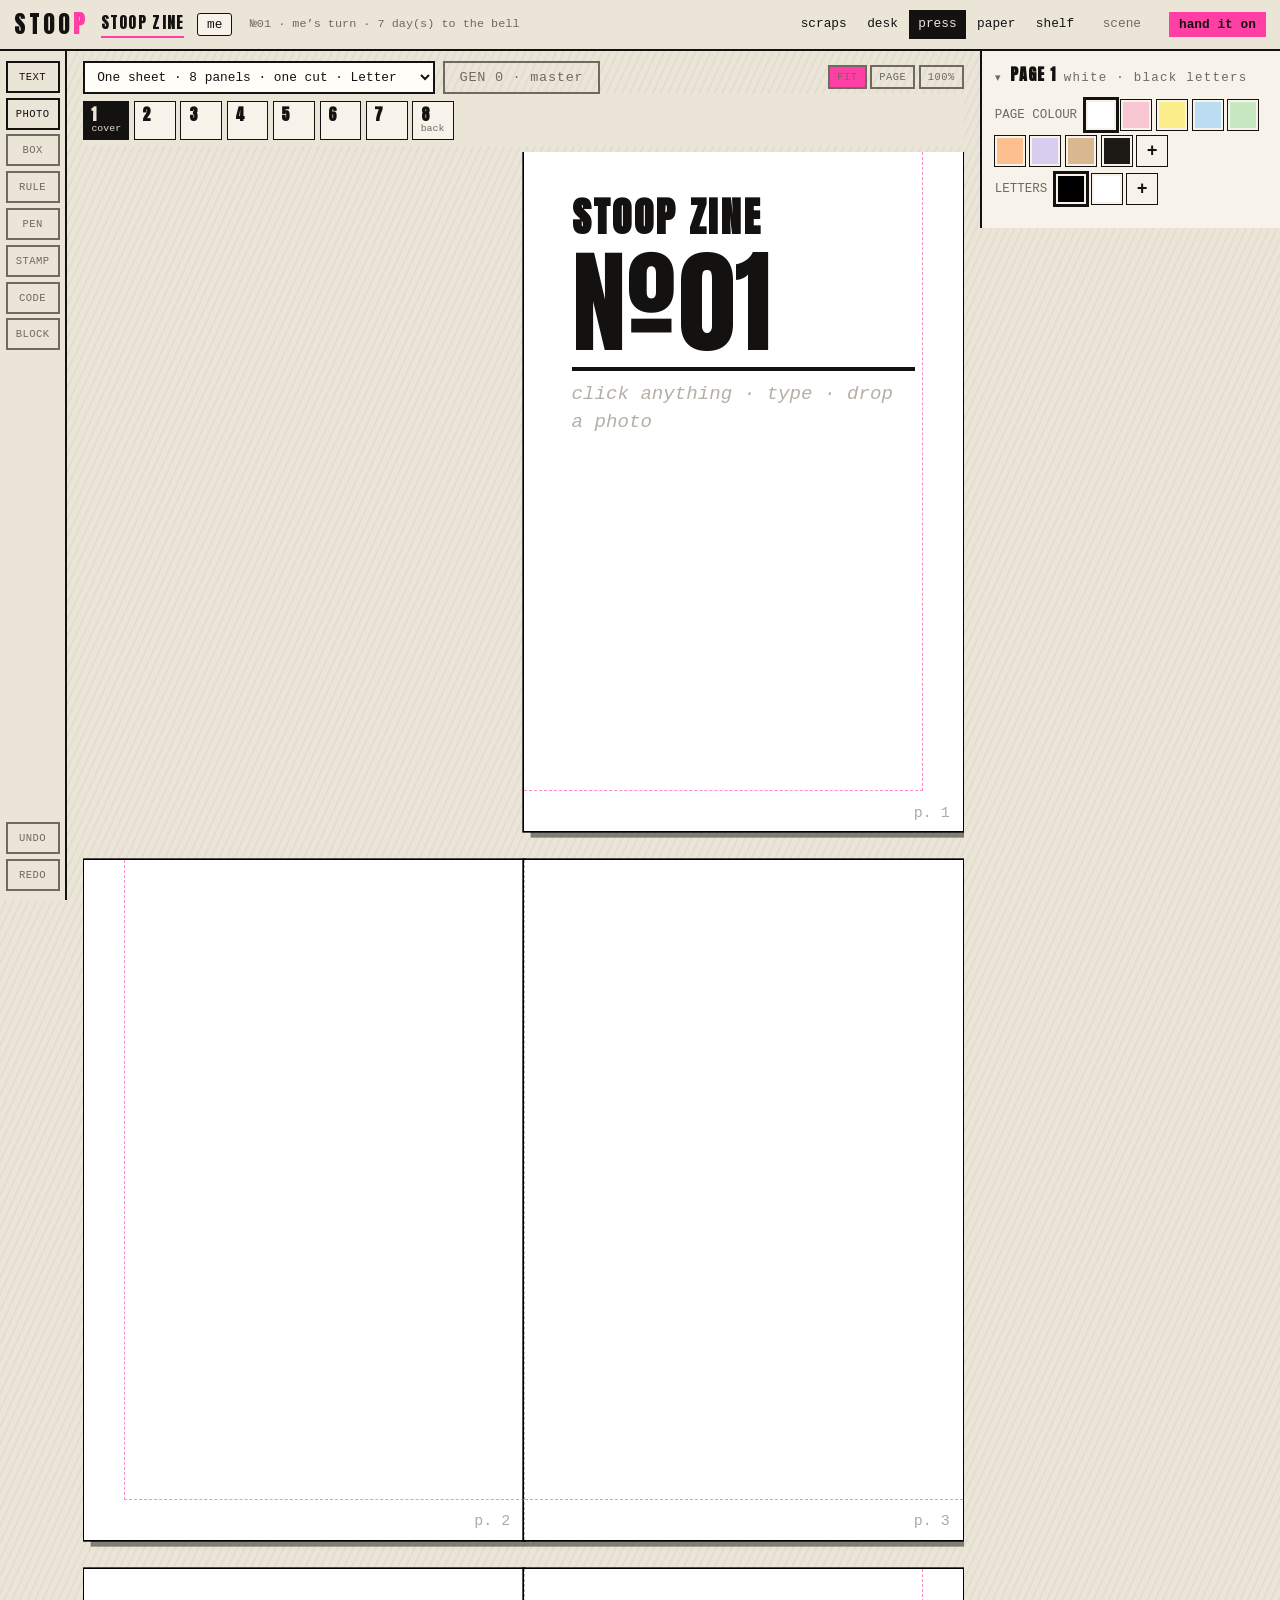
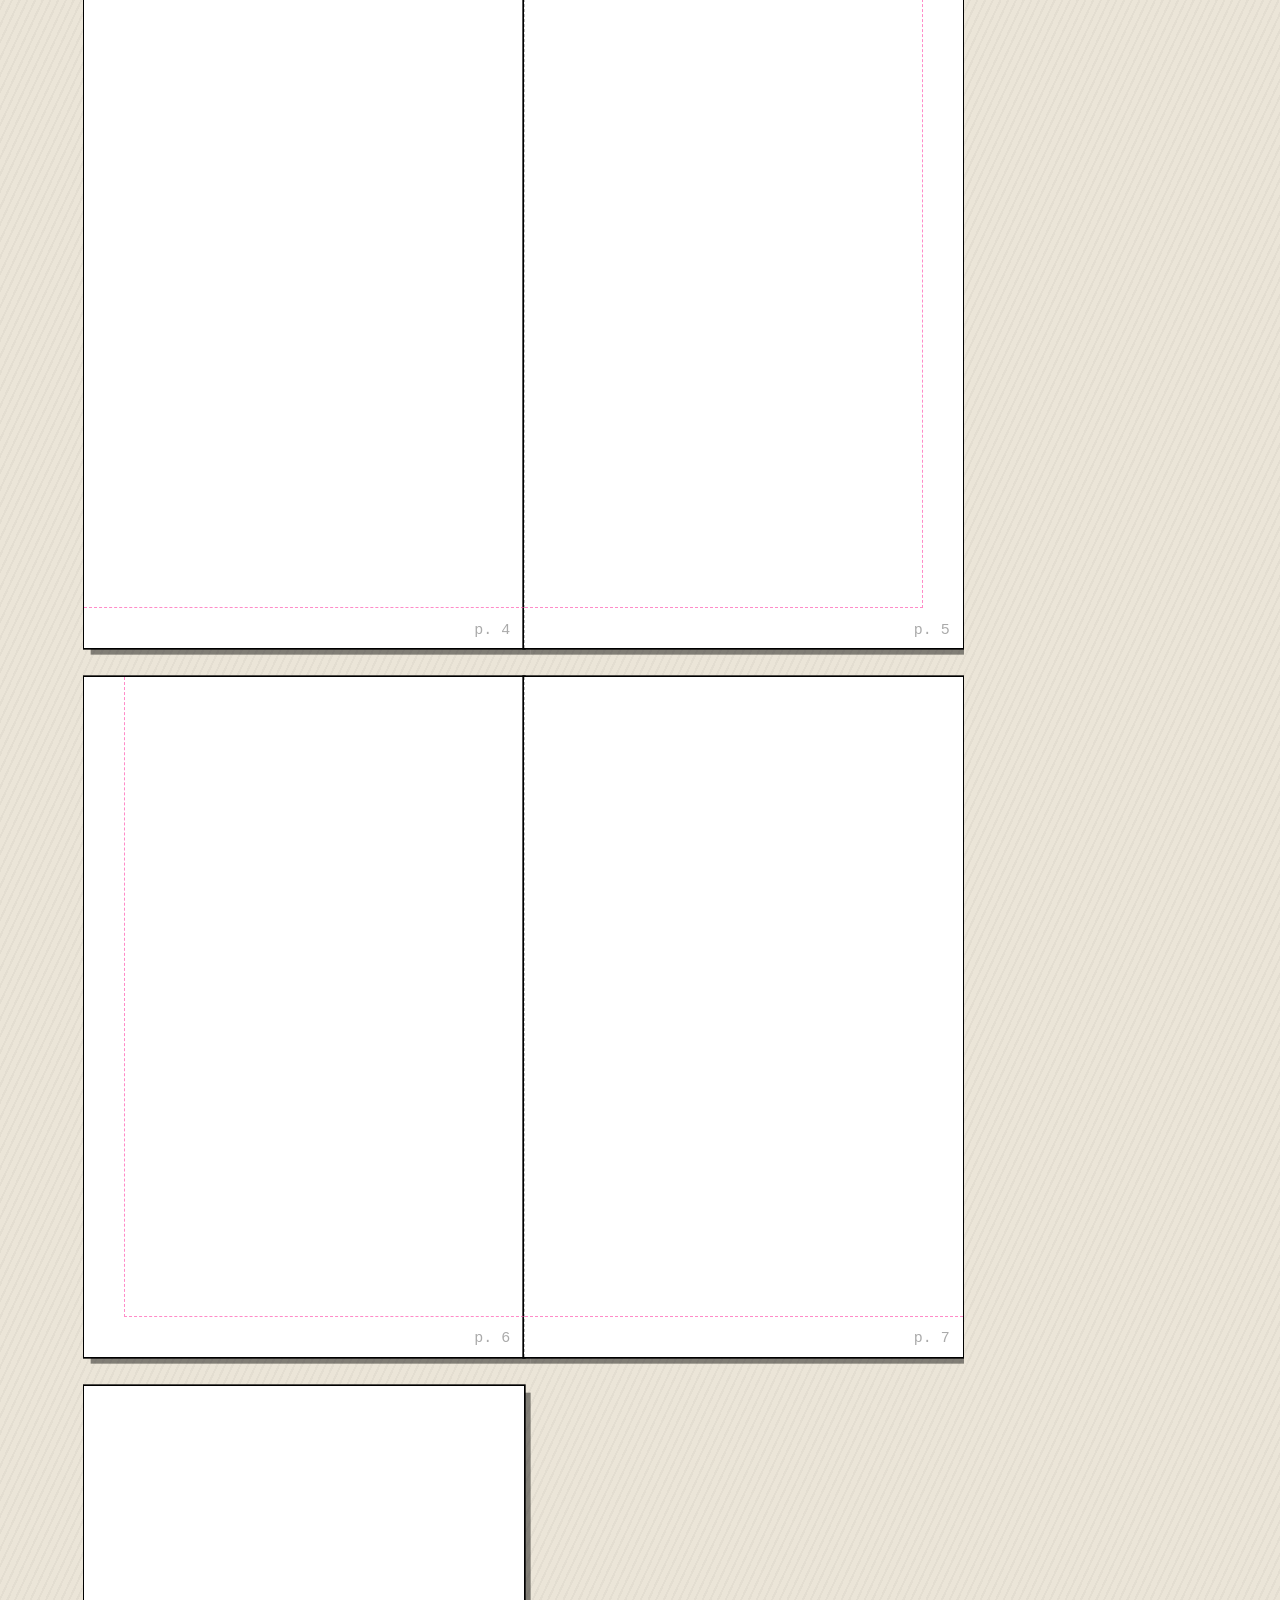
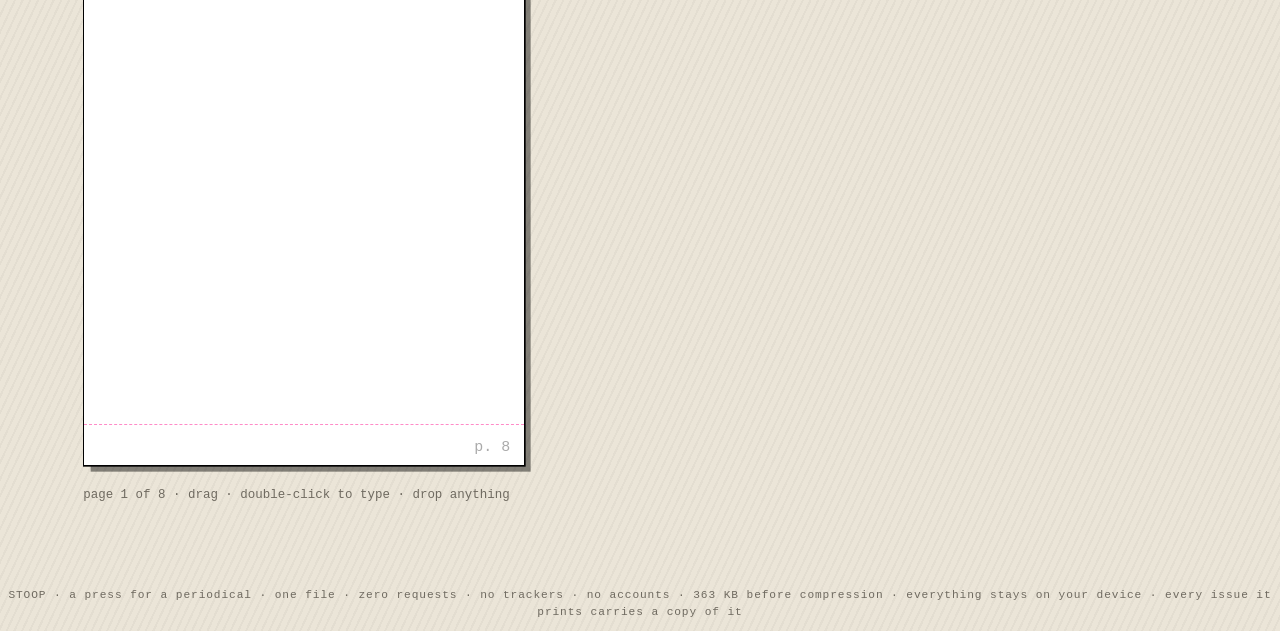
<file: index.html>
<!doctype html>
<html lang="en">
<head>
<meta charset="utf-8">
<meta name="viewport" content="width=device-width, initial-scale=1">
<meta name="description" content="A press for a periodical: submit pieces, assemble an issue at the desk, impose it for paper, and keep every back issue on the shelf. Each exported issue carries the press inside it. Local-first, no accounts, no server.">
<title>STOOP — a press for a periodical</title>
</head>
<body>
<!-- stoop: a press for a periodical — pieces, a desk, a shelf, and an imposed sheet. every issue it exports is the reading view, the sheet, the archive, and a working press for the next one. one file, zero requests. -->
<style>
@font-face{font-family:Anton;font-display:block;src:url([data-uri]) format("woff")}
@font-face{font-family:Knewave;font-display:block;src:url([data-uri]) format("woff")}
  
  :root{
    --bg:#ebe5d8; --bg2:#e0d9ca; --fg:#141210; --ink:#141210;
    --spot:#ff3fa4; --link:#141210; --grey:#6f6a60; --paper:#f7f3ea;
    --red:#d63c3c;
  }
  *{box-sizing:border-box}
  html,body{margin:0;padding:0}
  body{background:var(--bg);color:var(--fg);font-family:ui-sans-serif,system-ui,'Helvetica Neue',Arial,sans-serif;line-height:1.45;
    background-image:repeating-linear-gradient(115deg,rgba(20,18,16,.035) 0 2px,transparent 2px 7px)}
  ::selection{background:var(--spot);color:#fff}

  
  header.chrome{position:sticky;top:0;z-index:30;background:var(--bg);border-bottom:2px solid var(--fg);
    display:flex;flex-wrap:wrap;align-items:center;gap:.4rem .8rem;padding:.45rem .9rem}
  .wordmark{font-family: Anton, Impact, sans-serif;font-size:1.5rem;letter-spacing:.12em;color:var(--fg);text-decoration:none}
  .wordmark b{color:var(--spot)}
  .barzine{font-family: Anton, Impact, sans-serif;font-size:1rem;letter-spacing:.08em;color:var(--fg);text-decoration:none;border-bottom:2px solid var(--spot);padding-bottom:1px}
  .cycleline{font-family:'Courier New',monospace;font-size:.74rem;color:var(--grey);text-decoration:none;margin-left:.3rem;white-space:nowrap}
  .cycleline:hover{color:var(--fg)}
  .cycleline:empty{display:none}
  nav.chrome-nav{display:flex;flex-wrap:wrap;gap:.15rem;margin-left:auto;align-items:center}
  nav.chrome-nav .gear{margin-left:.5rem;color:var(--grey)}
  .phonetabs{display:none}
  nav.chrome-nav a,nav.chrome-nav button{font-family:'Courier New',monospace;font-size:.8rem;color:var(--link);background:none;text-decoration:none;padding:.25rem .5rem;border:1px solid transparent;cursor:pointer}
  nav.chrome-nav a:hover,nav.chrome-nav button:hover{border-color:var(--link)}
  nav.chrome-nav a.here{color:var(--bg);background:var(--fg);border-color:var(--fg)}
  .chrome .verb{font-family:'Courier New',monospace;font-size:.8rem;color:var(--fg);border:1px solid var(--spot);background:var(--spot);margin-left:.4rem;padding:.25rem .55rem;font-weight:bold;cursor:pointer}
  .chrome .verb:hover{background:var(--fg);color:#fff;border-color:var(--fg)}

  main{margin:0;padding:0}

  
  section[data-view]{display:none}
  
  section[data-view="press"]{display:grid;grid-template-columns:4.2rem minmax(0,1fr) 300px;align-items:start}
  body.landing section[data-view="press"]{display:none}
  section[data-view="issue"].on{display:block;max-width:960px;margin:0 auto;padding:1rem .9rem 4rem;animation:flick .12s steps(2) 1}
  section[data-view]:not([data-view="press"]):not([data-view="issue"]).on{display:block;position:fixed;top:var(--barh,0);right:0;bottom:0;
    width:min(540px,100vw);z-index:35;overflow-y:auto;background:var(--bg);border-left:3px solid var(--fg);box-shadow:-6px 0 0 rgba(20,18,16,.12);
    padding:1rem .9rem 3rem;animation:slide .14s ease-out}
  @keyframes slide{from{transform:translateX(24px);opacity:.6}to{transform:none;opacity:1}}
  @keyframes flick{0%{opacity:.4}100%{opacity:1}}
  .scrim{display:none;position:fixed;left:0;right:0;bottom:0;top:var(--barh,0);z-index:33;background:rgba(20,18,16,.28)}
  body[data-drawer] .scrim{display:block}
  section[data-view] .view-head{display:flex;flex-wrap:wrap;align-items:baseline;gap:.4rem 1rem}
  section[data-view] .view-head h1{margin:0}
  section[data-view] .view-head .view-sub{flex-basis:100%;margin-top:0}
  .drawer-close{margin-left:auto}

  h1,h2,h3{font-family: Anton, Impact, sans-serif;letter-spacing:.06em;line-height:1.05;margin:.4rem 0}
  a{color:var(--link)}
  .tag{display:inline-block;font-family:'Courier New',monospace;font-size:.7rem;letter-spacing:.15em;text-transform:uppercase;
    border:1px solid var(--fg);padding:.1rem .5rem;margin:0}
  .tag.cold{border-color:var(--link);color:var(--link)}

  
  .paper{background:var(--paper);color:var(--ink);padding:1.1rem 1.2rem;margin:1rem 0;border:2px solid var(--ink);
    box-shadow:5px 5px 0 rgba(0,0,0,.55);position:relative;
    background-image:repeating-linear-gradient(115deg,rgba(20,18,16,.045) 0 2px,transparent 2px 7px)}
  .paper h2,.paper h3{color:var(--ink)}
  .paper a{color:#155d80;font-weight:bold}
  .paper p,.paper li{font-family:'Courier New',monospace;font-size:.92rem}

  .btn{font-family:'Courier New',monospace;font-size:.85rem;background:none;border:2px solid var(--fg);color:var(--fg);
    padding:.45rem .9rem;cursor:pointer;letter-spacing:.05em}
  .btn:hover{background:var(--fg);color:#fff}
  .btn[disabled]{border-color:var(--grey);color:var(--grey);cursor:not-allowed}
  .btn.done,.btn.on{background:var(--spot);border-color:var(--spot);color:var(--fg)}
  .btn.done:hover,.btn.on:hover{background:var(--fg);border-color:var(--fg);color:#fff}
  .btn.danger{border-color:var(--red);color:var(--red)}
  .btn.danger:hover{background:var(--red);color:var(--bg)}
  .paper .btn{border-color:var(--ink);color:var(--ink)}
  .paper .btn:hover{background:var(--ink);color:var(--paper)}
  .paper .btn.done,.paper .btn.on{background:var(--ink);color:var(--paper)}
  .paper .btn.danger{border-color:var(--red);color:#9c2b2b}
  .paper .btn.danger:hover{background:var(--red);color:var(--paper)}

  .pageweight{font-family:'Courier New',monospace;font-size:.7rem;color:var(--grey);text-align:center;margin-top:2.2rem;letter-spacing:.08em}

.author-toggle {
  font-family: 'Courier New', monospace;
  font-size: .8rem;
  background: var(--paper);
  color: var(--fg);
  border: 1px solid var(--fg);
  padding: .2rem .55rem;
  cursor: pointer;
  border-radius: 3px;
  display: inline-flex;
  align-items: center;
  gap: .3rem;
}
.author-toggle:hover {
  background: var(--fg);
  color: #fff;
}
.view-head {
  margin-bottom: 1.2rem;
  border-bottom: 1px dashed var(--grey);
  padding-bottom: .6rem;
}
.view-head h1 {
  font-size: 2.2rem;
  margin: 0;
  color: var(--fg);
  letter-spacing: .08em;
}

.view-sub {
  font-family: ui-sans-serif, system-ui, 'Helvetica Neue', Arial, sans-serif;
  font-size: .9rem;
  color: var(--grey);
  margin: .3rem 0 0;
}
.hint, .paper .hint {
  font-family: ui-sans-serif, system-ui, 'Helvetica Neue', Arial, sans-serif;
  font-size: .88rem;
  line-height: 1.45;
  color: #57524a;
  margin: .6rem 0 0;
}
.paper h2 { font-size: 1.15rem; margin: 0 0 .6rem; }
.paper .form-row + .form-row { margin-top: .6rem; }
.cardgrid { display: grid; grid-template-columns: auto minmax(0, 1fr); gap: .35rem .6rem; align-items: center; margin: .4rem 0 .6rem; }
.cardgrid .sub { white-space: nowrap; }
.sub {
  font-family: 'Courier New', monospace;
  font-size: .78rem;
  color: var(--grey);
}
.text-input, .select-input, .textarea-input {
  font-family: 'Courier New', monospace;
  font-size: .88rem;
  background: #fffdf8;
  color: var(--ink);
  border: 2px solid var(--ink);
  padding: .45rem .65rem;
  box-sizing: border-box;
}
.text-input:focus, .select-input:focus, .textarea-input:focus {
  outline: 2px solid var(--spot);
}
.text-input { flex: 1; min-width: 160px; }
.select-input { min-width: 110px; cursor: pointer; }
.textarea-input { width: 100%; resize: vertical; }

.form-row {
  display: flex;
  gap: .5rem;
  flex-wrap: wrap;
  align-items: center;
}
.form-grid {
  display: flex;
  flex-direction: column;
  gap: .6rem;
}
.filter-row {
  display: flex;
  gap: .35rem;
  align-items: center;
  flex-wrap: wrap;
  margin-top: .8rem;
  padding-top: .6rem;
  border-top: 1px dashed rgba(20,18,16,.2);
}
.chip {
  font-family: 'Courier New', monospace;
  font-size: .72rem;
  background: none;
  border: 1px solid var(--ink);
  color: var(--ink);
  padding: .15rem .45rem;
  cursor: pointer;
  text-transform: lowercase;
}
.chip:hover, .chip.on {
  background: var(--ink);
  color: var(--paper);
}

.form-actions { display: flex; justify-content: flex-end; }
.btn.wide { flex: 1; min-width: 160px; }
.paper .sub { color: #57524a; }


.log-photo {
  display: block;
  width: 100%;
  max-width: 420px;
  margin: .5rem 0 .2rem;
  border: 2px solid var(--ink);
  background: #fff;
}

.phototray { display: flex; gap: .5rem; overflow-x: auto; padding: .2rem 0 .4rem; align-items: flex-start; }
.phototray:empty { display: none; }
.tray-photo { height: 56px; border: 2px solid var(--fg); background: #fff; cursor: pointer; flex: 0 0 auto; box-shadow: 2px 2px 0 rgba(20,18,16,.35); }
.tray-photo:hover { outline: 2px solid var(--spot); }

.log-stream { display: flex; flex-direction: column; gap: .7rem; margin-top: 1rem; }
.log-card {
  background: var(--paper);
  border: 1px solid var(--fg);
  border-left: 4px solid var(--spot);
  padding: .75rem .9rem;
  position: relative;
}
.log-card.author-b { border-left-color: var(--grey); }
.log-card.author-both { border-left-color: #5cd685; }
.log-meta {
  display: flex;
  justify-content: space-between;
  font-family: 'Courier New', monospace;
  font-size: .72rem;
  color: var(--grey);
  margin-bottom: .3rem;
}
.log-author { font-weight: bold; color: var(--spot); }
.author-b .log-author { color: var(--grey); }
.author-both .log-author { color: #5cd685; }
.log-body { font-family: 'Courier New', monospace; font-size: .88rem; color: var(--fg); line-height: 1.4; word-break: break-word; white-space: pre-wrap; }
.log-title { margin: .1rem 0 .35rem; font-size: 1.15rem; }
.log-del { background: none; border: none; color: var(--grey); cursor: pointer; font-size: .8rem; }
.log-del:hover { color: var(--spot); }


.person { display: flex; align-items: center; gap: .5rem; margin-bottom: .4rem; }
.person .text-input { flex: 1; }
.person .sub { min-width: 6rem; font-size: .75rem; }


.sub-row { display: flex; align-items: center; gap: .6rem; border-bottom: 1px dashed var(--ink); padding: .45rem 0; font-family: 'Courier New', monospace; font-size: .85rem; }
.sub-row:last-of-type { border-bottom: none; }
.sub-row .ord { font-family: Anton, Impact, sans-serif; font-size: 1.3rem; width: 1.4rem; text-align: center; }
.sub-row .meta { flex: 1; display: flex; flex-direction: column; }
.sub-row .meta small { color: #5a5348; }
.sub-row.cut { opacity: .55; }
.sub-row.cut .meta b { text-decoration: line-through; }
.subbtn { font-family: 'Courier New', monospace; font-size: .7rem; background: none; border: 1px solid var(--ink); color: var(--ink); padding: .2rem .5rem; cursor: pointer; }
.subbtn:hover { background: var(--ink); color: var(--paper); }


.shelf-list { display: flex; flex-direction: column; }
.shelf-row { display: flex; align-items: center; gap: .6rem; flex-wrap: wrap; border-bottom: 1px dashed var(--ink); padding: .55rem 0; }
.shelf-row:last-child { border-bottom: none; }
.shelf-no { font-family: Anton, Impact, sans-serif; font-size: 1.5rem; min-width: 3rem; }
.shelf-meta { flex: 1; display: flex; flex-direction: column; font-family: 'Courier New', monospace; font-size: .85rem; min-width: 12rem; }
.shelf-meta small { color: #5a5348; }
.shelfreader { display: none; }
.shelfreader.on { display: block; }
.reader-bar { display: flex; justify-content: space-between; align-items: center; font-family: 'Courier New', monospace; font-size: .8rem; color: var(--grey); margin: 1.2rem 0 .4rem; }


.reading { background: var(--paper); color: var(--ink); border: 2px solid var(--ink); padding: 1.4rem 1.3rem; box-shadow: 5px 5px 0 rgba(0,0,0,.55); max-width: 38rem; margin: 0 auto; }
.reading img { width: 100%; margin: .6rem 0; }
.reading-head { border-bottom: 3px solid var(--ink); padding-bottom: .6rem; margin-bottom: 1rem; }
.reading-head h1 { font-size: 2.2rem; margin: 0; }
.reading-meta { font-family: 'Courier New', monospace; font-size: .75rem; margin: .3rem 0 0; }
.reading-note { border-left: 3px solid var(--ink); padding-left: .8rem; margin-bottom: 1.2rem; }
.reading-piece { margin-bottom: 1.4rem; }
.reading-piece h2 { font-size: 1.4rem; margin: 0 0 .3rem; }
.reading h2, .reading p { color: var(--ink); }
.reading p { font-family: 'Courier New', monospace; font-size: .9rem; line-height: 1.6; white-space: pre-wrap; }
.reading-foot { border-top: 1px dashed var(--ink); padding-top: .6rem; font-size: .8rem; }


.press-actions { display: flex; gap: .5rem; flex-wrap: wrap; align-items: center; }

.rail { position: sticky; top: var(--barh, 0); align-self: start; display: flex; flex-direction: column; gap: .3rem; padding: .6rem .35rem; height: calc(100vh - var(--barh, 0px)); box-sizing: border-box; border-right: 2px solid var(--fg); background: var(--bg); }
.rail .btn { width: 100%; padding: .5rem .1rem; font-size: .66rem; letter-spacing: .04em; }
.railgap { flex: 1; }
.tablebed { min-width: 0; padding: .6rem 1rem 3rem; }
.tablehead { display: flex; gap: .5rem; flex-wrap: wrap; align-items: center; }
.tablehead .select-input { font-size: .8rem; padding: .35rem .5rem; min-width: 0; max-width: 22rem; }
.zoom { margin-left: auto; display: flex; gap: .2rem; }
.btn.tiny { font-size: .65rem; padding: .25rem .45rem; }
.pagestrip { display: flex; gap: .3rem; overflow-x: auto; padding: .45rem 0 .35rem; scrollbar-width: thin; position: sticky; top: var(--barh, 0); z-index: 5; background: var(--bg); }
.pchip { font-family: 'Courier New', monospace; font-size: .68rem; color: var(--fg); background: var(--paper); border: 1px solid var(--fg); padding: .25rem .45rem .3rem; min-width: 2.6rem; max-width: 7.5rem; flex: none; display: flex; flex-direction: column; align-items: flex-start; gap: .05rem; cursor: pointer; position: relative; text-align: left; touch-action: none; user-select: none; }
.pchip b { font-family: Anton, Impact, sans-serif; font-size: 1rem; letter-spacing: .04em; line-height: 1; }
.pchip small { max-width: 6.5rem; white-space: nowrap; overflow: hidden; text-overflow: ellipsis; color: var(--grey); font-size: .62rem; }
.pchip small:empty::before { content: '\00a0'; }
.pchip.here { background: var(--fg); color: var(--bg); }
.pchip.here small { color: var(--bg2); }
.pchip .dot { position: absolute; right: 3px; top: 3px; width: 9px; height: 9px; border: 1px solid var(--fg); }
.pchip.dragging { opacity: .45; }
.pchip.drop { outline: 3px solid var(--spot); outline-offset: -1px; }
.palettes:empty { display: none; }
.addhint { margin: .3rem 0 0; }
.fitmeter { font-family: 'Courier New', monospace; font-size: .8rem; border: 1px solid var(--fg); color: var(--fg); background: var(--paper); padding: .35rem .6rem; margin: 0; }
.fitmeter:empty { display: none; }
.fitmeter.bad { background: var(--red); color: #fff; border-color: var(--red); }
.sheetzone { margin-top: .4rem; overflow-x: auto; padding-bottom: 1rem; }
.sheetwrap { margin-bottom: 1.2rem; width: max-content; }
.sheetlabel { font-family: 'Courier New', monospace; font-size: .7rem; color: var(--grey); letter-spacing: .1em; text-transform: uppercase; margin-bottom: .25rem; }
.sheet {
  zoom: var(--fit, 1);
  background: #fff; color: var(--ink);
  display: grid;
  grid-template-columns: repeat(var(--cols, 4), 1fr);
  grid-template-rows: repeat(var(--rows, 2), 1fr);
  box-shadow: 0 0 0 1px #000, 8px 8px 0 rgba(0,0,0,.6);
}
.panel { border: 1px dashed #bbb; padding: .28in .3in; overflow: hidden; position: relative; background: #fff; box-sizing: border-box; display: flex; flex-direction: column; }
.panel.flip { transform: rotate(180deg); }

.panel.photofill .panel-photo { position: absolute; inset: 0; width: 100%; height: 100%; max-height: none; object-fit: cover; margin: 0; }
.panel.photofill > h3, .panel.photofill > .no, .panel.photofill > .rule, .panel.photofill > .body, .panel.photofill > .addr { position: relative; z-index: 1; }
.panel.letterswhite > h3, .panel.letterswhite > .body, .panel.letterswhite > .no, .panel.letterswhite .addr span { color: #fff; }
.panel.letterswhite > .rule { border-top-color: #fff; }
.panel.lettersink > h3, .panel.lettersink > .body, .panel.lettersink > .no, .panel.lettersink .addr span { color: var(--letters); }
.panel.lettersink > .rule { border-top-color: var(--letters); }

.panel, .panel * { -webkit-print-color-adjust: exact; print-color-adjust: exact; }
.panel.over { outline: 2px solid var(--red); outline-offset: -2px; }
.panel h3 { font-family: Anton, Impact, sans-serif; font-size: 20px; margin: 0 0 6px; text-transform: uppercase; color: var(--ink); outline: none; }
.panel .body { font-family: 'Courier New', monospace; font-size: 11.5px; line-height: 1.45; color: var(--ink); outline: none; white-space: pre-wrap; flex: 1; overflow: hidden; }
.panel .pgtag { position: absolute; bottom: 4px; right: 8px; font-size: 9px; color: #aaa; font-family: 'Courier New', monospace; }
.panel .fitwarn:not(:empty) { position: absolute; bottom: 3px; left: 6px; font-family: 'Courier New', monospace; font-size: 9px; background: var(--red); color: #fff; padding: 1px 4px; }
.panel-photo { display: block; width: 100%; max-height: 46%; object-fit: contain; object-position: left top; margin: 0 0 5px; }
.panel-unpic { position: absolute; top: 3px; right: 5px; background: #fff; border: 1px solid var(--ink); color: var(--ink); font-size: 10px; line-height: 1; padding: 2px 4px; cursor: pointer; }
.cover h3 { font-size: 24px; }
.cover .no { font-family: Anton, Impact, sans-serif; font-size: 68px; line-height: .9; color: var(--ink); margin: 2px 0; }
.cover .no span { outline: none; }
.cover .rule { border-top: 3px solid var(--ink); margin: 6px 0; }
.backcover .body { font-size: 10.5px; }
.addr { display: flex; align-items: center; gap: 6px; margin-top: auto; }
.addr .qr { width: 64px; height: 64px; image-rendering: pixelated; }
.addr span { font-family: 'Courier New', monospace; font-size: 8.5px; overflow-wrap: anywhere; }
.addr .reply { display: block; font-size: 7.5px; opacity: .8; }


.pages { display: flex; flex-direction: column; gap: 1.1rem; width: max-content; margin: 0 auto; zoom: var(--fit, 1); }
.spread { display: flex; width: calc(2 * var(--pw)); }
.spread.cover { justify-content: flex-end; }
.spread.backcover { justify-content: flex-start; }
.pages .panel { width: var(--pw); height: var(--ph); flex: none; border: none; box-shadow: 0 0 0 1px #000, 4px 4px 0 rgba(0,0,0,.45); }
.spread .panel + .panel { box-shadow: 0 0 0 1px #000, 4px 4px 0 rgba(0,0,0,.45); border-left: 1px dashed #bbb; }


.pages[data-gen="1"] .panel:not(:focus-within), .sheet[data-gen="1"] .panel { filter: url(#gen1); }
.pages[data-gen="2"] .panel:not(:focus-within), .sheet[data-gen="2"] .panel { filter: url(#gen2); }
.pages[data-gen="3"] .panel:not(:focus-within), .sheet[data-gen="3"] .panel { filter: url(#gen3); }
#genbtn.on { background: var(--fg); color: #fff; border-color: var(--fg); }


.testnum { display: none; position: absolute; inset: 0; background: #fff; z-index: 2; align-items: center; justify-content: center; flex-direction: column; gap: 6px; }
.testnum b { font-family: Anton, Impact, sans-serif; font-size: 140px; color: var(--ink); }
.testnum small { font-family: 'Courier New', monospace; font-size: 12px; color: #666; }
.reprintzone.testing .testnum { display: flex; }

.foldguide { margin-top: .8rem; }
.foldguide summary { font-family: ui-sans-serif, system-ui, 'Helvetica Neue', Arial, sans-serif; font-size: .88rem; color: var(--ink); cursor: pointer; padding: .3rem 0; }
.fold-steps { font-family: ui-sans-serif, system-ui, 'Helvetica Neue', Arial, sans-serif; font-size: .88rem; line-height: 1.5; padding-left: 1.2rem; }
.fold-steps li { margin-bottom: .5rem; }


.reprintzone { display: none; }



.handscrim, .handsheet { display: none; }
body.handing .handscrim { display: block; position: fixed; inset: 0; z-index: 47; background: rgba(20,18,16,.55); }
body.handing .handsheet { display: block; position: fixed; z-index: 48; left: 50%; top: 50%; transform: translate(-50%, -50%);
  width: min(92vw, 420px); max-height: 92vh; overflow-y: auto; background: var(--paper); color: var(--ink);
  border: 3px solid var(--ink); box-shadow: 6px 6px 0 var(--ink); padding: .9rem 1rem 1rem; }
.hand-head { display: flex; align-items: baseline; gap: .6rem; margin-bottom: .6rem; }
.hand-head b { font-family: Anton, Impact, sans-serif; font-size: 1.6rem; letter-spacing: .02em; }
.hand-head span { flex: 1; font-family: Anton, Impact, sans-serif; font-size: 1rem; overflow: hidden; text-overflow: ellipsis; white-space: nowrap; }
.hand-code { background: #fff; padding: 0; }
.handqr { display: block; width: 100%; height: auto; }
.hand-addr { font-family: 'Courier New', monospace; font-size: .9rem; word-break: break-all; text-align: center; margin: .5rem 0 .2rem; }
.hand-verbs { margin-top: .7rem; }
.toast-undo { font: inherit; background: var(--fg); color: var(--spot); border: 0; margin-left: .7rem; padding: .1rem .5rem; cursor: pointer; }
.toast { position: fixed; left: 50%; bottom: 1.2rem; transform: translateX(-50%); background: var(--spot); color: var(--fg); font-family: 'Courier New', monospace; font-size: .85rem; font-weight: bold; padding: .5rem .9rem; border: 2px solid var(--fg); box-shadow: 3px 3px 0 var(--fg); display: none; z-index: 50; }

@media print {
  body { background: #fff; color: #000; }
  header.chrome, main, .pageweight, .toast, .handsheet, .handscrim { display: none !important; }
  body.reprinting .reprintzone { display: block !important; }
  .reprintzone .sheetwrap { margin: 0; break-after: page; page-break-after: always; }
  .reprintzone .sheetwrap:last-child { break-after: auto; page-break-after: auto; }
  .reprintzone .sheetlabel { display: none !important; }
  .reprintzone .sheet { box-shadow: none; zoom: 1; }
  .reprintzone .panel { border-color: #eee; }
}


body.landing header.chrome { display: none; }
body.landing main { padding-top: 2.4rem; }
.landing-tail { max-width: 38rem; margin: 2.2rem auto 0; }
.landing-note { font-family: 'Courier New', monospace; font-size: .9rem; color: var(--fg); line-height: 1.6; border-left: 3px solid var(--spot); padding-left: .9rem; }
.landing-verbs { display: flex; gap: .6rem; flex-wrap: wrap; margin-top: 1.2rem; }
.btn.big { font-size: 1rem; padding: .8rem 1.2rem; }
.btn.quiet { border-color: var(--grey); color: var(--grey); }
.btn.quiet:hover { background: var(--grey); color: var(--bg); }


.panel.dropping { outline: 3px dashed var(--spot); outline-offset: -3px; }


#sheetzone .cover .body:empty::before { content: 'click anything · type · drop a photo'; color: #b5b0a6; font-style: italic; }
#sheetzone .panel h3:empty::before { content: '\00a0'; }


.flash { position: fixed; inset: 0; pointer-events: none; z-index: 60; opacity: 0;
  background: linear-gradient(90deg, transparent 0%, rgba(255,255,255,.0) 35%, rgba(255,255,255,.85) 50%, rgba(255,255,255,.0) 65%, transparent 100%);
  background-size: 300% 100%; }
.flash.go { animation: lamp .55s ease-in-out 1; }
@keyframes lamp { 0% { opacity: 1; background-position: 100% 0; } 100% { opacity: 1; background-position: 0% 0; } }
.barzine[contenteditable]:focus { outline: none; background: var(--spot); padding: 0 .3rem; }


:focus-visible { outline: 3px solid var(--spot); outline-offset: 2px; }
.panel :focus-visible, .el :focus-visible { outline: 2px dashed var(--red); outline-offset: 1px; }
.barzine[contenteditable]:focus-visible { outline: 3px solid var(--fg); outline-offset: 1px; }


.readtoggle { display: flex; gap: .4rem; justify-content: center; margin: 0 auto .8rem; }
.read-meta { font-family: 'Courier New', monospace; font-size: .75rem; color: var(--grey); text-align: center; margin: 0 0 .9rem; }
.readrun { padding: 0 6px 1.2rem; }
@media print { .elmissing { visibility: hidden; } }
.reading-fig { margin: .6rem 0; }
.reading-fig figcaption { font-family: 'Courier New', monospace; font-size: .8rem; }
.shelfnudge:empty { display: none; }


.pasteup { position: absolute; inset: 0; pointer-events: none; z-index: 3; }

.el { position: absolute; pointer-events: auto; box-sizing: border-box; cursor: grab; touch-action: none; }
.el:active { cursor: grabbing; }
.el.sel { outline: 1px dashed var(--red); outline-offset: 2px; }

.el-box { border: 2px solid var(--ink); }
.el-box.inkwhite { background: var(--ink); border-color: var(--ink); }
.elrule { width: 100%; height: 100%; background: var(--ink); min-height: 2px; }
.elphoto { width: 100%; height: 100%; object-fit: contain; display: block; }
.elphoto.fill { object-fit: cover; }
.elqr { width: 100%; height: 100%; display: block; color: var(--ink); }
.elmissing { width: 100%; height: 100%; border: 1px dashed #999; color: #999; font: 9px 'Courier New', monospace; display: flex; align-items: center; justify-content: center; }

.eltext { width: 100%; height: 100%; overflow: hidden; outline: none; color: var(--ink); white-space: pre-wrap; }
.eltext.knock { background: var(--ink); color: #fff; padding: 2px 4px; }


.v-type { font-family: 'Courier New', monospace; line-height: 1.45; }
.v-head { font-family: Anton, Impact, sans-serif; line-height: 1; text-transform: uppercase; }
.v-marker { font-family: Knewave, Anton, Impact, sans-serif; line-height: 1.3; }
.rm { display: inline-block; }

.v-stencil { font-family: Anton, Impact, sans-serif; line-height: 1; text-transform: uppercase;
  -webkit-mask-image: repeating-linear-gradient(180deg, #000 0 .42em, transparent .42em .5em); mask-image: repeating-linear-gradient(180deg, #000 0 .42em, transparent .42em .5em); }
.v-ransom { line-height: 1.5; }

.v-sans { font-family: Arial, Helvetica, 'Liberation Sans', sans-serif; line-height: 1.3; }
.v-serif { font-family: 'Times New Roman', Times, 'Liberation Serif', serif; line-height: 1.35; }
.v-own { font-family: Arial, Helvetica, sans-serif; line-height: 1.3; }
.eltext.caps { text-transform: uppercase; }
.eltext.nocaps { text-transform: none; }
.eltext.al-center { text-align: center; }
.eltext.al-right { text-align: right; }

.eltext.outline, .eltext.outline .rn { color: transparent; -webkit-text-stroke: .045em var(--ink); }
.eltext.knock.outline, .eltext.outline .rn.inv { -webkit-text-stroke-color: #fff; }

.el.inkpaper .eltext.knock, .el.inkpaper .rn.inv { color: #000; }
.el.inkpaper .eltext.knock.outline, .el.inkpaper .eltext.outline .rn.inv { color: transparent; -webkit-text-stroke-color: #000; }
.voicesel { font: inherit; font-size: .8rem; border: 2px solid var(--fg); background: #fff; color: var(--fg); padding: .3rem .4rem; cursor: pointer; }



.elstamp { width: 100%; height: 100%; position: relative; color: var(--ink); container-type: size; }
.stampsvg { position: absolute; inset: 0; width: 100%; height: 100%; display: block; }

.el-draw { color: var(--ink); }
.drawsvg, .penlive svg { position: absolute; inset: 0; width: 100%; height: 100%; display: block; overflow: visible; }
.drawsvg polyline, .penlive polyline { vector-effect: non-scaling-stroke; }
.penlive { position: absolute; inset: 0; pointer-events: none; z-index: 4; color: var(--ink); }
body[data-pen] #sheetzone .panel, body[data-pen] #sheetzone .el { cursor: crosshair; touch-action: none; }
body[data-pen] #sheetzone .el .eltext { pointer-events: none; }
.rail .btn.on { background: var(--fg); color: var(--bg); }

.kitstamp { position: relative; display: inline-flex; align-items: flex-start; }
.kitstamp .stampbtn { overflow: hidden; }
.kitstamp .stampbtn .el { cursor: inherit; pointer-events: none; }
.kitstamp .log-del { position: absolute; top: -6px; right: -6px; font-size: .7rem; padding: 0 .25rem; background: var(--bg); }
.stamptext { position: absolute; inset: 0; display: flex; align-items: center; justify-content: center; font-family: Anton, Impact, sans-serif; text-transform: uppercase; font-size: 1px; white-space: nowrap; }
.el-stamp .stamptext { font-size: 62cqh; }
.stamps { display: none; gap: .5rem; flex-wrap: wrap; align-items: center; margin: .2rem 0 .6rem; }
.stamps.on { display: flex; }
.stampbtn { height: 34px; width: auto; background: #fff; border: 2px solid var(--fg); color: var(--ink); cursor: pointer; position: relative; padding: 0; box-shadow: 2px 2px 0 rgba(20,18,16,.35); }
.stampbtn .stamptext { font-size: 20px; }
.stampbtn:hover { outline: 2px solid var(--spot); }


.rn { display: inline-block; padding: 0 1px; }
.rn.f0 { font-family: Anton, Impact, sans-serif; }
.rn.f1 { font-family: 'Times New Roman', Times, serif; font-weight: bold; }
.rn.f2 { font-family: 'Courier New', Courier, monospace; font-weight: bold; }
.rn.f3 { font-family: Arial, Helvetica, sans-serif; font-weight: bold; font-style: italic; }
.rn.inv { background: var(--ink); color: #fff; padding: 0 3px; }


.h { position: absolute; width: 11px; height: 11px; background: #fff; border: 2px solid var(--red); pointer-events: auto; }
.h-size { right: -6px; bottom: -6px; cursor: nwse-resize; }
.h-rot { left: 50%; top: -20px; margin-left: -6px; border-radius: 50%; cursor: grab; }
.h-rot::after { content: ''; position: absolute; left: 50%; top: 9px; width: 1px; height: 10px; background: var(--red); }


.inspector { font-family: 'Courier New', monospace; font-size: .8rem; color: var(--grey); margin: 0; }
.inspector:empty { display: none; }
.inspector.on { color: var(--fg); background: var(--paper); border-left: 2px solid var(--fg); padding: .7rem .8rem 1rem; width: 300px; box-sizing: border-box; position: sticky; top: var(--barh, 0); align-self: start; max-height: calc(100vh - var(--barh, 0px)); overflow-y: auto; }
.insp-head { display: flex; align-items: baseline; gap: .6rem; margin-bottom: .3rem; }
.insp-head b { font-family: Anton, Impact, sans-serif; letter-spacing: .06em; font-size: 1rem; }
.insp-head .sub { flex: 1; }
.sheetdone { margin-left: auto; }

.group { border-top: 1px dashed var(--grey); padding: .3rem 0 .5rem; }
.group summary { font-family: 'Courier New', monospace; font-size: .66rem; letter-spacing: .12em; color: var(--grey); cursor: pointer; list-style: none; padding: .25rem 0; display: flex; align-items: baseline; gap: .5rem; }
.group summary::-webkit-details-marker { display: none; }
.group summary::before { content: '\25B8'; }
.group[open] summary::before { content: '\25BE'; }
.group summary b { font-family: Anton, Impact, sans-serif; letter-spacing: .06em; font-size: 1rem; color: var(--fg); }
.groupbody { display: flex; flex-wrap: wrap; gap: .35rem; align-items: center; padding-top: .35rem; }
.groupbody .voicesel, .groupbody .text-input { flex: 1 1 100%; }
.groupbody .swatches { flex-basis: 100%; margin-top: .2rem; }
.sheetfoot { border-top: 1px dashed var(--grey); padding-top: .6rem; margin-top: .2rem; }
.inspector.page { padding-top: .5rem; }
.inspector.page .group { border-top: 0; padding-top: 0; }
#ransomtext { margin-top: .5rem; width: 100%; }

.swatches { display: flex; flex-wrap: wrap; gap: .35rem; align-items: center; margin-top: .5rem; }
.swatches .sub { margin-right: .2rem; }
.swatch { width: 30px; height: 30px; border: 2px solid var(--paper); outline: 1px solid var(--fg); padding: 0; cursor: pointer; }
.swatch.on { outline: 3px solid var(--fg); }
.swatch.pick { position: relative; display: inline-flex; align-items: center; justify-content: center; font: bold 18px/1 'Courier New', monospace; background: var(--paper); color: var(--fg); box-sizing: border-box; }
.swatch.pick input { position: absolute; inset: 0; width: 100%; height: 100%; opacity: 0; cursor: pointer; border: 0; padding: 0; }
@media (pointer: coarse) { .swatch { width: 34px; height: 34px; } }


@media print {
  .h, .rail, .inspector, .phototray, .pagestrip, .phonetabs, .tablehead { display: none !important; }
  .el.sel { outline: none !important; }
}


.el .eltext { pointer-events: none; }
.el.editing .eltext { pointer-events: auto; cursor: text; }
.el.editing { outline: 2px solid var(--ink); outline-offset: 2px; }


.eltext { height: auto; min-height: 100%; }
.v-ransom { line-height: 1.25; }


.reach { position: absolute; pointer-events: none; border: 0 dashed rgba(255, 63, 164, .6); z-index: 4; }

  
  
  @media (max-width: 640px){
    header.chrome{gap:.3rem .5rem;padding:.4rem .6rem;flex-wrap:nowrap}
    .wordmark,nav.chrome-nav,.cycleline{display:none}
    .toast{bottom:7.4rem}
    .barzine{font-size:1.1rem;flex:1 1 auto;min-width:0;overflow:hidden;text-overflow:ellipsis;white-space:nowrap}
    .chrome .verb{margin-left:auto;padding:.35rem .6rem;font-size:.75rem;white-space:nowrap}
    .phonetabs{display:flex;position:fixed;left:0;right:0;bottom:0;z-index:45;background:var(--bg);border-top:3px solid var(--fg);height:3.4rem}
    .phonetabs a{flex:1;text-align:center;font-family:'Courier New',monospace;font-size:.68rem;letter-spacing:.05em;color:var(--fg);text-decoration:none;padding:.65rem 0;border-right:1px solid var(--bg2)}
    .phonetabs a.here{background:var(--fg);color:var(--bg)}
    body.landing .phonetabs{display:none}
    section[data-view="press"]{display:block}
    .rail{position:fixed;left:0;right:0;bottom:3.4rem;top:auto;z-index:25;height:3.2rem;flex-direction:row;overflow-x:auto;padding:.35rem .5rem;gap:.35rem;border:0;border-top:2px solid var(--fg);scrollbar-width:none}
    .rail::-webkit-scrollbar{display:none}
    .rail .btn{width:auto;white-space:nowrap;padding:.5rem .7rem;font-size:.75rem;flex:none}
    .railgap{display:none}
    .tablebed{padding:.4rem .5rem 7.5rem}
    .tablehead{flex-wrap:nowrap;overflow-x:auto;scrollbar-width:none;gap:.3rem}
    .tablehead::-webkit-scrollbar{display:none}
    .tablehead .select-input{flex:none;max-width:52vw;font-size:.75rem;padding:.3rem .4rem}
    .tablehead .btn{flex:none;white-space:nowrap;font-size:.75rem;padding:.3rem .5rem}
    .fitmeter{white-space:nowrap;font-size:.72rem;padding:.25rem .5rem}
    .zoom,.addhint{display:none}
    .inspector.on{position:fixed;left:0;right:0;bottom:6.6rem;top:auto;z-index:24;width:auto;max-height:45vh;overflow-y:auto;border:0;border-top:2px solid var(--fg);padding:.2rem .7rem .7rem}
    .inspector.on::before{content:'';display:block;width:2.4rem;height:4px;background:var(--grey);margin:.25rem auto .45rem;border-radius:2px}
    .group summary{padding:.35rem 0}
    section[data-view]:not([data-view="press"]):not([data-view="issue"]).on{width:100vw;border-left:none;bottom:3.4rem;z-index:35}
    .scrim{z-index:33}
    .pages{gap:.7rem}
    main{scroll-padding-bottom:7.5rem}
  }

  
  @media (max-width: 640px){
    .spread{flex-direction:column;width:var(--pw)}
    .spread.cover,.spread.backcover{justify-content:flex-start}
    .spread .panel + .panel{border-left:none;border-top:1px dashed #bbb}
  }


@media (pointer: coarse) {
  .h { width: 22px; height: 22px; }
  .h-size { right: -12px; bottom: -12px; }
  .h-rot { top: -30px; margin-left: -11px; }
  .h-rot::after { top: 20px; }
  .btn, .subbtn, .voicesel, .pchip, .phonetabs a, .log-del, .panel-unpic, .toast-undo, .chip, .stampbtn, .tray-photo { min-height: 44px; }
  .btn, .subbtn { padding-top: .6rem; padding-bottom: .6rem; }
  .swatch { width: 44px; height: 44px; }
  .rail .btn { min-width: 60px; }
  .phonetabs a { padding-top: .8rem; }
  .log-del, .panel-unpic { min-width: 44px; }
  #sheetzone .cover .body:empty::before { content: 'tap anything \00b7 type \00b7 add a photo'; }
}


@media (prefers-reduced-motion: reduce) {
  *, *::before, *::after { animation: none !important; transition: none !important; scroll-behavior: auto !important; }
}
</style>

<header class="chrome">
  <a class="wordmark" href="#press">STOO<b>P</b></a>
  <span class="barzine" id="barzine" contenteditable="true" spellcheck="false" title="Click to name it">STOOP ZINE</span>
  <button class="author-toggle" id="authortoggle" title="Switch who is writing"><span id="authorname">Me</span></button>
  <a class="cycleline" id="cycleline" href="#desk" title="The desk"></a>
  <nav class="chrome-nav" aria-label="The cycle">
    <a href="#scraps" data-nav="scraps">scraps</a>
    <a href="#desk" data-nav="desk">desk</a>
    <a href="#press" data-nav="press">press</a>
    <a href="#paper" data-nav="paper">paper</a>
    <a href="#shelf" data-nav="shelf">shelf</a>
    <a href="#backup" data-nav="backup" class="gear">scene</a>
  </nav>
  <button class="verb" id="handonbtn" title="Export the latest issue as a file that is also a press">hand it on</button>
</header>
<nav class="phonetabs" id="phonetabs" aria-label="The cycle">
  <a href="#scraps" data-nav="scraps">scraps</a>
  <a href="#desk" data-nav="desk">desk</a>
  <a href="#press" data-nav="press">press</a>
  <a href="#paper" data-nav="paper">paper</a>
  <a href="#shelf" data-nav="shelf">shelf</a>
  <a href="#backup" data-nav="backup">scene</a>
</nav>
<style id="pagerule">@page { size: letter landscape; margin: 0; }</style>
<div id="reprintzone" class="reprintzone"></div>
<div class="scrim" id="scrim"></div>
<div class="handscrim" id="handscrim"></div>
<div class="handsheet" id="handsheet" role="dialog" aria-label="Hand it on"></div>
<div class="flash" id="flash"></div>
<svg width="0" height="0" style="position:absolute" aria-hidden="true">
  <filter id="gen1" x="-2%" y="-2%" width="104%" height="104%">
    <feTurbulence type="fractalNoise" baseFrequency="0.9" numOctaves="1" seed="3" result="n"/>
    <feDisplacementMap in="SourceGraphic" in2="n" scale="1.1" result="d"/>
      </filter>
  <filter id="gen2" x="-2%" y="-2%" width="104%" height="104%">
    <feTurbulence type="fractalNoise" baseFrequency="0.8" numOctaves="2" seed="5" result="n"/>
    <feDisplacementMap in="SourceGraphic" in2="n" scale="2.2" result="t"/>
    
    <feTurbulence type="fractalNoise" baseFrequency="0.55" numOctaves="1" seed="9" result="s"/>
    <feColorMatrix in="s" type="matrix" values="0 0 0 0 0  0 0 0 0 0  0 0 0 0 0  6 0 0 0 -3.9" result="dots"/>
    <feFlood flood-color="#000" result="ink"/>
    <feComposite in="ink" in2="dots" operator="in" result="toner"/>
    <feMerge><feMergeNode in="t"/><feMergeNode in="toner"/></feMerge>
  </filter>
  <filter id="gen3" x="-3%" y="-3%" width="106%" height="106%">
    <feTurbulence type="fractalNoise" baseFrequency="0.7" numOctaves="2" seed="11" result="n"/>
    <feDisplacementMap in="SourceGraphic" in2="n" scale="3.6" result="t"/>
    
    <feTurbulence type="fractalNoise" baseFrequency="0.5" numOctaves="1" seed="13" result="s"/>
    <feColorMatrix in="s" type="matrix" values="0 0 0 0 0  0 0 0 0 0  0 0 0 0 0  7 0 0 0 -4.1" result="dots"/>
    <feFlood flood-color="#000" result="ink"/>
    <feComposite in="ink" in2="dots" operator="in" result="toner"/>
    <feMerge><feMergeNode in="t"/><feMergeNode in="toner"/></feMerge>
  </filter>
</svg>

<main>

<section data-view="issue">
  <div id="landing"></div>
</section>
<section data-view="scraps">
  <div class="view-head">
    <h1>SCRAPS</h1>
    <p class="view-sub">Everything you wrote down. The desk pulls from here.</p>
  </div>

  <div class="paper">
    <input type="text" id="scraptitle" class="text-input" maxlength="60" placeholder="Title, if it has one">
    <textarea id="loginput" class="textarea-input" rows="2" placeholder="A line, or a page."></textarea>
    <div class="form-row">
      <button class="btn" id="logaddbtn">KEEP IT</button>
      <input type="file" id="photofile" accept="image/*" multiple hidden>
      <button class="btn quiet" id="photobtn">PHOTOS</button>
      <span class="sub" id="logfilters"></span>
    </div>
    <p class="hint">A line, a page or a photograph. A scrap with a title, or a long one, becomes a piece of its own at the desk; short ones run together as one column.</p>
  </div>

  <div id="loglist" class="log-stream"></div>
</section>
<section data-view="desk">
  <div class="view-head">
    <h1>THE DESK</h1>
    <p class="view-sub" id="deskhead">issue №01</p>
  </div>

  <div class="paper">
    <h2>A PIECE</h2>
    <div class="form-row">
      <input type="text" id="piecetitle" class="text-input" maxlength="60" placeholder="Title">
      <select id="piecekind" class="text-input">
        <option value="essay">essay</option>
        <option value="photos">photos</option>
        <option value="log">log</option>
        <option value="mix">mix</option>
        <option value="recipe">recipe</option>
        <option value="letters">letters</option>
      </select>
      <button class="btn" id="piecesubmitbtn">SUBMIT</button>
    </div>
    <textarea id="piecebody" class="text-input" rows="4" placeholder="The piece."></textarea>
    <div class="press-actions">
      <button class="btn quiet" id="drawsourcesbtn">PULL IN THE NEW SCRAPS</button>
    </div>
    <p class="hint">Type a piece here, or pull in whatever went into scraps since the last issue.</p>
  </div>

  <div class="paper">
    <h2>THE TRAY</h2>
    <div id="desktray"></div>
    <p class="hint">A cut is not a delete. It keeps, and it can run next time.</p>
  </div>

  <div class="paper">
    <h2>THE BELL</h2>
    <textarea id="editornote" class="text-input" rows="2" placeholder="Editor's note, if you want one."></textarea>
    <div class="form-row">
      <label class="sub" for="bellinput">BELL</label>
      <input type="date" id="bellinput" class="text-input">
      <button class="btn quiet" id="savebellbtn">SET</button>
      <button class="btn quiet" id="icsbtn">CALENDAR</button>
    </div>
    <div class="press-actions">
      <button class="btn" id="compileissuebtn">FLOW ONTO THE PAGES</button>
      <button class="btn done" id="buildissuebtn">RING THE BELL</button>
    </div>
    <p class="hint">Flowing lays the tray out on the pages; you can flow again after changes. The bell puts the issue on the shelf as it stands and hands the desk on.</p>
  </div>

  <div class="paper">
    <h2>THE CARD</h2>
    <p class="hint" id="cardderived"></p>
    <div class="cardgrid" id="cardfields"></div>
    <div class="form-row">
      <button class="btn quiet" id="savecardbtn">KEEP THE CARD</button>
    </div>
    <p class="hint">What a library asks of a zine. The line above is read off the issue; these six you type once and they stay for the next. The card rides in the file, prints as a COLOPHON block, and goes to the site as a catalogue and a feed.</p>
  </div>
</section>
<section data-view="press" class="table">
  <aside class="rail" aria-label="Add to the page">
    <button class="btn" data-addel="text" title="A text cutting">TEXT</button>
    <button class="btn" data-addel="photo" title="A photograph from this device">PHOTO</button>
    <button class="btn quiet" data-addel="box" title="A box, outlined or solid">BOX</button>
    <button class="btn quiet" data-addel="rule" title="A rule">RULE</button>
    <button class="btn quiet" id="penbtn" title="Draw on a page; Escape puts the pen down">PEN</button>
    <button class="btn quiet" id="stampbtn" title="A stamp">STAMP</button>
    <button class="btn quiet" data-addel="qr" title="A code for a link">CODE</button>
    <button class="btn quiet" id="blockbtn" title="Page numbers, contents, credits, a pull quote">BLOCK</button>
    <span class="railgap"></span>
    <button class="btn quiet" id="undobtn" title="Undo (Ctrl-Z)">UNDO</button>
    <button class="btn quiet" id="redobtn" title="Redo (Ctrl-Shift-Z)">REDO</button>
    <input type="file" id="pastephotofile" accept="image/*" multiple hidden>
  </aside>
  <div class="tablebed">
    <div class="tablehead">
      <select id="formatsel" class="select-input" title="Format: how many pages, on what paper"></select>
      <button class="btn quiet" id="genbtn" title="How many times this has been through the copier">GEN 0</button>
      <p class="fitmeter" id="fitmeter"></p>
      <p class="fitmeter" id="pressstatus"></p>
      <span class="zoom" id="zoom"></span>
    </div>
    <div class="pagestrip" id="pagestrip" aria-label="The pages"></div>
    <div class="palettes">
      <div id="stamps" class="stamps"></div>
      <div id="blocks" class="stamps"></div>
      <div id="phototray" class="phototray"></div>
    </div>
    <div class="sheetzone" id="sheetzone"></div>
    <p class="sub addhint" id="addhint"></p>
  </div>
  <aside id="inspector" class="inspector" aria-label="The selected cutting"></aside>
</section>
<section data-view="shelf">
  <div class="view-head">
    <h1>THE SHELF</h1>
    <p class="view-sub" id="shelfcount">no issues yet</p>
  </div>
  <p class="sub shelfnudge" id="shelfnudge"></p>
  <div class="paper">
    <div id="shelflist" class="shelf-list"></div>
  </div>
  <div class="paper">
    <h2>THE DISTRO</h2>
    <div id="distrolist" class="shelf-list"></div>
    <div id="distroreader" class="shelfreader"></div>
    <div class="form-row">
      <input type="file" id="carryfile" accept="text/html,.html" hidden>
      <button class="btn" id="carrybtn">CARRY A ZINE</button>
    </div>
    <p class="hint">A friend's issue file, shelved as theirs. It reads, prints in its own format, and goes out with the site under distro/. Your own issues and roster are untouched.</p>
  </div>

  <div class="paper">
    <h2>THE SITE</h2>
    <button class="btn" id="sitebtn">MAKE THE SITE</button>
    <p class="hint">A zip of every issue as the page its back cover's code points at, with a PDF of each for printers, for any host that serves plain files or a thumb drive.</p>
  </div>
  <div id="shelfreader" class="shelfreader"></div>
</section>
<section data-view="backup">
  <div class="view-head">
    <h1>SCENE</h1>
    <p class="view-sub">Who writes, what it is called, where it lives.</p>
  </div>

  <div class="paper">
    <h2>WHO</h2>
    <div id="roster"></div>
    <div class="form-row">
      <input type="text" id="newperson" class="text-input" maxlength="24" placeholder="Add somebody">
      <button class="btn quiet" id="addpersonbtn">ADD</button>
      <button class="btn" id="savenamesbtn">SAVE</button>
    </div>
    <p class="hint">Anyone with work on the shelf stays on the roster.</p>
  </div>

  <div class="paper">
    <h2>NAME AND ADDRESS</h2>
    <div class="form-row">
      <input type="text" id="zinename" class="text-input" maxlength="40" placeholder="SPLIT LIP">
      <button class="btn" id="savezinebtn">SAVE</button>
    </div>
    <p class="hint">The name goes on the cover. You can also click it in the bar.</p>
    <div class="form-row">
      <input type="text" id="addressinput" class="text-input" placeholder="somewhere.org/splitlip (or nothing)">
      <button class="btn" id="savenamesbtn2">SAVE</button>
    </div>
    <p class="hint">The address goes on the back cover as text and as a code. Leave it blank and the paper carries no address.</p>
    <div class="form-row">
      <input type="text" id="contactinput" class="text-input" maxlength="120" placeholder="where pieces go: an email or a handle">
      <button class="btn" id="savenamesbtn3">SAVE</button>
    </div>
    <p class="hint">Somebody who writes back from the paper needs to know where to send it. This goes in the colophon, on the file's last page and on every piece sent.</p>
  </div>

  <div class="paper">
    <h2>FACES</h2>
    <div id="facelist"></div>
    <div class="form-row">
      <input type="file" id="fontfile" accept=".ttf,.otf,.woff,font/ttf,font/otf,font/woff" multiple hidden>
      <button class="btn" id="fontbtn">ADD A FACE</button>
    </div>
    <p class="hint">A TrueType face of your own becomes a voice. It rides in every issue file and every PDF the way Anton and Knewave do, and the footer says what it weighs. A face with PostScript outlines, which most .otf files are, cannot go into a PDF here and is refused.</p>
  </div>

  <div class="paper">
    <h2>TAKE IN</h2>
    <input type="file" id="bundlefile" accept="text/html,.html" hidden>
    <button class="btn" id="bundlebtn">TAKE IN A FILE</button>
    <p class="hint">A piece or an issue somebody sent lands in your tray or on your shelf. Taking the same file in twice does nothing.</p>
  </div>

  <div class="paper">
    <h2>BACKUPS</h2>
    <div class="press-actions">
      <button class="btn" id="exportbtn">BACK IT UP</button>
      <input type="file" id="importfile" accept="application/json,.json" hidden>
      <button class="btn quiet" id="mergebtn">MERGE A BACKUP</button>
      <button class="btn quiet" id="replacebtn">REPLACE FROM A BACKUP</button>
    </div>
    <p class="hint">Everything lives in this browser and nowhere else. A backup is the only copy that outlives it. Merging keeps both sides.</p>
    <p class="sub" id="backupstatus"></p>
    <p class="sub" id="importstatus"></p>
  </div>

  <div class="paper">
    <div class="press-actions">
      <button class="btn danger" id="emptybtn">START EMPTY</button>
      <button class="btn quiet" id="resetbtn">RESET</button>
    </div>
    <p class="hint">Start empty drops the sample pieces. Reset puts them back.</p>
  </div>
</section>
<section data-view="paper">
  <div class="view-head">
    <h1>PAPER</h1>
    <p class="view-sub">Where the pages fold into a sheet.</p>
  </div>

  <div class="paper">
    <h2>PRINT IT</h2>
    <div class="press-actions">
      <button class="btn done" id="pdfzinebtn">SAVE PDF</button>
      <button class="btn quiet" id="pdfshopbtn">SHOP PDF</button>
      <button class="btn quiet" id="printzinebtn">BROWSER PRINT</button>
      <button class="btn quiet" id="flyerbtn">FLYER</button>
      <button class="btn quiet" id="risobtn">RISO PLATES</button>
    </div>
    <p class="hint">The PDF is the sheet at its exact size: print it, fold it, or hand it to a copy shop. A print shop that folds and trims its own wants the shop PDF, every page on its own with bleed and crop marks. Browser print needs 100% and no margins. The flyer has tear-off tabs. Riso plates are one greyscale PDF per ink, with a preview and a note on the stock, for a riso studio.</p>
  </div>

  <div class="paper">
    <h2>TEST THE FOLD</h2>
    <div class="press-actions">
      <button class="btn" id="testsheetbtn">PRINT TEST SHEET</button>
      <button class="btn quiet" id="swaplayoutbtn">SWAP FOLD (A)</button>
    </div>
    <p class="hint">Print a numbered test sheet first and fold it. If the numbers come out shuffled, swap the fold and test again. A sixteen-page one-sheet fold is not offered yet: it has to be folded on paper before it ships.</p>
    <details class="foldguide">
      <summary>How to fold one sheet into eight pages</summary>
      <ol class="fold-steps">
        <li><strong>Hot dog fold.</strong> Fold in half the long way, crease hard, unfold.</li>
        <li><strong>Eight panels.</strong> Fold in half the short way, then fold each outer edge back to the middle crease. Unfold everything.</li>
        <li><strong>The cut.</strong> Fold in half the short way again and cut along the centre crease from the folded edge, across the middle two panels only. Stop at the quarter creases.</li>
        <li><strong>The plus sign.</strong> Unfold, fold the long way with the slit along the top, then push both ends toward each other. The slit opens into a diamond, then a four-winged plus.</li>
        <li><strong>Collapse.</strong> Wrap the wings around the front cover and crease. Eight pages, no staples. Read it once, then leave it somewhere.</li>
      </ol>
      <p class="hint">A stapled booklet prints several sheets instead: print both sides, nest them in order, and staple twice through the spine.</p>
    </details>
  </div>

  <div class="paper">
    <div class="press-actions">
      <button class="btn danger" id="clearzinebtn">CLEAR THE PAGES</button>
      <span class="hint">Undo brings it back.</span>
    </div>
  </div>
</section>
</main>
<div class="toast" id="toast"></div>
<p class="pageweight">STOOP · a press for a periodical · one file · zero requests · no trackers · no accounts · 363 KB before compression · everything stays on your device · every issue it prints carries a copy of it</p>
<script>
(function(){
var STORAGE_KEY = 'stoop_data_v4';
var SEED_ID = 'stoop-seed';
var PEOPLE_KEY = 'stoop_people';
var NAMES_KEY = 'stoop_names';
var AUTHOR_KEY = 'stoop_active_author';

function defaultPeople() { return [{ id: 'a', name: 'me' }]; }
var peopleFromSeed = false;

var people = (function () {
  try {
    var raw = JSON.parse(localStorage.getItem(PEOPLE_KEY));
    if (Array.isArray(raw) && raw.length) {
      var ok = raw.filter(function (p) { return p && p.id && p.name; });
      if (ok.length) return ok;
    }
    var old = JSON.parse(localStorage.getItem(NAMES_KEY));
    if (old && old.a && old.b) {
      return [{ id: 'a', name: String(old.a) }, { id: 'b', name: String(old.b) }];
    }
  } catch (e) {}
  try {
    var seed = localStorage.getItem(STORAGE_KEY) ? null : readSeed();
    if (seed && Array.isArray(seed.people) && seed.people.length) {
      var carried = seed.people.filter(function (p) { return p && p.id && p.name; });
      if (carried.length) { peopleFromSeed = true; return carried; }
    }
  } catch (e) {}
  return defaultPeople();
})();

function savePeople() {
  try { localStorage.setItem(PEOPLE_KEY, JSON.stringify(people)); } catch (e) {}
}
function personIds() { return people.map(function (p) { return p.id; }); }
function authorIds() { return (people.length > 1 ? personIds().concat('both') : personIds()).concat('anon'); }
function personById(id) {
  return people.filter(function (p) { return p.id === id; })[0] || null;
}
function nameOf(id) {
  if (id === 'both') return people.length === 2 ? 'Both' : 'Together';
  if (id === 'anon') return 'Anonymous';
  var p = personById(id);
  return p ? p.name : 'Someone';
}
function addPerson(name) {
  var p = { id: 'p' + Math.random().toString(36).slice(2, 7), name: (name || 'Someone').trim() || 'Someone' };
  people.push(p);
  savePeople();
  return p;
}

var currentAuthor = (function () {
  try { return localStorage.getItem(AUTHOR_KEY) || 'a'; } catch (e) { return 'a'; }
})();
function rememberAuthor() {
  try { localStorage.setItem(AUTHOR_KEY, currentAuthor); } catch (e) {}
}
function authorChosen() {
  try { return localStorage.getItem(AUTHOR_KEY) !== null; } catch (e) { return false; }
}

function ensurePeople() {
  var seen = {};
  personIds().forEach(function (id) { seen[id] = 1; });
  var found = {};
  function note(id) { if (id && id !== 'both' && id !== 'anon' && !seen[id]) found[id] = 1; }
  (state.logs || []).forEach(function (l) { note(l.author); });
  (state.pieces || []).forEach(function (p) { note(p.byline); });
  (state.issues || []).forEach(function (i) {
    note(i.editor);
    (i.pieces || []).forEach(function (p) { note(p.byline); });
  });
  var added = Object.keys(found);
  added.forEach(function (id) { people.push({ id: id, name: 'Someone' }); });
  if (added.length) savePeople();
  if (authorIds().indexOf(currentAuthor) < 0) currentAuthor = people[0].id;
  return added.length;
}

function mergePeople(incoming) {
  if (!Array.isArray(incoming)) return 0;
  var have = {};
  personIds().forEach(function (id) { have[id] = 1; });
  var added = 0;
  incoming.forEach(function (p) {
    if (!p || !p.id || !p.name || have[p.id]) return;
    people.push({ id: String(p.id), name: String(p.name) });
    have[p.id] = 1;
    added++;
  });
  if (added) savePeople();
  return added;
}

function esc(s) {
  return String(s).replace(/&/g, '&amp;').replace(/</g, '&lt;')
    .replace(/>/g, '&gt;').replace(/"/g, '&quot;');
}
function uid(prefix) {
  return prefix + '_' + Date.now().toString(36) + Math.random().toString(36).slice(2, 7);
}
function fmtDay(ts) {
  return new Date(ts).toLocaleString('en-US', { month: 'short', day: 'numeric' });
}
function fmtStamp(ts) {
  var d = new Date(ts);
  return d.toLocaleString('en-US', { month: 'short', day: 'numeric' }) + ' · ' +
    d.toLocaleString('en-US', { hour: 'numeric', minute: '2-digit' });
}
function toast(msg, undo, label) {
  var t = document.getElementById('toast');
  if (!t) return;
  t.textContent = msg;
  if (undo) {
    var b = document.createElement('button');
    b.className = 'toast-undo';
    b.textContent = label || 'UNDO';
    b.onclick = function () { t.style.display = 'none'; undo(); };
    t.appendChild(b);
  }
  t.style.display = 'block';
  clearTimeout(t._h);
  t._h = setTimeout(function () { t.style.display = 'none'; }, undo ? 6000 : 2400);
}

var seedTs = Date.now();
var defaultData = {
  logs: [],
  projects: [],
  journal: [],
  pieces: [
    { id: 'pc1', kind: 'essay', byline: 'a', title: 'The Seam',
      body: 'The sodium lamps are going over to LED one block at a time, and you can stand on the line: orange behind you, white ahead.',
      photo: null, cut: false, ts: seedTs - 2e5 },
    { id: 'pc2', kind: 'log', byline: 'a', title: 'Workbench, Week Two',
      body: 'Trued the rear wheel. The seatpost finally moved, by way of penetrating oil and a personal grudge.',
      photo: null, cut: false, ts: seedTs - 1e5 }
  ],
  issues: [],
  cycle: { no: '01', bell: seedTs + 6048e5, editor: 'a' },
  address: '',
  zine: 'STOOP ZINE',
  press: null
};

var AUTHOR_MAP = { Suds: 'a', Partner: 'b', Together: 'both', Both: 'both' };

function migrate(data) {
  var fallback = Date.now();
  function fixAuthor(v) {
    if (AUTHOR_MAP[v]) return AUTHOR_MAP[v];
    return (typeof v === 'string' && v) ? v : 'a';
  }
  function fixTs(item) {
    if (typeof item.ts !== 'number') { item.ts = fallback; fallback -= 6e4; }
    return item;
  }
  (data.logs || []).forEach(function (l) { l.author = fixAuthor(l.author); fixTs(l); });
  var have = {};
  data.logs.forEach(function (l) { have[l.id] = 1; });
  (data.journal || []).forEach(function (j) {
    if (!j || have[j.id]) return;
    data.logs.push(fixTs({ id: j.id, author: fixAuthor(j.author), tag: 'scrap', title: j.title || '', text: j.body || '', ts: j.ts }));
  });
  (data.projects || []).forEach(function (p) {
    if (!p || have[p.id]) return;
    data.logs.push(fixTs({ id: p.id, author: 'a', tag: 'scrap', title: p.title || '', text: p.desc || '', ts: p.ts }));
  });
  data.journal = [];
  data.projects = [];
  (data.pieces || []).forEach(function (pc) {
    pc.byline = fixAuthor(pc.byline);
    pc.title = typeof pc.title === 'string' && pc.title ? pc.title : 'Untitled';
    pc.body = typeof pc.body === 'string' ? pc.body : '';
    fixTs(pc);
  });
  (data.issues || []).forEach(fixTs);
  return data;
}

function records(list) {
  return Array.isArray(list) ? list.filter(function (x) { return x && typeof x === 'object'; }) : [];
}

function normalize(raw) {
  var out = {
    logs: records(raw && raw.logs),
    projects: records(raw && raw.projects),
    journal: records(raw && raw.journal),
    pieces: records(raw && raw.pieces),
    issues: records(raw && raw.issues),
    cycle: (raw && raw.cycle) || { no: '01', bell: Date.now() + 6048e5, editor: 'a' },
    address: (raw && raw.address) || '',
    zine: (raw && raw.zine) || 'STOOP ZINE',
    contact: String((raw && raw.contact) || '').slice(0, 120),
    card: cleanCard(raw && raw.card),
    kit: cleanKit(raw && raw.kit),
    distro: records(raw && raw.distro).filter(function (e) { return e.issue && typeof e.issue === 'object' && e.issue.no; }),
    press: (raw && raw.press) || null
  };
  return migrate(out);
}

var stateFromSeed = false;
var state = (function () {
  try {
    var raw = localStorage.getItem(STORAGE_KEY);
    if (raw) return normalize(JSON.parse(raw));
    var v3 = localStorage.getItem('stoop_data_v3');
    if (v3) { toast('Upgraded your notebook — the shelf is new'); return normalize(JSON.parse(v3)); }
    var old = localStorage.getItem('stoop_data_v2');
    if (old) { toast('Upgraded your notes from the older format'); return normalize(JSON.parse(old)); }
  } catch (e) {}
  var seed = readSeed();
  if (seed) {
    stateFromSeed = true;
    return normalize({
      issues: seed.issues || [], pieces: seed.pieces || [],
      cycle: seed.cycle, address: seed.address || '', zine: seed.zine || 'STOOP ZINE', contact: seed.contact, card: seed.card, kit: seed.kit
    });
  }
  return normalize(JSON.parse(JSON.stringify(defaultData)));
})();

ensurePeople();

function saveState() {
  try {
    localStorage.setItem(STORAGE_KEY, JSON.stringify(state));
  } catch (e) {
    toast('Could not save — device storage is full');
  }
}

var PHOTO_DB = 'stoop_photos';
var PHOTO_STORE = 'photos';
var META_STORE = 'meta';
var MASTER_STORE = 'masters';
var photoCache = {};
var photoMeta = {};

function openPhotoDb() {
  return new Promise(function (resolve, reject) {
    if (!window.indexedDB) { reject(new Error('no indexeddb')); return; }
    var req = indexedDB.open(PHOTO_DB, 3);
    req.onupgradeneeded = function () {
      [PHOTO_STORE, META_STORE, MASTER_STORE, 'fonts'].forEach(function (name) {
        if (!req.result.objectStoreNames.contains(name)) req.result.createObjectStore(name);
      });
    };
    req.onsuccess = function () { resolve(req.result); };
    req.onerror = function () { reject(req.error); };
  });
}

function photoTx(mode, fn, store) {
  return openPhotoDb().then(function (db) {
    return new Promise(function (resolve, reject) {
      var tx = db.transaction(store || PHOTO_STORE, mode);
      var req = fn(tx.objectStore(store || PHOTO_STORE));
      tx.oncomplete = function () { resolve(req && req.result); };
      tx.onerror = function () { reject(tx.error); };
    });
  });
}

function photoPut(id, dataUrl) {
  photoCache[id] = dataUrl;
  return photoTx('readwrite', function (s) { return s.put(dataUrl, id); })
    .catch(function () { toast('Photo kept in memory only — storage unavailable'); });
}
function photoDel(id) {
  delete photoCache[id];
  return photoTx('readwrite', function (s) { return s.delete(id); }).catch(function () {});
}
function photoLoadAll() {
  return openPhotoDb().then(function (db) {
    return new Promise(function (resolve) {
      var tx = db.transaction(PHOTO_STORE, 'readonly');
      var store = tx.objectStore(PHOTO_STORE);
      var keys = store.getAllKeys();
      var vals = store.getAll();
      tx.oncomplete = function () {
        (keys.result || []).forEach(function (k, i) { photoCache[k] = vals.result[i]; });
        resolve();
      };
      tx.onerror = function () { resolve(); };
    });
  }).then(function () {
    return photoTx('readonly', function (s) { return s.getAllKeys(); }, META_STORE).then(function (keys) {
      return photoTx('readonly', function (s) { return s.getAll(); }, META_STORE).then(function (vals) {
        (keys || []).forEach(function (k, i) { photoMeta[k] = vals[i]; });
      });
    });
  }).catch(function () {});
}

function collectPhotoRefs() {
  var live = {};
  function keep(p) {
    if (!p) return;
    if (p.photo) live[p.photo] = 1;
    (p.els || []).forEach(function (e) { if (e && e.photo) live[e.photo] = 1; });
  }
  state.logs.forEach(keep);
  state.pieces.forEach(keep);
  if (state.press && state.press.panels) state.press.panels.forEach(keep);
  if (state.press && state.press.spare) state.press.spare.forEach(keep);
  (pasteUndo || []).concat(pasteRedo || []).forEach(function (snap) {
    String(snap).replace(/"photo":"([^"]+)"/g, function (m, id) { live[id] = 1; return m; });
  });
  (state.kit || []).forEach(function (k) { keep({ els: [k.el] }); });
  (state.distro || []).forEach(function (e) { (e.issue.panels || []).forEach(keep); (e.issue.pieces || []).forEach(keep); });
  state.issues.forEach(function (iss) {
    (iss.panels || []).forEach(keep);
    (iss.pieces || []).forEach(keep);
  });
  return live;
}
function sweepPhotos() {
  var live = collectPhotoRefs();
  Object.keys(photoCache).forEach(function (id) { if (!live[id]) photoDel(id); });
  var roots = {};
  Object.keys(photoMeta).forEach(function (id) {
    if (!live[id]) {
      delete photoMeta[id];
      photoTx('readwrite', function (s) { return s.delete(id); }, META_STORE).catch(function () {});
    } else {
      roots[photoMeta[id].root] = 1;
    }
  });
  photoTx('readonly', function (s) { return s.getAllKeys(); }, MASTER_STORE).then(function (keys) {
    (keys || []).forEach(function (k) {
      if (!roots[k]) photoTx('readwrite', function (s) { return s.delete(k); }, MASTER_STORE).catch(function () {});
    });
  }).catch(function () {});
}


function renderTray() {
  var tray = document.getElementById('phototray');
  if (!tray) return;
  var ids = state.logs.slice().sort(function (x, y) { return y.ts - x.ts; })
    .filter(function (l) { return l.photo && photoCache[l.photo]; })
    .map(function (l) { return l.photo; });
  Object.keys(photoCache).forEach(function (id) { if (ids.indexOf(id) < 0) ids.push(id); });
  tray.innerHTML = ids.map(function (id) {
    return '<img class="tray-photo" data-traypic="' + esc(id) + '" src="' + esc(photoCache[id]) +
      '" alt="" title="Glue this to the page">';
  }).join('');
}

function placeFromTray(id) {
  if (!photoCache[id]) return;
  addEl(pastePage, 'photo', { photo: id });
  renderPress();
  toast('Glued to page ' + pastePage + ' \u2014 drag it where it goes');
}
var PHOTO_MAX_EDGE = 2400;
var SCREEN_MAX_EDGE = 1000;
var PHOTO_QUALITY = 0.9;
var PHOTO_CONTRAST = 1.15;
var LOOKS = ['colour', 'grey', 'grain', 'dots', 'hard', 'scan'];
var LOOK_LABEL = { colour: 'COLOUR', grey: 'B&W', grain: 'GRAIN', dots: 'DOTS', hard: 'HARD', scan: 'CLEAN SCAN' };

function isScreen(look) { return look === 'grain' || look === 'dots' || look === 'hard'; }

function loadImage(src) {
  return new Promise(function (resolve, reject) {
    var img = new Image();
    img.onload = function () { resolve(img); };
    img.onerror = function () { reject(new Error('not an image')); };
    img.src = src;
  });
}

function readImage(file) {
  return new Promise(function (resolve, reject) {
    var reader = new FileReader();
    reader.onload = function () { loadImage(reader.result).then(resolve, reject); };
    reader.onerror = function () { reject(reader.error); };
    reader.readAsDataURL(file);
  });
}

function canvasAt(img, edge, paper) {
  var scale = Math.min(1, edge / Math.max(img.width, img.height));
  var canvas = document.createElement('canvas');
  canvas.width = Math.max(1, Math.round(img.width * scale));
  canvas.height = Math.max(1, Math.round(img.height * scale));
  var ctx = canvas.getContext('2d');
  if (paper) { ctx.fillStyle = '#fff'; ctx.fillRect(0, 0, canvas.width, canvas.height); }
  ctx.drawImage(img, 0, 0, canvas.width, canvas.height);
  return { canvas: canvas, ctx: ctx, w: canvas.width, h: canvas.height };
}

function hasClear(c) {
  var d = c.ctx.getImageData(0, 0, c.w, c.h).data;
  for (var i = 3; i < d.length; i += 4) if (d[i] < 250) return true;
  return false;
}

function encoded(c, clear) {
  return clear ? c.canvas.toDataURL('image/png') : c.canvas.toDataURL('image/jpeg', PHOTO_QUALITY);
}

function toneCurve(exp) {
  var gamma = Math.pow(0.78, exp);
  var lut = new Uint8ClampedArray(256);
  for (var i = 0; i < 256; i++) lut[i] = Math.round(255 * Math.pow(i / 255, gamma));
  return lut;
}

function scanLevels(d) {
  var hist = [new Uint32Array(256), new Uint32Array(256), new Uint32Array(256)], n = 0;
  for (var i = 0; i < d.length; i += 16) {
    hist[0][d[i]]++; hist[1][d[i + 1]]++; hist[2][d[i + 2]]++;
    n++;
  }
  return hist.map(function (h) {
    var at = function (share) {
      var want = n * share, run = 0;
      for (var v = 0; v < 256; v++) { run += h[v]; if (run >= want) return v; }
      return 255;
    };
    var lo = at(0.02), hi = at(0.85);
    var lut = new Uint8ClampedArray(256);
    for (var k = 0; k < 256; k++) lut[k] = hi - lo < 40 ? k : Math.round((k - lo) * 255 / (hi - lo));
    return lut;
  });
}

function tonePhoto(img, exp, look) {
  var c = canvasAt(img, PHOTO_MAX_EDGE, false);
  var clear = hasClear(c);
  if (exp || look === 'grey' || look === 'scan') {
    var data = c.ctx.getImageData(0, 0, c.w, c.h);
    var d = data.data;
    var lut = toneCurve(exp);
    var lv = look === 'scan' ? scanLevels(d) : null;
    for (var i = 0; i < d.length; i += 4) {
      if (look === 'grey') {
        d[i] = d[i + 1] = d[i + 2] = lut[Math.round(0.299 * d[i] + 0.587 * d[i + 1] + 0.114 * d[i + 2])];
      } else if (lv) {
        d[i] = lut[lv[0][d[i]]]; d[i + 1] = lut[lv[1][d[i + 1]]]; d[i + 2] = lut[lv[2][d[i + 2]]];
      } else {
        d[i] = lut[d[i]]; d[i + 1] = lut[d[i + 1]]; d[i + 2] = lut[d[i + 2]];
      }
    }
    c.ctx.putImageData(data, 0, 0);
  }
  return encoded(c, clear);
}

function greyFrom(img) {
  var c = canvasAt(img, SCREEN_MAX_EDGE, true);
  var d = c.ctx.getImageData(0, 0, c.w, c.h).data;
  var g = new Float32Array(c.w * c.h);
  for (var i = 0; i < c.w * c.h; i++) g[i] = 0.299 * d[i * 4] + 0.587 * d[i * 4 + 1] + 0.114 * d[i * 4 + 2];
  return { w: c.w, h: c.h, g: g };
}

function screenBits(grey, exp, style) {
  var w = grey.w, h = grey.h;
  var g = new Float32Array(w * h);
  for (var i = 0; i < w * h; i++) {
    g[i] = Math.max(0, Math.min(255, (grey.g[i] - 128) * PHOTO_CONTRAST + 128 + exp * 26));
  }
  var cell = Math.max(4, Math.round(Math.max(w, h) / 140));
  for (var y = 0; y < h; y++) {
    for (var x = 0; x < w; x++) {
      var idx = y * w + x;
      var old = g[idx];
      if (style === 'hard') { g[idx] = old < 128 ? 0 : 255; continue; }
      if (style === 'dots') {
        var u = (x + y) / (cell * 1.414), v = (x - y) / (cell * 1.414);
        var t = (Math.cos(u * 2 * Math.PI) + Math.cos(v * 2 * Math.PI) + 2) / 4 * 255;
        g[idx] = old > t ? 255 : 0;
        continue;
      }
      var next = old < 128 ? 0 : 255;
      var err = old - next;
      g[idx] = next;
      if (x + 1 < w) g[idx + 1] += err * 7 / 16;
      if (y + 1 < h) {
        if (x > 0) g[idx + w - 1] += err * 3 / 16;
        g[idx + w] += err * 5 / 16;
        if (x + 1 < w) g[idx + w + 1] += err * 1 / 16;
      }
    }
  }
  var rowBytes = Math.ceil(w / 8);
  var bits = new Uint8Array(rowBytes * h);
  for (var by = 0; by < h; by++) {
    for (var bx = 0; bx < w; bx++) {
      if (g[by * w + bx] >= 128) bits[by * rowBytes + (bx >> 3)] |= 0x80 >> (bx & 7);
    }
  }
  return bits;
}

function screenPhoto(grey, exp, style) {
  var bits = screenBits(grey, exp, style);
  return png1bit(grey.w, grey.h, bits).then(function (url) {
    if (url) return url;
    var c = document.createElement('canvas');
    c.width = grey.w;
    c.height = grey.h;
    var ctx = c.getContext('2d');
    var img = ctx.createImageData(grey.w, grey.h);
    var rowBytes = Math.ceil(grey.w / 8);
    for (var i = 0; i < grey.w * grey.h; i++) {
      var x = i % grey.w, y = (i / grey.w) | 0;
      var v = bits[y * rowBytes + (x >> 3)] & (0x80 >> (x & 7)) ? 255 : 0;
      img.data[i * 4] = img.data[i * 4 + 1] = img.data[i * 4 + 2] = v;
      img.data[i * 4 + 3] = 255;
    }
    ctx.putImageData(img, 0, 0);
    return c.toDataURL('image/png');
  });
}

function lookOf(src, img, exp, look) {
  if (isScreen(look)) return screenPhoto(greyFrom(img), exp, look);
  if (look === 'colour' && !exp) return Promise.resolve(src);
  return Promise.resolve(tonePhoto(img, exp, look));
}

function keepMeta(id, meta) {
  photoMeta[id] = meta;
  return photoTx('readwrite', function (s) { return s.put(meta, id); }, META_STORE).catch(function () {});
}

function intakePhotos(fileList) {
  var files = Array.prototype.slice.call(fileList).filter(function (f) {
    return /^image\//.test(f.type);
  });
  if (!files.length) return Promise.resolve([]);
  toast(files.length > 1 ? 'Taking in ' + files.length + ' photos…' : 'Taking in the photo…');

  return files.reduce(function (chain, file) {
    return chain.then(function (ids) {
      return readImage(file)
        .then(function (img) {
          var id = uid('ph');
          var master = tonePhoto(img, 0, 'colour');
          return photoPut(id, master)
            .then(function () {
              photoTx('readwrite', function (s) { return s.put(master, id); }, MASTER_STORE).catch(function () {});
              return keepMeta(id, { root: id, exp: 0, style: 'colour' });
            })
            .then(function () { return ids.concat(id); });
        })
        .catch(function () { toast('Skipped a file that is not an image'); return ids; });
    });
  }, Promise.resolve([]));
}

var screening = false;
function rescreen(oldId, change) {
  var meta = photoMeta[oldId];
  if (!meta || screening) return Promise.resolve(null);
  var next = { root: meta.root, exp: Math.max(-4, Math.min(4, meta.exp + (change.exp || 0))), style: change.style || meta.style };
  var have = Object.keys(photoMeta).filter(function (id) {
    var m = photoMeta[id];
    return m.root === next.root && m.exp === next.exp && m.style === next.style && photoCache[id];
  })[0];
  if (have) return Promise.resolve(have);
  screening = true;
  var src;
  return photoTx('readonly', function (s) { return s.get(meta.root); }, MASTER_STORE).then(function (got) {
    if (!got) throw new Error('its original is not on this device');
    src = got;
    return loadImage(src);
  }).then(function (img) {
    return lookOf(src, img, next.exp, next.style);
  }).then(function (url) {
    var id = uid('ph');
    return photoPut(id, url).then(function () { return keepMeta(id, next); }).then(function () { return id; });
  }).then(function (id) { screening = false; return id; }, function (e) { screening = false; throw e; });
}
var sizeSeen = new Map();

function b64Bytes(url, chars) {
  var at = url.indexOf(',') + 1;
  var s = atob(chars ? url.slice(at, at + chars) : url.slice(at));
  var out = new Uint8Array(s.length);
  for (var i = 0; i < s.length; i++) out[i] = s.charCodeAt(i);
  return out;
}

function jpegFrame(b) {
  var i = 2;
  while (i + 9 < b.length) {
    if (b[i] !== 0xff) return null;
    var m = b[i + 1];
    if (m === 0xff) { i++; continue; }
    if (m >= 0xc0 && m <= 0xcf && m !== 0xc4 && m !== 0xc8 && m !== 0xcc) {
      return { w: (b[i + 7] << 8) | b[i + 8], h: (b[i + 5] << 8) | b[i + 6], comps: b[i + 9] };
    }
    i += 2 + ((b[i + 2] << 8) | b[i + 3]);
  }
  return null;
}

function imageInfo(url) {
  if (!url || url.slice(0, 5) !== 'data:') return null;
  if (sizeSeen.has(url)) return sizeSeen.get(url);
  var info = null;
  try {
    if (/^data:image\/png;base64,/.test(url)) {
      var p = b64Bytes(url, 44);
      var at = function (i) { return ((p[i] << 24) | (p[i + 1] << 16) | (p[i + 2] << 8) | p[i + 3]) >>> 0; };
      info = { type: 'png', w: at(16), h: at(20), depth: p[24], colour: p[25] };
    } else if (/^data:image\/jpeg;base64,/.test(url)) {
      var f = jpegFrame(b64Bytes(url, 4096)) || jpegFrame(b64Bytes(url));
      if (f) info = { type: 'jpeg', w: f.w, h: f.h, comps: f.comps };
    }
  } catch (e) { info = null; }
  if (sizeSeen.size > 400) sizeSeen.clear();
  sizeSeen.set(url, info);
  return info;
}

function imageSize(url) {
  var i = imageInfo(url);
  return i && i.w && i.h ? { w: i.w, h: i.h } : null;
}

var CRC_TABLE = (function () {
  var t = new Int32Array(256);
  for (var n = 0; n < 256; n++) {
    var c = n;
    for (var k = 0; k < 8; k++) c = (c & 1) ? (0xedb88320 ^ (c >>> 1)) : (c >>> 1);
    t[n] = c;
  }
  return t;
})();

function crc32(bytes) {
  var c = -1;
  for (var i = 0; i < bytes.length; i++) c = CRC_TABLE[(c ^ bytes[i]) & 0xff] ^ (c >>> 8);
  return (c ^ -1) >>> 0;
}

function pngChunk(type, data) {
  var out = new Uint8Array(12 + data.length);
  var view = new DataView(out.buffer);
  view.setUint32(0, data.length);
  for (var i = 0; i < 4; i++) out[4 + i] = type.charCodeAt(i);
  out.set(data, 8);
  view.setUint32(8 + data.length, crc32(out.subarray(4, 8 + data.length)));
  return out;
}

function png1bit(w, h, bits) {
  var rowBytes = Math.ceil(w / 8);
  var raw = new Uint8Array((rowBytes + 1) * h);
  for (var y = 0; y < h; y++) {
    raw[y * (rowBytes + 1)] = 0;
    raw.set(bits.subarray(y * rowBytes, (y + 1) * rowBytes), y * (rowBytes + 1) + 1);
  }
  return deflate(raw).then(function (z) {
    if (!z) return null;
    var ihdr = new Uint8Array(13);
    var v = new DataView(ihdr.buffer);
    v.setUint32(0, w);
    v.setUint32(4, h);
    ihdr[8] = 1;  // one bit per sample
    ihdr[9] = 0;  // greyscale, no palette to carry
    var parts = [
      new Uint8Array([137, 80, 78, 71, 13, 10, 26, 10]),
      pngChunk('IHDR', ihdr),
      pngChunk('IDAT', z),
      pngChunk('IEND', new Uint8Array(0))
    ];
    var file = new Uint8Array(parts.reduce(function (a, q) { return a + q.length; }, 0));
    var at = 0;
    parts.forEach(function (q) { file.set(q, at); at += q.length; });
    var s = '';
    for (var i = 0; i < file.length; i += 8192) {
      s += String.fromCharCode.apply(null, file.subarray(i, i + 8192));
    }
    return 'data:image/png;base64,' + btoa(s);
  }).catch(function () { return null; });
}
var activeLogFilter = 'all';

function filterIds() {
  var ids = authorIds();
  if (ids.indexOf('both') < 0 && state.logs.some(function (l) { return l.author === 'both'; })) ids.push('both');
  return ids;
}

function renderNames() {
  if (activeLogFilter !== 'all' && filterIds().indexOf(activeLogFilter) < 0) activeLogFilter = 'all';
  var el = document.getElementById('authorname');
  if (el) el.textContent = nameOf(currentAuthor);

  var chips = document.getElementById('logfilters');
  if (chips) {
    chips.innerHTML = '<button class="chip' + (activeLogFilter === 'all' ? ' on' : '') +
      '" data-logfilter="all">all</button>' +
      filterIds().map(function (id) {
        return '<button class="chip' + (activeLogFilter === id ? ' on' : '') +
          '" data-logfilter="' + esc(id) + '">' + esc(nameOf(id)) + '</button>';
      }).join('');
  }

  renderRoster();
}

function personHasWork(id) {
  var by = function (x) { return x.author === id || x.byline === id; };
  return state.logs.some(by) || state.pieces.some(by) ||
    state.issues.some(function (i) { return i.editor === id || (i.pieces || []).some(by); });
}

function renderRoster() {
  var box = document.getElementById('roster');
  if (!box || box.contains(document.activeElement)) return;
  box.innerHTML = people.map(function (p) {
    var used = personHasWork(p.id);
    return '<div class="person">' +
      '<input class="text-input" data-personid="' + esc(p.id) + '" maxlength="24" value="' +
      esc(p.name) + '">' +
      (used || people.length < 2
        ? '<span class="sub">' + (used ? 'in the archive' : '') + '</span>'
        : '<button class="btn quiet" data-delperson="' + esc(p.id) + '">REMOVE</button>') +
      '</div>';
  }).join('');
}

function toggleAuthor() {
  var ids = authorIds();
  currentAuthor = ids[(ids.indexOf(currentAuthor) + 1) % ids.length];
  rememberAuthor();
  renderNames();
  toast('Now writing as ' + nameOf(currentAuthor));
}

function photoTag(id, cls) {
  var src = photoCache[id];
  if (!src) return '';
  return '<img class="' + cls + '" src="' + esc(src) + '" alt="">';
}

function renderLogs() {
  var list = document.getElementById('loglist');
  if (!list) return;
  var rows = state.logs.slice().sort(function (x, y) { return y.ts - x.ts; })
    .filter(function (l) { return activeLogFilter === 'all' || l.author === activeLogFilter; });

  if (!rows.length) {
    list.innerHTML = '<div class="paper sub" style="text-align:center;">Nothing here yet.</div>';
    return;
  }
  list.innerHTML = rows.map(function (l) {
    return '<div class="log-card author-' + esc(l.author) + '">' +
      '<div class="log-meta"><span><span class="log-author">' + esc(nameOf(l.author)) +
      '</span> \u00b7 ' + esc(fmtStamp(l.ts)) + '</span>' +
      '<button class="log-del" data-dellog="' + esc(l.id) + '" title="Delete" aria-label="Delete this scrap">\u2715</button></div>' +
      (l.title ? '<h3 class="log-title">' + esc(l.title) + '</h3>' : '') +
      (l.photo ? photoTag(l.photo, 'log-photo') : '') +
      (l.text ? '<div class="log-body">' + esc(l.text) + '</div>' : '') +
      '</div>';
  }).join('');
}

function addLog(photoIds) {
  var inp = document.getElementById('loginput');
  var tt = document.getElementById('scraptitle');
  var ids = photoIds || [];
  var text = inp ? inp.value.trim() : '';
  var title = tt ? tt.value.trim() : '';
  if (!text && !title && !ids.length) return;

  if (ids.length) {
    ids.forEach(function (pid, i) {
      state.logs.push({
        id: uid('l'), author: currentAuthor, tag: 'photo',
        title: i === 0 ? title : '', text: i === 0 ? text : '', photo: pid, ts: Date.now() + i
      });
    });
  } else {
    state.logs.push({ id: uid('l'), author: currentAuthor, tag: 'scrap', title: title, text: text, ts: Date.now() });
  }
  if (inp) inp.value = '';
  if (tt) tt.value = '';
  saveState();
  renderLogs();
  toast(ids.length ? 'Kept ' + ids.length + ' photo(s)' : 'Kept');
}

function deleteLog(id) {
  var at = state.logs.findIndex(function (l) { return l.id === id; });
  if (at < 0) return;
  var gone = state.logs.splice(at, 1)[0];
  saveState(); renderLogs(); renderTray();
  toast('Scrap deleted.', function () {
    state.logs.splice(Math.min(at, state.logs.length), 0, gone);
    saveState(); renderLogs(); renderTray();
  });
  setTimeout(sweepPhotos, 6500);
}

function renderAll() {
  renderNames();
  renderBar();
  if (typeof fillSettings === 'function') fillSettings();
  renderLogs();
  renderDesk();
  renderShelf();
  renderPress();
}
var PRESET_A = [5, 4, 3, 2, 6, 7, 8, 1];
var PRESET_B = [2, 3, 4, 5, 1, 8, 7, 6];

function oneCutMap(hand) {
  if (hand !== 'B') return PRESET_A.slice();
  return PRESET_A.slice(0, 4).reverse().concat(PRESET_A.slice(4).reverse());
}

function saddleSheets(pages) {
  var n = Math.ceil(pages / 4) * 4;
  var out = [];
  for (var k = 0; k < n / 4; k++) {
    out.push({
      side: 'front ' + (k + 1), cols: 2, rows: 1,
      slots: [{ page: n - 2 * k, flip: false }, { page: 1 + 2 * k, flip: false }]
    });
    out.push({
      side: 'back ' + (k + 1), cols: 2, rows: 1,
      slots: [{ page: 2 + 2 * k, flip: false }, { page: n - 1 - 2 * k, flip: false }]
    });
  }
  return out;
}

var PAPER = {
  letter: { w: '11in', h: '8.5in', wpt: 792, hpt: 612, css: 'letter landscape', label: 'Letter' },
  a4: { w: '297mm', h: '210mm', wpt: 841.89, hpt: 595.28, css: 'A4 landscape', label: 'A4' }
};

var FORMATS = {
  fold8: {
    label: 'One sheet · 8 panels · one cut · Letter',
    kind: 'onecut', pages: 8, paper: 'letter', folds: true
  },
  fold8a4: {
    label: 'One sheet · 8 panels · one cut · A4',
    kind: 'onecut', pages: 8, paper: 'a4', folds: true
  }
};

var FORMAT_IDS = ['fold8', 'fold8a4'];
['letter', 'a4'].forEach(function (paper) {
  var id = paper === 'a4' ? 'card4a4' : 'card4';
  FORMATS[id] = { label: 'Folded card \u00b7 4 pages \u00b7 one sheet \u00b7 ' + PAPER[paper].label, kind: 'saddle', pages: 4, paper: paper, folds: false };
  FORMAT_IDS.push(id);
});

[8, 12, 16, 20, 24, 28, 32].forEach(function (n) {
  ['letter', 'a4'].forEach(function (paper) {
    var id = 'saddle' + n + (paper === 'a4' ? 'a4' : '');
    FORMATS[id] = {
      label: 'Saddle-stitch \u00b7 ' + n + ' pages \u00b7 ' + n / 4 + ' sheets \u00b7 ' + PAPER[paper].label,
      kind: 'saddle', pages: n, paper: paper, folds: false
    };
    FORMAT_IDS.push(id);
  });
});

function formatOf(id) { return FORMATS[id] || FORMATS.fold8; }
function paperOf(id) { return PAPER[formatOf(id).paper]; }

function impose(formatId, hand) {
  var f = formatOf(formatId);
  if (f.kind === 'saddle') return { format: f, id: formatId, sheets: saddleSheets(f.pages) };
  var map = oneCutMap(hand);
  return {
    format: f, id: formatId,
    sheets: [{
      side: 'only', cols: 4, rows: 2,
      slots: map.map(function (page, slot) { return { page: page, flip: slot < 4 }; })
    }]
  };
}

function seedPanel(i) {
  return { h: i === 0 ? (state && state.zine) || 'STOOP ZINE' : '', body: '', photo: null };
}

function panelHasWork(p) {
  return !!p && !!(String(p.body || '').trim() || String(p.h || '').trim() || p.photo ||
    (Array.isArray(p.els) && p.els.length));
}

function fitPanels(panels, pages, spare) {
  var src = Array.isArray(panels) ? panels.filter(Boolean) : [];
  var cover = src[0] || seedPanel(0);
  var back = src.length > 1 ? src[src.length - 1] : seedPanel(pages - 1);
  var inner = src.slice(1, Math.max(1, src.length - 1)).concat(spare || []);
  var room = Math.max(0, pages - 2);
  var kept = inner.slice(0, room);
  var left = inner.slice(room);
  while (left.length && !panelHasWork(left[left.length - 1])) left.pop();
  while (kept.length < room) kept.push(seedPanel(kept.length + 1));
  return { panels: [cover].concat(kept, [back]), spare: left };
}

function blankPanels(pages) {
  var out = [];
  for (var i = 0; i < pages; i++) out.push({ h: seedPanel(i).h, body: '', photo: null });
  return out;
}

function pageLabel(page, pages) {
  if (page === 1) return 'front cover';
  if (page === pages) return 'back cover';
  if (pages === 8 && (page === 4 || page === 5)) return 'center spread';
  return 'p.' + page;
}
var pageSig = '';

function pressState() {
  if (!state.press) {
    state.press = { format: 'fold8', hand: 'A', issue: '01', title: 'STOOP ZINE', panels: [] };
  }
  var ps = state.press;
  if (!ps.format || !FORMATS[ps.format]) ps.format = 'fold8';
  if (ps.hand !== 'B') ps.hand = 'A';
  if (!ps.issue) ps.issue = '01';
  var pages = formatOf(ps.format).pages;
  if (!Array.isArray(ps.panels) || ps.panels.length !== pages) {
    var fit = fitPanels(ps.panels, pages, ps.spare);
    ps.panels = fit.panels;
    ps.spare = fit.spare;
  }
  return ps;
}

function savePress() {
  pressState().ts = Date.now();
  saveState();
}

function setPanel(page, body) {
  var ps = pressState();
  if (ps.panels[page - 1]) ps.panels[page - 1].body = body;
}

function panelHtml(page, pages, edges) {
  var cover = page === 1 ? ' cover' : (page === pages ? ' backcover' : '');
  return '<div class="panel' + cover + '" data-page="' + page + '">' + reachHtml(edges) +
    '<div class="pgtag">p. ' + page + '</div>' +
    '<h3 contenteditable="true"></h3>' +
    (page === 1 ? '<div class="no">№<span id="issueno" contenteditable="true">01</span></div><div class="rule"></div>' : '') +
    '<div class="body" contenteditable="true"></div>' +
    '<div class="fitwarn"></div>' +
    '</div>';
}

function layoutPages() {
  var ps = pressState();
  var plan = impose(ps.format, ps.hand);
  var paper = paperOf(ps.format);
  var pages = plan.format.pages;
  var zone = document.getElementById('sheetzone');
  if (!zone) return plan;

  if (ps.format + ps.hand !== pageSig) {
    var size = pageSize(ps.format);
    var spreads = spreadsOf(pages);
    var edges = outerEdges(plan);
    zone.innerHTML = '<div class="pages" style="--pw:' + size.pw + 'pt;--ph:' + size.ph + 'pt">' +
      spreads.map(function (sp, i) {
        var kind = i === 0 ? ' cover' : (i === spreads.length - 1 ? ' backcover' : '');
        return '<div class="spread' + kind + '">' +
          sp.map(function (pg) { return panelHtml(pg, pages, edges[pg]); }).join('') + '</div>';
      }).join('') + '</div>';
    pageSig = ps.format + ps.hand;
  }

  fitPages(zone);
  var style = document.getElementById('pagerule');
  if (style) style.textContent = '@page { size: ' + paper.css + '; margin: 0; }';
  var sel = document.getElementById('formatsel');
  if (sel && sel.value !== ps.format) sel.value = ps.format;
  var btn = document.getElementById('swaplayoutbtn');
  if (btn) {
    btn.textContent = 'SWAP FOLD (' + ps.hand + ')';
    btn.disabled = !plan.format.folds;
  }
  return plan;
}

function bottomReserve() {
  var sum = 0;
  [document.getElementById('phonetabs'), document.querySelector('section[data-view="press"] .rail')].forEach(function (el) {
    if (el && getComputedStyle(el).position === 'fixed') sum += el.offsetHeight;
  });
  return sum;
}

function fitPages(zone) {
  var sx = window.scrollX, sy = window.scrollY;
  zone.style.setProperty('--fit', 1);
  var run = zone.querySelector('.pages');
  var box = run && run.getBoundingClientRect();
  var panel = run && run.querySelector('.panel');
  if (box && box.width && panel) {
    var pw = panel.getBoundingClientRect().width;
    var byWidth = (zone.clientWidth - 2) / box.width;
    var room = window.innerHeight - (zone.getBoundingClientRect().top + window.scrollY) - bottomReserve() - 16;
    var byHeight = Math.max(200, room) / panel.getBoundingClientRect().height;
    var fit = pressZoom === 'full' ? 1 : pressZoom === 'page' ? (zone.clientWidth - 2) / pw : Math.min(byWidth, byHeight);
    zone.style.setProperty('--fit', Math.max(0.2, fit));
  }
  if (window.scrollY !== sy || window.scrollX !== sx) window.scrollTo(sx, sy);
}

var fitTimer = null;
window.addEventListener('resize', function () {
  clearTimeout(fitTimer);
  fitTimer = setTimeout(function () {
    var zone = document.getElementById('sheetzone');
    if (zone && zone.querySelector('.pages')) { fitPages(zone); checkFit(); }
  }, 150);
});

function paintPanels() {
  var ps = pressState();
  var zone = document.getElementById('sheetzone');
  if (!zone) return;
  var active = document.activeElement;

  ps.panels.forEach(function (panel, i) {
    var el = zone.querySelector('[data-page="' + (i + 1) + '"]');
    if (!el) return;
    paintFace(el, panel, i + 1, active);
    paintPasteup(el, panel);
  });

  var num = document.getElementById('issueno');
  if (num && num !== active && num.innerText !== ps.issue) num.innerText = ps.issue;
  paintAddress(zone, ps.panels.length, issueUrl(ps.issue));
}

function paintFace(el, panel, page, active) {
  var head = el.querySelector('h3');
  var body = el.querySelector('.body');
  el.style.backgroundColor = fillOf(panel);
  el.classList.toggle('photofill', photoFills(panel));
  el.classList.toggle('letterswhite', whiteLetters(panel));
  el.classList.toggle('lettersink', !!inkLetters(panel));
  el.style.setProperty('--letters', inkLetters(panel));
  if (head && head !== active && head.innerText !== panel.h) head.innerText = panel.h;
  if (body && body !== active && body.innerText !== panel.body) body.innerText = panel.body;

  var img = el.querySelector('.panel-photo');
  var drop = el.querySelector('.panel-unpic');
  if (panel.photo && photoCache[panel.photo]) {
    if (!img) {
      img = document.createElement('img');
      img.className = 'panel-photo';
      el.insertBefore(img, body);
    }
    if (img.getAttribute('src') !== photoCache[panel.photo]) {
      var size = imageSize(photoCache[panel.photo]);
      img.style.aspectRatio = size ? size.w + ' / ' + size.h : '';
      img.src = photoCache[panel.photo];
    }
    if (!drop) {
      drop = document.createElement('button');
      drop.className = 'panel-unpic';
      drop.textContent = '✕';
      drop.title = 'Remove this photo';
      drop.setAttribute('aria-label', 'Remove this photo');
      drop.setAttribute('data-delpanelpic', String(page));
      el.appendChild(drop);
    }
  } else {
    if (img) img.remove();
    if (drop) drop.remove();
  }
}

function paintAddress(zone, lastPage, url) {
  var last = zone.querySelector('[data-page="' + lastPage + '"]');
  if (!last) return;
  var tag = last.querySelector('.addr');
  if (!url) { if (tag) tag.remove(); return; }
  if (!tag) {
    tag = document.createElement('div');
    tag.className = 'addr';
    last.appendChild(tag);
  }
  if (tag.getAttribute('data-url') === url) return;
  tag.setAttribute('data-url', url);
  tag.innerHTML = addrInner(url);
}

function renderPress() {
  layoutPages();
  paintPanels();
  checkFit();
  pressStatus();
  renderTray();
  renderInspector();
  renderStrip();
  renderGen();
}

function capturePanels() {
  var ps = pressState();
  var zone = document.getElementById('sheetzone');
  if (!zone || !zone.offsetParent) return;
  ps.panels.forEach(function (panel, i) {
    var el = zone.querySelector('[data-page="' + (i + 1) + '"]');
    if (!el) return;
    var head = el.querySelector('h3');
    var body = el.querySelector('.body');
    if (head) panel.h = head.innerText.trim();
    if (body) panel.body = body.innerText.replace(/\n{3,}/g, '\n\n').trimEnd();
  });
  var num = document.getElementById('issueno');
  if (num) ps.issue = num.innerText.trim().replace(/^№/, '') || '01';
  ps.title = ps.panels[0] ? ps.panels[0].h : ps.title;
  savePress();
  checkFit();
}

function setFormat(id) {
  var ps = pressState();
  if (!FORMATS[id] || id === ps.format) return;
  pasteMark();
  ps.format = id;
  var fit = fitPanels(ps.panels, formatOf(id).pages, ps.spare);
  ps.panels = fit.panels;
  ps.spare = fit.spare;
  savePress();
  renderPress();
  var aside = fit.spare.filter(panelHasWork).length;
  toast(aside
    ? formatOf(id).label + ' \u2014 ' + aside + ' page(s) set aside until there is room'
    : formatOf(id).label + ' \u2014 print a test sheet before committing paper');
}

function swapLayout() {
  var ps = pressState();
  if (!formatOf(ps.format).folds) { toast('Saddle-stitch has one imposition; there is no hand to swap'); return; }
  ps.hand = ps.hand === 'A' ? 'B' : 'A';
  savePress();
  renderPress();
  toast('Fold layout ' + ps.hand + ' — print a test sheet before committing');
}

function printDraft() {
  capturePanels();
  if (!confirmSheet('Print')) return;
  var ps = pressState();
  printSheet(ps.panels, ps.format, ps.hand, issueUrl(ps.issue), false, null, genOf(ps), ps.issue);
}

function printTestSheet() {
  var ps = pressState();
  printSheet(ps.panels, ps.format, ps.hand, null, true,
    'Fold the test sheet and read the numbers in order. Shuffled? SWAP FOLD and test again.', 0, ps.issue);
}

function clearSheet() {
  var ps = pressState();
  pasteMark();
  ps.panels.forEach(function (p) { p.body = ''; p.photo = null; p.els = []; });
  savePress();
  renderPress();
  toast('Cleared the pages');
}

var VOICES = ['type', 'head', 'marker', 'stencil', 'ransom', 'sans', 'serif'];
var VOICE_SIZE = { type: 11.5, head: 20, marker: 18, stencil: 22, ransom: 15, sans: 12, serif: 12.5 };
var VOICE_LABEL = { type: 'TYPEWRITER', head: 'HEADLINE', marker: 'MARKER', stencil: 'STENCIL', ransom: 'RANSOM',
  sans: 'SANS', serif: 'SERIF' };
function voiceOf(el) { return el.voice === 'hand' ? 'marker' : (el.voice || 'type'); }
var pasteSel = null;
var pasteEditing = null;

function elsOf(panel) {
  if (!panel) return [];
  if (!Array.isArray(panel.els)) panel.els = [];
  return panel.els;
}

function panelOfPage(page) {
  return pressState().panels[page - 1] || null;
}

function findEl(id) {
  var ps = pressState();
  for (var i = 0; i < ps.panels.length; i++) {
    var els = elsOf(ps.panels[i]);
    for (var j = 0; j < els.length; j++) {
      if (els[j].id === id) return { el: els[j], panel: ps.panels[i], page: i + 1, at: j };
    }
  }
  return null;
}

function selectedEl() {
  var hit = pasteSel ? findEl(pasteSel) : null;
  return hit ? hit.el : null;
}

var pasteUndo = [];
var pasteRedo = [];
var UNDO_DEPTH = 50;

function snapshot() {
  var ps = pressState();
  return JSON.stringify({ format: ps.format, panels: ps.panels, spare: ps.spare || [] });
}

function pasteMark() {
  pasteUndo.push(snapshot());
  if (pasteUndo.length > UNDO_DEPTH) pasteUndo.shift();
  pasteRedo.length = 0;
}

function pasteRestore(json) {
  var ps = pressState();
  var snap = JSON.parse(json);
  if (Array.isArray(snap)) snap = { format: ps.format, panels: snap, spare: ps.spare };
  if (FORMATS[snap.format]) ps.format = snap.format;
  ps.panels = snap.panels;
  ps.spare = snap.spare || [];
  savePress();
  if (pasteSel && !findEl(pasteSel)) pasteSel = null;
  pageSig = '';
  renderPress();
}

function forgetUndo() {
  pasteUndo.length = 0;
  pasteRedo.length = 0;
  flowSnap = null;
  pasteSel = null;
  pasteEditing = null;
}

function pasteUndoStep() {
  if (!pasteUndo.length) { toast('Nothing to undo'); return; }
  pasteRedo.push(snapshot());
  pasteRestore(pasteUndo.pop());
  toast('Undo');
}

function pasteRedoStep() {
  if (!pasteRedo.length) { toast('Nothing to redo'); return; }
  pasteUndo.push(snapshot());
  pasteRestore(pasteRedo.pop());
  toast('Redo');
}

var flowSnap = null;
function isFlowField(t) {
  return !!t && (t.id === 'ransomtext' || t.id === 'alttext' || t.id === 'issueno' ||
    (!!t.closest && !!t.closest('#sheetzone') && /^(H3)$/.test(t.tagName)) ||
    (!!t.classList && t.classList.contains('body') && !!t.closest && !!t.closest('#sheetzone')));
}
document.addEventListener('focusin', function (ev) { if (isFlowField(ev.target)) flowSnap = snapshot(); });
document.addEventListener('input', function (ev) {
  if (!flowSnap || !isFlowField(ev.target)) return;
  pasteUndo.push(flowSnap);
  if (pasteUndo.length > UNDO_DEPTH) pasteUndo.shift();
  pasteRedo.length = 0;
  flowSnap = null;
}, true);

var PASTE_DEFAULTS = {
  text: { w: 0.52, h: 0.16 },
  photo: { w: 0.55, h: 0.34 },
  rule: { w: 0.66, h: 0.012 },
  box: { w: 0.45, h: 0.26 },
  stamp: { w: 0.3, h: 0.12 },
  qr: { w: 0.32, h: 0.22 }
};

function topZ(panel) {
  return elsOf(panel).reduce(function (m, e) { return Math.max(m, e.z || 0); }, 0);
}

function crooked(seed) {
  return Math.round(((seed % 100) / 100 - 0.5) * 50) / 10;
}

function addEl(page, kind, extra) {
  var panel = panelOfPage(page);
  if (!panel) return null;
  pasteMark();
  var els = elsOf(panel);
  var size = PASTE_DEFAULTS[kind] || PASTE_DEFAULTS.text;
  var nudge = (els.length % 6) * 0.075;
  var el = {
    id: uid('el'),
    kind: kind,
    x: Math.min(0.9 - size.w, 0.12 + nudge),
    y: Math.min(0.9 - size.h, 0.16 + nudge),
    w: size.w,
    h: size.h,
    rot: kind === 'rule' || kind === 'qr' ? 0 : crooked(els.length * 37 + page * 13),
    z: topZ(panel) + 1
  };
  if (kind === 'text') {
    el.voice = (extra && extra.voice) || 'type';
    el.text = (extra && extra.text) || '';
    el.size = VOICE_SIZE[el.voice];
    el.ink = 'black';
  }
  if (kind === 'photo') el.photo = extra && extra.photo;
  if (kind === 'qr') el.text = (extra && extra.text) || '';
  if (kind === 'box') el.ink = (extra && extra.ink) || 'black';
  if (kind === 'stamp') {
    el.stamp = (extra && extra.stamp) || 'free';
    var st = STAMPS[el.stamp] || PASTE_DEFAULTS.stamp;
    el.w = st.w; el.h = st.h;
    el.rot = crooked(els.length * 53 + page * 7) * 2;
  }
  if (inkForPage(panel) && kind !== 'photo' && kind !== 'qr') el.colour = inkForPage(panel);
  if (extra && extra.at) {
    el.x = Math.max(-0.2, Math.min(1, extra.at.x - el.w / 2));
    el.y = Math.max(-0.2, Math.min(1, extra.at.y - el.h / 2));
  }
  els.push(el);
  pasteSel = el.id;
  var a = document.activeElement;
  if (a && a.blur && a.closest && a.closest('#sheetzone')) a.blur();
  savePress();
  return el;
}

function removeEl(id) {
  var hit = findEl(id);
  if (!hit) return;
  pasteMark();
  hit.panel.els.splice(hit.at, 1);
  if (pasteSel === id) pasteSel = null;
  savePress();
  renderPress();
}

function updateEl(id, fields, mark, quiet) {
  var hit = findEl(id);
  if (!hit) return;
  if (mark) pasteMark();
  Object.keys(fields).forEach(function (k) { hit.el[k] = fields[k]; });
  if (!quiet) savePress();
}

function raiseEl(id, toFront) {
  var hit = findEl(id);
  if (!hit) return;
  pasteMark();
  var els = elsOf(hit.panel);
  if (toFront) {
    hit.el.z = topZ(hit.panel) + 1;
  } else {
    var low = els.reduce(function (m, e) { return Math.min(m, e.z || 0); }, 0);
    hit.el.z = low - 1;
  }
  savePress();
  renderPress();
}

function resizeText(id, by) {
  var hit = findEl(id);
  if (!hit || hit.el.kind !== 'text') return;
  updateEl(id, { size: Math.max(6, Math.min(96, (hit.el.size || 12) + by)) }, true);
  renderPress();
}

function toggleCrop(id) {
  var hit = findEl(id);
  if (!hit || hit.el.kind !== 'photo') return;
  updateEl(id, { crop: !hit.el.crop }, true);
  renderPress();
  toast(hit.el.crop ? 'Filling the box — edges cropped' : 'Whole frame, letterboxed');
}

function toggleInk(id) {
  var hit = findEl(id);
  if (!hit || (hit.el.kind !== 'text' && hit.el.kind !== 'box')) return;
  updateEl(id, { ink: hit.el.ink === 'white' ? 'black' : 'white' }, true);
  renderPress();
}

function hash32(s) {
  var h = 2166136261;
  for (var i = 0; i < String(s).length; i++) {
    h ^= String(s).charCodeAt(i);
    h = (h + ((h << 1) + (h << 4) + (h << 7) + (h << 8) + (h << 24))) >>> 0;
  }
  return h >>> 0;
}

function ransomSpec(text) {
  return String(text || '').split('').map(function (ch, i) {
    var r = hash32(i + ':' + ch + ':' + (i * 7));
    return {
      ch: ch,
      tilt: (r % 15) - 7,
      scale: 0.78 + ((r >>> 5) % 55) / 100,
      inv: ((r >>> 11) % 5) === 0,
      face: (r >>> 13) % 4
    };
  });
}

function markerSpec(text) {
  return String(text || '').split(/(\s+)/).map(function (w, i) {
    if (!w.trim()) return { ch: w, space: true };
    var r = hash32('m' + i + ':' + w);
    return { ch: w, tilt: ((r % 9) - 4) * 0.6, scale: 0.94 + ((r >>> 5) % 13) / 100 };
  });
}

function markerHtml(text) {
  return markerSpec(text).map(function (w) {
    if (w.space) return /\n/.test(w.ch) ? '<br>' : ' ';
    return '<span class="rm" style="transform:rotate(' + w.tilt.toFixed(1) + 'deg);font-size:' +
      w.scale.toFixed(2) + 'em">' + esc(w.ch) + '</span>';
  }).join('');
}

function ransomHtml(text) {
  return ransomSpec(text).map(function (c) {
    if (c.ch === ' ') return ' ';
    if (c.ch === '\n') return '<br>';
    return '<span class="rn f' + c.face + (c.inv ? ' inv' : '') +
      '" style="transform:rotate(' + c.tilt + 'deg);font-size:' + c.scale.toFixed(2) + 'em">' +
      esc(c.ch) + '</span>';
  }).join('');
}

function elGeom(el) {
  return 'left:' + (el.x * 100).toFixed(3) + '%;top:' + (el.y * 100).toFixed(3) + '%;' +
    'width:' + (el.w * 100).toFixed(3) + '%;height:' + (el.h * 100).toFixed(3) + '%;' +
    'transform:rotate(' + (el.rot || 0) + 'deg);z-index:' + (el.z || 0) + ';';
}

function elStyle(el) {
  return elGeom(el) + (inkOf(el) ? '--ink:' + inkOf(el) + ';' : '');
}

function elBody(el, pics, editable, editing, page) {
  if (el.kind === 'rule') return '<div class="elrule"></div>';
  if (el.kind === 'box') return '';
  if (el.kind === 'stamp') return stampHtml(el);
  if (el.kind === 'qr') return qrSvg(el);
  if (el.kind === 'draw') return drawSvg(el);
  if (el.kind === 'photo') {
    var src = el.photo && pics[el.photo];
    if (!src) return '<div class="elmissing">' + (editable ? 'photo' : 'photo in its own issue file') + '</div>';
    var tint = inkOf(el) && twoTonePhoto(src) ? ' style="' + inkFilter(inkOf(el)) + '"' : '';
    return '<img class="elphoto' + (el.crop ? ' fill' : '') + '" src="' + esc(src) + '" alt="' + esc(el.alt || '') + '"' + tint + '>';
  }
  var voice = voiceOf(el);
  var cls = 'eltext v-' + (ownFace(voice) ? 'own' : voice) + (el.ink === 'white' ? ' knock' : '') + typeClass(el);
  var style = 'font-size:' + (el.size || 12) + 'px' + ownFaceStyle(voice) + trackStyle(el);
  var text = shownText(el, page);
  if (voice === 'ransom') {
    return '<div class="' + cls + '" style="' + style + '">' + ransomHtml(text) + '</div>';
  }
  if (voice === 'marker') {
    return '<div class="' + cls + '" style="' + style + '">' + markerHtml(text) + '</div>';
  }
  if (isFolio(el)) editable = false;
  return '<div class="' + cls + '" style="' + style + '"' +
    (editable && editing ? ' contenteditable="true"' : '') +
    (editable ? ' data-eltext="' + esc(el.id) + '"' : '') +
    '>' + esc(text || '') + '</div>';
}

function elHtml(el, pics, editable, selected, page) {
  var editing = editable && el.id === pasteEditing;
  return '<div class="el el-' + el.kind + (el.ink === 'white' ? ' inkwhite' : '') + (el.ghost ? ' ghost' : '') +
    (inkOf(el) === '#ffffff' ? ' inkpaper' : '') + (selected ? ' sel' : '') + (editing ? ' editing' : '') +
    '" data-el="' + esc(el.id) + '" style="' + elStyle(el) + '">' +
    elBody(el, pics, editable, editing, page) +
    (selected ? '<span class="h h-rot" data-grab="rot" role="button" aria-label="Turn" title="Drag to turn, double-click to straighten"></span>' +
                '<span class="h h-size" data-grab="size" role="button" aria-label="Resize" title="Drag to resize"></span>' : '') +
    '</div>';
}

function pasteupHtml(panel, pics, editable, ghosts, page) {
  var els = elsOf(panel).concat(ghosts || []).sort(function (a, b) { return (a.z || 0) - (b.z || 0); });
  if (!els.length && !editable) return '';
  return '<div class="pasteup">' + els.map(function (e) {
    return elHtml(e, pics || photoCache, editable && !e.ghost, editable && !e.ghost && e.id === pasteSel, page);
  }).join('') + '</div>';
}

function facingPage(page, pages) {
  if (page <= 1 || page >= pages) return 0;
  var other = page % 2 === 0 ? page + 1 : page - 1;
  return other > 1 && other < pages ? other : 0;
}

function spreadGhosts(panels, page, aspect) {
  var other = facingPage(page, panels.length);
  var from = other && panels[other - 1];
  if (!from || !Array.isArray(from.els)) return [];
  var onLeft = other < page;
  return from.els.filter(function (e) {
    var t = (e.rot || 0) * Math.PI / 180;
    var half = (Math.abs(e.w * Math.cos(t)) + Math.abs(e.h * aspect * Math.sin(t))) / 2;
    var cx = e.x + e.w / 2;
    return onLeft ? cx + half > 1 : cx - half < 0;
  }).map(function (e) {
    var g = JSON.parse(JSON.stringify(e));
    g.x = e.x + (onLeft ? -1 : 1);
    g.ghost = true;
    return g;
  });
}

function pressAspect() {
  var size = pageSize(pressState().format);
  return size.ph / size.pw;
}

function measureLines(node, voice) {
  if (!node || node.contains(document.activeElement)) return null;
  var marks = voice === 'marker' ? node.querySelectorAll('.rm') : null;
  var restore = null;
  var gaps = null;
  if (!marks || !marks.length) {
    var text = node.innerText;
    if (!text.trim()) return [];
    restore = node.innerHTML;
    gaps = [];
    var gap = '';
    node.innerHTML = text.split(/(\s+)/).map(function (w) {
      if (/^\s*$/.test(w)) { gap += w; return esc(w); }
      gaps.push(gap);
      gap = '';
      return '<span class="lw">' + esc(w) + '</span>';
    }).join('');
    marks = node.querySelectorAll('.lw');
  }
  var lines = [], top = null;
  Array.prototype.forEach.call(marks, function (s, i) {
    var t = Math.round(s.offsetTop);
    var g = gaps ? gaps[i] : ' ';
    if (top === null || Math.abs(t - top) > 2) {
      var breaks = gaps ? g.split('\n').length - 1 : 0;
      for (var b = 1; b < breaks && lines.length; b++) lines.push('');
      lines.push(gaps && (breaks || top === null) ? g.slice(g.lastIndexOf('\n') + 1) : '');
      top = t;
    } else {
      lines[lines.length - 1] += g;
    }
    lines[lines.length - 1] += s.textContent;
  });
  if (restore !== null) node.innerHTML = restore;
  return lines;
}

function growTextEls(panelEl, panel) {
  var ph = panelEl.clientHeight;
  if (!ph) return false;
  var grew = false;
  elsOf(panel).forEach(function (el) {
    if (el.kind !== 'text') return;
    var host = panelEl.querySelector('[data-el="' + el.id + '"]');
    var node = host && host.querySelector('.eltext');
    if (!node) return;
    var need = node.scrollHeight / ph;
    if (need > el.h + 0.004) {
      el.h = Math.min(1.5, need);
      host.style.height = (el.h * 100).toFixed(3) + '%';
      grew = true;
    }
    if (voiceOf(el) !== 'ransom') {
      var lines = measureLines(node, voiceOf(el));
      if (lines && JSON.stringify(lines) !== JSON.stringify(el.lines || null)) {
        el.lines = lines;
        grew = true;
      }
    }
  });
  return grew;
}

function paintPasteup(panelEl, panel) {
  var page = Number(panelEl.getAttribute('data-page'));
  var ghosts = spreadGhosts(pressState().panels, page, pressAspect());
  var want = pasteupHtml(panel, photoCache, true, ghosts, page);
  var layer = panelEl.querySelector('.pasteup');
  var typing = document.activeElement;
  if (layer && typing && layer.contains(typing)) {
    elsOf(panel).forEach(function (el) {
      var node = layer.querySelector('[data-el="' + el.id + '"]');
      if (node && node.getAttribute('style') !== elStyle(el)) node.setAttribute('style', elStyle(el));
      if (node) node.classList.toggle('sel', el.id === pasteSel);
    });
    return;
  }
  if (!layer) {
    panelEl.insertAdjacentHTML('beforeend', want);
  } else if (layer.outerHTML !== want) {
    layer.outerHTML = want;
  }
  if (growTextEls(panelEl, panel)) savePress();
}
var grab = null;
var GRID = 1 / 24;

function panelLocal(panelEl, cx, cy) {
  var r = panelEl.getBoundingClientRect();
  return { x: cx - r.left, y: cy - r.top, w: r.width, h: r.height };
}

function snap(v, on) {
  return on ? Math.round(v / GRID) * GRID : v;
}

function clamp01(v, span) {
  return Math.max(-0.25, Math.min(1.25 - span, v));
}

function clampX(v, span, page) {
  var other = facingPage(page, pressState().panels.length);
  var lo = other && other < page ? -1 : -0.25;
  var hi = (other && other > page ? 2 : 1.25) - span;
  return Math.max(lo, Math.min(hi, v));
}

function startGrab(ev, mode, elNode) {
  var panelEl = elNode.closest('.panel');
  var hit = findEl(elNode.getAttribute('data-el'));
  if (!panelEl || !hit) return;
  var p = panelLocal(panelEl, ev.clientX, ev.clientY);
  var redoWas = pasteRedo.slice();
  pasteMark();
  grab = {
    mode: mode,
    id: hit.el.id,
    panelEl: panelEl,
    start: p,
    from: { x: hit.el.x, y: hit.el.y, w: hit.el.w, h: hit.el.h, rot: hit.el.rot || 0 },
    moved: false,
    redoWas: redoWas,
    page: hit.page
  };
  if (mode === 'rot') {
    var cx = (hit.el.x + hit.el.w / 2) * p.w;
    var cy = (hit.el.y + hit.el.h / 2) * p.h;
    grab.angle0 = Math.atan2(p.y - cy, p.x - cx) * 180 / Math.PI;
  }
  ev.preventDefault();
}

function moveGrab(ev) {
  if (!grab) return;
  var p = panelLocal(grab.panelEl, ev.clientX, ev.clientY);
  var f = grab.from;
  var fine = ev.altKey;
  grab.moved = true;

  if (grab.mode === 'move') {
    var dx = (p.x - grab.start.x) / p.w;
    var dy = (p.y - grab.start.y) / p.h;
    updateEl(grab.id, {
      x: clampX(snap(f.x + dx, !fine), f.w, grab.page),
      y: clamp01(snap(f.y + dy, !fine), f.h)
    }, false, true);
  } else if (grab.mode === 'size') {
    var a = -(f.rot || 0) * Math.PI / 180;
    var mx = p.x - grab.start.x;
    var my = p.y - grab.start.y;
    var rx = mx * Math.cos(a) - my * Math.sin(a);
    var ry = mx * Math.sin(a) + my * Math.cos(a);
    updateEl(grab.id, {
      w: Math.max(0.04, snap(f.w + rx / p.w, !fine)),
      h: Math.max(0.015, snap(f.h + ry / p.h, !fine))
    }, false, true);
  } else if (grab.mode === 'rot') {
    var ccx = (f.x + f.w / 2) * p.w;
    var ccy = (f.y + f.h / 2) * p.h;
    var now = Math.atan2(p.y - ccy, p.x - ccx) * 180 / Math.PI;
    var rot = f.rot + (now - grab.angle0);
    if (ev.shiftKey) rot = Math.round(rot / 15) * 15;
    else if (Math.abs(rot) < 1.5) rot = 0;          // straight is findable by hand
    updateEl(grab.id, { rot: Math.round(rot * 10) / 10 }, false, true);
  }
  paintOnePanel(grab.panelEl);
}

function endGrab() {
  if (!grab) return;
  if (!grab.moved) {
    pasteUndo.pop();
    Array.prototype.push.apply(pasteRedo, grab.redoWas);
  } else {
    savePress();
  }
  grab = null;
  renderPress();
}

function paintOnePanel(panelEl) {
  var page = Number(panelEl.getAttribute('data-page'));
  var panel = panelOfPage(page);
  if (panel) paintPasteup(panelEl, panel);
  var other = facingPage(page, pressState().panels.length);
  var otherEl = other && document.querySelector('#sheetzone [data-page="' + other + '"]');
  if (otherEl) paintPasteup(otherEl, panelOfPage(other));
  renderInspector();
}

function liveEl(id) {
  return document.querySelector('#sheetzone .el:not(.ghost)[data-el="' + id + '"]');
}

function selectEl(id) {
  pasteSel = id;
  var zone = document.getElementById('sheetzone');
  if (zone) {
    zone.querySelectorAll('.panel').forEach(function (p) {
      var page = Number(p.getAttribute('data-page'));
      var panel = panelOfPage(page);
      if (panel) paintPasteup(p, panel);
    });
  }
  renderInspector();
}

document.addEventListener('pointerdown', function (ev) {
  var handle = ev.target.closest && ev.target.closest('.h[data-grab]');
  if (handle) {
    startGrab(ev, handle.getAttribute('data-grab'), handle.closest('.el'));
    return;
  }
  var node = ev.target.closest && ev.target.closest('.el');
  if (node) {
    var id = node.getAttribute('data-el');
    if (id !== pasteSel) {
      pasteEditing = null;
      selectEl(id);
      node = liveEl(id) || node;
    }
    if (ev.target.isContentEditable) return;
    startGrab(ev, 'move', node);
    return;
  }
  if (ev.target.closest && ev.target.closest('.panel') && (pasteSel || pasteEditing)) {
    pasteEditing = null;
    selectEl(null);
  }
});

document.addEventListener('pointermove', moveGrab);
document.addEventListener('pointerup', endGrab);
document.addEventListener('pointercancel', endGrab);

document.addEventListener('dblclick', function (ev) {
  var h = ev.target.closest && ev.target.closest('.h-rot');
  if (h) {
    updateEl(h.closest('.el').getAttribute('data-el'), { rot: 0 }, true);
    renderPress();
    return;
  }
  var node = ev.target.closest && ev.target.closest('.el');
  if (!node) return;
  var hit = findEl(node.getAttribute('data-el'));
  if (!hit || hit.el.kind !== 'text') return;
  if (voiceOf(hit.el) === 'ransom' || voiceOf(hit.el) === 'marker') {
    selectEl(hit.el.id);
    var area = document.getElementById('ransomtext');
    if (area) { area.focus(); area.select(); }
    return;
  }
  pasteEditing = hit.el.id;
  selectEl(hit.el.id);
  var live = liveEl(hit.el.id);
  var field = live && live.querySelector('.eltext');
  if (field) {
    field.focus();
    var r = document.createRange();
    r.selectNodeContents(field);
    r.collapse(false);
    var sel = window.getSelection();
    sel.removeAllRanges();
    sel.addRange(r);
  }
});

document.addEventListener('focusin', function (ev) {
  if (ev.target.hasAttribute && ev.target.hasAttribute('data-eltext')) pasteMark();
});
document.addEventListener('input', function (ev) {
  var t = ev.target;
  if (!t.hasAttribute || !t.hasAttribute('data-eltext')) return;
  updateEl(t.getAttribute('data-eltext'), { text: t.innerText });
});

function typingInField() {
  var a = document.activeElement;
  return !!a && (a.isContentEditable || /^(INPUT|TEXTAREA|SELECT)$/.test(a.tagName));
}

document.addEventListener('keydown', function (ev) {
  var key = ev.key;
  var meta = ev.metaKey || ev.ctrlKey;
  if (meta && (key === 'z' || key === 'Z')) {
    if (typingInField()) return;
    ev.preventDefault();
    if (ev.shiftKey) pasteRedoStep(); else pasteUndoStep();
    return;
  }
  if (meta && (key === 'd' || key === 'D') && pasteSel && !typingInField()) {
    ev.preventDefault();
    duplicateEl(pasteSel);
    return;
  }
  if (key === 'Escape' && pasteEditing) {
    pasteEditing = null;
    if (document.activeElement && document.activeElement.blur) document.activeElement.blur();
    selectEl(pasteSel);
    return;
  }
  if (key === 'Escape' && document.activeElement && document.activeElement.id === 'ransomtext') {
    document.activeElement.blur();   // out of the field, cutting still chosen
    return;
  }
  if (!pasteSel) return;
  if (typingInField() || document.body.hasAttribute('data-drawer') || meta || ev.altKey) return;
  var el = selectedEl();
  if (!el) return;
  var step = ev.shiftKey ? 0.02 : 0.004;
  var moves = { ArrowLeft: [-step, 0], ArrowRight: [step, 0], ArrowUp: [0, -step], ArrowDown: [0, step] };
  if (moves[key]) {
    ev.preventDefault();
    pasteMark();
    updateEl(pasteSel, { x: clampX(el.x + moves[key][0], el.w, findEl(pasteSel).page), y: clamp01(el.y + moves[key][1], el.h) });
    renderPress();
    return;
  }
  if (key === 'Delete' || key === 'Backspace') { ev.preventDefault(); removeEl(pasteSel); return; }
  if (key === 'Escape') { pasteEditing = null; selectEl(null); return; }
  if (key === ']') { ev.preventDefault(); raiseEl(pasteSel, true); return; }
  if (key === '[') { ev.preventDefault(); raiseEl(pasteSel, false); }
});
var pastePage = 1;

function pasteTargetLabel() {
  var ps = pressState();
  return 'page ' + pastePage + ' of ' + ps.panels.length;
}

var groupOpen = null;
function groupsDefault() {
  var phone = window.matchMedia && matchMedia('(max-width: 640px)').matches;
  return { what: true, look: true, where: !phone, page: !phone };
}

function btnRow(pairs, key) {
  return pairs.map(function (pair) {
    return '<button class="btn quiet" data-' + pair[0] + '="' + esc(String(key)) + '">' + esc(pair[1]) + '</button>';
  }).join('');
}

function groupHtml(name, title, inner) {
  if (!inner) return '';
  if (!groupOpen) groupOpen = groupsDefault();
  return '<details class="group" data-group="' + name + '"' + (groupOpen[name] ? ' open' : '') + '><summary>' + title +
    '</summary><div class="groupbody">' + inner + '</div></details>';
}

function whatHtml(el) {
  var out = '';
  if (el.kind === 'text') out += voiceSelect(el);
  if (el.kind === 'photo' && photoMeta[el.photo]) out += lookSelect('ellook', el.id, photoMeta[el.photo].style);
  if (el.kind === 'text' && (voiceOf(el) === 'ransom' || voiceOf(el) === 'marker')) {
    out += '<textarea class="text-input" id="ransomtext" rows="2" placeholder="' +
      (voiceOf(el) === 'ransom' ? 'Cut the letters from a magazine' : 'Write it with the fat pen') +
      '">' + esc(el.text || '') + '</textarea>';
  }
  if (el.kind === 'qr') {
    out += '<input class="text-input" id="qrtext" maxlength="270" placeholder="A link, a phone number, anything to scan" value="' +
      esc(el.text || '') + '">';
  }
  if (el.kind === 'photo') {
    out += '<input class="text-input" id="alttext" maxlength="200" placeholder="What is in it, for anyone who cannot see it" value="' +
      esc(el.alt || '') + '">';
  }
  return out;
}

function lookHtml(el) {
  var b = [];
  if (el.kind === 'text') {
    b.push(['elsmaller', 'A\u2212'], ['elbigger', 'A+']);
    b = b.concat(typeButtons(el));
    b.push(['elink', el.ink === 'white' ? 'KNOCKED OUT' : 'ON THE PAGE']);
  }
  if (el.kind === 'box') b.push(['elink', el.ink === 'white' ? 'SOLID' : 'OUTLINE']);
  if (el.kind === 'photo') b.push(['elcrop', el.crop ? 'FILLING THE BOX' : 'WHOLE FRAME'], ['elfillpage', 'FILL THE PAGE']);
  if (el.kind === 'photo' && photoMeta[el.photo]) b.push(['elphlight', 'LIGHTER'], ['elphdark', 'DARKER']);
  if (el.kind === 'draw') b.push(['elthinner', 'THINNER'], ['elthicker', 'THICKER'], ['elpenmore', 'DRAW MORE']);
  return btnRow(b, el.id) + inkSwatches(el);
}

function whereHtml(el) {
  var b = [];
  var at = findEl(el.id);
  var pages = pressState().panels.length;
  if (at && at.page > 1) b.push(['elprevpage', '\u25c0 PAGE ' + (at.page - 1)]);
  if (at && at.page < pages) b.push(['elnextpage', 'PAGE ' + (at.page + 1) + ' \u25b6']);
  b.push(['eldup', 'DUPLICATE'], ['elfront', 'FRONT'], ['elback', 'BACK'], ['elstraight', 'STRAIGHTEN']);
  if (!isFolio(el)) b.push(['elkeep', 'KEEP AS A STAMP']);
  return btnRow(b, el.id);
}

function pageSheetHtml(page) {
  var panel = panelOfPage(page);
  var m = panel.photo && photoMeta[panel.photo];
  var summary = '<b>PAGE ' + page + '</b><span class="sub">' + colourName(fillOf(panel) || '#ffffff').toLowerCase() +
    ' \u00b7 ' + colourName(lettersOf(panel) || '').toLowerCase() + ' letters' + (panel.photo ? ' \u00b7 a photo' : '') + '</span>';
  var inner = (m ? lookSelect('pglook', page, m.style) + btnRow([['pgphlight', 'LIGHTER'], ['pgphdark', 'DARKER']], page) : '') +
    pageButtons(page) + fillSwatches(page);
  return groupHtml('page', summary, inner);
}

function renderInspector() {
  var box = document.getElementById('inspector');
  if (!box) return;
  var hint = document.getElementById('addhint');
  if (hint) {
    var touch = window.matchMedia && matchMedia('(pointer: coarse)').matches;
    hint.textContent = pasteTargetLabel() + (touch ? ' \u00b7 tap a page \u00b7 double-tap to type \u00b7 drag to move'
      : ' \u00b7 drag \u00b7 double-click to type \u00b7 drop anything');
  }

  var el = selectedEl();
  var page = panelOfPage(pastePage);
  if (!el && page) {
    box.className = 'inspector on page';
    box.innerHTML = pageSheetHtml(pastePage);
    return;
  }
  if (!el) {
    box.className = 'inspector';
    box.innerHTML = '';
    return;
  }
  box.className = 'inspector on';
  var rot = Math.round(el.rot || 0);
  box.innerHTML = '<div class="insp-head"><b>' + esc(el.kind.toUpperCase()) + '</b>' +
    '<span class="sub">' + rot + '\u00b0 \u00b7 ' + Math.round(el.w * 100) + '\u00d7' +
    Math.round(el.h * 100) + ' of the panel</span>' +
    '<button class="btn quiet tiny sheetdone" data-closesheet="1" title="Done with this cutting">DONE</button></div>' +
    groupHtml('what', 'WHAT IT IS', whatHtml(el)) +
    groupHtml('look', 'HOW IT LOOKS', lookHtml(el)) +
    groupHtml('where', 'WHERE IT SITS', whereHtml(el)) +
    '<div class="sheetfoot"><button class="btn quiet danger" data-eldrop="' + esc(el.id) + '">REMOVE</button></div>';
}

document.addEventListener('toggle', function (ev) {
  var g = ev.target.closest && ev.target.closest('#inspector .group');
  if (!g) return;
  if (!groupOpen) groupOpen = groupsDefault();
  groupOpen[g.getAttribute('data-group')] = g.open;
}, true);

document.addEventListener('click', function (ev) {
  if (!(ev.target.closest && ev.target.closest('[data-closesheet]'))) return;
  pasteSel = null;
  renderPress();
});

function addToPasteup(kind) {
  if (kind === 'photo') {
    var input = document.getElementById('pastephotofile');
    if (input) input.click();
    return;
  }
  var extra = {};
  if (kind === 'text') extra.text = 'NEW CUTTING';
  if (kind === 'qr') extra.text = defaultCodeText();
  addEl(pastePage, kind, extra);
  renderPress();
  toast(kind === 'text' ? 'Type into it, or change its voice below'
    : kind === 'qr' ? 'Type what it should open below' : 'Drag it where you want it');
}

document.addEventListener('click', function (ev) {
  var t = ev.target;
  var hit = function (sel) { return t.closest && t.closest(sel); };
  var el;

  if ((el = hit('[data-addel]'))) { addToPasteup(el.getAttribute('data-addel')); return; }
  if (hit('#undobtn')) { pasteUndoStep(); return; }
  if (hit('#redobtn')) { pasteRedoStep(); return; }
  if ((el = hit('[data-elsmaller]'))) { resizeText(el.getAttribute('data-elsmaller'), -2); return; }
  if ((el = hit('[data-elbigger]'))) { resizeText(el.getAttribute('data-elbigger'), 2); return; }
  if ((el = hit('[data-elink]'))) { toggleInk(el.getAttribute('data-elink')); return; }
  if ((el = hit('[data-elcrop]'))) { toggleCrop(el.getAttribute('data-elcrop')); return; }
  if ((el = hit('[data-elfront]'))) { raiseEl(el.getAttribute('data-elfront'), true); return; }
  if ((el = hit('[data-elback]'))) { raiseEl(el.getAttribute('data-elback'), false); return; }
  if ((el = hit('[data-elstraight]'))) {
    updateEl(el.getAttribute('data-elstraight'), { rot: 0 }, true);
    renderPress();
    return;
  }
  if ((el = hit('[data-eldrop]'))) { removeEl(el.getAttribute('data-eldrop')); return; }
  if ((el = hit('[data-eldup]'))) { duplicateEl(el.getAttribute('data-eldup')); return; }
  if ((el = hit('[data-elprevpage]'))) { moveElToPage(el.getAttribute('data-elprevpage'), -1); return; }
  if ((el = hit('[data-elnextpage]'))) { moveElToPage(el.getAttribute('data-elnextpage'), 1); return; }
  var shot = hit('[data-elphlight],[data-elphdark],[data-pgphlight],[data-pgphdark]');
  if (shot) rescreenFrom(shot);
});

function duplicateEl(id) {
  var hit = findEl(id);
  if (!hit) return;
  pasteMark();
  var copy = JSON.parse(JSON.stringify(hit.el));
  copy.id = uid('el');
  copy.x = hit.el.x + 0.04;
  copy.y = hit.el.y + 0.04;
  copy.z = topZ(hit.panel) + 1;
  hit.panel.els.push(copy);
  pasteSel = copy.id;
  savePress();
  renderPress();
  toast('Duplicated');
}

function moveElToPage(id, dir) {
  var hit = findEl(id);
  var ps = pressState();
  var to = hit && hit.page + dir;
  if (!hit || to < 1 || to > ps.panels.length) return;
  pasteMark();
  hit.panel.els.splice(hit.at, 1);
  hit.el.z = topZ(ps.panels[to - 1]) + 1;
  elsOf(ps.panels[to - 1]).push(hit.el);
  pastePage = to;
  pasteSel = hit.el.id;
  savePress();
  renderPress();
  toast('Moved to page ' + to);
}

function lookSelect(kind, key, now) {
  return '<select class="voicesel" data-' + kind + '="' + esc(String(key)) + '" aria-label="Look">' + LOOKS.map(function (l) {
    return '<option value="' + l + '"' + (l === now ? ' selected' : '') + '>' + LOOK_LABEL[l] + '</option>';
  }).join('') + '</select>';
}

document.addEventListener('change', function (ev) {
  var s = ev.target.closest && ev.target.closest('[data-ellook],[data-pglook]');
  if (!s || LOOKS.indexOf(s.value) < 0) return;
  var onPage = s.hasAttribute('data-pglook');
  rescreenOn(onPage, s.getAttribute(onPage ? 'data-pglook' : 'data-ellook'), { style: s.value });
});

function rescreenFrom(btn) {
  var a = Array.prototype.filter.call(btn.attributes, function (x) { return /^data-(elph|pgph)/.test(x.name); })[0];
  var kind = a.name.replace('data-', '');
  rescreenOn(kind.indexOf('pgph') === 0, a.value, /light$/.test(kind) ? { exp: 1 } : { exp: -1 });
}

function rescreenOn(onPage, key, change) {
  var hitEl = onPage ? null : findEl(key);
  var panel = onPage ? panelOfPage(Number(key)) : null;
  var photo = onPage ? panel && panel.photo : hitEl && hitEl.el.photo;
  var meta = photo && photoMeta[photo];
  if (!meta) return;
  toast('Redoing the photo\u2026');
  rescreen(photo, change).then(function (id) {
    if (!id) return;
    pasteMark();
    if (onPage) panel.photo = id; else hitEl.el.photo = id;
    savePress();
    renderPress();
    var m = photoMeta[id];
    toast(LOOK_LABEL[m.style] + (m.exp ? ' \u00b7 ' + (m.exp > 0 ? 'lighter ' : 'darker ') + Math.abs(m.exp) : ''));
  }).catch(function (e) { toast('Could not screen it again: ' + e.message); });
}

document.addEventListener('input', function (ev) {
  if (ev.target.id !== 'alttext' || !pasteSel) return;
  updateEl(pasteSel, { alt: ev.target.value.trim() });
  var node = liveEl(pasteSel);
  var img = node && node.querySelector('img');
  if (img) img.alt = ev.target.value.trim();
});

document.addEventListener('input', function (ev) {
  if (ev.target.id !== 'ransomtext' || !pasteSel) return;
  updateEl(pasteSel, { text: ev.target.value });
  var node = liveEl(pasteSel);
  var panelEl = node && node.closest('.panel');
  var panel = panelEl && panelOfPage(Number(panelEl.getAttribute('data-page')));
  if (panel) paintPasteup(panelEl, panel);
});

document.addEventListener('pointerdown', function (ev) {
  var p = ev.target.closest && ev.target.closest('.panel');
  if (!p) return;
  var page = Number(p.getAttribute('data-page'));
  if (page && page !== pastePage) { pastePage = page; renderInspector(); }
});

function dropPoint(panelEl, ev) {
  var p = panelLocal(panelEl, ev.clientX, ev.clientY);
  return { x: p.x / p.w, y: p.y / p.h };
}

function acceptFiles(page, files, at) {
  intakePhotos(files).then(function (ids) {
    ids.forEach(function (id, i) {
      addEl(page, 'photo', { photo: id, at: at ? { x: at.x + i * 0.05, y: at.y + i * 0.05 } : null });
    });
    if (!ids.length) return;
    renderPress();
    toast(ids.length === 1 ? 'Glued down' : ids.length + ' photographs glued down');
  });
}

function acceptText(page, text, at) {
  var t = String(text || '').trim();
  if (!t) return;
  addEl(page, 'text', { text: t.slice(0, 4000), voice: t.length > 70 ? 'type' : 'head', at: at });
  renderPress();
  toast('Cutting glued down');
}

function draggingFiles(ev) {
  var types = ev.dataTransfer && ev.dataTransfer.types;
  return !!types && Array.prototype.indexOf.call(types, 'Files') >= 0;
}

document.addEventListener('dragover', function (ev) {
  var panel = ev.target.closest && ev.target.closest('#sheetzone .panel');
  if (!panel) {
    if (draggingFiles(ev)) { ev.preventDefault(); ev.dataTransfer.dropEffect = 'none'; }
    return;
  }
  ev.preventDefault();
  panel.classList.add('dropping');
});

document.addEventListener('dragleave', function (ev) {
  var panel = ev.target.closest && ev.target.closest('.panel');
  if (panel) panel.classList.remove('dropping');
});

document.addEventListener('drop', function (ev) {
  var panel = ev.target.closest && ev.target.closest('#sheetzone .panel');
  if (!panel) {
    if (draggingFiles(ev)) { ev.preventDefault(); toast('Drop it on a page'); }
    return;
  }
  ev.preventDefault();
  panel.classList.remove('dropping');
  var page = Number(panel.getAttribute('data-page'));
  var at = dropPoint(panel, ev);
  var dt = ev.dataTransfer;
  if (!dt) return;
  if (dt.files && dt.files.length) { acceptFiles(page, dt.files, at); return; }
  var text = dt.getData('text/plain');
  if (text) acceptText(page, text, at);
});

document.addEventListener('paste', function (ev) {
  var a = document.activeElement;
  if (a && (a.isContentEditable || /^(INPUT|TEXTAREA|SELECT)$/.test(a.tagName))) return;
  var zone = document.getElementById('sheetzone');
  if (!zone || !zone.offsetParent) return;
  var cd = ev.clipboardData;
  if (!cd) return;
  var files = [];
  for (var i = 0; cd.items && i < cd.items.length; i++) {
    if (cd.items[i].kind === 'file') files.push(cd.items[i].getAsFile());
  }
  var drawer = document.body.getAttribute('data-drawer');
  if (drawer) {
    if (drawer === 'scraps' && files.length) {
      ev.preventDefault();
      intakePhotos(files).then(function (ids) { if (ids.length) addLog(ids); renderTray(); });
    }
    return;
  }
  if (files.length) { ev.preventDefault(); acceptFiles(pastePage, files, null); return; }
  var text = cd.getData('text/plain');
  if (text) { ev.preventDefault(); acceptText(pastePage, text, null); }
});

var pasteInput = document.getElementById('pastephotofile');
if (pasteInput) {
  pasteInput.addEventListener('change', function (e) {
    if (e.target.files && e.target.files.length) acceptFiles(pastePage, e.target.files, null);
    e.target.value = '';
  });
}

function measureOverflow(body) {
  if (body.scrollHeight <= body.clientHeight + 1) return 0;
  var original = body.innerText;
  var ends = [];
  var re = /\S+/g;
  var m;
  while ((m = re.exec(original))) ends.push(m.index + m[0].length);
  if (!ends.length) return 0;
  var lo = 0, hi = ends.length;
  while (lo < hi) {
    var mid = Math.ceil((lo + hi) / 2);
    body.innerText = original.slice(0, ends[mid - 1]);
    if (body.scrollHeight <= body.clientHeight + 1) lo = mid; else hi = mid - 1;
  }
  body.innerText = original;
  return ends.length - lo;
}

function checkFit() {
  var zone = document.getElementById('sheetzone');
  if (!zone) return 0;
  var active = document.activeElement;
  var total = 0;
  zone.querySelectorAll('.panel').forEach(function (el) {
    var body = el.querySelector('.body');
    var warn = el.querySelector('.fitwarn');
    if (!body || !warn) return;
    if (el.contains(active)) return;
    var over = measureOverflow(body);
    total += over;
    el.classList.toggle('over', over > 0);
    warn.textContent = over > 0 ? over + ' word' + (over === 1 ? '' : 's') + ' over' : '';
  });
  var meter = document.getElementById('fitmeter');
  if (meter) {
    meter.textContent = total > 0
      ? total + ' word' + (total === 1 ? '' : 's') + ' will not print. Cut, or move them to another page.'
      : '';
    meter.classList.toggle('bad', total > 0);
  }
  return total;
}

function sheetIsBlank() {
  return pressState().panels.every(function (p, i) {
    return i === 0 ? !String(p.body || '').trim() && !p.photo && !(p.els || []).length : !panelHasWork(p);
  });
}

function pressStatus() {
  var el = document.getElementById('pressstatus');
  if (!el) return;
  var ps = pressState();
  var last = lastPublished();
  var blank = sheetIsBlank();
  var spare = (ps.spare || []).filter(panelHasWork).length;
  var said = [];
  if (spare) {
    said.push(spare + ' page' + (spare === 1 ? '' : 's') + ' did not fit this format and ' +
      (spare === 1 ? 'is' : 'are') + ' set aside, not lost \u2014 pick a bigger format to bring ' +
      (spare === 1 ? 'it' : 'them') + ' back.');
  }
  if (last) {
    said.push((blank ? 'This sheet is empty. ' : '') +
      'You are looking at the draft for issue \u2116' + ps.issue + '.' +
      ' Issue \u2116' + last.no + ' is published \u2014 print that one from the shelf.');
  }
  el.textContent = said.join(' ');
  el.classList.toggle('bad', !!spare || (!!last && blank));
}
var STAMPS = {
  free:    { w: 0.34, h: 0.11, ops: [{ o: [0.02, 0.06, 0.96, 0.88, 0.07] }, { t: 'FREE' }] },
  takeone: { w: 0.44, h: 0.11, ops: [{ o: [0.02, 0.06, 0.96, 0.88, 0.06] }, { t: 'TAKE ONE' }] },
  copy:    { w: 0.6,  h: 0.1,  ops: [{ o: [0.01, 0.06, 0.98, 0.88, 0.05] }, { t: 'PHOTOCOPY THIS' }] },
  no:      { w: 0.16, h: 0.13, ops: [{ t: '№' }] },
  arrow:   { w: 0.3,  h: 0.14, ops: [{ p: [[0, 0.32], [0.62, 0.32], [0.62, 0], [1, 0.5], [0.62, 1], [0.62, 0.68], [0, 0.68]] }] },
  star:    { w: 0.16, h: 0.2,  ops: [{ p: [[0.5, 0], [0.62, 0.36], [1, 0.38], [0.7, 0.62], [0.8, 1], [0.5, 0.78], [0.2, 1], [0.3, 0.62], [0, 0.38], [0.38, 0.36]] }] },
  tape:    { w: 0.4,  h: 0.07, ops: [{ o: [0, 0, 1, 1, 0.04] }, { l: [0.05, 1, 0.2, 0, 0.03] }, { l: [0.25, 1, 0.4, 0, 0.03] }, { l: [0.45, 1, 0.6, 0, 0.03] }, { l: [0.65, 1, 0.8, 0, 0.03] }, { l: [0.85, 1, 1, 0, 0.03] }] },
  staple:  { w: 0.07, h: 0.03, ops: [{ r: [0, 0, 1, 0.34] }, { r: [0, 0.34, 0.14, 0.66] }, { r: [0.86, 0.34, 0.14, 0.66] }] },
  barcode: { w: 0.3,  h: 0.1,  ops: [] },
  bat:     { w: 0.34, h: 0.11, ops: [] },
  moon:    { w: 0.18, h: 0.12, ops: [] }
};
var STAMP_ORDER = ['free', 'takeone', 'copy', 'no', 'arrow', 'star', 'tape', 'staple', 'barcode', 'bat', 'moon'];

(function () {
  function quad(a, c, b, n) {
    var out = [];
    for (var i = 1; i <= n; i++) {
      var t = i / n, u = 1 - t;
      out.push([u * u * a[0] + 2 * u * t * c[0] + t * t * b[0], u * u * a[1] + 2 * u * t * c[1] + t * t * b[1]]);
    }
    return out;
  }
  var half = [[0.5, 0.16], [0.533, 0.12], [0.552, 0], [0.574, 0.16], [0.6, 0.25]]
    .concat(quad([0.6, 0.25], [0.73, 0], [0.86, 0.07], 5), quad([0.86, 0.07], [0.96, 0.12], [1, 0.34], 3));
  var tips = [[1, 0.34], [0.9, 0.68], [0.77, 0.76], [0.65, 0.68]];
  for (var i = 0; i + 1 < tips.length; i++) {
    var a = tips[i], b = tips[i + 1];
    half = half.concat(quad(a, [(a[0] + b[0]) / 2 - 0.02, (a[1] + b[1]) / 2 - 0.16], b, 4));
  }
  half = half.concat(quad([0.65, 0.68], [0.57, 0.74], [0.5, 0.97], 3));
  var mirror = half.slice(1, -1).reverse().map(function (q) { return [1 - q[0], q[1]]; });
  STAMPS.bat.ops.push({ p: half.concat(mirror).map(function (q) { return [Math.round(q[0] * 1000) / 1000, Math.round(q[1] * 1000) / 1000]; }) });
})();

(function () {
  var pts = [], a;
  for (a = 70; a <= 290; a += 10) pts.push([0.5 + 0.5 * Math.cos(a * Math.PI / 180), 0.5 + 0.5 * Math.sin(a * Math.PI / 180)]);
  for (a = 250; a >= 110; a -= 10) pts.push([0.8 + 0.42 * Math.cos(a * Math.PI / 180), 0.5 + 0.47 * Math.sin(a * Math.PI / 180)]);
  STAMPS.moon.ops.push({ p: pts.map(function (q) { return [Math.round(q[0] * 1000) / 1000, Math.round(q[1] * 1000) / 1000]; }) });
})();

(function () {
  var x = 0, i = 0;
  while (x < 0.98) {
    var r = hash32('bar' + i);
    var w = 0.012 + (r % 4) * 0.008;
    var gap = 0.008 + ((r >>> 4) % 3) * 0.008;
    STAMPS.barcode.ops.push({ r: [x, 0, w, 0.82] });
    x += w + gap;
    i++;
  }
})();

function stampSvg(id) {
  var st = STAMPS[id];
  if (!st) return '';
  var W = 100, H = 100;
  var body = st.ops.map(function (op) {
    if (op.p) {
      return '<polygon points="' + op.p.map(function (pt) { return (pt[0] * W).toFixed(1) + ',' + (pt[1] * H).toFixed(1); }).join(' ') + '"/>';
    }
    if (op.r) return '<rect x="' + op.r[0] * W + '" y="' + op.r[1] * H + '" width="' + op.r[2] * W + '" height="' + op.r[3] * H + '"/>';
    if (op.o) {
      return '<rect x="' + op.o[0] * W + '" y="' + op.o[1] * H + '" width="' + op.o[2] * W + '" height="' + op.o[3] * H +
        '" fill="none" stroke="currentColor" stroke-width="' + (op.o[4] * H).toFixed(1) + '" vector-effect="non-scaling-stroke"/>';
    }
    if (op.l) {
      return '<line x1="' + op.l[0] * W + '" y1="' + op.l[1] * H + '" x2="' + op.l[2] * W + '" y2="' + op.l[3] * H +
        '" stroke="currentColor" stroke-width="' + (op.l[4] * H).toFixed(1) + '" vector-effect="non-scaling-stroke"/>';
    }
    return '';
  }).join('');
  var text = st.ops.filter(function (op) { return op.t; })[0];
  return '<svg class="stampsvg" viewBox="0 0 100 100" preserveAspectRatio="none" fill="currentColor">' + body + '</svg>' +
    (text ? '<div class="stamptext">' + esc(text.t) + '</div>' : '');
}

function stampHtml(el) {
  return '<div class="elstamp">' + stampSvg(el.stamp) + '</div>';
}

function renderStampPalette(open) {
  var box = document.getElementById('stamps');
  if (!box) return;
  box.classList.toggle('on', !!open);
  if (!open) { box.innerHTML = ''; return; }
  box.innerHTML = STAMP_ORDER.map(function (id) {
    var st = STAMPS[id];
    return '<button class="stampbtn" data-stamp="' + id + '" title="' + id + '" aria-label="' + id + ' stamp" style="aspect-ratio:' +
      (st.w / st.h).toFixed(2) + '">' + stampSvg(id) + '</button>';
  }).join('') + kitPaletteHtml();
}

document.addEventListener('click', function (ev) {
  var t = ev.target;
  if (t.closest && t.closest('#stampbtn')) {
    var box = document.getElementById('stamps');
    renderStampPalette(!(box && box.classList.contains('on')));
    return;
  }
  var pick = t.closest && t.closest('[data-stamp]');
  if (pick) {
    addEl(pastePage, 'stamp', { stamp: pick.getAttribute('data-stamp') });
    renderStampPalette(false);
    renderPress();
    toast('Stamped. Drag it, turn it.');
  }
});
var GEN_LABEL = ['GEN 0 · master', 'GEN 1 · a copy', 'GEN 2 · copy of a copy', 'GEN 3 · laundromat'];

function genOf(ps) {
  var g = parseInt(ps && ps.gen, 10);
  return g >= 0 && g <= 3 ? g : 0;
}

function renderGen() {
  var ps = pressState();
  var g = genOf(ps);
  var btn = document.getElementById('genbtn');
  if (btn) { btn.textContent = GEN_LABEL[g]; btn.classList.toggle('on', g > 0); }
  var run = document.querySelector('#sheetzone .pages');
  if (run) run.setAttribute('data-gen', String(g));
}

function cycleGen() {
  var ps = pressState();
  ps.gen = (genOf(ps) + 1) % 4;
  savePress();
  renderGen();
  toast(GEN_LABEL[genOf(ps)]);
}

function speckle(gen, seed) {
  var out = [];
  if (!gen) return out;
  var n = gen * gen * 28;
  for (var i = 0; i < n; i++) {
    var r = hash32(seed + ':' + i);
    out.push({ x: (r % 1000) / 1000, y: ((r >>> 10) % 1000) / 1000, s: 0.4 + ((r >>> 20) % 5) * 0.35 });
  }
  return out;
}

document.addEventListener('click', function (ev) {
  if (ev.target.closest && ev.target.closest('#genbtn')) cycleGen();
});
var INKS = [['BLACK', ''], ['RED', '#e8403b'], ['PINK', '#ff48b0'], ['ORANGE', '#ff6c2f'],
  ['YELLOW', '#ffd200'], ['GREEN', '#00a95c'], ['BLUE', '#0078bf'], ['PURPLE', '#765ba7'], ['WHITE', '#ffffff']];

function inkOf(el) {
  var c = el && el.colour;
  return typeof c === 'string' && /^#[0-9a-f]{6}$/i.test(c) ? c.toLowerCase() : '';
}

function inkRgb(hex) {
  return [1, 3, 5].map(function (i) { return parseInt(hex.slice(i, i + 2), 16) / 255; });
}

function twoTonePhoto(src) {
  var i = imageInfo(src);
  return !!i && i.type === 'png' && i.depth === 1;
}

function inkFilter(hex) {
  var id = 'ink-' + hex.slice(1);
  var defs = document.getElementById('gen1');
  if (!document.getElementById(id) && defs && defs.parentNode) {
    var rgb = inkRgb(hex);
    var f = document.createElementNS('http://www.w3.org/2000/svg', 'filter');
    f.setAttribute('id', id);
    f.setAttribute('color-interpolation-filters', 'sRGB');
    var m = document.createElementNS('http://www.w3.org/2000/svg', 'feColorMatrix');
    m.setAttribute('type', 'matrix');
    m.setAttribute('values', rgb.map(function (c, n) {
      var row = [0, 0, 0, 0, c.toFixed(4)];
      row[n] = (1 - c).toFixed(4);
      return row.join(' ');
    }).join('  ') + '  0 0 0 1 0');
    f.appendChild(m);
    defs.parentNode.appendChild(f);
  }
  return 'filter:url(#' + id + ')';
}

var FILLS = [['WHITE', ''], ['PINK', '#f9c6d3'], ['YELLOW', '#fbee8a'], ['BLUE', '#bcdcf2'],
  ['GREEN', '#c7e8c0'], ['ORANGE', '#fbc08e'], ['LAVENDER', '#d9cdef'], ['KRAFT', '#d8b98f'], ['NIGHT', '#1d1a16']];

function fillOf(panel) {
  var c = panel && panel.fill;
  return typeof c === 'string' && /^#[0-9a-f]{6}$/i.test(c) ? c.toLowerCase() : '';
}

function luminance(hex) {
  var c = inkRgb(hex);
  return 0.2126 * c[0] + 0.7152 * c[1] + 0.0722 * c[2];
}
function darkFill(panel) { var hex = fillOf(panel); return !!hex && luminance(hex) < 0.4; }
function inkForPage(panel) { return inkLetters(panel) || (darkFill(panel) ? '#ffffff' : ''); }

function zineColours() {
  var stock = INKS.concat(FILLS).map(function (c) { return c[1]; });
  var out = [];
  var add = function (hex) { if (hex && stock.indexOf(hex) < 0 && out.indexOf(hex) < 0 && out.length < 12) out.push(hex); };
  var last = state.issues.length ? state.issues[state.issues.length - 1].panels || [] : [];
  pressState().panels.concat(last).forEach(function (p) {
    add(fillOf(p));
    add(inkLetters(p));
    elsOf(p).forEach(function (e) { add(inkOf(e)); });
  });
  (state.kit || []).forEach(function (k) { add(inkOf(k.el)); });
  return out;
}

function colourName(hex) {
  var known = INKS.concat(FILLS).filter(function (c) { return c[1] === hex; })[0];
  if (!hex) return 'BLACK';
  return known ? known[0] : hex.toUpperCase();
}

function swatchRow(label, stock, attr, at, now) {
  var own = zineColours().map(function (hex) { return [hex.toUpperCase(), hex]; });
  return '<div class="swatches"><span class="sub">' + label + '</span>' + stock.concat(own).map(function (c) {
    return '<button class="swatch' + (c[1] === now ? ' on' : '') + '" data-' + attr + '="' + esc(at) + '" data-c="' + c[1] +
      '" title="' + c[0] + '" aria-label="' + c[0] + ' ' + label.toLowerCase() + '" style="background:' +
      (c[1] || (attr === 'pgfill' ? '#fff' : '#000')) + '"></button>';
  }).join('') + '<label class="swatch pick" title="ANOTHER COLOUR">+<input type="color" data-pick="' + attr + '" data-for="' +
    esc(at) + '" value="' + (now || '#000000') + '" aria-label="Another colour"></label></div>';
}

function fillAttr(panel) {
  var css = (fillOf(panel) ? 'background:' + fillOf(panel) + ';' : '') + (inkLetters(panel) ? '--letters:' + inkLetters(panel) : '');
  return css ? ' style="' + css + '"' : '';
}

function fillSwatches(page) {
  var panel = panelOfPage(page);
  return swatchRow('PAGE COLOUR', FILLS, 'pgfill', page, fillOf(panel)) +
    swatchRow('LETTERS', [['BLACK', ''], ['WHITE', '#ffffff']], 'pgletters', page, lettersOf(panel));
}

function pdfFill(panel, box) {
  var hex = fillOf(panel);
  if (!hex) return '';
  var b = box.bleed || 0;
  return inkRgb(hex).map(function (v) { return v.toFixed(3); }).join(' ') + ' rg ' + (box.left - b).toFixed(2) + ' ' +
    (box.top - box.h - b).toFixed(2) + ' ' + (box.w + 2 * b).toFixed(2) + ' ' + (box.h + 2 * b).toFixed(2) + ' re f 0 g\n';
}

var plateInk = null;
var plateTint = false;
function pdfInk(el) {
  var hex = inkOf(el);
  if (plateInk !== null && hex !== '#ffffff') hex = plateTint ? plateInk : '';
  return pdfColour(hex);
}
function pdfColour(hex) {
  if (!hex) return '0 g 0 G\n';
  var c = inkRgb(hex).map(function (v) { return v.toFixed(3); }).join(' ');
  return c + ' rg ' + c + ' RG\n';
}
function pdfLetters(panel) {
  var hex = lettersOf(panel);
  return hex === '#ffffff' ? '1 g 1 G\n' : pdfColour(plateInk !== null ? (plateTint ? plateInk : '') : hex);
}

function inkable(el) {
  if (el.kind === 'photo') return twoTonePhoto(photoCache[el.photo]);
  return el.kind === 'text' || el.kind === 'box' || el.kind === 'rule' || el.kind === 'stamp' || el.kind === 'qr' || el.kind === 'draw';
}

function inkSwatches(el) {
  if (!inkable(el)) return '';
  var now = inkOf(el);
  var inks = el.kind === 'photo' || el.kind === 'qr' ? INKS.filter(function (ink) { return ink[1] !== '#ffffff'; }) : INKS;
  return swatchRow('INK', inks, 'elcolour', el.id, now);
}

function setFill(page, hex) {
  var panel = panelOfPage(page);
  if (!panel) return;
  pasteMark();
  if (hex) panel.fill = hex; else delete panel.fill;
  savePress();
  renderPress();
  toast(colourName(hex) + ' page');
}

function setInk(id, hex) {
  updateEl(id, { colour: hex || undefined }, true);
  renderPress();
  toast(colourName(hex) + ' ink');
}

document.addEventListener('click', function (ev) {
  var b = ev.target.closest && ev.target.closest('button[data-pgfill],button[data-elcolour]');
  if (!b) return;
  if (b.hasAttribute('data-pgfill')) setFill(Number(b.getAttribute('data-pgfill')), b.getAttribute('data-c') || '');
  else setInk(b.getAttribute('data-elcolour'), b.getAttribute('data-c') || '');
});

document.addEventListener('change', function (ev) {
  var p = ev.target.closest && ev.target.closest('[data-pick]');
  var hex = p && String(p.value).toLowerCase();
  if (!p || !/^#[0-9a-f]{6}$/.test(hex)) return;
  var at = p.getAttribute('data-for');
  var what = p.getAttribute('data-pick');
  if (what === 'pgfill') setFill(Number(at), hex);
  else if (what === 'pgletters') setLetters(Number(at), hex);
  else setInk(at, hex);
});
var ALIGNS = ['left', 'center', 'right'];
var ALIGN_LABEL = { left: 'ALIGN LEFT', center: 'CENTRED', right: 'ALIGN RIGHT' };

function alignOf(el) { return el && (el.align === 'center' || el.align === 'right') ? el.align : 'left'; }

function capsOf(el) {
  if (el && typeof el.caps === 'boolean') return el.caps;
  var v = voiceOf(el || {});
  return v === 'head' || v === 'stencil';
}

function outlined(el) { return !!el && el.outline === true; }

var TRACKS = [0, 0.06, 0.3];
var TRACK_LABEL = ['SET CLOSE', 'SPACED', 'WIDE SPACED'];
function trackOf(el) {
  var t = Number(el && el.track);
  var v = voiceOf(el || {});
  return v !== 'ransom' && v !== 'marker' && t > 0 ? Math.min(0.5, Math.round(t * 100) / 100) : 0;
}
function trackStyle(el) { return trackOf(el) ? ';letter-spacing:' + trackOf(el) + 'em' : ''; }
function trackStep(el) {
  var at = TRACKS.filter(function (t) { return t <= trackOf(el); }).length - 1;
  return { label: TRACK_LABEL[at], next: TRACKS[(at + 1) % TRACKS.length] };
}

function typeClass(el) {
  return (voiceOf(el) !== 'ransom' && alignOf(el) !== 'left' ? ' al-' + alignOf(el) : '') +
    (capsOf(el) ? ' caps' : ' nocaps') + (outlined(el) ? ' outline' : '');
}

function typeButtons(el) {
  var b = [];
  if (voiceOf(el) !== 'ransom') b.push(['elalign', ALIGN_LABEL[alignOf(el)]]);
  b.push(['elcaps', capsOf(el) ? 'CAPITALS' : 'AS TYPED']);
  b.push(['eloutline', outlined(el) ? 'OUTLINE' : 'SOLID LETTERS']);
  if (voiceOf(el) !== 'ransom' && voiceOf(el) !== 'marker') b.push(['eltrack', trackStep(el).label]);
  return b;
}

function voiceSelect(el) {
  return '<select class="voicesel" data-elvoicesel="' + esc(el.id) + '" aria-label="Voice">' + VOICES.concat(ownVoiceIds()).map(function (v) {
    return '<option value="' + esc(v) + '"' + (voiceOf(el) === v ? ' selected' : '') + '>' + esc(VOICE_LABEL[v] || ownFaceLabel(v)) + '</option>';
  }).join('') + '</select>';
}

function setVoice(id, next) {
  var hit = findEl(id);
  if (!hit || hit.el.kind !== 'text' || (VOICES.indexOf(next) < 0 && !ownFace(next))) return;
  var own = ownFace(next);
  updateEl(id, { voice: next, size: VOICE_SIZE[next] || 14, family: own ? own.name : undefined }, true);
  renderPress();
  toast(VOICE_LABEL[next] || ownFaceLabel(next));
}

document.addEventListener('change', function (ev) {
  var s = ev.target.closest && ev.target.closest('[data-elvoicesel]');
  if (s) setVoice(s.getAttribute('data-elvoicesel'), s.value);
});

document.addEventListener('click', function (ev) {
  var t = ev.target.closest && ev.target.closest('[data-elalign],[data-elcaps],[data-eloutline],[data-eltrack]');
  if (!t) return;
  var hit;
  if (t.hasAttribute('data-elalign')) {
    hit = findEl(t.getAttribute('data-elalign'));
    if (hit) updateEl(hit.el.id, { align: ALIGNS[(ALIGNS.indexOf(alignOf(hit.el)) + 1) % ALIGNS.length] }, true);
  } else if (t.hasAttribute('data-elcaps')) {
    hit = findEl(t.getAttribute('data-elcaps'));
    if (hit) updateEl(hit.el.id, { caps: !capsOf(hit.el) }, true);
  } else if (t.hasAttribute('data-eltrack')) {
    hit = findEl(t.getAttribute('data-eltrack'));
    if (hit) updateEl(hit.el.id, { track: trackStep(hit.el).next || undefined }, true);
  } else {
    hit = findEl(t.getAttribute('data-eloutline'));
    if (hit) updateEl(hit.el.id, { outline: outlined(hit.el) ? undefined : true }, true);
  }
  if (hit) renderPress();
});

function alignX(el, g, lw) {
  var a = alignOf(el);
  if (a === 'center') return g.x + (g.w - lw) / 2;
  if (a === 'right') return g.x + g.w - 2 - lw;
  return g.x + 2;
}

function trackOps(el, size) { return trackOf(el) ? (trackOf(el) * size).toFixed(2) + ' Tc ' : ''; }
function trackedWidth(el, face, line, size) {
  return runWidth(face, line, size) + trackOf(el) * size * pdfSafe(faceText(face, line)).length;
}

function textMode(el) { return outlined(el) ? '1 Tr ' : ''; }
function strokeFor(el) { return outlined(el) ? (ptSize(el) * 0.045).toFixed(2) + ' w\n' : ''; }

function knockLetters(el) { return inkOf(el) === '#ffffff' && !plateInk ? '0 g 0 G\n' : '1 g 1 G\n'; }
function photoFills(panel) { return !!panel && panel.photoFill === true && !!panel.photo; }
function lettersOf(panel) {
  if (!panel) return '';
  var l = panel.letters;
  if (typeof l === 'string' && /^#[0-9a-f]{6}$/i.test(l)) return l.toLowerCase();
  return l === 'white' || (darkFill(panel) && l !== 'black') ? '#ffffff' : '';
}
function whiteLetters(panel) { return lettersOf(panel) === '#ffffff'; }
function inkLetters(panel) { var l = lettersOf(panel); return l && l !== '#ffffff' ? l : ''; }

function pageClass(panel) {
  return (photoFills(panel) ? ' photofill' : '') + (whiteLetters(panel) ? ' letterswhite' : '') +
    (inkLetters(panel) ? ' lettersink' : '');
}

function setLetters(page, hex) {
  var panel = panelOfPage(page);
  if (!panel) return;
  pasteMark();
  delete panel.letters;
  if (lettersOf(panel) !== hex) panel.letters = hex === '' ? 'black' : hex === '#ffffff' ? 'white' : hex;
  savePress();
  renderPress();
  toast(colourName(hex || '') + ' letters');
}

function fillPageWith(id) {
  var hit = findEl(id);
  if (!hit || hit.el.kind !== 'photo') return;
  pasteMark();
  var low = elsOf(hit.panel).reduce(function (m, e) { return Math.min(m, e.z || 0); }, 0);
  hit.el.x = 0; hit.el.y = 0; hit.el.w = 1; hit.el.h = 1; hit.el.rot = 0;
  hit.el.crop = true;
  hit.el.z = low - 1;
  savePress();
  renderPress();
  toast((hit.panel.body || '').trim() ? 'It fills the page, and covers the page\u2019s own words'
    : 'It fills the page, under everything glued on it');
}

function pageButtons(page) {
  var panel = panelOfPage(page);
  if (!panel) return '';
  var b = [];
  if (panel.photo) b.push(['pgphfill', photoFills(panel) ? 'PHOTO FILLS THE PAGE' : 'PHOTO ABOVE THE WORDS']);
  return b.map(function (pair) {
    return '<button class="btn quiet" data-' + pair[0] + '="' + page + '">' + pair[1] + '</button>';
  }).join('');
}

document.addEventListener('click', function (ev) {
  var t = ev.target.closest && ev.target.closest('[data-elfillpage],[data-pgphfill],[data-pgletters]');
  if (!t) return;
  if (t.hasAttribute('data-elfillpage')) { fillPageWith(t.getAttribute('data-elfillpage')); return; }
  if (t.hasAttribute('data-pgletters')) { setLetters(Number(t.getAttribute('data-pgletters')), t.getAttribute('data-c') || ''); return; }
  var panel = panelOfPage(Number(t.getAttribute('data-pgphfill')));
  if (!panel) return;
  pasteMark();
  if (photoFills(panel)) delete panel.photoFill; else panel.photoFill = true;
  savePress();
  renderPress();
});

function pdfPhotoFill(panel, box, images) {
  var pic = photoFills(panel) && images[panel.photo];
  if (!pic || plateInk) return '';
  var ar = pic.w / pic.h;
  var b = box.bleed || 0;
  var iw = box.w + 2 * b, ih = iw / ar;
  if (ih < box.h + 2 * b) { ih = box.h + 2 * b; iw = ih * ar; }
  var cx = box.left + box.w / 2, cy = box.top - box.h / 2;
  return 'q ' + iw.toFixed(2) + ' 0 0 ' + ih.toFixed(2) + ' ' + (cx - iw / 2).toFixed(2) + ' ' +
    (cy - ih / 2).toFixed(2) + ' cm ' + pdfImageOps(pic) + ' Q\n';
}
var qrSeen = new Map();

function qrOf(text) {
  var t = String(text || '');
  if (!qrSeen.has(t)) {
    if (qrSeen.size > 100) qrSeen.clear();
    qrSeen.set(t, t ? qrMatrix(t) : null);
  }
  return qrSeen.get(t);
}

function qrRuns(m) {
  var runs = [];
  for (var y = 0; y < m.length; y++) {
    for (var x = 0; x < m.length; x++) {
      if (!m[y][x]) continue;
      var s = x;
      while (x + 1 < m.length && m[y][x + 1]) x++;
      runs.push([s, y, x - s + 1]);
    }
  }
  return runs;
}

function qrSvg(el) {
  var m = qrOf(el.text);
  if (!m) return '<div class="elmissing">' + (el.text ? 'too long for a code' : 'type a link below') + '</div>';
  var n = m.length + 8;
  return '<svg class="elqr" viewBox="0 0 ' + n + ' ' + n + '" preserveAspectRatio="xMidYMid meet" shape-rendering="crispEdges"' +
    ' role="img" aria-label="' + esc('A code for ' + el.text) + '"><rect width="' + n + '" height="' + n + '" fill="#fff"/>' +
    '<path fill="currentColor" d="' + qrRuns(m).map(function (r) {
      return 'M' + (r[0] + 4) + ' ' + (r[1] + 4) + 'h' + r[2] + 'v1h-' + r[2] + 'z';
    }).join('') + '"/></svg>';
}

function defaultCodeText() {
  var a = (state.address || '').trim();
  return a ? (/^https?:\/\//.test(a) ? a : 'https://' + a) : '';
}

document.addEventListener('input', function (ev) {
  if (ev.target.id !== 'qrtext' || !pasteSel) return;
  updateEl(pasteSel, { text: ev.target.value.trim() });
  var node = liveEl(pasteSel);
  var panelEl = node && node.closest('.panel');
  var panel = panelEl && panelOfPage(Number(panelEl.getAttribute('data-page')));
  if (panel) paintPasteup(panelEl, panel);
});

function pdfElQr(el, g) {
  var m = qrOf(el.text);
  if (!m) return '';
  var n = m.length + 8;
  var size = Math.min(g.w, g.h), cell = size / n;
  var x0 = g.cx - size / 2, top = g.cy + size / 2;
  var ops = 'q 1 g ' + x0.toFixed(2) + ' ' + (top - size).toFixed(2) + ' ' + size.toFixed(2) + ' ' +
    size.toFixed(2) + ' re f Q\n';
  qrRuns(m).forEach(function (r) {
    ops += (x0 + (r[0] + 4) * cell).toFixed(3) + ' ' + (top - (r[1] + 5) * cell).toFixed(3) + ' ' +
      (r[2] * cell).toFixed(3) + ' ' + cell.toFixed(3) + ' re\n';
  });
  return ops + 'f\n';
}
var BLOCKS = [['folios', 'PAGE NUMBERS'], ['contents', 'CONTENTS'], ['credits', 'CREDITS'], ['quote', 'PULL QUOTE'],
  ['colophon', 'COLOPHON']];

function isFolio(el) { return !!el && el.kind === 'text' && el.folio === true; }

function shownText(el, page) { return isFolio(el) && page ? String(page) : el.text; }

function renderBlockPalette(open) {
  var box = document.getElementById('blocks');
  if (!box) return;
  box.classList.toggle('on', !!open);
  box.innerHTML = open ? BLOCKS.map(function (b) {
    return '<button class="btn quiet" data-block="' + b[0] + '">' + b[1] + '</button>';
  }).join('') : '';
}

function toggleFolios() {
  var ps = pressState();
  var inner = ps.panels.slice(1, ps.panels.length - 1);
  var numbered = function (p) { return elsOf(p).some(isFolio); };
  pasteMark();
  if (inner.every(numbered)) {
    inner.forEach(function (p) { p.els = elsOf(p).filter(function (e) { return !isFolio(e); }); });
    return 'Page numbers off';
  }
  inner.forEach(function (p, i) {
    if (numbered(p)) return;
    elsOf(p).push({ id: uid('el'), kind: 'text', voice: 'type', text: String(i + 2), folio: true, size: 9,
      ink: 'black', align: 'center', x: 0.4, y: 0.935, w: 0.2, h: 0.04, rot: 0, z: topZ(p) + 1 });
  });
  return 'Every page between the covers is numbered';
}

function contentsText() {
  var ps = pressState();
  var pages = ps.panels.length;
  var lines = ['CONTENTS', ''];
  ps.panels.forEach(function (p, i) {
    var h = String(p.h || '').trim();
    if (i === 0 || i === pages - 1 || !h || /, CONTINUED$/.test(h) || !(String(p.body || '').trim() || p.photo)) return;
    var title = h.length > 22 ? h.slice(0, 21) + '…' : h;
    var no = String(i + 1);
    lines.push(title + ' ' + new Array(Math.max(3, 27 - title.length - no.length)).join('.') + ' ' + no);
  });
  return lines.join('\n');
}

function creditsText() {
  var ps = pressState();
  var ranIds = Array.isArray(ps.ran) ? ps.ran.map(function (r) { return r.id; }) : null;
  var pieces = livePieces().filter(function (p) { return !ranIds || ranIds.indexOf(p.id) >= 0; });
  var words = [], photos = [];
  var add = function (list, who) { if (who && who !== 'anon' && list.indexOf(who) < 0) list.push(who); };
  pieces.forEach(function (p) {
    if (String(p.body || '').trim()) add(words, p.byline);
    if (p.photo) add(photos, p.byline);
  });
  var rootOf = function (id) { return (photoMeta[id] && photoMeta[id].root) || id; };
  var shown = {};
  ps.panels.forEach(function (p) {
    if (p.photo) shown[rootOf(p.photo)] = 1;
    elsOf(p).forEach(function (e) { if (e.photo) shown[rootOf(e.photo)] = 1; });
  });
  state.logs.forEach(function (l) { if (l.photo && shown[rootOf(l.photo)]) add(photos, l.author); });
  var names = function (list) { return list.map(nameOf).join(', '); };
  var out = ['EDITED BY ' + nameOf(cycleState().editor)];
  if (words.length) out.push('WORDS ' + names(words));
  if (photos.length) out.push('PHOTOS ' + names(photos));
  return out.join('\n');
}

function addBlock(kind) {
  var msg = 'Drag it where you want it';
  if (kind === 'folios') {
    msg = toggleFolios();
    savePress();
  } else {
    var spec = {
      contents: { voice: 'type', text: contentsText(), x: 0.1, y: 0.12, w: 0.8, h: 0.3 },
      credits: { voice: 'sans', text: creditsText(), x: 0.1, y: 0.7, w: 0.8, h: 0.12 },
      quote: { voice: 'serif', text: '“A line worth pulling out.”', x: 0.08, y: 0.4, w: 0.84, h: 0.14, size: 20, align: 'center' },
      colophon: { voice: 'sans', text: colophonText(), x: 0.08, y: 0.5, w: 0.84, h: 0.34, size: 7.5 }
    }[kind];
    if (!spec) return;
    var el = addEl(pastePage, 'text', { voice: spec.voice, text: spec.text });
    if (!el) return;
    ['x', 'y', 'w', 'h', 'size', 'align'].forEach(function (k) { if (spec[k] !== undefined) el[k] = spec[k]; });
    el.rot = 0;
    savePress();
    msg = kind === 'quote' ? 'Double-click it to write the line' : 'Made from the pages as they are now';
  }
  renderBlockPalette(false);
  renderPress();
  toast(msg);
}

document.addEventListener('click', function (ev) {
  var t = ev.target;
  if (t.closest && t.closest('#blockbtn')) {
    var box = document.getElementById('blocks');
    renderBlockPalette(!(box && box.classList.contains('on')));
    return;
  }
  var pick = t.closest && t.closest('[data-block]');
  if (pick) addBlock(pick.getAttribute('data-block'));
});

function cardFields() {
  return [['place', 'PLACE', 'Where it is made'],
    ['language', 'LANGUAGE', 'English'],
    ['subjects', 'SUBJECTS', 'What it is about, comma separated'],
    ['rights', 'RIGHTS', 'What may be done with it: copy it, quote it, credit it'],
    ['seeAlso', 'SEE ALSO', 'Related zines, a distro, a link'],
    ['unionId', 'UNION ID', 'Left blank; a library fills it in']];
}

function cleanCard(raw) {
  var out = {};
  if (!raw || typeof raw !== 'object') return out;
  cardFields().forEach(function (f) {
    var v = raw[f[0]];
    if (typeof v === 'string' && v.trim()) out[f[0]] = v.trim().slice(0, 200);
  });
  return out;
}

function cardState() {
  if (!state.card || typeof state.card !== 'object') state.card = {};
  return state.card;
}

function cardTyped() {
  var t = cleanCard(cardState());
  return Object.keys(t).length ? t : null;
}

function cardAtBell(issue) {
  var t = cardTyped();
  if (t) issue.card = t;
}

function isoDay(ts) { return new Date(ts || Date.now()).toISOString().slice(0, 10); }

function physicalOf(formatId) {
  var f = formatOf(formatId);
  var size = pageSize(formatId);
  var pw = parseFloat(size.pw), ph = parseFloat(size.ph);
  var dims = f.paper === 'a4'
    ? Math.round(pw / 72 * 25.4) + ' × ' + Math.round(ph / 72 * 25.4) + ' mm'
    : +(pw / 72).toFixed(2) + ' × ' + +(ph / 72).toFixed(2) + ' in';
  var bound = f.kind === 'onecut' ? 'one sheet folded and cut'
    : f.pages === 4 ? 'one sheet folded once' : (f.pages / 4) + ' sheets saddle-stitched';
  return dims + ', ' + f.pages + ' pages, ' + bound;
}

function coverPhotoId(issue) {
  var cover = (issue.panels || [])[0] || {};
  var el = (cover.els || []).filter(function (e) { return e && e.kind === 'photo' && e.photo; })[0];
  return cover.photo || (el && el.photo) || null;
}

function cardPeople(issue, ctx) {
  var words = [], photos = [];
  var who = (ctx && ctx.nameFn) || nameOf;
  var roster = (ctx && ctx.people) || people;
  var add = function (list, id) {
    if (!id || id === 'anon') return;
    var names = id === 'both' ? roster.map(function (p) { return p.name; }) : [who(id)];
    names.forEach(function (n) { if (list.indexOf(n) < 0) list.push(n); });
  };
  (issue.pieces || []).forEach(function (p) {
    if (String(p.body || '').trim()) add(words, p.byline);
    if (p.photo) add(photos, p.byline);
  });
  var rootOf = function (id) { return (photoMeta[id] && photoMeta[id].root) || id; };
  var shown = {};
  (issue.panels || []).forEach(function (p) {
    if (p && p.photo) shown[rootOf(p.photo)] = 1;
    (p && p.els || []).forEach(function (e) { if (e && e.photo) shown[rootOf(e.photo)] = 1; });
  });
  state.logs.forEach(function (l) { if (l.photo && shown[rootOf(l.photo)]) add(photos, l.author); });
  var editor = who(issue.editor);
  var creators = [editor].concat(words.filter(function (n) { return n !== editor; }));
  return { editor: editor, creators: creators,
    contributors: photos.filter(function (n) { return creators.indexOf(n) < 0; }) };
}

function cardOf(issue, ctx) {
  var typed = cleanCard(issue.card || (ctx && !ctx.own ? {} : cardState()));
  var zine = (ctx && ctx.zine) || state.zine || 'STOOP ZINE';
  var head = String(issue.title || (issue.panels && issue.panels[0] && issue.panels[0].h) || '').trim();
  var who = cardPeople(issue, ctx);
  var url = ctx ? distroUrl({ address: ctx.address, issue: issue }) : issueUrl(issue.no);
  var c = {
    title: zine + ' №' + issue.no + (head && head !== zine ? ': ' + head : ''),
    no: issue.no, publisher: zine, url: url, date: isoDay(issue.ts),
    editor: who.editor, creators: who.creators, contributors: who.contributors,
    physical: physicalOf(issue.format), pages: formatOf(issue.format).pages,
    image: url && coverPhotoId(issue) ? url + 'cover.jpg' : '',
    place: typed.place || '', language: typed.language || '', rights: typed.rights || '',
    seeAlso: typed.seeAlso || '', unionId: typed.unionId || '',
    subjects: (typed.subjects || '').split(',').map(function (s) { return s.trim(); }).filter(Boolean)
  };
  c.blurb = String(issue.note || '').trim() ||
    (c.pages + ' pages, edited by ' + c.editor + ', ' + c.date + '.');
  return c;
}

function draftIssue() {
  var ps = pressState();
  var ranIds = Array.isArray(ps.ran) ? ps.ran.map(function (r) { return r.id; }) : null;
  return { no: ps.issue, title: ps.panels[0] && ps.panels[0].h, format: ps.format, editor: cycleState().editor,
    ts: Date.now(), panels: ps.panels,
    pieces: livePieces().filter(function (p) { return !ranIds || ranIds.indexOf(p.id) >= 0; }) };
}

function colophonText(issue) {
  var c = cardOf(issue || draftIssue());
  var lines = [c.title, 'Edited by ' + c.editor + '.'];
  var wrote = c.creators.filter(function (n) { return n !== c.editor; });
  if (wrote.length) lines[1] += ' Words by ' + wrote.join(', ') + '.';
  if (c.contributors.length) lines[1] += ' Photographs by ' + c.contributors.join(', ') + '.';
  lines.push('Published by ' + c.publisher + (c.place ? ', ' + c.place : '') + ', ' + c.date + '.');
  lines.push(c.physical + '.');
  var about = [];
  if (c.language) about.push('In ' + c.language);
  if (c.subjects.length) about.push('Subjects: ' + c.subjects.join(', '));
  if (about.length) lines.push(about.join('. ') + '.');
  if (c.rights) lines.push(c.rights);
  if (c.seeAlso) lines.push('See also: ' + c.seeAlso);
  if (c.url) lines.push(c.url.replace(/^https?:\/\//, ''));
  if (state.contact) lines.push('Write to ' + state.contact);
  lines.push('Union ID: ' + (c.unionId || '________'));
  return lines.join('\n');
}

function cardJsonLd(issue, ctx) {
  var c = cardOf(issue, ctx);
  var person = function (n) { return { '@type': 'Person', name: n }; };
  var out = {
    '@context': 'https://schema.org', '@type': 'PublicationIssue',
    issueNumber: c.no, name: c.title, datePublished: c.date, description: c.blurb,
    isPartOf: { '@type': 'Periodical', name: c.publisher,
      publisher: { '@type': 'Organization', name: c.publisher } },
    editor: person(c.editor), author: c.creators.map(person),
    numberOfPages: c.pages, size: c.physical
  };
  if (c.contributors.length) out.contributor = c.contributors.map(person);
  if (c.url) { out.url = c.url; out.isPartOf.url = c.url.replace(/[^\/]*\/$/, ''); }
  if (c.image) out.image = c.image;
  if (c.language) out.inLanguage = c.language;
  if (c.place) out.locationCreated = { '@type': 'Place', name: c.place };
  if (c.subjects.length) out.keywords = c.subjects.join(', ');
  if (c.rights) out.conditionsOfAccess = c.rights;
  if (c.seeAlso) out.citation = c.seeAlso;
  if (c.unionId) out.identifier = c.unionId;
  return out;
}

function stampCard(doc, seed) {
  var head = doc.querySelector('head');
  if (!head) return;
  head.querySelectorAll('#stoop-card, meta[data-card]').forEach(function (n) { n.parentNode.removeChild(n); });
  var no = seed && (seed.read || seed.no);
  var iss = seed && seed.stoop === 'issue' && (seed.issues || []).filter(function (i) { return i && i.no === no; })[0];
  if (!iss) return;
  var ctx = { zine: seed.zine, address: seed.address, people: seed.people || [], own: seedIsOurs(seed),
    nameFn: distroNameFn({ people: seed.people || [] }) };
  var c = cardOf(iss, ctx);
  var meta = function (key, content) {
    if (!content) return;
    var m = document.createElement('meta');
    m.setAttribute(key.indexOf(':') > 0 ? 'property' : 'name', key);
    m.setAttribute('content', content);
    m.setAttribute('data-card', '');
    head.appendChild(m);
  };
  meta('description', c.blurb);
  meta('og:title', c.title);
  meta('og:type', 'article');
  meta('og:description', c.blurb);
  meta('og:url', c.url);
  meta('og:image', c.image);
  var s = document.createElement('script');
  s.type = 'application/ld+json';
  s.id = 'stoop-card';
  s.textContent = JSON.stringify(cardJsonLd(iss, ctx)).replace(/<\//g, '<\\/');
  head.appendChild(s);
}

function renderCard() {
  var box = document.getElementById('cardfields');
  if (!box) return;
  var card = cardState();
  if (!box.children.length) {
    box.innerHTML = cardFields().map(function (f) {
      return '<label class="sub" for="card-' + f[0] + '">' + f[1] + '</label>' +
        '<input type="text" class="text-input" id="card-' + f[0] + '" data-card="' + f[0] + '" maxlength="200" placeholder="' + esc(f[2]) + '">';
    }).join('');
  }
  cardFields().forEach(function (f) {
    var input = document.getElementById('card-' + f[0]);
    if (input && document.activeElement !== input) input.value = card[f[0]] || '';
  });
  var c = cardOf(draftIssue());
  var derived = document.getElementById('cardderived');
  if (derived) {
    derived.textContent = c.title + ' · edited by ' + c.editor +
      (c.creators.length > 1 ? ', words by ' + c.creators.slice(1).join(', ') : '') +
      (c.contributors.length ? ', photographs by ' + c.contributors.join(', ') : '') +
      ' · ' + c.publisher + ' · ' + c.date + ' · ' + c.physical + '.';
  }
}

function saveCard(quiet) {
  var got = {};
  document.querySelectorAll('[data-card]').forEach(function (i) { got[i.getAttribute('data-card')] = i.value; });
  state.card = cleanCard(got);
  saveState();
  renderCard();
  if (!quiet) toast('The card is kept. It rides in the file, prints as a COLOPHON block and stays for the next issue.');
}

function replyFromPaper() {
  askWho();
  var kind = document.getElementById('piecekind');
  if (kind) kind.value = 'letters';
  var held = fileIssue();
  document.body.classList.remove('landing');
  location.hash = '#desk';
  setTimeout(function () {
    var t = document.getElementById('piecetitle');
    if (t) t.focus();
    var to = String((landingSeed && landingSeed.contact) || state.contact || '').trim();
    toast('Writing back' + (held ? ' to №' + held.no : '') + '. SEND in the tray when it is done' +
      (to ? ', and send it to ' + to + '.' : ', and it goes to whoever holds the desk.'));
  }, 60);
}
window.addEventListener('hashchange', function () { if (location.hash === '#reply') replyFromPaper(); });

document.addEventListener('click', function (ev) {
  if (ev.target.closest && ev.target.closest('#savecardbtn')) saveCard(false);
});
document.addEventListener('change', function (ev) {
  if (ev.target.hasAttribute && ev.target.hasAttribute('data-card')) saveCard(true);
});
document.addEventListener('keydown', function (ev) {
  if (ev.key === 'Enter' && ev.target.hasAttribute && ev.target.hasAttribute('data-card')) { ev.preventDefault(); saveCard(false); }
});
var penMode = false;
var penTarget = null;     // the draw cutting the next stroke joins
var penStroke = null;     // the stroke under the pointer, in page fractions
var PEN_WIDTH = 2.5;

function setPen(on, targetId) {
  penMode = !!on;
  penTarget = on ? (targetId || null) : null;
  penStroke = null;
  document.body.toggleAttribute('data-pen', penMode);
  var b = document.getElementById('penbtn');
  if (b) b.classList.toggle('on', penMode);
  if (penMode) {
    pasteEditing = null;
    var a = document.activeElement;
    if (a && a.blur && a.closest && a.closest('#sheetzone')) a.blur();
    toast('Draw on a page. Escape puts the pen down.');
  }
  renderInspector();
  var hint = document.getElementById('addhint');
  if (hint && penMode) hint.textContent = 'draw on a page \u00b7 every stroke joins the drawing \u00b7 Escape puts the pen down';
}

function penWeight(ev) {
  var p = typeof ev.pressure === 'number' && ev.pressure > 0 ? ev.pressure : 0.5;
  return Math.max(0.3, Math.min(2, Math.round(p * 2 * 10) / 10));
}

function pageFraction(panelEl, ev) {
  var p = panelLocal(panelEl, ev.clientX, ev.clientY);
  return [Math.round(p.x / p.w * 1e4) / 1e4, Math.round(p.y / p.h * 1e4) / 1e4, penWeight(ev)];
}

function strokesOnPage(el) {
  return (el.strokes || []).map(function (s) {
    return s.map(function (pt) { return [el.x + pt[0] * el.w, el.y + pt[1] * el.h, pt[2]]; });
  });
}

function refitDraw(el, strokes) {
  var xs = [], ys = [];
  strokes.forEach(function (s) { s.forEach(function (pt) { xs.push(pt[0]); ys.push(pt[1]); }); });
  var pad = 0.012;
  var x0 = Math.min.apply(null, xs) - pad, y0 = Math.min.apply(null, ys) - pad;
  var w = Math.max(0.03, Math.max.apply(null, xs) + pad - x0), h = Math.max(0.03, Math.max.apply(null, ys) + pad - y0);
  var r4 = function (v) { return Math.round(v * 1e4) / 1e4; };
  el.x = r4(x0); el.y = r4(y0); el.w = r4(w); el.h = r4(h);
  el.strokes = strokes.map(function (s) {
    return s.map(function (pt) {
      return [Math.round((pt[0] - x0) / w * 1e4) / 1e4, Math.round((pt[1] - y0) / h * 1e4) / 1e4, pt[2]];
    });
  });
}

function commitStroke(page, stroke) {
  if (stroke.length < 2) stroke.push([stroke[0][0] + 0.002, stroke[0][1] + 0.002, stroke[0][2]]);
  var panel = panelOfPage(page);
  if (!panel) return;
  pasteMark();
  var hit = penTarget && findEl(penTarget);
  var el = hit && hit.page === page ? hit.el : null;
  if (!el) {
    el = { id: uid('el'), kind: 'draw', x: 0, y: 0, w: 1, h: 1, rot: 0, z: topZ(panel) + 1, pen: PEN_WIDTH, strokes: [] };
    if (inkForPage(panel)) el.colour = inkForPage(panel);
    elsOf(panel).push(el);
  }
  refitDraw(el, strokesOnPage(el).concat([stroke]));
  penTarget = el.id;
  pasteSel = el.id;
  savePress();
  renderPress();
}

function strokeRuns(stroke) {
  var runs = [];
  stroke.forEach(function (pt, i) {
    var last = runs[runs.length - 1];
    if (last && last.w === pt[2]) { last.pts.push(pt); return; }
    var run = { w: pt[2], pts: last ? [last.pts[last.pts.length - 1], pt] : [pt] };
    if (i === 0) run.pts = [pt];
    runs.push(run);
  });
  return runs;
}

function drawSvg(el) {
  var pen = el.pen || PEN_WIDTH;
  var body = (el.strokes || []).map(function (s) {
    return strokeRuns(s).map(function (run) {
      var pts = run.pts.length === 1 ? run.pts.concat([run.pts[0]]) : run.pts;
      return '<polyline points="' + pts.map(function (p) { return (p[0] * 100).toFixed(2) + ',' + (p[1] * 100).toFixed(2); }).join(' ') +
        '" stroke-width="' + (pen * run.w).toFixed(2) + '"/>';
    }).join('');
  }).join('');
  return '<svg class="drawsvg" viewBox="0 0 100 100" preserveAspectRatio="none" fill="none" stroke="currentColor" ' +
    'stroke-linecap="round" stroke-linejoin="round" vector-effect="non-scaling-stroke">' + body + '</svg>';
}

function paintLiveStroke(panelEl) {
  var live = panelEl.querySelector('.penlive');
  if (!penStroke) { if (live) live.remove(); return; }
  if (!live) {
    live = document.createElement('div');
    live.className = 'penlive';
    panelEl.appendChild(live);
  }
  live.style.color = inkForPage(panelOfPage(pastePage)) || '';
  live.innerHTML = drawSvg({ x: 0, y: 0, w: 1, h: 1, strokes: [penStroke], pen: PEN_WIDTH });
}

function pdfElDraw(el, g) {
  var pen = (el.pen || PEN_WIDTH) * PT;
  var ops = 'q 1 J 1 j\n';
  (el.strokes || []).forEach(function (s) {
    strokeRuns(s).forEach(function (run) {
      var pts = run.pts.length === 1 ? run.pts.concat([run.pts[0]]) : run.pts;
      ops += (pen * run.w).toFixed(2) + ' w ' + pts.map(function (p, i) {
        return (g.x + p[0] * g.w).toFixed(2) + ' ' + (g.top - p[1] * g.h).toFixed(2) + (i ? ' l' : ' m');
      }).join(' ') + ' S\n';
    });
  });
  return ops + 'Q\n';
}

document.addEventListener('pointerdown', function (ev) {
  if (!penMode) return;
  var panelEl = ev.target.closest && ev.target.closest('#sheetzone .panel');
  if (!panelEl) return;
  ev.stopPropagation();
  ev.preventDefault();
  if (panelEl.setPointerCapture) { try { panelEl.setPointerCapture(ev.pointerId); } catch (e) {} }
  pastePage = Number(panelEl.getAttribute('data-page'));
  penStroke = [pageFraction(panelEl, ev)];
  paintLiveStroke(panelEl);
}, true);

document.addEventListener('pointermove', function (ev) {
  if (!penMode || !penStroke) return;
  var panelEl = document.querySelector('#sheetzone [data-page="' + pastePage + '"]');
  if (!panelEl) return;
  ev.stopPropagation();
  var pt = pageFraction(panelEl, ev);
  var last = penStroke[penStroke.length - 1];
  if (Math.abs(pt[0] - last[0]) < 0.003 && Math.abs(pt[1] - last[1]) < 0.003) return;
  penStroke.push(pt);
  paintLiveStroke(panelEl);
}, true);

function endStroke(ev) {
  if (!penMode || !penStroke) return;
  ev.stopPropagation();
  var stroke = penStroke;
  penStroke = null;
  var panelEl = document.querySelector('#sheetzone [data-page="' + pastePage + '"]');
  if (panelEl) paintLiveStroke(panelEl);
  commitStroke(pastePage, stroke);
}
document.addEventListener('pointerup', endStroke, true);
document.addEventListener('pointercancel', endStroke, true);

document.addEventListener('keydown', function (ev) {
  if (ev.key === 'Escape' && penMode) { setPen(false); ev.stopPropagation(); }
}, true);

document.addEventListener('click', function (ev) {
  var t = ev.target;
  var el;
  if (t.closest && t.closest('#penbtn')) { setPen(!penMode); return; }
  if ((el = t.closest && t.closest('[data-elpenmore]'))) { setPen(true, el.getAttribute('data-elpenmore')); return; }
  if ((el = t.closest && t.closest('[data-elthinner],[data-elthicker]'))) {
    var thinner = el.hasAttribute('data-elthinner');
    var id = el.getAttribute(thinner ? 'data-elthinner' : 'data-elthicker');
    var hit = findEl(id);
    if (!hit) return;
    updateEl(id, { pen: Math.max(0.5, Math.min(24, Math.round(((hit.el.pen || PEN_WIDTH) + (thinner ? -0.5 : 0.5)) * 10) / 10)) }, true);
    renderPress();
  }
});
var pressZoom = 'fit';
var ZOOMS = [['fit', 'FIT'], ['page', 'PAGE'], ['full', '100%']];

function chipLabel(p, page, pages) {
  if (page === 1) return 'cover';
  if (page === pages) return 'back';
  var h = String(p.h || '').trim();
  return h.length > 14 ? h.slice(0, 13) + '…' : h;
}

function renderStrip() {
  var strip = document.getElementById('pagestrip');
  if (!strip) return;
  var ps = pressState();
  var n = ps.panels.length;
  strip.innerHTML = ps.panels.map(function (p, i) {
    var page = i + 1;
    return '<button class="pchip' + (page === pastePage ? ' here' : '') + '" data-gopage="' + page +
      '" title="Page ' + page + (page > 1 && page < n ? ' · drag to move it' : '') + '">' +
      '<b>' + page + '</b><small>' + esc(chipLabel(p, page, n)) + '</small>' +
      (fillOf(p) ? '<i class="dot" style="background:' + fillOf(p) + '"></i>' : '') + '</button>';
  }).join('');
  var z = document.getElementById('zoom');
  if (z) {
    z.innerHTML = ZOOMS.map(function (o) {
      return '<button class="btn quiet tiny' + (pressZoom === o[0] ? ' on' : '') + '" data-zoom="' + o[0] +
        '" title="Zoom">' + o[1] + '</button>';
    }).join('');
  }
}

function goPage(page) {
  var el = document.querySelector('#sheetzone [data-page="' + page + '"]');
  if (!el) return;
  pastePage = page;
  pasteSel = null;
  renderPress();
  el.scrollIntoView({ block: 'center' });
}

function movePage(from, to) {
  var ps = pressState();
  var n = ps.panels.length;
  if (from === to || from <= 1 || from >= n || to <= 1 || to >= n) return;
  pasteMark();
  var order = [];
  for (var i = 1; i <= n; i++) order.push(i);
  order.splice(from - 1, 1);
  order.splice(to - 1, 0, from);
  var map = {};
  order.forEach(function (old, at) { map[old] = at + 1; });
  ps.panels = order.map(function (old) { return ps.panels[old - 1]; });
  (ps.ran || []).forEach(function (r) { r.page = map[r.page] || r.page; });
  pastePage = to;
  pasteSel = null;
  savePress();
  renderPress();
  toast('Page ' + from + ' is now page ' + to);
}

var stripDrag = null;
document.addEventListener('pointerdown', function (ev) {
  var chip = ev.target.closest && ev.target.closest('#pagestrip .pchip');
  if (!chip || ev.button) return;
  stripDrag = { from: Number(chip.getAttribute('data-gopage')), x: ev.clientX, y: ev.clientY, moved: false, chip: chip };
  chip.setPointerCapture && chip.setPointerCapture(ev.pointerId);
});

document.addEventListener('pointermove', function (ev) {
  if (!stripDrag) return;
  if (!stripDrag.moved && Math.hypot(ev.clientX - stripDrag.x, ev.clientY - stripDrag.y) < 6) return;
  stripDrag.moved = true;
  stripDrag.chip.classList.add('dragging');
  var over = document.elementFromPoint(ev.clientX, ev.clientY);
  var target = over && over.closest && over.closest('#pagestrip .pchip');
  document.querySelectorAll('#pagestrip .pchip.drop').forEach(function (c) { c.classList.remove('drop'); });
  if (target && target !== stripDrag.chip) target.classList.add('drop');
  stripDrag.to = target ? Number(target.getAttribute('data-gopage')) : null;
});

document.addEventListener('pointerup', function (ev) {
  if (!stripDrag) return;
  var d = stripDrag;
  stripDrag = null;
  d.chip.classList.remove('dragging');
  document.querySelectorAll('#pagestrip .pchip.drop').forEach(function (c) { c.classList.remove('drop'); });
  if (d.moved) {
    if (d.to) movePage(d.from, d.to);
  } else {
    goPage(d.from);
  }
});

document.addEventListener('click', function (ev) {
  var z = ev.target.closest && ev.target.closest('[data-zoom]');
  if (!z) return;
  pressZoom = z.getAttribute('data-zoom');
  var zone = document.getElementById('sheetzone');
  if (zone) { fitPages(zone); checkFit(); }
  renderStrip();
});

function kitOf() {
  if (!Array.isArray(state.kit)) state.kit = [];
  return state.kit;
}

function kitTemplate(el) {
  var t = JSON.parse(JSON.stringify(el));
  ['id', 'x', 'y', 'z', 'ghost', 'folio', 'lines'].forEach(function (k) { delete t[k]; });
  t.rot = 0;
  return t;
}

function cleanKit(raw) {
  return (Array.isArray(raw) ? raw : []).filter(function (k) {
    return k && typeof k.id === 'string' && k.el && typeof k.el === 'object' &&
      ['draw', 'photo', 'text', 'stamp', 'box', 'rule', 'qr'].indexOf(k.el.kind) >= 0;
  }).map(function (k) {
    return { id: k.id.slice(0, 40), name: String(k.name || 'stamp').slice(0, 40), el: k.el, ts: k.ts || 0 };
  });
}

function kitName(el) {
  if (el.kind === 'draw') return 'drawing';
  if (el.kind === 'photo') return el.alt ? String(el.alt).slice(0, 30) : 'cut-out';
  if (el.kind === 'text') return String(el.text || 'words').split(/\s+/).slice(0, 3).join(' ');
  return el.kind;
}

function keepAsStamp(id) {
  var hit = findEl(id);
  if (!hit || isFolio(hit.el)) return;
  kitOf().push({ id: uid('kt'), name: kitName(hit.el), el: kitTemplate(hit.el), ts: Date.now() });
  saveState();
  renderPress();
  toast('Kept as a stamp. It is under STAMP, and it rides in every file this scene hands on.');
}

function placeKit(id) {
  var k = kitOf().filter(function (x) { return x.id === id; })[0];
  var panel = panelOfPage(pastePage);
  if (!k || !panel) return;
  pasteMark();
  var el = JSON.parse(JSON.stringify(k.el));
  el.id = uid('el');
  el.w = Math.min(el.w || 0.3, 1.2);
  el.h = Math.min(el.h || 0.2, 1.2);
  el.x = Math.max(-0.1, 0.5 - el.w / 2);
  el.y = Math.max(-0.1, 0.4 - el.h / 2);
  el.z = topZ(panel) + 1;
  if (!el.colour && inkForPage(panel) && el.kind !== 'photo' && el.kind !== 'qr') el.colour = inkForPage(panel);
  elsOf(panel).push(el);
  pasteSel = el.id;
  savePress();
}

function forgetKit(id) {
  state.kit = kitOf().filter(function (x) { return x.id !== id; });
  saveState();
  renderStampPalette(true);
  setTimeout(sweepPhotos, 500);
}

function kitPaletteHtml() {
  return kitOf().map(function (k) {
    var ar = Math.max(0.3, Math.min(4, (k.el.w || 0.3) / (k.el.h || 0.2) / 1.5));
    return '<span class="kitstamp"><button class="stampbtn" data-kit="' + esc(k.id) + '" title="' + esc(k.name) +
      '" aria-label="' + esc(k.name) + ', a stamp of this scene’s" style="aspect-ratio:' + ar.toFixed(2) + '">' +
      '<span class="el el-' + esc(k.el.kind) + '" style="position:relative;display:block;width:100%;height:100%;' +
      (inkOf(k.el) ? '--ink:' + inkOf(k.el) : '') + '">' + elBody(k.el, photoCache, false, false) + '</span></button>' +
      '<button class="log-del" data-unkit="' + esc(k.id) + '" title="Forget this stamp" aria-label="Forget this stamp">✕</button></span>';
  }).join('');
}

document.addEventListener('click', function (ev) {
  var t = ev.target, el;
  if (!t.closest) return;
  if ((el = t.closest('[data-elkeep]'))) { keepAsStamp(el.getAttribute('data-elkeep')); return; }
  if ((el = t.closest('[data-unkit]'))) { forgetKit(el.getAttribute('data-unkit')); return; }
  if ((el = t.closest('[data-kit]'))) {
    placeKit(el.getAttribute('data-kit'));
    renderStampPalette(false);
    renderPress();
    toast('Stamped. Drag it, turn it.');
  }
});
var PIECE_KINDS = ['essay', 'photos', 'log', 'mix', 'recipe', 'letters'];

function cycleState() {
  if (!state.cycle) state.cycle = { no: '01', bell: Date.now() + 6048e5, editor: 'a' };
  var c = state.cycle;
  if (!c.no) c.no = '01';
  if (typeof c.bell !== 'number') c.bell = Date.now() + 6048e5;
  if (personIds().indexOf(c.editor) < 0) c.editor = editorFor(c.no);
  return c;
}

function editorFor(no) {
  var ids = personIds();
  return ids[((parseInt(no, 10) || 1) - 1) % ids.length] || 'a';
}

function lastIssueTs() {
  return state.issues.reduce(function (max, iss) { return Math.max(max, iss.ts || 0); }, 0);
}

function livePieces() {
  return state.pieces.filter(function (p) { return !p.cut; })
    .sort(function (x, y) { return x.ts - y.ts; });
}

function addPiece(fields) {
  var piece = {
    id: uid('pc'),
    kind: PIECE_KINDS.indexOf(fields.kind) >= 0 ? fields.kind : 'essay',
    byline: fields.byline || currentAuthor,
    title: (fields.title || 'Untitled').trim(),
    body: (fields.body || '').trim(),
    photo: fields.photo || null,
    cut: false,
    ts: Date.now()
  };
  if (fields.from) piece.from = fields.from;
  if (fields.scraps) piece.scraps = true;
  state.pieces.push(piece);
  saveState();
  return piece;
}

function submitPiece() {
  var t = document.getElementById('piecetitle');
  var b = document.getElementById('piecebody');
  var k = document.getElementById('piecekind');
  if (!t || !t.value.trim()) { toast('A piece needs a title'); return; }
  addPiece({ title: t.value, body: b ? b.value : '', kind: k ? k.value : 'essay' });
  t.value = '';
  if (b) b.value = '';
  renderDesk();
  toast('Submitted to the desk');
}

function cutPiece(id, cut) {
  var p = state.pieces.find(function (x) { return x.id === id; });
  if (!p) return;
  p.cut = !!cut;
  saveState();
  renderDesk();
  toast(cut ? 'Cut — it keeps, and it can run next cycle' : 'Restored to the tray');
}

function dropPiece(id) {
  var at = state.pieces.findIndex(function (x) { return x.id === id; });
  if (at < 0) return;
  var gone = state.pieces.splice(at, 1)[0];
  saveState();
  renderDesk();
  toast('\u201c' + gone.title + '\u201d removed.', function () {
    state.pieces.splice(Math.min(at, state.pieces.length), 0, gone);
    saveState();
    renderDesk();
  });
  setTimeout(sweepPhotos, 6500);
}

function draftFromSources() {
  var since = lastIssueTs();
  var drawn = {};
  state.pieces.forEach(function (p) { (p.from || []).forEach(function (id) { drawn[id] = 1; }); });
  var fresh = state.logs.filter(function (l) {
    return (l.ts || 0) > since && !drawn[l.id] && (l.text || l.title || l.photo);
  }).sort(function (x, y) { return x.ts - y.ts; });
  var made = 0;
  var short = [];

  fresh.forEach(function (l) {
    var own = l.title || (l.text || '').length > 280;
    if (own) {
      addPiece({ kind: 'essay', title: l.title || (l.text || '').slice(0, 40), byline: l.author,
        body: l.text || '', photo: l.photo, from: [l.id] });
      made++;
    } else {
      short.push(l);
    }
  });
  var joined = 0;
  if (short.length) {
    var column = state.pieces.filter(function (p) { return p.scraps && !p.cut; })[0];
    var who = {};
    short.forEach(function (l) { who[l.author] = 1; });
    if (column) who[column.byline] = 1;
    var hands = Object.keys(who);
    var byline = hands.length === 1 ? hands[0] : 'both';
    var bullets = short.filter(function (l) { return l.text; })
      .map(function (l) { return '\u2022 [' + nameOf(l.author) + '] ' + l.text; }).join('\n\n');
    var pic = (short.filter(function (l) { return l.photo && photoCache[l.photo]; })[0] || {}).photo;
    var ids = short.map(function (l) { return l.id; });
    if (column) {
      column.body = [column.body, bullets].filter(Boolean).join('\n\n');
      column.byline = byline;
      column.from = (column.from || []).concat(ids);
      if (!column.photo && pic) column.photo = pic;
      saveState();
      joined = short.length;
    } else {
      addPiece({ kind: 'log', title: 'SCRAPS', byline: byline, body: bullets, photo: pic, from: ids, scraps: true });
      made++;
    }
  }

  renderDesk();
  toast(made || joined
    ? [made ? 'Pulled in ' + made + ' piece(s)' : '', joined ? joined + ' scrap(s) joined SCRAPS' : '']
      .filter(Boolean).join(', ')
    : 'Nothing new since the last issue. Keep something, then pull again.');
}

function buildIssue() {
  var ps = pressState();
  var c = cycleState();
  capturePanels();

  if (state.issues.some(function (i) { return i.no === ps.issue; })) {
    if (!confirm('Issue №' + ps.issue + ' is already on the shelf. Replace it?')) return;
    state.issues = state.issues.filter(function (i) { return i.no !== ps.issue; });
  }

  var live = livePieces();
  var ranIds = Array.isArray(ps.ran) ? ps.ran.map(function (r) { return r.id; }) : null;
  var shipped = ranIds ? live.filter(function (p) { return ranIds.indexOf(p.id) >= 0; }) : live;
  var held = live.length - shipped.length;

  var note = document.getElementById('editornote');
  var made = {
    no: ps.issue,
    title: (ps.panels[0] && ps.panels[0].h) || state.zine || 'STOOP ZINE',
    format: ps.format,
    hand: ps.hand,
    gen: genOf(ps),
    editor: c.editor,
    note: note ? note.value.trim() : '',
    panels: JSON.parse(JSON.stringify(ps.panels)),
    pieces: JSON.parse(JSON.stringify(shipped)),
    ts: Date.now()
  };
  cardAtBell(made);
  state.issues.push(made);

  state.pieces = state.pieces.filter(function (p) { return shipped.indexOf(p) < 0; });

  var next = String((parseInt(ps.issue, 10) || 1) + 1);
  c.no = next.length < 2 ? '0' + next : next;
  c.editor = editorFor(c.no);
  c.bell = Date.now() + 6048e5;
  if (note) note.value = '';

  ps.issue = c.no;
  ps.panels = blankPanels(formatOf(ps.format).pages);
  ps.panels[0].h = state.zine || 'STOOP ZINE';
  ps.spare = [];
  ps.ran = null;
  forgetUndo();
  savePress();
  keepStorage();
  renderAll();
  location.hash = '#shelf';
  toast('Issue №' + state.issues[state.issues.length - 1].no + ' is on the shelf. ' +
    nameOf(c.editor) + ' has the desk for №' + c.no + '.' +
    (held ? ' ' + held + ' piece(s) that did not fit wait in the tray.' : ''));
}

function bellIcs() {
  var c = cycleState();
  var stamp = function (t) { return new Date(t).toISOString().replace(/[-:]/g, '').replace(/\.\d+/, ''); };
  var text = function (s) { return String(s).replace(/([\\;,])/g, '\\$1').replace(/\n/g, '\\n'); };
  var zine = state.zine || 'STOOP ZINE';
  return ['BEGIN:VCALENDAR', 'VERSION:2.0', 'PRODID:-//stoop//press//EN', 'BEGIN:VEVENT',
    'UID:' + sceneSlug() + '-' + c.no + '@stoop', 'DTSTAMP:' + stamp(Date.now()), 'DTSTART:' + stamp(c.bell),
    'DURATION:PT1H', 'SUMMARY:' + text(zine + ' \u2116' + c.no + ': the bell'),
    'DESCRIPTION:' + text('Pieces to ' + nameOf(c.editor) + ' by now. The issue goes to the shelf when the bell rings.'),
    'BEGIN:VALARM', 'TRIGGER:-P1D', 'ACTION:DISPLAY', 'DESCRIPTION:' + text('The bell rings tomorrow'), 'END:VALARM',
    'END:VEVENT', 'END:VCALENDAR'].join('\r\n') + '\r\n';
}
document.addEventListener('click', function (ev) {
  if (!ev.target.closest || !ev.target.closest('#icsbtn')) return;
  handOver(sceneSlug() + '-' + cycleState().no + '-bell.ics', new Blob([bellIcs()], { type: 'text/calendar' }));
  toast('The bell, as a calendar event, with a reminder the day before');
});

function fmtBell(ts) {
  var days = Math.ceil((ts - Date.now()) / 864e5);
  if (days < 0) return 'the bell has rung — ' + (-days) + ' day(s) ago';
  if (days === 0) return 'the bell rings today';
  return days + ' day(s) to the bell';
}

function renderDesk() {
  var c = cycleState();
  var head = document.getElementById('deskhead');
  if (head) {
    head.textContent = 'issue №' + c.no + ' · ' + nameOf(c.editor) + "'s turn · " + fmtBell(c.bell);
  }
  var line = document.getElementById('cycleline');
  if (line) line.textContent = '\u2116' + c.no + ' \u00b7 ' + nameOf(c.editor) + '\u2019s turn \u00b7 ' + fmtBell(c.bell);
  var bell = document.getElementById('bellinput');
  if (bell && document.activeElement !== bell) {
    bell.value = new Date(c.bell - new Date().getTimezoneOffset() * 6e4).toISOString().slice(0, 10);
  }

  renderCard();
  var tray = document.getElementById('desktray');
  if (!tray) return;
  var all = state.pieces.slice().sort(function (x, y) { return x.ts - y.ts; });
  if (!all.length) {
    tray.innerHTML = '<p class="hint">Empty. Submit a piece, or pull in the new scraps.</p>';
    return;
  }
  var n = 0;
  tray.innerHTML = all.map(function (p) {
    var ord = p.cut ? '–' : String(++n);
    return '<div class="sub-row' + (p.cut ? ' cut' : '') + '">' +
      '<span class="ord">' + ord + '</span>' +
      '<span class="meta"><b>' + esc(p.title) + '</b> — ' + esc(nameOf(p.byline)) +
      '<small>' + esc(p.kind) + ' · ' + String(p.body || '').split(/\s+/).filter(Boolean).length + ' words</small></span>' +
      '<button class="subbtn" data-' + (p.cut ? 'restore' : 'cut') + 'piece="' + esc(p.id) + '">' +
      (p.cut ? 'RESTORE' : 'CUT') + '</button>' +
      '<button class="subbtn" data-piecebundle="' + esc(p.id) + '" title="Save it as a file to send to whoever holds the desk">SEND</button>' +
      '<button class="log-del" data-droppiece="' + esc(p.id) + '" title="Remove entirely" aria-label="Remove this piece">✕</button>' +
      '</div>';
  }).join('');
}
function pourMark(p) {
  return String(hash32((String(p.h || '') + ' ' + String(p.body || '')).replace(/\s+/g, ' ').trim()));
}

function compileIssue() {
  var ps = pressState();
  var c = cycleState();
  var pieces = livePieces();
  var pages = formatOf(ps.format).pages;
  var inner = pages - 2;

  var edited = [];
  (ps.ran || []).forEach(function (r) {
    var p = ps.panels[r.page - 1];
    if (p && p.poured && p.poured !== pourMark(p) && edited.indexOf(r.page) < 0) edited.push(r.page);
  });
  if (edited.length && !confirm((edited.length > 1 ? 'Pages ' : 'Page ') + edited.join(', ') +
    ' changed by hand since the pieces were last flowed on. Flow them again and replace ' +
    (edited.length > 1 ? 'those pages?' : 'that page?'))) return;
  pasteMark();
  ps.issue = c.no;
  ps.panels[0].h = state.zine || ps.title || 'STOOP ZINE';

  layoutPages();
  var ran = pourPieces(ps, pieces, pages);
  var filled = {};
  ran.forEach(function (r) { filled[r.page] = 1; });
  (ps.ran || []).forEach(function (r) {
    var panel = ps.panels[r.page - 1];
    if (!panel || filled[r.page] || r.page >= pages) return;
    panel.h = '';
    panel.body = '';
    panel.photo = null;
  });
  ps.ran = ran;
  ps.ran.forEach(function (r) { ps.panels[r.page - 1].poured = pourMark(ps.panels[r.page - 1]); });

  var note = document.getElementById('editornote');
  ps.panels[pages - 1].h = 'BACK COVER';
  ps.panels[pages - 1].body = 'Issue №' + c.no + '\nEdited by ' + nameOf(c.editor) + '.\n\n' +
    ((note && note.value.trim()) ? note.value.trim() + '\n\n' : '') +
    'Made on a stoop. Take one, leave one.';

  var newest = state.logs.slice().sort(function (x, y) { return y.ts - x.ts; })
    .filter(function (l) { return l.photo && photoCache[l.photo]; })[0];
  if (newest && !ps.panels[0].photo) ps.panels[0].photo = newest.photo;

  savePress();
  renderPress();
  var ranIds = {};
  ran.forEach(function (r) { ranIds[r.id] = 1; });
  var over = pieces.filter(function (p) { return !ranIds[p.id]; }).length;
  toast(over > 0
    ? 'Compiled. ' + over + ' piece(s) did not fit — cut some, or use a bigger format'
    : 'Compiled issue №' + c.no + ' from ' + pieces.length + ' piece(s)');
}


var RUN_ON_MIN = 12;
function pourPieces(ps, pieces, pages) {
  var ran = [];
  var page = 2;
  pieces.forEach(function (piece) {
    var rest = piece.body;
    var first = true;
    while (page < pages) {
      var panel = ps.panels[page - 1];
      panel.h = first ? piece.title.toUpperCase() : piece.title.toUpperCase() + ', CONTINUED';
      panel.photo = first ? (piece.photo || null) : null;
      ran.push({ page: page, id: piece.id });
      var cut = page < pages - 1 ? runOnAt(page, panel, rest) : -1;
      if (cut < 0) { panel.body = rest; page++; break; }
      panel.body = rest.slice(0, cut).replace(/\s+$/, '') + '\n\n(continued on p. ' + (page + 1) + ')';
      rest = rest.slice(cut).replace(/^\s+/, '');
      first = false;
      page++;
    }
  });
  return ran;
}

function runOnAt(page, panel, text) {
  var zone = document.getElementById('sheetzone');
  var el = zone && zone.offsetParent && zone.querySelector('[data-page="' + page + '"]');
  var body = el && el.querySelector('.body');
  if (!body) return -1;
  paintFace(el, { h: panel.h, body: '', photo: panel.photo, fill: panel.fill, photoFill: panel.photoFill,
    letters: panel.letters }, page, null);
  var fits = function (t) {
    body.innerText = t;
    return body.scrollHeight <= body.clientHeight + 1;
  };
  var ends = [];
  var re = /\S+/g;
  var m;
  while ((m = re.exec(text))) ends.push(m.index + m[0].length);
  var tail = '\n\n(continued on p. ' + (page + 1) + ')';
  var at = -1;
  if (!fits(text)) {
    var lo = 0, hi = ends.length;
    while (lo < hi) {
      var mid = Math.ceil((lo + hi) / 2);
      if (fits(text.slice(0, ends[mid - 1]) + tail)) lo = mid; else hi = mid - 1;
    }
    if (ends.length - lo >= RUN_ON_MIN) at = lo ? ends[lo - 1] : 0;
  }
  body.innerText = '';
  return at;
}

function staticSheetHtml(panels, formatId, hand, photos, url, gen, issue) {
  var plan = impose(formatId, hand);
  var paper = paperOf(formatId);
  var pages = plan.format.pages;
  var pics = photos || photoCache;
  var size = pageSize(formatId);
  return plan.sheets.map(function (sheet, i) {
    return '<div class="sheetwrap"><div class="sheetlabel">' + esc(sheet.side) + '</div>' +
      '<div class="sheet" data-sheet="' + i + '" data-gen="' + (gen || 0) + '" style="width:' + paper.w + ';height:' + paper.h +
      ';--cols:' + sheet.cols + ';--rows:' + sheet.rows + '">' +
      sheet.slots.map(function (slot) {
        var cover = (slot.page === 1 ? ' cover' : (slot.page === pages ? ' backcover' : '')) + pageClass(panels[slot.page - 1]);
        return '<div class="panel' + cover + (slot.flip ? ' flip' : '') + '" data-page="' + slot.page + '"' +
          fillAttr(panels[slot.page - 1]) + '>' +
          panelFaceHtml(panels, slot.page, pics, url, issue, size.ph / size.pw) +
          '<div class="testnum"><b>' + slot.page + '</b><small>' + esc(pageLabel(slot.page, pages)) + '</small></div>' +
          '</div>';
      }).join('') + '</div></div>';
  }).join('');
}

function cuttingWords(p, pics) {
  return (p && Array.isArray(p.els) ? p.els : []).filter(function (e) {
    return e && !isFolio(e) && (((e.kind === 'text' || e.kind === 'qr') && String(e.text || '').trim()) || (e.kind === 'photo' && e.alt));
  }).sort(function (a, b) { return (a.y - b.y) || (a.x - b.x); }).map(function (e) {
    if (e.kind === 'text') return '<p class="reading-cut">' + esc(e.text) + '</p>';
    if (e.kind === 'qr') return '<p class="reading-cut">A code for ' + esc(e.text) + '</p>';
    var src = pics && pics[e.photo];
    return '<figure class="reading-fig">' + (src ? '<img src="' + esc(src) + '" alt="' + esc(e.alt) + '">' : '') +
      '<figcaption>' + esc(e.alt) + '</figcaption></figure>';
  }).join('');
}

function readingHtml(issue, photos, nameFn) {
  var pics = photos || photoCache;
  var who = nameFn || nameOf;
  var panels = issue.panels || [];
  var cover = panels[0] || { h: 'STOOP ZINE' };
  var out = '<article class="reading">' +
    '<header class="reading-head"><h1>' + esc(cover.h || 'STOOP ZINE') + '</h1>' +
    '<p class="reading-meta">№' + esc(issue.no) + ' · ' + esc(fmtDay(issue.ts)) +
    ' · edited by ' + esc(who(issue.editor)) + '</p>' +
    (cover.photo && pics[cover.photo] ? '<img src="' + esc(pics[cover.photo]) + '" alt="">' : '') +
    (cover.body ? '<p>' + esc(cover.body) + '</p>' : '') + cuttingWords(cover, pics) +
    '</header>';
  if (issue.note) out += '<section class="reading-note"><h2>Editor\'s note</h2><p>' + esc(issue.note) + '</p></section>';
  panels.slice(1, -1).forEach(function (p, i) {
    var cut = cuttingWords(p, pics);
    if (!p || (!p.body && !p.photo && !cut)) return;
    out += '<section class="reading-piece"><h2>' + esc(p.h || ('Page ' + (i + 2))) + '</h2>' +
      (p.photo && pics[p.photo] ? '<img src="' + esc(pics[p.photo]) + '" alt="">' : '') +
      (p.body ? '<p>' + esc(p.body) + '</p>' : '') + cut + '</section>';
  });
  var back = panels[panels.length - 1];
  var backCut = panels.length > 1 ? cuttingWords(back, pics) : '';
  if (back && (back.body || backCut)) {
    out += '<footer class="reading-foot">' + (back.body ? '<p>' + esc(back.body) + '</p>' : '') + backCut + '</footer>';
  }
  return out + '</article>';
}

function lastPublished() {
  return state.issues.length ? state.issues[state.issues.length - 1] : null;
}

function confirmSheet(what) {
  if (!sheetIsBlank()) return true;
  var last = lastPublished();
  return confirm('This sheet is empty — it is the draft for issue \u2116' + pressState().issue + '.' +
    (last ? '\n\nIssue \u2116' + last.no + ' is published. Print that from the shelf instead.' : '') +
    '\n\n' + what + ' anyway?');
}


var openIssueNo = null;

function issueByNo(no) {
  return state.issues.find(function (i) { return i.no === no; });
}

function renderShelf() {
  var list = document.getElementById('shelflist');
  if (!list) return;
  var issues = state.issues.slice().sort(function (x, y) {
    return (parseInt(y.no, 10) || 0) - (parseInt(x.no, 10) || 0);
  });

  if (!issues.length) {
    list.innerHTML = '<p class="hint">Nothing published yet. Assemble an issue at the desk and ring the bell; ' +
      'it lands here and stays exactly as it shipped.</p>';
  } else {
    list.innerHTML = issues.map(function (iss) {
      return '<div class="shelf-row">' +
        '<span class="shelf-no">№' + esc(iss.no) + '</span>' +
        '<span class="shelf-meta"><b>' + esc(iss.title) + '</b>' +
        '<small>' + esc(fmtDay(iss.ts)) + ' · edited by ' + esc(nameOf(iss.editor)) +
        ' · ' + esc(formatOf(iss.format).label) + ' · ' + (iss.pieces || []).length + ' pieces</small></span>' +
        '<button class="btn quiet" data-readissue="' + esc(iss.no) + '">READ</button>' +
        '<button class="btn" data-handissue="' + esc(iss.no) + '">HAND ON</button>' +
        '<button class="btn quiet" data-reprintissue="' + esc(iss.no) + '">REPRINT</button>' +
        '<button class="btn quiet" data-pdfissue="' + esc(iss.no) + '">PDF</button>' +
        '<button class="btn quiet" data-shopissue="' + esc(iss.no) + '">SHOP PDF</button>' +
        '<button class="btn quiet" data-risoissue="' + esc(iss.no) + '">RISO</button>' +
        '<button class="btn quiet" data-exportissue="' + esc(iss.no) + '">EXPORT</button>' +
        '</div>';
    }).join('');
  }

  var count = document.getElementById('shelfcount');
  if (count) {
    count.textContent = issues.length === 0 ? 'no issues yet'
      : issues.length + ' issue' + (issues.length === 1 ? '' : 's') + ' on the shelf';
  }
  if (openIssueNo && !issueByNo(openIssueNo)) openIssueNo = null;
  renderBackupStatus();
  renderReader();
  renderDistro();
}

function renderReader() {
  var box = document.getElementById('shelfreader');
  if (!box) return;
  if (!openIssueNo) { box.innerHTML = ''; box.classList.remove('on'); return; }
  var iss = issueByNo(openIssueNo);
  if (!iss) return;
  box.classList.add('on');
  box.innerHTML = '<div class="reader-bar"><span>Reading №' + esc(iss.no) + '</span>' +
    '<button class="btn quiet" id="closereader">CLOSE</button></div>' + readHtml(iss, issueUrl(iss.no));
  fitReads();
}

function readIssue(no) {
  openIssueNo = openIssueNo === no ? null : no;
  renderReader();
  var box = document.getElementById('shelfreader');
  if (box && openIssueNo) box.scrollIntoView({ block: 'start' });
}

function printSheet(panels, format, hand, url, testing, note, gen, issue) {
  var zone = document.getElementById('reprintzone');
  if (!zone) return;
  zone.innerHTML = staticSheetHtml(panels, format, hand, null, url, gen, issue);
  zone.classList.toggle('testing', !!testing);
  var style = document.getElementById('pagerule');
  if (style) style.textContent = '@page { size: ' + paperOf(format).css + '; margin: 0; }';
  document.body.classList.add('reprinting');
  if (note) toast(note);
  window.print();
  setTimeout(endPrinting, 800);
}

function reprintIssue(no) {
  var iss = issueByNo(no);
  if (!iss) return;
  printSheet(iss.panels, iss.format, iss.hand, issueUrl(iss.no), false,
    'Reprinting \u2116' + iss.no + ' \u2014 your draft is untouched', iss.gen, iss.no);
}

window.addEventListener('beforeprint', function () {
  if (document.body.classList.contains('reprinting')) return;
  var zone = document.getElementById('reprintzone');
  if (!zone) return;
  var held = document.body.classList.contains('landing') ? landingIssue() : null;
  if (held) {
    zone.innerHTML = staticSheetHtml(held.panels || [], held.format, held.hand, null, landingUrl(held), held.gen, held.no);
    var rule = document.getElementById('pagerule');
    if (rule) rule.textContent = '@page { size: ' + paperOf(held.format).css + '; margin: 0; }';
  } else {
    var ps = pressState();
    capturePanels();
    zone.innerHTML = staticSheetHtml(ps.panels, ps.format, ps.hand, null, issueUrl(ps.issue), genOf(ps), ps.issue);
  }
  document.body.classList.add('reprinting');
});

function endPrinting() {
  document.body.classList.remove('reprinting');
  var zone = document.getElementById('reprintzone');
  if (zone) { zone.innerHTML = ''; zone.classList.remove('testing'); }
  var style = document.getElementById('pagerule');
  if (style) style.textContent = '@page { size: ' + paperOf(pressState().format).css + '; margin: 0; }';
}
window.addEventListener('afterprint', endPrinting);
var landingSeed;
function fileIssue() {
  if (landingSeed === undefined) landingSeed = readSeed();
  var seed = landingSeed;
  if (!seed || seed.stoop !== 'issue') return null;
  var no = seed.read || seed.no;
  return (seed.issues || []).filter(function (i) { return i && i.no === no; })[0] || null;
}

function fileNameOf(id) {
  var roster = (landingSeed && landingSeed.people) || [];
  var p = roster.filter(function (x) { return x && x.id === id; })[0];
  return p ? String(p.name) : nameOf(id);
}

function landingIssue() {
  var held = fileIssue();
  if (held && (!openIssueNo || openIssueNo === held.no)) return held;
  var no = openIssueNo || (state.issues.length ? state.issues[state.issues.length - 1].no : null);
  return no ? issueByNo(no) : null;
}

function landingUrl(iss) {
  var held = fileIssue();
  var addr = held === iss && landingSeed.address;
  if (!addr) return issueUrl(iss.no);
  addr = String(addr).replace(/\/+$/, '');
  return (/^https?:\/\//.test(addr) ? addr : 'https://' + addr) + '/' + iss.no + '/';
}

function landingContact() {
  var c = String((landingSeed && landingSeed.contact) || (!fileIssue() && state.contact) || '').trim();
  return c ? ' Write back to ' + esc(c) + '.' : '';
}

function renderLanding() {
  var box = document.getElementById('landing');
  if (!box) return;
  var iss = landingIssue();
  if (!iss) { box.innerHTML = ''; return; }
  var next = cycleState().no;
  box.innerHTML = readHtml(iss, landingUrl(iss), iss === fileIssue() ? fileNameOf : null) +
    '<div class="landing-tail">' +
    '<p class="landing-note">This file is the zine, every issue before it, and the press that made it. ' +
    'No server, no account. You are holding the whole thing.' + landingContact() + '</p>' +
    '<div class="landing-verbs">' +
    '<button class="btn done big" id="landmake">MAKE №' + esc(next) + '</button>' +
    '<button class="btn big" id="landpass">PASS IT ON</button>' +
    '<button class="btn big" id="landown">START YOUR OWN</button>' +
    '<button class="btn quiet big" id="landshelf">THE SHELF</button>' +
    '</div></div>';
  fitReads();
}

function askWho() {
  if (!peopleFromSeed || authorChosen()) return;
  var name = prompt('Who is writing? Your name goes on what you make here.\n\nAlready in this zine: ' +
    people.map(function (p) { return p.name; }).join(', '), '');
  name = String(name || '').trim().slice(0, 24);
  if (!name) return;
  var known = people.filter(function (p) { return p.name.toLowerCase() === name.toLowerCase(); })[0];
  currentAuthor = (known || addPerson(name)).id;
  rememberAuthor();
  renderAll();
}

function makeFromLanding() {
  askWho();
  leaveLanding('#desk');
}

function leaveLanding(hash) {
  document.body.classList.remove('landing');
  location.hash = hash;
}

function startOwn() {
  var own = stateFromSeed ? 0 : state.logs.length + state.pieces.length + state.issues.length;
  if (!confirm('Start your own zine on this device? Everything stored here is cleared' +
    (own ? ', including the ' + state.issues.length + ' issue(s), ' + state.pieces.length +
      ' piece(s) and ' + state.logs.length + ' scrap(s) this device already had' : '') +
    ', so the first file you hand on carries only your own work.')) return;
  people = defaultPeople().slice(0, 1);
  savePeople();
  forgetUndo();
  state = normalize({ cycle: { no: '01', bell: Date.now() + 6048e5, editor: people[0].id } });
  saveState();
  sweepPhotos();
  renderAll();
  leaveLanding('#desk');
  toast('Yours. Name it under settings whenever you like.');
}
var readMode = 'pages';

function pageSize(formatId) {
  var plan = impose(formatId, 'A');
  var paper = paperOf(formatId);
  var first = plan.sheets[0];
  return { pw: (paper.wpt / first.cols).toFixed(2), ph: (paper.hpt / first.rows).toFixed(2), pages: plan.format.pages };
}

function spreadsOf(pages) {
  var spreads = [[1]];
  for (var p = 2; p < pages; p += 2) spreads.push([p, p + 1]);
  spreads.push([pages]);
  return spreads;
}

function outerEdges(plan) {
  var out = {};
  plan.sheets.forEach(function (sheet) {
    sheet.slots.forEach(function (slot, i) {
      var row = Math.floor(i / sheet.cols), col = i % sheet.cols;
      var e = { t: row === 0, b: row === sheet.rows - 1, l: col === 0, r: col === sheet.cols - 1 };
      out[slot.page] = slot.flip ? { t: e.b, b: e.t, l: e.r, r: e.l } : e;
    });
  });
  return out;
}

function reachHtml(e) {
  if (!e) return '';
  var at = function (on) { return on ? '18pt' : '0'; };
  return '<div class="reach" title="Most home printers cannot reach past this line" style="top:' + at(e.t) +
    ';right:' + at(e.r) + ';bottom:' + at(e.b) + ';left:' + at(e.l) + ';border-width:' +
    [e.t, e.r, e.b, e.l].map(function (on) { return on ? '1px' : '0'; }).join(' ') + '"></div>';
}

function addrBreaks(text) { return esc(text).replace(/([\/#])/g, '$1<wbr>'); }
function addrInner(url) {
  var shown = url.replace(/^https?:\/\//, '');
  return '<img class="qr" src="' + esc(qrDataUrl(url, 3)) + '" alt=""><span>' + addrBreaks(shown) +
    '<small class="reply">write back: ' + addrBreaks(shown + '#reply') + '</small></span>';
}
function addrHtml(url) { return url ? '<div class="addr">' + addrInner(url) + '</div>' : ''; }

function panelFaceHtml(panels, page, pics, url, issue, aspect) {
  var p = panels[page - 1] || { h: '', body: '', photo: null };
  var pages = panels.length;
  return '<h3>' + esc(p.h || '') + '</h3>' +
    (page === 1 ? '<div class="no">№' + esc(issue || '') + '</div><div class="rule"></div>' : '') +
    (p.photo && pics[p.photo] ? '<img class="panel-photo" src="' + esc(pics[p.photo]) + '" alt=""' +
      (imageSize(pics[p.photo]) ? ' style="aspect-ratio:' + imageSize(pics[p.photo]).w + ' / ' + imageSize(pics[p.photo]).h + '"' : '') + '>' : '') +
    '<div class="body">' + esc(p.body || '') + '</div>' +
    pasteupHtml(p, pics, false, spreadGhosts(panels, page, aspect), page) +
    (page === pages ? addrHtml(url) : '');
}

function readPagesHtml(issue, url, nameFn) {
  var size = pageSize(issue.format);
  var panels = issue.panels || [];
  var pages = panels.length || size.pages;
  var aspect = size.ph / size.pw;
  var who = nameFn || nameOf;
  return '<p class="read-meta">' + esc((panels[0] && panels[0].h) || 'STOOP ZINE') + ' · №' + esc(issue.no) +
    ' · ' + esc(fmtDay(issue.ts)) + ' · edited by ' + esc(who(issue.editor)) + '</p>' +
    '<div class="readrun"><div class="pages" data-gen="' + (issue.gen || 0) + '" style="--pw:' + size.pw +
    'pt;--ph:' + size.ph + 'pt">' + spreadsOf(pages).map(function (sp, i, all) {
      var kind = i === 0 ? ' cover' : (i === all.length - 1 ? ' backcover' : '');
      return '<div class="spread' + kind + '">' + sp.map(function (pg) {
        var cls = (pg === 1 ? ' cover' : (pg === pages ? ' backcover' : '')) + pageClass(panels[pg - 1]);
        return '<div class="panel' + cls + '" data-readpage="' + pg + '"' + fillAttr(panels[pg - 1]) + '>' +
          panelFaceHtml(panels, pg, photoCache, url, issue.no, aspect) + '</div>';
      }).join('') + '</div>';
    }).join('') + '</div></div>';
}

function readHtml(issue, url, nameFn) {
  var mode = function (m, label) {
    return '<button class="btn quiet' + (readMode === m ? ' on' : '') + '" data-readmode="' + m + '">' + label + '</button>';
  };
  return '<div class="readtoggle">' + mode('pages', 'PAGES') + mode('text', 'TEXT') + '</div>' +
    (readMode === 'pages' ? readPagesHtml(issue, url, nameFn) : readingHtml(issue, null, nameFn));
}

function fitReads() {
  var sx = window.scrollX, sy = window.scrollY;
  document.querySelectorAll('.readrun').forEach(function (box) {
    var run = box.querySelector('.pages');
    if (!run || !box.clientWidth) return;
    box.style.setProperty('--fit', 1);
    var w = run.getBoundingClientRect().width;
    if (w) box.style.setProperty('--fit', Math.max(0.3, Math.min(2, (box.clientWidth - 12) / w)));
  });
  if (window.scrollY !== sy || window.scrollX !== sx) window.scrollTo(sx, sy);
}
window.addEventListener('resize', fitReads);

document.addEventListener('click', function (ev) {
  var b = ev.target.closest && ev.target.closest('[data-readmode]');
  if (!b) return;
  readMode = b.getAttribute('data-readmode');
  if (document.body.classList.contains('landing')) renderLanding(); else renderReader();
});

var openCarried = null;

function distroSlug(entry) {
  var a = String(entry.address || '').replace(/\/+$/, '');
  var last = a.split('/').filter(Boolean).pop();
  var name = last || entry.zine || 'zine';
  return name.toLowerCase().replace(/[^a-z0-9]+/g, '-').replace(/^-|-$/g, '') || 'zine';
}

function distroNameFn(entry) {
  var roster = entry.people || [];
  return function (id) {
    var p = roster.filter(function (x) { return x && x.id === id; })[0];
    if (p) return String(p.name);
    if (id === 'both') return roster.length === 2 ? 'Both' : 'Together';
    return id === 'anon' ? 'Anonymous' : 'Someone';
  };
}

function distroUrl(entry) {
  var a = String(entry.address || '').replace(/\/+$/, '');
  return a ? (/^https?:\/\//.test(a) ? a : 'https://' + a) + '/' + entry.issue.no + '/' : '';
}

function carriedById(id) {
  return state.distro.filter(function (e) { return e.id === id; })[0] || null;
}

function distroSeed(entry) {
  return { stoop: 'issue', version: 1, no: entry.issue.no,
    people: entry.people || [], address: entry.address || '', zine: entry.zine || '', contact: entry.contact || '',
    issues: [entry.issue], cycle: entry.cycle || nextCycleAfter(entry.issue.no),
    photos: photosFor([entry.issue]), open: '#shelf', read: entry.issue.no };
}

function carrySeed(seed) {
  if (!seed || seed.stoop !== 'issue') { toast('That file is not a stoop issue'); return; }
  var no = seed.read || seed.no;
  var iss = normalize({ issues: seed.issues || [] }).issues.filter(function (i) { return i && i.no === no; })[0];
  if (!iss) { toast('That file carries no issue to shelve'); return; }
  if (seedIsOurs(seed)) {
    toast('That is this scene’s own №' + no + '. It is on the shelf already; the distro is for other people’s.');
    return;
  }
  var photos = seed.photos || {};
  Object.keys(photos).forEach(function (id) { if (!photoCache[id]) photoPut(id, photos[id]); });
  var entry = {
    id: uid('dz'), ts: Date.now(), issue: iss,
    zine: String(seed.zine || 'STOOP ZINE').slice(0, 40),
    address: String(seed.address || '').slice(0, 200),
    contact: String(seed.contact || '').slice(0, 120),
    people: (seed.people || []).filter(function (p) { return p && p.id && p.name; })
      .map(function (p) { return { id: String(p.id), name: String(p.name).slice(0, 24) }; }),
    cycle: seed.cycle && typeof seed.cycle === 'object' ? seed.cycle : null
  };
  var key = function (e) { return distroSlug(e) + '/' + e.issue.no; };
  var was = state.distro.filter(function (e) { return key(e) === key(entry); })[0];
  if (was) state.distro.splice(state.distro.indexOf(was), 1, entry); else state.distro.push(entry);
  saveState();
  renderShelf();
  toast((was ? 'Replaced ' : 'Carrying ') + entry.zine + ' №' + iss.no + ', edited by ' +
    distroNameFn(entry)(iss.editor) + '. It goes out with the site.');
}

function carryFile(file) {
  var reader = new FileReader();
  reader.onload = function (e) { carrySeed(seedFromHtml(String(e.target.result))); };
  reader.onerror = function () { toast('Could not read that file'); };
  reader.readAsText(file);
}

function dropCarried(id) {
  var at = state.distro.map(function (e) { return e.id; }).indexOf(id);
  if (at < 0) return;
  var gone = state.distro.splice(at, 1)[0];
  if (openCarried === id) openCarried = null;
  saveState();
  renderShelf();
  toast('Dropped ' + gone.zine + ' №' + gone.issue.no + '.', function () {
    state.distro.splice(Math.min(at, state.distro.length), 0, gone);
    saveState();
    renderShelf();
  });
  setTimeout(sweepPhotos, 6500);
}

function renderDistro() {
  var list = document.getElementById('distrolist');
  if (!list) return;
  var entries = state.distro.slice().sort(function (x, y) { return (y.ts || 0) - (x.ts || 0); });
  list.innerHTML = entries.length ? entries.map(function (e) {
    var who = distroNameFn(e);
    return '<div class="shelf-row" data-carried="' + esc(e.id) + '">' +
      '<span class="shelf-no">№' + esc(e.issue.no) + '</span>' +
      '<span class="shelf-meta"><b>' + esc(e.zine) + '</b><small>' + esc(fmtDay(e.issue.ts)) + ' · edited by ' +
      esc(who(e.issue.editor)) + (e.address ? ' · ' + esc(e.address) : '') + ' · ' +
      esc(formatOf(e.issue.format).label) + '</small></span>' +
      '<button class="btn quiet" data-readcarried="' + esc(e.id) + '">READ</button>' +
      '<button class="btn" data-handcarried="' + esc(e.id) + '">HAND ON</button>' +
      '<button class="btn quiet" data-pdfcarried="' + esc(e.id) + '">PDF</button>' +
      '<button class="btn quiet" data-shopcarried="' + esc(e.id) + '">SHOP PDF</button>' +
      '<button class="log-del" data-dropcarried="' + esc(e.id) + '" title="Drop it from the distro" aria-label="Drop this zine">✕</button>' +
      '</div>';
  }).join('') : '<p class="hint">Nothing carried yet. Carry a friend’s issue file and it sits here as theirs.</p>';
  var box = document.getElementById('distroreader');
  if (!box) return;
  var open = openCarried && carriedById(openCarried);
  if (!open) { box.innerHTML = ''; box.classList.remove('on'); return; }
  box.classList.add('on');
  box.innerHTML = '<div class="reader-bar"><span>Reading ' + esc(open.zine) + ' №' + esc(open.issue.no) + '</span>' +
    '<button class="btn quiet" data-closecarried>CLOSE</button></div>' +
    readHtml(open.issue, distroUrl(open), distroNameFn(open));
  fitReads();
}

function distroPageHtml() {
  var rows = state.distro.slice().sort(function (x, y) { return (y.ts || 0) - (x.ts || 0); }).map(function (e) {
    var dir = distroSlug(e) + '/' + e.issue.no + '/';
    return '<div class="row"><b>' + esc(e.zine) + ' №' + esc(e.issue.no) + '</b> — edited by ' +
      esc(distroNameFn(e)(e.issue.editor)) + ', ' + esc(fmtDay(e.issue.ts)) +
      (e.address ? ', lives at ' + esc(e.address) : '') + '<br><a href="' + esc(dir) + '">read it</a> · <a href="' +
      esc(dir + 'sheet.pdf') + '">the PDF</a></div>';
  }).join('');
  return '<!doctype html>\n<html lang="en"><head><meta charset="utf-8"><meta name="viewport" content="width=device-width,initial-scale=1">' +
    '<title>' + esc(state.zine || 'STOOP ZINE') + ' — the distro</title><style>body{margin:0 auto;max-width:640px;padding:2rem 1rem;' +
    'background:#f3ead8;color:#1d1a16;font-family:\'Courier New\',monospace;line-height:1.45}h1{font-family:Impact,\'Arial Black\',sans-serif;' +
    'font-size:2.4rem;margin:0 0 .3rem}p{margin:.4rem 0 1.4rem}.row{border-top:2px solid #1d1a16;padding:.8rem 0}a{color:#155d80;font-weight:bold}' +
    '</style></head><body><h1>THE DISTRO</h1><p>What ' + esc(state.zine || 'STOOP ZINE') + ' carries. Each is somebody else’s zine, made on ' +
    'their own press; the page it opens is theirs to hand on.</p>' + rows + '<p><a href="../">back to the shelf</a></p></body></html>\n';
}

document.addEventListener('click', function (ev) {
  var t = ev.target;
  var el;
  if (t.closest && t.closest('#carrybtn')) { document.getElementById('carryfile').click(); return; }
  if ((el = t.closest && t.closest('[data-readcarried]'))) {
    var id = el.getAttribute('data-readcarried');
    openCarried = openCarried === id ? null : id;
    renderDistro();
    var box = document.getElementById('distroreader');
    if (box && openCarried) box.scrollIntoView({ block: 'start' });
    return;
  }
  if (t.closest && t.closest('[data-closecarried]')) { openCarried = null; renderDistro(); return; }
  if ((el = t.closest && t.closest('[data-pdfcarried]'))) {
    var e = carriedById(el.getAttribute('data-pdfcarried'));
    if (e) savePdf(e.issue.panels, e.issue.format, e.issue.hand, distroUrl(e), e.issue.no, distroSlug(e) + '-' + e.issue.no + '.pdf', e.issue.gen);
    return;
  }
  if ((el = t.closest && t.closest('[data-shopcarried]'))) {
    var s = carriedById(el.getAttribute('data-shopcarried'));
    if (s) saveShopPdf(s.issue.panels, s.issue.format, distroUrl(s), s.issue.no, distroSlug(s) + '-' + s.issue.no + '-shop.pdf', s.issue.gen);
    return;
  }
  if ((el = t.closest && t.closest('[data-dropcarried]'))) dropCarried(el.getAttribute('data-dropcarried'));
  if (t.closest && t.closest('[data-readmode]') && openCarried) renderDistro();
});

var carryInput = document.getElementById('carryfile');
if (carryInput) {
  carryInput.addEventListener('change', function (e) {
    if (e.target.files && e.target.files[0]) carryFile(e.target.files[0]);
    e.target.value = '';
  });
}

var GF_EXP = new Uint8Array(512);
var GF_LOG = new Uint8Array(256);
(function () {
  var x = 1;
  for (var i = 0; i < 255; i++) {
    GF_EXP[i] = x;
    GF_LOG[x] = i;
    x <<= 1;
    if (x & 0x100) x ^= 0x11d;
  }
  for (var j = 255; j < 512; j++) GF_EXP[j] = GF_EXP[j - 255];
})();

function gfMul(a, b) { return (a === 0 || b === 0) ? 0 : GF_EXP[GF_LOG[a] + GF_LOG[b]]; }

function rsGen(n) {
  var g = [1];
  for (var i = 0; i < n; i++) {
    g.push(0);
    for (var j = g.length - 1; j > 0; j--) g[j] ^= gfMul(g[j - 1], GF_EXP[i]);
  }
  return g;
}

function rsEncode(data, n) {
  var g = rsGen(n);
  var res = new Uint8Array(data.length + n);
  res.set(data);
  for (var i = 0; i < data.length; i++) {
    var c = res[i];
    if (!c) continue;
    for (var j = 0; j < g.length; j++) res[i + j] ^= gfMul(g[j], c);
  }
  return Array.prototype.slice.call(res, data.length);
}

var QR_L = {
  1: [26, 7, [19]], 2: [44, 10, [34]], 3: [70, 15, [55]], 4: [100, 20, [80]],
  5: [134, 26, [108]], 6: [172, 18, [68, 68]], 7: [196, 20, [78, 78]],
  8: [242, 24, [97, 97]], 9: [292, 30, [116, 116]], 10: [346, 18, [68, 68, 69, 69]]
};
var QR_ALIGN = {
  1: [], 2: [6, 18], 3: [6, 22], 4: [6, 26], 5: [6, 30],
  6: [6, 34], 7: [6, 22, 38], 8: [6, 24, 42], 9: [6, 26, 46], 10: [6, 28, 50]
};

function qrCapacity(v) { return QR_L[v][2].reduce(function (a, b) { return a + b; }, 0); }

function utf8Bytes(str) {
  var out = [], s = unescape(encodeURIComponent(str));
  for (var i = 0; i < s.length; i++) out.push(s.charCodeAt(i));
  return out;
}

function qrBitStream(bytes, version) {
  var bits = [];
  function push(val, len) { for (var i = len - 1; i >= 0; i--) bits.push((val >> i) & 1); }
  push(4, 4);                                   // byte mode
  push(bytes.length, version < 10 ? 8 : 16);    // character count
  bytes.forEach(function (b) { push(b, 8); });

  var cap = qrCapacity(version) * 8;
  for (var t = 0; t < 4 && bits.length < cap; t++) bits.push(0);
  while (bits.length % 8) bits.push(0);
  var pad = [0xec, 0x11], p = 0;
  while (bits.length < cap) { push(pad[p++ % 2], 8); }

  var words = [];
  for (var i = 0; i < bits.length; i += 8) {
    var v = 0;
    for (var j = 0; j < 8; j++) v = (v << 1) | bits[i + j];
    words.push(v);
  }
  return words;
}

function qrCodewords(text, version) {
  var spec = QR_L[version];
  var words = qrBitStream(utf8Bytes(text), version);
  var blocks = [], eccs = [], at = 0;
  spec[2].forEach(function (size) {
    var block = words.slice(at, at + size);
    at += size;
    blocks.push(block);
    eccs.push(rsEncode(block, spec[1]));
  });

  var out = [], maxData = Math.max.apply(null, spec[2]);
  for (var i = 0; i < maxData; i++) {
    blocks.forEach(function (b) { if (i < b.length) out.push(b[i]); });
  }
  for (var k = 0; k < spec[1]; k++) {
    eccs.forEach(function (e) { out.push(e[k]); });
  }
  return out;
}
var QR_MASKS = [
  function (i, j) { return (i + j) % 2 === 0; },
  function (i) { return i % 2 === 0; },
  function (i, j) { return j % 3 === 0; },
  function (i, j) { return (i + j) % 3 === 0; },
  function (i, j) { return (Math.floor(i / 2) + Math.floor(j / 3)) % 2 === 0; },
  function (i, j) { return (i * j) % 2 + (i * j) % 3 === 0; },
  function (i, j) { return ((i * j) % 2 + (i * j) % 3) % 2 === 0; },
  function (i, j) { return ((i + j) % 2 + (i * j) % 3) % 2 === 0; }
];

function qrSkeleton(version) {
  var n = version * 4 + 17;
  var m = [], res = [];
  for (var i = 0; i < n; i++) { m.push(new Array(n).fill(0)); res.push(new Array(n).fill(0)); }

  function finder(r, c) {
    for (var dr = -1; dr <= 7; dr++) {
      for (var dc = -1; dc <= 7; dc++) {
        var rr = r + dr, cc = c + dc;
        if (rr < 0 || cc < 0 || rr >= n || cc >= n) continue;
        var on = (dr >= 0 && dr <= 6 && (dc === 0 || dc === 6)) ||
          (dc >= 0 && dc <= 6 && (dr === 0 || dr === 6)) ||
          (dr >= 2 && dr <= 4 && dc >= 2 && dc <= 4);
        m[rr][cc] = on ? 1 : 0;
        res[rr][cc] = 1;
      }
    }
  }
  finder(0, 0); finder(0, n - 7); finder(n - 7, 0);

  for (var t = 8; t < n - 8; t++) {
    m[6][t] = res[6][t] = m[t][6] = res[t][6] = 1;
    if (t % 2) { m[6][t] = 0; m[t][6] = 0; }
  }

  var centers = QR_ALIGN[version];
  centers.forEach(function (r) {
    centers.forEach(function (c) {
      var corner = (r === 6 && c === 6) || (r === 6 && c === n - 7) || (r === n - 7 && c === 6);
      if (corner) return;
      for (var dr = -2; dr <= 2; dr++) {
        for (var dc = -2; dc <= 2; dc++) {
          m[r + dr][c + dc] = (Math.max(Math.abs(dr), Math.abs(dc)) !== 1) ? 1 : 0;
          res[r + dr][c + dc] = 1;
        }
      }
    });
  });

  for (var f = 0; f < 9; f++) {
    if (f !== 6) { res[8][f] = 1; res[f][8] = 1; }
  }
  for (var g = 0; g < 8; g++) { res[8][n - 1 - g] = 1; res[n - 1 - g][8] = 1; }
  m[n - 8][8] = 1; res[n - 8][8] = 1;             // the dark module

  if (version >= 7) {
    var vinfo = qrVersionBits(version);
    for (var b = 0; b < 18; b++) {
      var bit = (vinfo >> b) & 1;
      var rr2 = Math.floor(b / 3), cc2 = b % 3;
      m[rr2][n - 11 + cc2] = bit; res[rr2][n - 11 + cc2] = 1;
      m[n - 11 + cc2][rr2] = bit; res[n - 11 + cc2][rr2] = 1;
    }
  }
  return { m: m, res: res, n: n };
}

function qrVersionBits(v) {
  var d = v << 12;
  for (var i = 0; i < 6; i++) {
    if (d & (1 << (17 - i))) d ^= 0x1f25 << (5 - i);
  }
  return (v << 12) | d;
}

function qrFormatBits(mask) {
  var data = (1 << 3) | mask;            // ECC level L is 01, then the mask
  var d = data << 10;
  for (var i = 0; i < 5; i++) {
    if (d & (1 << (14 - i))) d ^= 0x537 << (4 - i);
  }
  return ((data << 10) | d) ^ 0x5412;
}

function qrPenalty(m, n) {
  var score = 0, dark = 0, i, j, run, last;
  for (i = 0; i < n; i++) {
    for (var dir = 0; dir < 2; dir++) {
      run = 1; last = -1;
      for (j = 0; j < n; j++) {
        var v = dir ? m[j][i] : m[i][j];
        if (v === last) { run++; if (run === 5) score += 3; else if (run > 5) score++; }
        else { run = 1; last = v; }
      }
    }
  }
  for (i = 0; i < n - 1; i++) {
    for (j = 0; j < n - 1; j++) {
      var s = m[i][j] + m[i][j + 1] + m[i + 1][j] + m[i + 1][j + 1];
      if (s === 0 || s === 4) score += 3;
    }
  }
  function finderLike(at) {
    var a = at(0), b = at(1), c = at(2), d = at(3), e = at(4), f = at(5),
      g = at(6), h = at(7), i2 = at(8), j2 = at(9), k2 = at(10);
    if (b || !e || f || !g || j2) return false;
    return (a && c && d && !h && !i2 && !k2) || (!a && !c && !d && h && i2 && k2);
  }
  for (i = 0; i < n; i++) {
    for (j = 0; j + 10 < n; j++) {
      var row = i, at = j;
      if (finderLike(function (k) { return m[row][at + k]; })) score += 40;
      if (finderLike(function (k) { return m[at + k][row]; })) score += 40;
    }
  }
  for (i = 0; i < n; i++) for (j = 0; j < n; j++) if (m[i][j]) dark++;
  score += Math.floor(Math.abs(dark * 100 / (n * n) - 50) / 5) * 10;
  return score;
}

function qrMatrix(text) {
  var bytes = utf8Bytes(text), version = 0;
  for (var v = 1; v <= 10; v++) {
    var header = 4 + (v < 10 ? 8 : 16);
    if (bytes.length + Math.ceil(header / 8) <= qrCapacity(v)) { version = v; break; }
  }
  if (!version) return null;

  var words = qrCodewords(text, version);
  var sk = qrSkeleton(version), n = sk.n;
  var bits = [];
  words.forEach(function (w) { for (var i = 7; i >= 0; i--) bits.push((w >> i) & 1); });

  var idx = 0, up = true;
  for (var col = n - 1; col > 0; col -= 2) {
    if (col === 6) col--;
    for (var step = 0; step < n; step++) {
      var row = up ? n - 1 - step : step;
      for (var c = 0; c < 2; c++) {
        var cc = col - c;
        if (sk.res[row][cc]) continue;
        sk.m[row][cc] = idx < bits.length ? bits[idx] : 0;
        idx++;
      }
    }
    up = !up;
  }

  function writeFormat(cand, mask, live) {
    var fmt = live ? qrFormatBits(mask) : 0;
    for (var b = 0; b < 15; b++) {
      var bit = live ? (fmt >> b) & 1 : 0;
      if (b < 6) { cand[b][8] = bit; } else if (b < 8) { cand[b + 1][8] = bit; } else { cand[n - 15 + b][8] = bit; }
      if (b < 8) { cand[8][n - 1 - b] = bit; } else if (b < 9) { cand[8][7] = bit; } else { cand[8][14 - b] = bit; }
    }
    cand[n - 8][8] = live ? 1 : 0;
    if (version < 7) return;
    var vinfo = live ? qrVersionBits(version) : 0;
    for (var k = 0; k < 18; k++) {
      var vbit = live ? (vinfo >> k) & 1 : 0;
      var r = Math.floor(k / 3), c = k % 3;
      cand[r][n - 11 + c] = vbit;
      cand[n - 11 + c][r] = vbit;
    }
  }

  var best = null, bestMask = 0, bestScore = Infinity;
  for (var mask = 0; mask < 8; mask++) {
    var cand = sk.m.map(function (r) { return r.slice(); });
    for (var i = 0; i < n; i++) {
      for (var j = 0; j < n; j++) {
        if (!sk.res[i][j] && QR_MASKS[mask](i, j)) cand[i][j] ^= 1;
      }
    }
    writeFormat(cand, mask, false);
    var sc = qrPenalty(cand, n);
    if (sc < bestScore) { bestScore = sc; bestMask = mask; best = cand; }
  }
  writeFormat(best, bestMask, true);
  return best;
}

function qrDataUrl(text, scale) {
  var m = qrMatrix(text);
  if (!m) return '';
  var q = 4, n = m.length, px = scale || 4, size = (n + q * 2) * px;
  var cv = document.createElement('canvas');
  cv.width = cv.height = size;
  var ctx = cv.getContext('2d');
  ctx.fillStyle = '#fff';
  ctx.fillRect(0, 0, size, size);
  ctx.fillStyle = '#000';
  for (var i = 0; i < n; i++) {
    for (var j = 0; j < n; j++) {
      if (m[i][j]) ctx.fillRect((j + q) * px, (i + q) * px, px, px);
    }
  }
  return cv.toDataURL('image/png');
}

var PT_PER_PX = 0.75;     // CSS pixels at 96dpi into PDF points at 72dpi
var PT_PER_IN = 72;

var PDF_SUBS = {
  '\u2014': '\x97', '\u2013': '\x96', '\u2018': '\x91', '\u2019': '\x92',
  '\u201c': '\x93', '\u201d': '\x94', '\u2022': '\x95', '\u2026': '\x85',
  '\u2116': 'No.', '\u2605': '*', '\u2715': 'x',
  '\u00a0': ' ', '\u2713': 'v'
};

function pdfSafe(s) {
  var out = '';
  for (var i = 0; i < s.length; i++) {
    var ch = s.charAt(i);
    if (PDF_SUBS[ch]) { out += PDF_SUBS[ch]; continue; }
    var code = s.charCodeAt(i);
    if (code === 9) { out += '    '; continue; }
    if (code < 32 || code === 127 || (code > 128 && code < 161) || code > 255) { out += code < 32 ? ' ' : '?'; continue; }
    out += ch;
  }
  return out;
}

function faceText(face, text) {
  var t = String(text);
  if (face && face.face && !face.face.glyphOf(0xb7)) t = t.replace(/\u00b7/g, '-');
  return face && face.face && face.face.glyphOf(0x2116) ? t.replace(/\u2116/g, '\x80') : t;
}

function pdfEsc(s) {
  return pdfSafe(s).replace(/([\\()])/g, '\\$1');
}

function pdfBytes(str) {
  var out = new Uint8Array(str.length);
  for (var i = 0; i < str.length; i++) out[i] = str.charCodeAt(i) & 0xff;
  return out;
}

var COURIER_W = 0.6;
var HELV_BOLD_W = [278, 333, 474, 556, 556, 889, 722, 238, 333, 333, 389, 584, 278, 333, 278, 278,
  556, 556, 556, 556, 556, 556, 556, 556, 556, 556, 333, 333, 584, 584, 584, 611, 975,
  722, 722, 722, 722, 667, 611, 778, 722, 278, 556, 722, 611, 833, 722, 778, 667, 778,
  722, 667, 611, 722, 667, 944, 667, 667, 611, 333, 278, 333, 584, 556, 333, 556, 611,
  556, 611, 556, 333, 611, 611, 278, 278, 556, 278, 889, 611, 611, 611, 611, 389, 556,
  333, 611, 556, 778, 556, 556, 500, 389, 280, 389, 584];

var HELV_W = [278,278,355,556,556,889,667,191,333,333,389,584,278,333,278,278,556,556,556,556,556,556,556,556,556,556,278,278,584,584,584,556,1015,667,667,722,722,667,611,778,722,278,500,667,556,833,722,778,667,778,722,667,611,722,667,944,667,667,611,278,278,278,469,556,333,556,556,500,556,556,278,556,556,222,222,500,222,833,556,556,556,556,333,500,278,556,500,722,500,500,500,334,260,334,584];
var TIMES_W = [250,333,408,500,500,833,778,180,333,333,500,564,250,333,250,278,500,500,500,500,500,500,500,500,500,500,278,278,564,564,564,444,921,722,667,667,722,611,556,722,722,333,389,722,611,889,722,722,556,722,667,556,611,722,722,944,722,722,611,333,278,333,469,500,333,444,500,444,500,444,333,500,500,278,278,500,278,778,500,500,500,500,333,389,278,500,500,722,500,500,444,480,200,480,541];

function wrapMono(text, size, width) {
  var cols = Math.max(4, Math.floor(width / (size * COURIER_W)));
  var lines = [];
  String(text || '').split('\n').forEach(function (para) {
    if (!para.length) { lines.push(''); return; }
    var line = '';
    para.split(/(\s+)/).forEach(function (bit) {
      if (!bit.length) return;
      if ((line + bit).length <= cols) { line += bit; return; }
      if (line.trim().length) lines.push(line.replace(/\s+$/, ''));
      while (bit.length > cols) { lines.push(bit.slice(0, cols)); bit = bit.slice(cols); }
      line = /^\s+$/.test(bit) ? '' : bit;
    });
    lines.push(line.replace(/\s+$/, ''));
  });
  return lines;
}

function pdfDoc() {
  var objects = [];
  return {
    obj: function (chunks) { objects.push(chunks); return objects.length; },
    replace: function (num, chunks) { objects[num - 1] = chunks; },
    stream: function (dict, data) {
      return this.obj(['<<' + dict + '/Length ' + data.length + '>>\nstream\n', data, '\nendstream']);
    },
    build: function (root) {
      var parts = [], at = 0, offsets = [];
      function push(chunk) {
        var b = typeof chunk === 'string' ? pdfBytes(chunk) : chunk;
        parts.push(b);
        at += b.length;
      }
      push('%PDF-1.4\n%âãÏÓ\n');
      objects.forEach(function (chunks, i) {
        offsets[i + 1] = at;
        push((i + 1) + ' 0 obj\n');
        chunks.forEach(push);
        push('\nendobj\n');
      });
      var xrefAt = at;
      var count = objects.length + 1;
      var xref = 'xref\n0 ' + count + '\n0000000000 65535 f \n';
      for (var i = 1; i < count; i++) {
        xref += ('0000000000' + offsets[i]).slice(-10) + ' 00000 n \n';
      }
      push(xref);
      push('trailer\n<</Size ' + count + '/Root ' + root + ' 0 R>>\nstartxref\n' + xrefAt + '\n%%EOF\n');
      return new Blob(parts, { type: 'application/pdf' });
    }
  };
}

function deflate(bytes) {
  if (typeof CompressionStream === 'undefined') return Promise.resolve(null);
  try {
    var stream = new Blob([bytes]).stream().pipeThrough(new CompressionStream('deflate'));
    return new Response(stream).arrayBuffer().then(function (buf) { return new Uint8Array(buf); });
  } catch (e) { return Promise.resolve(null); }
}

function rasterOf(dataUrl) {
  return new Promise(function (resolve) {
    var img = new Image();
    img.onload = function () {
      var w = img.naturalWidth, h = img.naturalHeight;
      var canvas = document.createElement('canvas');
      canvas.width = w;
      canvas.height = h;
      var ctx = canvas.getContext('2d');
      ctx.drawImage(img, 0, 0);
      resolve({ w: w, h: h, d: ctx.getImageData(0, 0, w, h).data });
    };
    img.onerror = function () { resolve(null); };
    img.src = dataUrl;
  });
}

function twoTone(d) {
  for (var i = 0; i < d.length; i += 4) {
    var v = d[i];
    if ((v !== 0 && v !== 255) || d[i + 1] !== v || d[i + 2] !== v || d[i + 3] !== 255) return false;
  }
  return true;
}

function packBitmap(r, gen) {
  var w = r.w, h = r.h, d = r.d;
  var rowBytes = Math.ceil(w / 8);
  var out = new Uint8Array(rowBytes * h);
  for (var y = 0; y < h; y++) {
    for (var x = 0; x < w; x++) {
      if (d[(y * w + x) * 4] >= 128) out[y * rowBytes + (x >> 3)] |= 0x80 >> (x & 7);
    }
  }
  if (gen) {
    var flips = Math.floor(w * h * gen * 0.004);
    for (var k = 0; k < flips; k++) {
      var hr = hash32('dust' + k);
      var px = hr % w, py = (hr >>> 12) % h;
      var byteAt = py * rowBytes + (px >> 3), bit = 0x80 >> (px & 7);
      if ((hr >>> 28) & 1) out[byteAt] &= ~bit; else out[byteAt] |= bit;
    }
  }
  return out;
}

function pdfImageStream(doc, head, bytes) {
  return deflate(bytes).then(function (packed) {
    return doc.stream(head + (packed ? '/Filter/FlateDecode' : ''), packed || bytes);
  });
}

function pdfAddColour(doc, r) {
  var n = r.w * r.h, d = r.d;
  var rgb = new Uint8Array(n * 3), alpha = new Uint8Array(n), clear = false;
  for (var i = 0; i < n; i++) {
    rgb[i * 3] = d[i * 4]; rgb[i * 3 + 1] = d[i * 4 + 1]; rgb[i * 3 + 2] = d[i * 4 + 2];
    alpha[i] = d[i * 4 + 3];
    if (alpha[i] < 255) clear = true;
  }
  var size = '/Type/XObject/Subtype/Image/Width ' + r.w + '/Height ' + r.h + '/BitsPerComponent 8';
  var mask = clear ? pdfImageStream(doc, size + '/ColorSpace/DeviceGray', alpha) : Promise.resolve(0);
  return mask.then(function (m) {
    return pdfImageStream(doc, size + '/ColorSpace/DeviceRGB' + (m ? '/SMask ' + m + ' 0 R' : ''), rgb);
  });
}

function pdfAddGrey(doc, r) {
  var n = r.w * r.h, d = r.d;
  var grey = new Uint8Array(n), alpha = new Uint8Array(n), clear = false;
  for (var i = 0; i < n; i++) {
    grey[i] = Math.round(0.299 * d[i * 4] + 0.587 * d[i * 4 + 1] + 0.114 * d[i * 4 + 2]);
    alpha[i] = d[i * 4 + 3];
    if (alpha[i] < 255) clear = true;
  }
  var size = '/Type/XObject/Subtype/Image/Width ' + r.w + '/Height ' + r.h + '/BitsPerComponent 8/ColorSpace/DeviceGray';
  var mask = clear ? pdfImageStream(doc, size, alpha) : Promise.resolve(0);
  return mask.then(function (m) { return pdfImageStream(doc, size + (m ? '/SMask ' + m + ' 0 R' : ''), grey); });
}

function pdfAddJpeg(doc, dataUrl) {
  var info = imageInfo(dataUrl);
  if (!info || !info.w) return null;
  var space = info.comps === 1 ? '/DeviceGray' : info.comps === 4 ? '/DeviceCMYK/Decode[1 0 1 0 1 0 1 0]' : '/DeviceRGB';
  var num = doc.stream('/Type/XObject/Subtype/Image/Width ' + info.w + '/Height ' + info.h +
    '/ColorSpace' + space + '/BitsPerComponent 8/Filter/DCTDecode', b64Bytes(dataUrl));
  return { num: num, w: info.w, h: info.h };
}

function pdfImageOps(pic, ink) {
  return (pic.mask ? '1 g 0 0 1 1 re f ' + (ink || '0 g ') : '') + '/Im' + pic.num + ' Do';
}

function pdfAddImage(doc, dataUrl, gen, grey) {
  var jpeg = /^data:image\/jpeg;/.test(dataUrl || '');
  if (jpeg && (!grey || (imageInfo(dataUrl) || {}).comps === 1)) return Promise.resolve(pdfAddJpeg(doc, dataUrl));
  return rasterOf(dataUrl).then(function (r) {
    if (!r) return null;
    var mask = twoTone(r.d);
    var made = mask
      ? pdfImageStream(doc, '/Type/XObject/Subtype/Image/Width ' + r.w + '/Height ' + r.h +
          '/ImageMask true/BitsPerComponent 1', packBitmap(r, gen))
      : (grey ? pdfAddGrey(doc, r) : pdfAddColour(doc, r));
    return made.then(function (num) { return { num: num, w: r.w, h: r.h, mask: mask }; });
  });
}
var pressFace = null;
var markerFace = null;
var facesReady = null;

function fontBytesFromPage(family) {
  var css = Array.prototype.map.call(document.querySelectorAll('style'), function (s) { return s.textContent; }).join('\n');
  var m = new RegExp('font-family:' + family + ';[^}]*url\\(data:font\\/(woff|ttf);base64,([^)]+)\\)').exec(css);
  if (!m) return null;
  var bin = atob(m[2]);
  var out = new Uint8Array(bin.length);
  for (var i = 0; i < bin.length; i++) out[i] = bin.charCodeAt(i);
  return { woff: m[1] === 'woff', bytes: out };
}

function inflate(bytes) {
  var stream = new Blob([bytes]).stream().pipeThrough(new DecompressionStream('deflate'));
  return new Response(stream).arrayBuffer().then(function (b) { return new Uint8Array(b); });
}

function woffToSfnt(b) {
  var dv = new DataView(b.buffer, b.byteOffset, b.byteLength);
  var n = dv.getUint16(12);
  var entries = [];
  for (var i = 0; i < n; i++) {
    var at = 44 + i * 20;
    entries.push({ tag: dv.getUint32(at), off: dv.getUint32(at + 4), comp: dv.getUint32(at + 8),
      orig: dv.getUint32(at + 12), sum: dv.getUint32(at + 16) });
  }
  return Promise.all(entries.map(function (e) {
    var raw = b.subarray(e.off, e.off + e.comp);
    return e.comp < e.orig ? inflate(raw) : Promise.resolve(raw);
  })).then(function (tables) {
    var head = 12 + 16 * n;
    var total = tables.reduce(function (a, t) { return a + ((t.length + 3) & ~3); }, head);
    var out = new Uint8Array(total);
    var o = new DataView(out.buffer);
    var pow = 1, log = 0;
    while (pow * 2 <= n) { pow *= 2; log++; }
    o.setUint32(0, dv.getUint32(4));
    o.setUint16(4, n); o.setUint16(6, pow * 16); o.setUint16(8, log); o.setUint16(10, n * 16 - pow * 16);
    var at = head;
    entries.forEach(function (e, i) {
      var r = 12 + i * 16;
      o.setUint32(r, e.tag); o.setUint32(r + 4, e.sum); o.setUint32(r + 8, at); o.setUint32(r + 12, tables[i].length);
      out.set(tables[i], at);
      at += (tables[i].length + 3) & ~3;
    });
    return out;
  });
}

var WINANSI_HIGH = { 0x80: 0x2116, 0x85: 0x2026, 0x91: 0x2018, 0x92: 0x2019, 0x93: 0x201C, 0x94: 0x201D, 0x95: 0x2022, 0x96: 0x2013, 0x97: 0x2014 };
function winAnsiToUnicode(code) {
  return WINANSI_HIGH[code] || (code < 128 || code >= 160 ? code : 0);
}

function parseTrueType(bytes) {
  var dv = new DataView(bytes.buffer, bytes.byteOffset, bytes.byteLength);
  var tables = {};
  for (var i = 0, n = dv.getUint16(4); i < n; i++) {
    var at = 12 + i * 16;
    tables[String.fromCharCode(bytes[at], bytes[at + 1], bytes[at + 2], bytes[at + 3])] =
      { off: dv.getUint32(at + 8), len: dv.getUint32(at + 12) };
  }
  var head = tables.head.off, hhea = tables.hhea.off, hmtx = tables.hmtx.off;
  var numH = dv.getUint16(hhea + 34);
  var cmap = tables.cmap.off, sub = 0;
  for (var j = 0, m = dv.getUint16(cmap + 2); j < m; j++) {
    var rec = cmap + 4 + j * 8;
    if (dv.getUint16(rec) === 3 && dv.getUint16(rec + 2) === 1) sub = cmap + dv.getUint32(rec + 4);
  }
  var glyphOf = function () { return 0; };
  if (sub && dv.getUint16(sub) === 4) {
    var segX2 = dv.getUint16(sub + 6), seg = segX2 / 2;
    var ends = sub + 14, starts = ends + segX2 + 2, deltas = starts + segX2, ranges = deltas + segX2;
    glyphOf = function (c) {
      for (var s = 0; s < seg; s++) {
        if (c > dv.getUint16(ends + s * 2)) continue;
        var start = dv.getUint16(starts + s * 2);
        if (c < start) return 0;
        var delta = dv.getInt16(deltas + s * 2), ro = dv.getUint16(ranges + s * 2);
        if (!ro) return (c + delta) & 0xffff;
        var g = dv.getUint16(ranges + s * 2 + ro + (c - start) * 2);
        return g ? (g + delta) & 0xffff : 0;
      }
      return 0;
    };
  }
  var os2 = tables['OS/2'];
  var f = {
    bytes: bytes,
    upm: dv.getUint16(head + 18),
    bbox: [dv.getInt16(head + 36), dv.getInt16(head + 38), dv.getInt16(head + 40), dv.getInt16(head + 42)],
    ascent: dv.getInt16(hhea + 4),
    descent: dv.getInt16(hhea + 6),
    capHeight: os2 && os2.len >= 90 ? dv.getInt16(os2.off + 88) : 0,
    glyphOf: glyphOf
  };
  f.advance = function (g) { return dv.getUint16(hmtx + Math.min(g, numH - 1) * 4); };
  if (!f.capHeight) f.capHeight = Math.round(f.ascent * 0.7);
  f.widths = [];
  for (var c = 32; c <= 255; c++) f.widths.push(Math.round(f.advance(f.glyphOf(winAnsiToUnicode(c))) * 1000 / f.upm));
  return f;
}

function loadFaces() {
  if (facesReady) return facesReady;
  var one = function (family) {
    var got = fontBytesFromPage(family);
    if (!got) return Promise.resolve(false);
    return (got.woff ? woffToSfnt(got.bytes) : Promise.resolve(got.bytes)).then(function (bytes) {
      var f = parseTrueType(bytes);
      f.name = family;
      return f;
    }).catch(function () { return false; });
  };
  facesReady = Promise.all([one('Anton'), one('Knewave')]).then(function (got) {
    pressFace = got[0];
    markerFace = got[1];
  });
  return facesReady;
}
function pressFaceLoaded() { return pressFace || null; }
function markerFaceLoaded() { return markerFace || null; }

function pdfEmbedFace(doc, f) {
  var k = 1000 / f.upm;
  return deflate(f.bytes).then(function (packed) {
    var file = doc.stream('/Length1 ' + f.bytes.length + (packed ? '/Filter/FlateDecode' : ''), packed || f.bytes);
    var base = (f.own ? 'STOOPF+' : f.name === 'Knewave' ? 'STOOPM+' : 'STOOPP+') + String(f.name || 'Anton').replace(/[^A-Za-z0-9-]/g, '');
    var desc = doc.obj(['<</Type/FontDescriptor/FontName/' + base + '/Flags 32/FontBBox[' +
      f.bbox.map(function (v) { return Math.round(v * k); }).join(' ') + ']/ItalicAngle 0/Ascent ' +
      Math.round(f.ascent * k) + '/Descent ' + Math.round(f.descent * k) + '/CapHeight ' +
      Math.round(f.capHeight * k) + '/StemV 140/FontFile2 ' + file + ' 0 R>>']);
    return doc.obj(['<</Type/Font/Subtype/TrueType/BaseFont/' + base + '/FirstChar 32/LastChar 255/Widths[' +
      f.widths.join(' ') + ']/Encoding' + (f.glyphOf(0x2116)
        ? '<</Type/Encoding/BaseEncoding/WinAnsiEncoding/Differences[128/numero]>>' : '/WinAnsiEncoding') +
      '/FontDescriptor ' + desc + ' 0 R>>']);
  });
}

function faceBaseline(f, size, lead) {
  var content = (f.ascent - f.descent) / f.upm;
  return size * ((lead / size - content) / 2 + f.ascent / f.upm);
}

var PAD_X = 0.3 * PT_PER_IN;     // the panel padding from views.css, in points
var PAD_Y = 0.28 * PT_PER_IN;

function pdfLayout(formatId) {
  var paper = paperOf(formatId);
  return { w: paper.wpt, h: paper.hpt };
}

function wrapAddr(text, size, width) {
  var cols = Math.max(4, Math.floor(width / (size * COURIER_W)));
  var lines = [], line = '';
  (String(text).match(/[^\/#\s]*[\/#]?\s*/g) || []).forEach(function (bit) {
    if (!bit) return;
    while (bit.replace(/\s+$/, '').length > cols) {
      if (line) { lines.push(line.replace(/\s+$/, '')); line = ''; }
      lines.push(bit.slice(0, cols));
      bit = bit.slice(cols);
    }
    if ((line + bit).replace(/\s+$/, '').length > cols) { lines.push(line.replace(/\s+$/, '')); line = ''; }
    line += bit;
  });
  if (line.replace(/\s+$/, '')) lines.push(line.replace(/\s+$/, ''));
  return lines;
}

function panelBox(geom, sheet, index) {
  var pw = geom.w / sheet.cols;
  var ph = geom.h / sheet.rows;
  var col = index % sheet.cols;
  var row = Math.floor(index / sheet.cols);
  var left = col * pw;
  var top = geom.h - row * ph;
  return {
    left: left, top: top, w: pw, h: ph,
    cx: left + pw / 2, cy: top - ph / 2,
    x: left + PAD_X, y: top - PAD_Y,
    cw: pw - PAD_X * 2, ch: ph - PAD_Y * 2
  };
}

function pdfLine(text, font, size, x, y) {
  return 'BT /' + font + ' ' + size + ' Tf 1 0 0 1 ' + x.toFixed(2) + ' ' + y.toFixed(2) +
    ' Tm (' + pdfEsc(text) + ') Tj ET\n';
}

function pdfHeading(text, x, y, width, size, lh, oneLine) {
  var face = displayFace();
  var s = size;
  if (oneLine) while (s > 7 && runWidth(face, text, s) > width) s -= 0.5;
  var lead = s * (lh || 1.05);
  var base = y - (face.face ? faceBaseline(face.face, s, lead) : s);
  var lines = oneLine ? [text] : wrapFace(text, face, s, width);
  var op = '';
  lines.forEach(function (line) {
    if (line) op += pdfLine(faceText(face, line), face.f, s, x, base);
    base -= lead;
  });
  return { op: op, drop: lines.length * lead };
}

function pdfPanel(panel, page, pages, box, images, url, ghosts) {
  if (plateInk !== null && !whiteLetters(panel) && plateInk !== inkLetters(panel)) return pdfPasteup(panel, box, images, ghosts, page);
  var ops = pdfPhotoFill(panel, box, images) + pdfLetters(panel);
  var y = box.y;
  var isCover = page === 1;
  var isBack = page === pages;

  var head = pdfHeading(String(panel.h || '').toUpperCase(), box.x, y, box.cw, isCover ? 18 : 15);
  ops += head.op;
  y -= head.drop + 4.5;

  if (isCover) {
    var no = pdfHeading('\u2116' + (panel.issue || ''), box.x, y - 1.5, box.cw, 51, 0.9, true);
    ops += no.op;
    y -= no.drop + 3;
    ops += 'q 2.25 w ' + box.x.toFixed(2) + ' ' + (y - 5.625).toFixed(2) + ' m ' +
      (box.x + box.cw).toFixed(2) + ' ' + (y - 5.625).toFixed(2) + ' l S Q\n';
    y -= 11.25;
  }

  var pic = !photoFills(panel) && panel.photo && images[panel.photo];
  if (pic) {
    var iw = box.cw;
    var ih = iw * (pic.h / pic.w);
    var cap = box.h * 0.46;
    if (ih > cap) { ih = cap; iw = ih * (pic.w / pic.h); }
    ops += 'q ' + iw.toFixed(2) + ' 0 0 ' + ih.toFixed(2) + ' ' + box.x.toFixed(2) + ' ' +
      (y - ih).toFixed(2) + ' cm ' + pdfImageOps(pic) + ' Q\n';
    y -= ih + 3.75;
  }

  var size = isBack ? 7.875 : 8.625;
  var leading = size * 1.45;
  var floorY = box.top - box.h + PAD_Y + (isBack && url ? 52 : 0);
  y -= size * 0.99;
  wrapMono(panel.body || '', size, box.cw).forEach(function (line) {
    if (y < floorY) return;
    if (line.length) ops += pdfLine(line, 'F1', size, box.x, y);
    y -= leading;
  });

  if (isBack && url) {
    var qr = images['__qr'];
    var qy = box.top - box.h + PAD_Y;
    if (qr) {
      ops += 'q 48 0 0 48 ' + box.x.toFixed(2) + ' ' + qy.toFixed(2) + ' cm ' + pdfImageOps(qr) + ' Q\n';
    }
    var tx = box.x + (qr ? 54 : 0);
    var shown = url.replace(/^https?:\/\//, '');
    var w = box.cw - (qr ? 54 : 0);
    wrapAddr(shown, 6.375, w).concat(['write back:'], wrapAddr(shown + '#reply', 6.375, w)).slice(0, 5)
      .forEach(function (line, i) { ops += pdfLine(line, 'F1', 6.375, tx, qy + 39 - i * 7.5); });
  }
  return ops + pdfPasteup(panel, box, images, ghosts, page);
}

function pdfSheetContent(sheet, panels, geom, images, url, issue, gen, creep) {
  var ops = '';
  sheet.slots.forEach(function (slot, i) {
    var box = panelBox(geom, sheet, i);
    var panel = panels[slot.page - 1] || { h: '', body: '', photo: null };
    if (slot.page === 1) {
      var cover = { issue: issue };
      Object.keys(panel).forEach(function (k) { if (k !== 'issue') cover[k] = panel[k]; });
      panel = cover;
    }
    var inner = pdfPanel(panel, slot.page, panels.length, box, images, url,
      spreadGhosts(panels, slot.page, box.h / box.w));
    ops += 'q ' + box.left.toFixed(2) + ' ' + (box.top - box.h).toFixed(2) + ' ' + box.w.toFixed(2) + ' ' +
      box.h.toFixed(2) + ' re W n\n' + (creep ? 'q 1 0 0 1 ' + (i === 0 ? creep : -creep).toFixed(2) + ' 0 cm\n' : '') +
      pdfFill(panel, box);
    if (slot.flip) {
      ops += 'q -1 0 0 -1 ' + (2 * box.cx).toFixed(2) + ' ' + (2 * box.cy).toFixed(2) + ' cm\n' +
        inner + 'Q\n';
    } else {
      ops += inner;
    }
    ops += (creep ? 'Q\n' : '') + 'Q\n0 g ' + pdfSpeckle(gen, box, 'p' + slot.page);
  });
  return ops;
}

function buildSheetPdf(panels, formatId, hand, url, issue, gen) {
  return loadFaces().then(function () { return writeSheetPdf(panels, formatId, hand, url, issue, gen); });
}

function pdfPrepare(doc, panels, url, gen, grey) {
  var wanted = [];
  var want = function (id) {
    if (id && photoCache[id] && wanted.indexOf(id) < 0) wanted.push(id);
  };
  panels.forEach(function (p) {
    if (!p) return;
    want(p.photo);
    elsOf(p).forEach(function (el) { if (el.kind === 'photo') want(el.photo); });
  });

  var images = {};
  var chain = Promise.resolve();
  wanted.forEach(function (id) {
    chain = chain.then(function () {
      return pdfAddImage(doc, photoCache[id], gen, grey).then(function (ref) { if (ref) images[id] = ref; });
    });
  });
  if (url) {
    chain = chain.then(function () {
      return pdfAddImage(doc, qrDataUrl(url, 4)).then(function (ref) { if (ref) images['__qr'] = ref; });
    });
  }

  var face = pressFaceLoaded();
  var marker = markerFaceLoaded();
  var faceNum = 0, markerNum = 0, ownRes = '';
  if (face) chain = chain.then(function () { return pdfEmbedFace(doc, face).then(function (n) { faceNum = n; }); });
  if (marker) chain = chain.then(function () { return pdfEmbedFace(doc, marker).then(function (n) { markerNum = n; }); });
  chain = chain.then(function () { return pdfOwnFaces(doc, panels).then(function (r) { ownRes = r; }); });

  return chain.then(function () {
    var xobjects = Object.keys(images).map(function (k) {
      return '/Im' + images[k].num + ' ' + images[k].num + ' 0 R';
    }).join('');
    var std = function (name) {
      return doc.obj(['<</Type/Font/Subtype/Type1/BaseFont/' + name + '/Encoding/WinAnsiEncoding>>']);
    };
    var resources = '/Font<</F1 ' + std('Courier') + ' 0 R/F2 ' + std('Helvetica-Bold') + ' 0 R' +
      '/F3 ' + std('Times-Bold') + ' 0 R/F4 ' + std('Courier-Bold') + ' 0 R' +
      '/F5 ' + std('Helvetica-BoldOblique') + ' 0 R/F6 ' + std('Times-Italic') + ' 0 R' +
      '/F9 ' + std('Helvetica') + ' 0 R/F10 ' + std('Times-Roman') + ' 0 R' +
      (faceNum ? '/F7 ' + faceNum + ' 0 R' : '') + (markerNum ? '/F8 ' + markerNum + ' 0 R' : '') + ownRes + '>>' +
      (xobjects ? '/XObject<<' + xobjects + '>>' : '');
    return { images: images, resources: resources };
  });
}

function pdfFinish(doc, pages, resources) {
  var pagesNum = doc.obj(['']);          // reserved: the page tree needs its kids first
  var kids = pages.map(function (pg) {
    var content = doc.stream('', pdfBytes(pg.ops));
    return doc.obj(['<</Type/Page/Parent ' + pagesNum + ' 0 R' + pg.boxes + '/Resources<<' + resources +
      '>>/Contents ' + content + ' 0 R>>']);
  });
  doc.replace(pagesNum, ['<</Type/Pages/Count ' + kids.length + '/Kids[' +
    kids.map(function (k) { return k + ' 0 R'; }).join(' ') + ']>>']);
  var root = doc.obj(['<</Type/Catalog/Pages ' + pagesNum + ' 0 R>>']);
  return doc.build(root);
}

function writeSheetPdf(panels, formatId, hand, url, issue, gen) {
  var doc = pdfDoc();
  var plan = impose(formatId, hand);
  var geom = pdfLayout(formatId);
  var signatures = plan.sheets.length / 2;
  return pdfPrepare(doc, panels, url, gen).then(function (got) {
    return pdfFinish(doc, plan.sheets.map(function (sheet, i) {
      var creep = plan.format.kind === 'saddle' && signatures >= 3 ? Math.floor(i / 2) * 0.57 : 0;
      return {
        ops: pdfSheetContent(sheet, panels, geom, got.images, url, issue, gen, creep),
        boxes: '/MediaBox[0 0 ' + geom.w.toFixed(2) + ' ' + geom.h.toFixed(2) + ']'
      };
    }), got.resources);
  });
}

function savePdf(panels, formatId, hand, url, issue, name, gen) {
  toast('Writing the PDF…');
  return buildSheetPdf(panels, formatId, hand, url, issue, gen).then(function (blob) {
    handOver(name, blob);
    toast('PDF saved — exact size, no print dialog to argue with');
  }).catch(function (e) {
    toast('Could not write the PDF: ' + e.message);
  });
}
var TIMES_BOLD_W = [250,333,555,500,500,1000,833,278,333,333,500,570,250,333,250,278,500,500,500,500,500,500,500,500,500,500,333,333,570,570,570,500,930,722,667,722,722,667,611,778,778,389,500,778,667,944,722,778,611,778,722,556,667,722,722,1000,722,722,667,333,278,333,581,500,333,500,556,444,556,444,333,500,556,278,333,556,278,833,556,500,556,556,444,389,333,556,500,722,500,500,444,394,220,394,520];
var TIMES_ITALIC_W = [250,333,420,500,500,833,778,214,333,333,500,675,250,333,250,278,500,500,500,500,500,500,500,500,500,500,333,333,675,675,675,500,920,611,611,667,722,611,611,722,722,333,444,667,556,833,667,722,611,722,611,500,556,722,611,833,611,556,556,389,278,389,422,500,333,500,500,444,500,444,278,500,500,278,278,444,278,722,500,500,500,500,389,389,278,500,444,667,444,444,389,400,275,400,541];

var FACES = {
  type: { f: 'F1', w: null },
  head: { f: 'F2', w: HELV_BOLD_W },
  marker: { f: 'F2', w: HELV_BOLD_W },
  stencil: { f: 'F2', w: HELV_BOLD_W },
  hand: { f: 'F6', w: TIMES_ITALIC_W },
  ransom: { f: 'F2', w: HELV_BOLD_W },
  sans: { f: 'F9', w: HELV_W },
  serif: { f: 'F10', w: TIMES_W }
};
var VOICE_LEAD = { type: 1.45, head: 1.0, stencil: 1.0, sans: 1.3, serif: 1.35 };
var RANSOM_FACES = [
  { f: 'F2', w: HELV_BOLD_W },
  { f: 'F3', w: TIMES_BOLD_W },
  { f: 'F4', w: null },
  { f: 'F5', w: HELV_BOLD_W }
];

function displayFace() {
  var f = pressFaceLoaded();
  return f ? { f: 'F7', w: f.widths, face: f } : FACES.head;
}

function isDisplayVoice(voice) {
  return voice === 'head' || voice === 'marker' || voice === 'stencil';
}

function faceOf(el) {
  var voice = voiceOf(el);
  var own = ownFace(voice);
  if (own && own.parsed) return { f: own.fkey || 'F9', w: own.parsed.widths, face: own.parsed };
  var m = markerFaceLoaded();
  if (voice === 'marker' && m) return { f: 'F8', w: m.widths, face: m };
  if (isDisplayVoice(voice)) return displayFace();
  return FACES[voice] || FACES.type;
}

function firstBaseline(voice, size, lead) {
  if (ownFace(voice)) return faceBaseline(ownFace(voice).parsed, size, lead);
  var f = voice === 'marker' && markerFaceLoaded() ? markerFaceLoaded() : pressFaceLoaded();
  return f && isDisplayVoice(voice) ? faceBaseline(f, size, lead) : size;
}

function glyphWidth(face, ch, size) {
  if (!face.w) return size * COURIER_W;
  var c = ch.charCodeAt(0);
  if (c === 0xb7 && face.w.length < 152) c = 46;   // a standard face's middle dot is as wide as its full stop
  if (c < 32 || c - 32 >= face.w.length) c = 63;
  return face.w[c - 32] / 1000 * size;
}

function runWidth(face, text, size) {
  var safe = pdfSafe(faceText(face, text));
  var total = 0;
  for (var i = 0; i < safe.length; i++) total += glyphWidth(face, safe.charAt(i), size);
  return total;
}

function wrapFace(text, face, size, width, tc) {
  var out = [];
  String(text || '').split('\n').forEach(function (para) {
    var line = '';
    para.split(/\s+/).forEach(function (word) {
      if (!word) return;
      var next = line ? line + ' ' + word : word;
      if (runWidth(face, next, size) + (tc || 0) * next.length <= width || !line) { line = next; return; }
      out.push(line);
      line = word;
    });
    out.push(line);
  });
  return out;
}

var PT = 0.75;
function ptSize(el) { return (el.size || 12) * PT; }

function linesOf(el, face, size, width, upper) {
  var rec = el.lines;
  if (rec && rec.length) return upper ? rec.map(function (l) { return l.toUpperCase(); }) : rec.slice();
  var text = upper ? String(el.text || '').toUpperCase() : el.text;
  return wrapFace(text, face, size, width, trackOf(el) * size);
}

function elBoxPdf(box, el) {
  var w = el.w * box.w;
  var h = el.h * box.h;
  var x = box.left + el.x * box.w;
  var top = box.top - el.y * box.h;
  return { x: x, y: top - h, w: w, h: h, top: top, cx: x + w / 2, cy: top - h / 2 };
}

function spin(deg, cx, cy) {
  if (!deg) return '';
  var t = deg * Math.PI / 180;
  var c = Math.cos(t).toFixed(5);
  var s = Math.sin(t).toFixed(5);
  return '1 0 0 1 ' + cx.toFixed(2) + ' ' + cy.toFixed(2) + ' cm\n' +
    c + ' ' + (-s).toFixed(5) + ' ' + s + ' ' + c + ' 0 0 cm\n' +
    '1 0 0 1 ' + (-cx).toFixed(2) + ' ' + (-cy).toFixed(2) + ' cm\n';
}

function rect(g) {
  return g.x.toFixed(2) + ' ' + g.y.toFixed(2) + ' ' + g.w.toFixed(2) + ' ' + g.h.toFixed(2) + ' re';
}

function pdfElPhoto(el, g, images) {
  var pic = el.photo && images[el.photo];
  if (!pic) return '';
  var iw = g.w, ih = g.h;
  var ar = pic.w / pic.h;
  if (el.crop) {
    if (g.w / g.h < ar) { ih = g.h; iw = ih * ar; } else { iw = g.w; ih = iw / ar; }
    return 'q ' + rect(g) + ' W n ' + iw.toFixed(2) + ' 0 0 ' + ih.toFixed(2) + ' ' +
      (g.cx - iw / 2).toFixed(2) + ' ' + (g.cy - ih / 2).toFixed(2) + ' cm ' + pdfImageOps(pic, pdfInk(el)) + ' Q\n';
  }
  if (g.w / g.h > ar) { ih = g.h; iw = ih * ar; } else { iw = g.w; ih = iw / ar; }
  return 'q ' + iw.toFixed(2) + ' 0 0 ' + ih.toFixed(2) + ' ' + (g.cx - iw / 2).toFixed(2) + ' ' +
    (g.cy - ih / 2).toFixed(2) + ' cm ' + pdfImageOps(pic, pdfInk(el)) + ' Q\n';
}

function pdfElRansom(el, g) {
  var size = ptSize(el);
  var ops = '';
  var x = g.x;
  var y = g.top - size;
  var lead = size * 1.5;
  var caps = capsOf(el);
  ransomSpec(el.text).forEach(function (c) {
    if (c.ch === '\n') { x = g.x; y -= lead; return; }
    var ch = caps ? c.ch.toUpperCase() : c.ch;
    var s = size * c.scale;
    var face = c.face === 0 ? displayFace() : RANSOM_FACES[c.face] || RANSOM_FACES[0];
    var cw = glyphWidth(face, ch, s) + 2 * PT;   // the screen pads each letter a pixel a side
    if (x + cw > g.x + g.w && c.ch !== ' ') { x = g.x; y -= lead; }
    if (y < g.y - size) return;
    if (c.ch !== ' ') {
      var ccx = x + cw / 2;
      var ccy = y + s * 0.32;
      ops += 'q\n' + spin(c.tilt, ccx, ccy);
      if (c.inv) {
        ops += pdfInk(el) + (x - 1).toFixed(2) + ' ' + (y - s * 0.22).toFixed(2) + ' ' +
          (cw + 1).toFixed(2) + ' ' + (s * 1.12).toFixed(2) + ' re f\n' + knockLetters(el);
      }
      ops += 'BT ' + textMode(el) + '/' + face.f + ' ' + s.toFixed(2) + ' Tf 1 0 0 1 ' + x.toFixed(2) + ' ' +
        y.toFixed(2) + ' Tm (' + pdfEsc(faceText(face, ch)) + ') Tj ET\nQ\n';
    }
    x += cw;
  });
  return ops;
}

function pdfElMarker(el, g, face, size) {
  var ops = '';
  var lead = size * 1.3;
  var y = g.top - firstBaseline('marker', size, lead);
  var mid = firstBaseline('marker', size, lead) / size - 0.65;
  var spec = markerSpec(el.text).filter(function (w) { return !w.space; });
  var at = 0;
  linesOf(el, face, size, g.w - 4, capsOf(el)).forEach(function (line) {
    var words = line.split(/\s+/).filter(Boolean).map(function (word) {
      var w = spec[at++] || { tilt: 0, scale: 1 };
      var s = size * w.scale;
      return { word: word, w: w, s: s, ww: runWidth(face, word, s) };
    });
    var gap = glyphWidth(face, ' ', size);
    var total = words.reduce(function (a, k) { return a + k.ww; }, 0) + gap * Math.max(0, words.length - 1);
    var x = alignX(el, g, total);
    words.forEach(function (k) {
      if (y >= g.y - g.h * 0.6 - size) {
        ops += 'q\n' + spin(k.w.tilt, x + k.ww / 2, y + k.s * mid) +
          'BT ' + textMode(el) + '/' + face.f + ' ' + k.s.toFixed(2) + ' Tf 1 0 0 1 ' + x.toFixed(2) + ' ' + y.toFixed(2) +
          ' Tm (' + pdfEsc(faceText(face, k.word)) + ') Tj ET\nQ\n';
      }
      x += k.ww + gap;
    });
    y -= lead;
  });
  return ops;
}

function pdfElText(el, g, page) {
  if (isFolio(el) && page) {
    var n = { text: String(page) };
    Object.keys(el).forEach(function (k) { if (k !== 'text' && k !== 'lines') n[k] = el[k]; });
    el = n;
  }
  var voice = voiceOf(el);
  if (voice === 'ransom') return pdfElRansom(el, g);
  var face = faceOf(el);
  var size = ptSize(el);
  var ops = '';
  if (el.ink === 'white') ops += rect(g) + ' f\n' + knockLetters(el);
  if (voice === 'marker') return ops + pdfElMarker(el, g, face, size);
  var lead = size * (ownFace(voice) ? 1.3 : (VOICE_LEAD[voice] || 1.45));
  var y = g.top - firstBaseline(voice, size, lead);
  var draw = '';
  linesOf(el, face, size, g.w - 4, capsOf(el)).forEach(function (line) {
    if (y < g.y - g.h * 0.6 - size) return;
    if (line.length) {
      draw += 'BT ' + textMode(el) + trackOps(el, size) + '/' + face.f + ' ' + size.toFixed(2) + ' Tf 1 0 0 1 ' +
        alignX(el, g, trackedWidth(el, face, line, size)).toFixed(2) + ' ' +
        y.toFixed(2) + ' Tm (' + pdfEsc(faceText(face, line)) + ') Tj ET\n';
    }
    y -= lead;
  });
  if (voice === 'stencil') {
    for (var b = g.top; b > g.y; b -= size * 0.5) {
      var band = Math.min(size * 0.42, b - g.y);
      ops += 'q ' + g.x.toFixed(2) + ' ' + (b - band).toFixed(2) + ' ' + g.w.toFixed(2) + ' ' +
        band.toFixed(2) + ' re W n\n' + draw + 'Q\n';
    }
    return ops;
  }
  return ops + draw;
}

function pdfEl(el, box, images, page) {
  if (plateInk !== null && !onPlate(el)) return '';
  var g = elBoxPdf(box, el);
  var ops = 'q\n' + spin(el.rot || 0, g.cx, g.cy) + pdfInk(el) + (el.kind === 'text' ? strokeFor(el) : '');
  if (el.kind === 'rule') {
    ops += g.x.toFixed(2) + ' ' + g.y.toFixed(2) + ' ' + g.w.toFixed(2) + ' ' +
      Math.max(1.5, g.h).toFixed(2) + ' re f\n';
  } else if (el.kind === 'box') {
    ops += el.ink === 'white' ? rect(g) + ' f\n' : 'q 2 w ' + rect(g) + ' S Q\n';
  } else if (el.kind === 'photo') {
    ops += pdfElPhoto(el, g, images);
  } else if (el.kind === 'stamp') {
    ops += pdfElStamp(el, g);
  } else if (el.kind === 'qr') {
    ops += pdfElQr(el, g);
  } else if (el.kind === 'draw') {
    ops += pdfElDraw(el, g);
  } else {
    ops += pdfElText(el, g, page);
  }
  return ops + 'Q\n';
}

function pdfPasteup(panel, box, images, ghosts, page) {
  return elsOf(panel).concat(ghosts || [])
    .sort(function (a, b) { return (a.z || 0) - (b.z || 0); })
    .map(function (el) { return pdfEl(el, box, images, page); })
    .join('');
}
var FLYER = { w: 612, h: 792, pad: 54, strip: 96, tabs: 8 };

function pdfFlyerContent(title, issue, url, photo, images) {
  var F = FLYER;
  var ops = '';
  var y = F.h - F.pad;
  var width = F.w - F.pad * 2;

  var head = pdfHeading(String(title || 'A ZINE').toUpperCase(), F.pad, y, width, 42);
  ops += head.op;
  y -= head.drop + 6;

  ops += 'q 3 w 0 G ' + F.pad + ' ' + y.toFixed(2) + ' m ' + (F.pad + width) + ' ' +
    y.toFixed(2) + ' l S Q\n';
  y -= 22;
  ops += pdfLine('Issue No.' + issue + ' - take one, leave one.', 'F1', 12, F.pad, y);
  y -= 26;

  var pic = photo && images[photo];
  if (pic) {
    var iw = width, ih = iw * (pic.h / pic.w);
    var room = y - (F.pad + F.strip) - 90;
    if (ih > room) { ih = room; iw = ih * (pic.w / pic.h); }
    if (ih > 40) {
      ops += 'q ' + iw.toFixed(2) + ' 0 0 ' + ih.toFixed(2) + ' ' + F.pad + ' ' +
        (y - ih).toFixed(2) + ' cm ' + pdfImageOps(pic) + ' Q\n';
      y -= ih + 20;
    }
  }

  var qr = images['__qr'];
  var stripTop = F.pad + F.strip;
  if (qr) {
    ops += 'q 96 0 0 96 ' + F.pad + ' ' + (stripTop + 16).toFixed(2) + ' cm ' + pdfImageOps(qr) + ' Q\n';
  }
  if (url) {
    var shown = url.replace(/^https?:\/\//, '');
    wrapMono(shown, 10, width - (qr ? 112 : 0)).slice(0, 3).forEach(function (line, i) {
      ops += pdfLine(line, 'F1', 10, F.pad + (qr ? 112 : 0), stripTop + 92 - i * 13);
    });
  }

  ops += 'q 1 w 0 G [4 3] 0 d ' + F.pad + ' ' + stripTop.toFixed(2) + ' m ' +
    (F.pad + width) + ' ' + stripTop.toFixed(2) + ' l S Q\n';
  var tabW = width / F.tabs;
  for (var i = 0; i <= F.tabs; i++) {
    var x = F.pad + i * tabW;
    ops += 'q 1 w 0 G [4 3] 0 d ' + x.toFixed(2) + ' ' + stripTop.toFixed(2) + ' m ' +
      x.toFixed(2) + ' ' + F.pad.toFixed(2) + ' l S Q\n';
  }
  var tab = (url || '').replace(/^https?:\/\//, '') || String(title || '');
  for (var t = 0; t < F.tabs; t++) {
    var tx = F.pad + t * tabW + tabW / 2 + 3;
    ops += 'BT /F1 7 Tf 0 1 -1 0 ' + tx.toFixed(2) + ' ' + (F.pad + 6).toFixed(2) +
      ' Tm (' + pdfEsc(tab.slice(0, 20)) + ') Tj ET\n';
  }
  return ops;
}

function buildFlyerPdf(title, issue, url, photoId) {
  return loadFaces().then(function () { return writeFlyerPdf(title, issue, url, photoId); });
}

function writeFlyerPdf(title, issue, url, photoId) {
  var doc = pdfDoc();
  var images = {};
  var chain = Promise.resolve();
  if (photoId && photoCache[photoId]) {
    chain = chain.then(function () {
      return pdfAddImage(doc, photoCache[photoId]).then(function (r) { if (r) images[photoId] = r; });
    });
  }
  if (url) {
    chain = chain.then(function () {
      return pdfAddImage(doc, qrDataUrl(url, 4)).then(function (r) { if (r) images['__qr'] = r; });
    });
  }
  var face = pressFaceLoaded();
  var faceNum = 0;
  if (face) chain = chain.then(function () { return pdfEmbedFace(doc, face).then(function (n) { faceNum = n; }); });
  return chain.then(function () {
    var xo = Object.keys(images).map(function (k) {
      return '/Im' + images[k].num + ' ' + images[k].num + ' 0 R';
    }).join('');
    var courier = doc.obj(['<</Type/Font/Subtype/Type1/BaseFont/Courier/Encoding/WinAnsiEncoding>>']);
    var helv = doc.obj(['<</Type/Font/Subtype/Type1/BaseFont/Helvetica-Bold/Encoding/WinAnsiEncoding>>']);
    var pagesNum = doc.obj(['']);
    var content = doc.stream('', pdfBytes(pdfFlyerContent(title, issue, url, photoId, images)));
    var pageNum = doc.obj(['<</Type/Page/Parent ' + pagesNum + ' 0 R/MediaBox[0 0 ' +
      FLYER.w + ' ' + FLYER.h + ']/Resources<</Font<</F1 ' + courier + ' 0 R/F2 ' + helv +
      ' 0 R' + (faceNum ? '/F7 ' + faceNum + ' 0 R' : '') + '>>' +
      (xo ? '/XObject<<' + xo + '>>' : '') + '>>/Contents ' + content + ' 0 R>>']);
    doc.replace(pagesNum, ['<</Type/Pages/Count 1/Kids[' + pageNum + ' 0 R]>>']);
    return doc.build(doc.obj(['<</Type/Catalog/Pages ' + pagesNum + ' 0 R>>']));
  });
}

function saveFlyer(title, issue, url, photoId, name) {
  toast('Writing the flyer…');
  return buildFlyerPdf(title, issue, url, photoId).then(function (blob) {
    handOver(name, blob);
    toast('Flyer saved — print it, cut the tabs, staple it somewhere');
  }).catch(function (e) {
    toast('Could not write the flyer: ' + e.message);
  });
}
function pdfElStamp(el, g) {
  var st = STAMPS[el.stamp];
  if (!st) return '';
  var X = function (v) { return (g.x + v * g.w).toFixed(2); };
  var Y = function (v) { return (g.top - v * g.h).toFixed(2); };
  var ops = '';
  st.ops.forEach(function (op) {
    if (op.p) {
      ops += op.p.map(function (pt, i) { return X(pt[0]) + ' ' + Y(pt[1]) + (i ? ' l' : ' m'); }).join(' ') + ' f\n';
    } else if (op.r) {
      ops += X(op.r[0]) + ' ' + Y(op.r[1] + op.r[3]) + ' ' + (op.r[2] * g.w).toFixed(2) + ' ' + (op.r[3] * g.h).toFixed(2) + ' re f\n';
    } else if (op.o) {
      ops += 'q ' + (op.o[4] * g.h).toFixed(2) + ' w ' + X(op.o[0]) + ' ' + Y(op.o[1] + op.o[3]) + ' ' +
        (op.o[2] * g.w).toFixed(2) + ' ' + (op.o[3] * g.h).toFixed(2) + ' re S Q\n';
    } else if (op.l) {
      ops += 'q ' + (op.l[4] * g.h).toFixed(2) + ' w ' + X(op.l[0]) + ' ' + Y(op.l[1]) + ' m ' + X(op.l[2]) + ' ' + Y(op.l[3]) + ' l S Q\n';
    } else if (op.t) {
      var face = displayFace();
      var f = face.face;
      var size = g.h * 0.62;
      while (size > 4 && runWidth(face, op.t, size) > g.w * 0.86) size -= 0.5;
      var tw = runWidth(face, op.t, size);
      var below = f ? f.ascent / f.upm - (f.ascent - f.descent) / f.upm / 2 : 0.36;
      ops += 'BT /' + face.f + ' ' + size.toFixed(2) + ' Tf 1 0 0 1 ' + (g.cx - tw / 2).toFixed(2) + ' ' +
        (g.cy - size * below).toFixed(2) + ' Tm (' + pdfEsc(faceText(face, op.t)) + ') Tj ET\n';
    }
  });
  return ops;
}

function pdfSpeckle(gen, box, seed) {
  return speckle(gen, seed).map(function (d) {
    return (box.left + d.x * box.w).toFixed(2) + ' ' + (box.top - d.y * box.h).toFixed(2) + ' ' +
      d.s.toFixed(2) + ' ' + d.s.toFixed(2) + ' re';
  }).join(' ') + (gen ? ' f\n' : '');
}
var BLEED = 9;
var MARKS = 18;

function shopBox(pw, ph) {
  var left = MARKS + BLEED, top = MARKS + BLEED + ph;
  return {
    left: left, top: top, w: pw, h: ph, bleed: BLEED,
    cx: left + pw / 2, cy: top - ph / 2,
    x: left + PAD_X, y: top - PAD_Y,
    cw: pw - PAD_X * 2, ch: ph - PAD_Y * 2
  };
}

function cropMarks(box) {
  var ops = 'q 0.25 w 0 G\n';
  var x0 = box.left, x1 = box.left + box.w, y0 = box.top - box.h, y1 = box.top;
  var near = BLEED + 3, far = BLEED + MARKS - 2;
  [[x0, y0, -1, -1], [x1, y0, 1, -1], [x0, y1, -1, 1], [x1, y1, 1, 1]].forEach(function (c) {
    ops += (c[0] + c[2] * near).toFixed(2) + ' ' + c[1].toFixed(2) + ' m ' + (c[0] + c[2] * far).toFixed(2) + ' ' +
      c[1].toFixed(2) + ' l S ' + c[0].toFixed(2) + ' ' + (c[1] + c[3] * near).toFixed(2) + ' m ' +
      c[0].toFixed(2) + ' ' + (c[1] + c[3] * far).toFixed(2) + ' l S\n';
  });
  return ops + 'Q\n';
}

function writeShopPdf(panels, formatId, url, issue, gen) {
  var doc = pdfDoc();
  var size = pageSize(formatId);
  var pw = Number(size.pw), ph = Number(size.ph);
  var mw = pw + 2 * (BLEED + MARKS), mh = ph + 2 * (BLEED + MARKS);
  var box = shopBox(pw, ph);
  var n = panels.length;
  var r = function (x0, y0, x1, y1) { return '[' + [x0, y0, x1, y1].map(function (v) { return v.toFixed(2); }).join(' ') + ']'; };
  return pdfPrepare(doc, panels, url, gen).then(function (got) {
    var pages = panels.map(function (p, i) {
      var page = i + 1;
      var panel = p || { h: '', body: '', photo: null };
      if (page === 1) {
        var cover = { issue: issue };
        Object.keys(panel).forEach(function (k) { if (k !== 'issue') cover[k] = panel[k]; });
        panel = cover;
      }
      var inner = pdfPanel(panel, page, n, box, got.images, url, spreadGhosts(panels, page, ph / pw));
      return {
        ops: 'q ' + (box.left - BLEED).toFixed(2) + ' ' + (box.top - box.h - BLEED).toFixed(2) + ' ' +
          (pw + 2 * BLEED).toFixed(2) + ' ' + (ph + 2 * BLEED).toFixed(2) + ' re W n\n' + pdfFill(panel, box) + inner +
          'Q\n0 g ' + pdfSpeckle(gen, box, 'p' + page) + cropMarks(box),
        boxes: '/MediaBox' + r(0, 0, mw, mh) +
          '/BleedBox' + r(MARKS, MARKS, mw - MARKS, mh - MARKS) +
          '/TrimBox' + r(MARKS + BLEED, MARKS + BLEED, mw - MARKS - BLEED, mh - MARKS - BLEED)
      };
    });
    return pdfFinish(doc, pages, got.resources);
  });
}

function saveShopPdf(panels, formatId, url, issue, name, gen) {
  toast('Writing the pages for a print shop…');
  return loadFaces().then(function () { return writeShopPdf(panels, formatId, url, issue, gen); }).then(function (blob) {
    handOver(name, blob);
    toast('Saved: one page to a sheet, with bleed and crop marks, in reading order');
  }).catch(function (e) { toast('Could not write the PDF: ' + e.message); });
}

document.addEventListener('click', function (ev) {
  var t = ev.target.closest && ev.target.closest('#pdfshopbtn,[data-shopissue]');
  if (!t) return;
  if (t.id === 'pdfshopbtn') {
    capturePanels();
    if (!confirmSheet('Save a PDF for a print shop')) return;
    var ps = pressState();
    saveShopPdf(ps.panels, ps.format, issueUrl(ps.issue), ps.issue, sceneSlug() + '-' + ps.issue + '-shop.pdf', genOf(ps));
    return;
  }
  var iss = issueByNo(t.getAttribute('data-shopissue'));
  if (iss) saveShopPdf(iss.panels || [], iss.format, issueUrl(iss.no), iss.no, sceneSlug() + '-' + iss.no + '-shop.pdf', iss.gen);
});

function inkName(hex) {
  var known = INKS.filter(function (i) { return i[1] === hex; })[0];
  return known ? known[0].toLowerCase() : 'ink-' + hex.slice(1);
}

function stockName(hex) {
  if (luminance(hex) < 0.4) return 'black';
  var known = FILLS.filter(function (f) { return f[1] === hex; })[0];
  return known ? known[0].toLowerCase() : hex;
}

function plateOfEl(el) {
  var hex = inkOf(el);
  if (el.kind === 'photo' && !twoTonePhoto(photoCache[el.photo])) return '';
  return hex === '#ffffff' ? null : hex;
}

function onPlate(el) {
  var p = plateOfEl(el);
  return p === null || p === plateInk;
}

function platesOf(panels) {
  var inks = [''];
  panels.forEach(function (p) {
    elsOf(p).map(plateOfEl).concat([inkLetters(p)]).forEach(function (hex) {
      if (hex && inks.indexOf(hex) < 0) inks.push(hex);
    });
  });
  return inks;
}

function platePages(panels, hex) {
  var out = [];
  panels.forEach(function (p, i) {
    if (inkLetters(p) === hex || elsOf(p).some(function (e) { return plateOfEl(e) === hex; })) out.push(i + 1);
  });
  return out;
}

function plateBox(pw, ph) {
  var top = BLEED + ph;
  return {
    left: BLEED, top: top, w: pw, h: ph, bleed: BLEED,
    cx: BLEED + pw / 2, cy: top - ph / 2,
    x: BLEED + PAD_X, y: top - PAD_Y, cw: pw - PAD_X * 2, ch: ph - PAD_Y * 2
  };
}

function plateOps(panels, i, box, images, url, issue, gen, hex, tint) {
  plateInk = hex;
  plateTint = !!tint;
  var page = i + 1;
  var panel = panels[i] || { h: '', body: '', photo: null };
  if (page === 1) {
    var cover = { issue: issue };
    Object.keys(panel).forEach(function (k) { if (k !== 'issue') cover[k] = panel[k]; });
    panel = cover;
  }
  var ops = 'q 0 0 ' + (box.w + 2 * BLEED).toFixed(2) + ' ' + (box.h + 2 * BLEED).toFixed(2) + ' re W n\n' +
    pdfPanel(panel, page, panels.length, box, images, url, spreadGhosts(panels, page, box.h / box.w)) + 'Q\n';
  if (hex === '') ops += '0 g ' + pdfSpeckle(gen, box, 'p' + page);
  plateInk = null;
  plateTint = false;
  return ops;
}

function platesNote(panels, inks, issue) {
  var lines = [(state.zine || 'STOOP ZINE') + ' №' + issue + ' — riso plates', '',
    'One greyscale PDF per drum, a page per zine page in reading order, at the trimmed size',
    'with an eighth of an inch of bleed and no crop marks. Black is where the ink goes.', ''];
  inks.forEach(function (hex) {
    var name = inkName(hex) + '.pdf';
    lines.push('  ' + name + new Array(Math.max(2, 16 - name.length)).join(' ') + (hex
      ? 'the ' + inkName(hex) + ' drum: pages ' + platePages(panels, hex).join(', ')
      : 'the black drum: the pages\' own type and address where they are black,\n' +
        '                every cutting in black, and colour photographs as greyscale'));
  });
  lines.push('  preview.pdf    every plate overprinted in its ink, on the stock', '');
  var stock = [];
  panels.forEach(function (p, i) { if (fillOf(p)) stock.push('  page ' + (i + 1) + ': print on ' + stockName(fillOf(p)) + ' stock'); });
  lines.push(stock.length ? 'Stock:' : 'Stock: white throughout.');
  return lines.concat(stock).join('\n') + '\n';
}

function writePlates(panels, formatId, url, issue, gen) {
  var size = pageSize(formatId);
  var pw = Number(size.pw), ph = Number(size.ph);
  var mw = pw + 2 * BLEED, mh = ph + 2 * BLEED;
  var box = plateBox(pw, ph);
  var r = function (x0, y0, x1, y1) { return '[' + [x0, y0, x1, y1].map(function (v) { return v.toFixed(2); }).join(' ') + ']'; };
  var boxes = '/MediaBox' + r(0, 0, mw, mh) + '/BleedBox' + r(0, 0, mw, mh) + '/TrimBox' + r(BLEED, BLEED, mw - BLEED, mh - BLEED);
  var inks = platesOf(panels);
  var files = [{ name: 'plates.txt', data: new TextEncoder().encode(platesNote(panels, inks, issue)) }];
  var chain = Promise.resolve();
  inks.forEach(function (hex) {
    chain = chain.then(function () {
      var doc = pdfDoc();
      return pdfPrepare(doc, panels, url, gen, true).then(function (got) {
        return pdfFinish(doc, panels.map(function (p, i) {
          return { ops: plateOps(panels, i, box, got.images, url, issue, gen, hex, false), boxes: boxes };
        }), got.resources).arrayBuffer();
      }).then(function (buf) { files.push({ name: inkName(hex) + '.pdf', data: new Uint8Array(buf) }); });
    });
  });
  chain = chain.then(function () {
    var doc = pdfDoc();
    return pdfPrepare(doc, panels, url, gen, true).then(function (got) {
      var forms = [];
      var pages = panels.map(function (p, i) {
        var ops = pdfFill(p, box);
        inks.forEach(function (hex) {
          var num = doc.stream('/Type/XObject/Subtype/Form/BBox' + r(0, 0, mw, mh) +
            '/Group<</S/Transparency/CS/DeviceRGB/I true>>/Resources<<' + got.resources + '>>',
            pdfBytes(plateOps(panels, i, box, got.images, url, issue, gen, hex, true)));
          forms.push('/P' + num + ' ' + num + ' 0 R');
          ops += 'q /GS1 gs /P' + num + ' Do Q\n';
        });
        return { ops: ops, boxes: boxes };
      });
      var res = got.resources.indexOf('/XObject<<') >= 0
        ? got.resources.replace('/XObject<<', '/XObject<<' + forms.join(''))
        : got.resources + '/XObject<<' + forms.join('') + '>>';
      return pdfFinish(doc, pages, res + '/ExtGState<</GS1<</BM/Multiply>>>>').arrayBuffer();
    }).then(function (buf) { files.push({ name: 'preview.pdf', data: new Uint8Array(buf) }); });
  });
  return chain.then(function () { return zipFiles(files); });
}

function saveRisoPlates(panels, formatId, url, issue, gen) {
  toast('Separating the plates…');
  copierFlash();
  return loadFaces().then(function () { return writePlates(panels, formatId, url, issue, gen); }).then(function (blob) {
    handOver(sceneSlug() + '-' + issue + '-riso.zip', blob);
    var n = platesOf(panels).length;
    toast(n + ' plate' + (n === 1 ? '' : 's') + ', a preview and a note on the stock. Hand the zip to the studio.');
  }).catch(function (e) { toast('Could not write the plates: ' + e.message); });
}

document.addEventListener('click', function (ev) {
  var t = ev.target.closest && ev.target.closest('#risobtn,[data-risoissue]');
  if (!t) return;
  if (t.id === 'risobtn') {
    capturePanels();
    if (!confirmSheet('Write riso plates')) return;
    var ps = pressState();
    saveRisoPlates(ps.panels, ps.format, issueUrl(ps.issue), ps.issue, genOf(ps));
    return;
  }
  var iss = issueByNo(t.getAttribute('data-risoissue'));
  if (iss) saveRisoPlates(iss.panels || [], iss.format, issueUrl(iss.no), iss.no, iss.gen);
});

function sceneSlug() {
  var a = (state.address || '').replace(/\/+$/, '');
  var last = a.split('/').filter(Boolean).pop();
  var name = last || state.zine || 'stoop';
  return name.toLowerCase().replace(/[^a-z0-9]+/g, '-').replace(/^-|-$/g, '') || 'stoop';
}

function issueUrl(no) {
  var a = (state.address || '').replace(/\/+$/, '');
  if (!a) return '';
  return (/^https?:\/\//.test(a) ? a : 'https://' + a) + '/' + no + '/';
}

function nextCycleAfter(no) {
  var n = String((parseInt(no, 10) || 1) + 1);
  var padded = n.length < 2 ? '0' + n : n;
  return { no: padded, editor: editorFor(padded), bell: Date.now() + 6048e5 };
}

function photosFor(objs) {
  var out = {};
  objs.forEach(function (o) {
    (o.panels || []).concat(o.pieces || []).forEach(function (p) {
      if (!p) return;
      if (p.photo && photoCache[p.photo]) out[p.photo] = photoCache[p.photo];
      (p.els || []).forEach(function (e) {
        if (e && e.photo && photoCache[e.photo]) out[e.photo] = photoCache[e.photo];
      });
    });
    if (o.photo && photoCache[o.photo]) out[o.photo] = photoCache[o.photo];
  });
  return out;
}

function photosForFile(issues, no) {
  var out = photosFor(issues.filter(function (i) { return i.no === no; }));
  issues.forEach(function (i) {
    if (i.no === no) return;
    var got = photosFor([{ panels: [(i.panels || [])[0]] }]);
    Object.keys(got).forEach(function (id) { out[id] = got[id]; });
  });
  return out;
}

var DYNAMIC = ['loglist', 'desktray', 'shelflist', 'shelfreader', 'sheetzone', 'phototray',
  'reprintzone', 'toast', 'importstatus', 'landing', 'inspector', 'stamps', 'blocks', 'roster',
  'logfilters', 'pressstatus', 'fitmeter', 'deskhead', 'shelfcount', 'addhint', 'backupstatus', 'shelfnudge',
  'pagestrip', 'cycleline', 'zoom', 'cardderived', 'cardfields', 'distrolist', 'distroreader', 'barzine', 'facelist', 'handsheet'];

function pageWithSeed(seed) {
  var doc = document.documentElement.cloneNode(true);
  DYNAMIC.forEach(function (id) {
    var el = doc.querySelector('#' + id);
    if (el) { el.innerHTML = ''; el.removeAttribute('style'); }
  });
  var cloneBody = doc.querySelector('body');
  if (cloneBody) { cloneBody.removeAttribute('class'); cloneBody.removeAttribute('data-drawer'); }
  var lamp = doc.querySelector('#flash');
  if (lamp) lamp.classList.remove('go');
  var old = doc.querySelector('#' + SEED_ID);
  if (old) old.parentNode.removeChild(old);
  stampCard(doc, seed);

  var body = doc.querySelector('body') || doc;
  var script = document.createElement('script');
  script.type = 'application/json';
  script.id = SEED_ID;
  script.textContent = JSON.stringify(seed).replace(/<\//g, '<\\/');
  body.insertBefore(script, body.firstChild);
  return '<!doctype html>\n' + doc.outerHTML;
}

function download(name, html, note) {
  handOver(name, new Blob([html], { type: 'text/html' }), note);
}

function copierFlash() {
  var f = document.getElementById('flash');
  if (!f) return;
  f.classList.remove('go');
  void f.offsetWidth;
  f.classList.add('go');
}

function exportIssueFile(no) {
  if (!issueByNo(no)) { toast('No such issue on the shelf'); return; }
  copierFlash();
  download(sceneSlug() + '-' + no + '.html', issueFileHtml(no));
  toast('\u2116' + no + ' is a file now. It is also the press.');
}

function withKitPhotos(out) {
  var got = photosFor([{ panels: [{ els: kitOf().map(function (k) { return k.el; }) }] }]);
  Object.keys(got).forEach(function (id) { out[id] = got[id]; });
  return out;
}

function issueFileHtml(no) {
  var upTo = state.issues.filter(function (i) {
    return (parseInt(i.no, 10) || 0) <= (parseInt(no, 10) || 0);
  });
  return pageWithSeed({
    stoop: 'issue', version: 1, no: no,
    people: people, address: state.address || '', zine: state.zine || '', contact: state.contact || '', card: cardState(),
    issues: upTo,
    cycle: nextCycleAfter(no),
    kit: kitOf(),
    photos: withKitPhotos(photosForFile(upTo, no)),
    open: '#shelf', read: no
  });
}

function handOn() {
  var last = lastPublished();
  if (!last) {
    toast('Nothing published yet \u2014 assemble an issue at the desk and ring the bell');
    location.hash = '#desk';
    return;
  }
  openHand({ kind: 'issue', no: last.no });
}

function exportPieceBundle(id) {
  var piece = state.pieces.find(function (p) { return p.id === id; });
  if (!piece) return;
  var html = pageWithSeed({
    stoop: 'piece', version: 1,
    people: people, address: state.address || '', zine: state.zine || '',
    pieces: [piece], photos: photosFor([piece]), open: '#desk'
  });
  var slug = function (s) { return String(s || '').toLowerCase().replace(/[^a-z0-9]+/g, '-').replace(/^-|-$/g, ''); };
  download(['piece', slug(nameOf(piece.byline)), slug(piece.title).slice(0, 24)].filter(Boolean).join('-') + '.html', html,
    'A piece for ' + (state.zine || 'the zine') + '. ' + contactLine());
  toast('Piece exported. ' + (contactLine() || 'Send it to whoever holds the desk.'));
}

function seedFromHtml(text) {
  var re = new RegExp('<script[^>]*id="' + SEED_ID + '"[^>]*>([\\s\\S]*?)<\\/script>');
  var m = text.match(re);
  if (!m) return null;
  try { return JSON.parse(m[1].replace(/<\\\//g, '</')); } catch (e) { return null; }
}

function importSeed(seed) {
  if (!seed || !seed.stoop) { toast('That file is not a stoop issue or piece'); return; }
  var photos = seed.photos || {};
  Object.keys(photos).forEach(function (pid) {
    if (!photoCache[pid]) photoPut(pid, photos[pid]);
  });

  var addedIssues = 0;
  normalize({ issues: seed.issues || [] }).issues.forEach(function (i) {
    if (!i || !i.no) return;
    if (state.issues.some(function (x) { return x.no === i.no; })) return;
    state.issues.push(i);
    addedIssues++;
  });
  var addedPieces = takePieces(seed).length;
  if (seed.address && !state.address) state.address = seed.address;
  if (seed.contact && !state.contact && seed.stoop === 'issue') state.contact = String(seed.contact).slice(0, 120);
  if (seed.zine && (!state.zine || state.zine === 'STOOP ZINE')) state.zine = seed.zine;
  if (seed.stoop === 'issue') mergePeople(seed.people);
  ensurePeople();

  saveState();
  renderAll();
  var msg = 'Took in ' + addedIssues + ' issue(s) and ' + addedPieces + ' piece(s)';
  toast(msg);
  var status = document.getElementById('importstatus');
  if (status) status.textContent = msg + '.';
}

function takePieces(seed) {
  var took = [];
  var signed = {};
  normalize({ pieces: seed.pieces || [] }).pieces.forEach(function (p) {
    if (!p.id || state.pieces.some(function (x) { return x.id === p.id; }) || wasPublished(p.id)) return;
    state.pieces.push(p);
    signed[p.byline] = 1;
    took.push(p);
  });
  mergePeople((seed.people || []).filter(function (x) { return x && signed[x.id]; }));
  return took;
}

function handleBundleFile(file) {
  var reader = new FileReader();
  reader.onload = function (e) { importSeed(seedFromHtml(String(e.target.result))); };
  reader.onerror = function () { toast('Could not read that file'); };
  reader.readAsText(file);
}

function readSeed() {
  var el = document.getElementById(SEED_ID);
  if (!el) return null;
  try { return JSON.parse(el.textContent); } catch (e) { return null; }
}

function seedIsOurs(seed) {
  return stateFromSeed || (seed.issues || []).some(function (i) {
    return i && state.issues.some(function (x) { return x.no === i.no && x.ts === i.ts; });
  });
}

function hydrateFromSeed(seed) {
  if (!seed) return;
  var photos = seed.photos || {};
  var ids = Object.keys(photos).filter(function (id) { return !photoCache[id]; });
  ids.forEach(function (id) { photoPut(id, photos[id]); });

  if (seed.stoop === 'piece' && !stateFromSeed) {
    var took = takePieces(seed);
    ensurePeople();
    saveState();
    var first = normalize({ pieces: seed.pieces || [] }).pieces[0];
    if (took.length) {
      toast('Took in \u201c' + took[0].title + '\u201d from ' + nameOf(took[0].byline) + '. It is in the tray.');
    } else if (first) {
      toast('\u201c' + first.title + '\u201d is already ' + (wasPublished(first.id) ? 'in an issue.' : 'in the tray.'));
    }
  }

  if (seedIsOurs(seed)) {
    mergePeople(seed.people);
    if (seed.names && seed.names.a && seed.names.b) {
      mergePeople([{ id: 'a', name: String(seed.names.a) }, { id: 'b', name: String(seed.names.b) }]);
    }
    var took = 0;
    normalize({ issues: seed.issues || [] }).issues.forEach(function (i) {
      if (i.no && !issueByNo(i.no)) { state.issues.push(i); took++; }
    });
    if (took) saveState();
    ensurePeople();
  }
  if (seed.read) openIssueNo = seed.read;
  if (!location.hash) {
    if (seed.stoop === 'issue' && seed.read) location.hash = '#issue';
    else if (seed.open) location.hash = seed.open;
  }
}

function dosTime(d) { return ((d.getHours() << 11) | (d.getMinutes() << 5) | (d.getSeconds() >> 1)) & 0xffff; }
function dosDate(d) { return (((d.getFullYear() - 1980) << 9) | ((d.getMonth() + 1) << 5) | d.getDate()) & 0xffff; }

function deflateRaw(bytes) {
  if (typeof CompressionStream === 'undefined') return Promise.resolve(null);
  try {
    var stream = new Blob([bytes]).stream().pipeThrough(new CompressionStream('deflate-raw'));
    return new Response(stream).arrayBuffer().then(function (b) { return new Uint8Array(b); })
      .catch(function () { return null; });
  } catch (e) { return Promise.resolve(null); }
}

function zipFiles(files) {
  var now = new Date();
  var t = dosTime(now), d = dosDate(now);
  var enc = new TextEncoder();
  return files.reduce(function (chain, f) {
    return chain.then(function (done) {
      return deflateRaw(f.data).then(function (z) {
        var packed = !!z && z.length < f.data.length;
        done.push({ name: enc.encode(f.name), data: packed ? z : f.data, method: packed ? 8 : 0,
          crc: crc32(f.data), size: f.data.length });
        return done;
      });
    });
  }, Promise.resolve([])).then(function (entries) {
    var parts = [], central = [], offset = 0;
    entries.forEach(function (e) {
      var h = new DataView(new ArrayBuffer(30));
      h.setUint32(0, 0x04034b50, true); h.setUint16(4, 20, true); h.setUint16(6, 0x0800, true);
      h.setUint16(8, e.method, true); h.setUint16(10, t, true); h.setUint16(12, d, true);
      h.setUint32(14, e.crc, true); h.setUint32(18, e.data.length, true); h.setUint32(22, e.size, true);
      h.setUint16(26, e.name.length, true);
      parts.push(new Uint8Array(h.buffer), e.name, e.data);
      var c = new DataView(new ArrayBuffer(46));
      c.setUint32(0, 0x02014b50, true); c.setUint16(4, 20, true); c.setUint16(6, 20, true);
      c.setUint16(8, 0x0800, true); c.setUint16(10, e.method, true); c.setUint16(12, t, true);
      c.setUint16(14, d, true); c.setUint32(16, e.crc, true); c.setUint32(20, e.data.length, true);
      c.setUint32(24, e.size, true); c.setUint16(28, e.name.length, true); c.setUint32(42, offset, true);
      central.push(new Uint8Array(c.buffer), e.name);
      offset += 30 + e.name.length + e.data.length;
    });
    var cdSize = central.reduce(function (a, p) { return a + p.length; }, 0);
    var end = new DataView(new ArrayBuffer(22));
    end.setUint32(0, 0x06054b50, true); end.setUint16(8, entries.length, true);
    end.setUint16(10, entries.length, true); end.setUint32(12, cdSize, true); end.setUint32(16, offset, true);
    return new Blob(parts.concat(central, [new Uint8Array(end.buffer)]), { type: 'application/zip' });
  });
}

function siteReadme(latest) {
  var where = (state.address || '').replace(/\/+$/, '');
  return (state.zine || 'STOOP ZINE') + ' — the site\n\n' +
    'Put what is in this folder on any host that serves plain files: Neocities,\n' +
    'Netlify Drop, GitHub Pages, a friend\'s server, a thumb drive. Nothing in it\n' +
    'names its own host, so it works wherever it lands.\n\n' +
    '  index.html      №' + latest.no + ', the newest, and the shelf behind it\n' +
    '  latest/         the same, at an address that never changes\n' +
    '  01/, 02/ ...    each issue, the page its back cover\'s code points at\n' +
    '  01/sheet.pdf    that issue imposed for a printer, at its exact paper size\n' +
    '  01/cover.jpg    its cover photograph, where there is one, for a shared link to show\n' +
    '  feed.xml        the bell in a feed reader: one entry per issue, the PDF as its enclosure\n' +
    '  catalog.csv     the shelf as a library catalogues it, one row per issue\n' +
    '  distro/         the zines this scene carries, when it carries any, each at\n' +
    '                  distro/<name>/NN/ with its PDF, as its own scene\'s file\n\n' +
    'Any one of the issue pages is already an itch.io or Neocities upload on its\n' +
    'own: one HTML file, nothing to build.\n\n' +
    (where
      ? 'The back covers point at ' + where + '/01/ and so on, so this folder has to be\n' +
        'what ' + where + '/ serves for the codes to land.\n'
      : 'No address is set, so the back covers carry none. Set one under SCENE and\n' +
        'the next issue\'s back cover points here.\n');
}

function publishSite() {
  var issues = state.issues.slice().sort(function (x, y) {
    return (parseInt(x.no, 10) || 0) - (parseInt(y.no, 10) || 0);
  });
  if (!issues.length) { toast('Nothing published yet — ring the bell first'); return Promise.resolve(); }
  var root = sceneSlug() + '/';
  var enc = new TextEncoder();
  var latest = issues[issues.length - 1];
  var front = enc.encode(issueFileHtml(latest.no));
  var files = [
    { name: root + 'index.html', data: front },
    { name: root + 'latest/index.html', data: front },
    { name: root + 'README.txt', data: enc.encode(siteReadme(latest)) }
  ];
  toast('Making the site…');
  copierFlash();
  var chain = Promise.resolve();
  var sizes = {};
  issues.forEach(function (iss) {
    files.push({ name: root + iss.no + '/index.html', data: enc.encode(issueFileHtml(iss.no)) });
    chain = chain.then(function () {
      return buildSheetPdf(iss.panels, iss.format, iss.hand, issueUrl(iss.no), iss.no, iss.gen);
    }).then(function (blob) { return blob.arrayBuffer(); }).then(function (buf) {
      files.push({ name: root + iss.no + '/sheet.pdf', data: new Uint8Array(buf) });
      sizes[iss.no] = buf.byteLength;
      return coverJpeg(iss);
    }).then(function (jpg) {
      if (jpg) files.push({ name: root + iss.no + '/cover.jpg', data: jpg });
    });
  });
  state.distro.forEach(function (e) {
    var dir = root + 'distro/' + distroSlug(e) + '/' + e.issue.no + '/';
    files.push({ name: dir + 'index.html', data: enc.encode(pageWithSeed(distroSeed(e))) });
    chain = chain.then(function () {
      return buildSheetPdf(e.issue.panels, e.issue.format, e.issue.hand, distroUrl(e), e.issue.no, e.issue.gen);
    }).then(function (blob) { return blob.arrayBuffer(); }).then(function (buf) {
      files.push({ name: dir + 'sheet.pdf', data: new Uint8Array(buf) });
    });
  });
  if (state.distro.length) files.push({ name: root + 'distro/index.html', data: enc.encode(distroPageHtml()) });
  return chain.then(function () {
    files.push({ name: root + 'feed.xml', data: enc.encode(feedXml(issues, sizes)) });
    files.push({ name: root + 'catalog.csv', data: enc.encode(catalogCsv(issues)) });
    files.sort(function (a, b) { return a.name < b.name ? -1 : 1; });
    return zipFiles(files);
  }).then(function (blob) {
    handOver(sceneSlug() + '-site.zip', blob);
    toast('The site: ' + issues.length + ' issue(s), a PDF of each, a feed and a catalogue. Unzip it onto any host.');
  }).catch(function (e) { toast('Could not make the site: ' + e.message); });
}

document.addEventListener('click', function (ev) {
  if (ev.target.closest && ev.target.closest('#sitebtn')) publishSite();
});

function siteBase() {
  var a = (state.address || '').replace(/\/+$/, '');
  return a ? (/^https?:\/\//.test(a) ? a : 'https://' + a) + '/' : '';
}

function feedXml(issues, sizes) {
  var base = siteBase();
  var idOf = function (no) { return base ? base + no + '/' : 'urn:stoop:' + sceneSlug() + ':' + no; };
  var when = function (ts) { return new Date(ts || Date.now()).toISOString(); };
  var newest = issues.reduce(function (m, i) { return Math.max(m, i.ts || 0); }, 0);
  var entries = issues.slice().reverse().map(function (iss) {
    var c = cardOf(iss);
    return '  <entry>\n    <title>' + esc(c.title) + '</title>\n    <id>' + esc(idOf(iss.no)) + '</id>\n' +
      '    <link rel="alternate" type="text/html" href="' + esc(base + iss.no + '/') + '"/>\n' +
      '    <link rel="enclosure" type="application/pdf" href="' + esc(base + iss.no + '/sheet.pdf') + '"' +
      (sizes && sizes[iss.no] ? ' length="' + sizes[iss.no] + '"' : '') + '/>\n' +
      '    <published>' + when(iss.ts) + '</published>\n    <updated>' + when(iss.ts) + '</updated>\n' +
      '    <author><name>' + esc(c.editor) + '</name></author>\n' +
      '    <summary>' + esc(c.blurb) + '</summary>\n  </entry>\n';
  }).join('');
  return '<?xml version="1.0" encoding="utf-8"?>\n<feed xmlns="http://www.w3.org/2005/Atom">\n' +
    '  <title>' + esc(state.zine || 'STOOP ZINE') + '</title>\n' +
    '  <id>' + esc(base || 'urn:stoop:' + sceneSlug()) + '</id>\n' +
    '  <link rel="self" type="application/atom+xml" href="' + esc(base + 'feed.xml') + '"/>\n' +
    (base ? '  <link rel="alternate" type="text/html" href="' + esc(base) + '"/>\n' : '') +
    '  <updated>' + when(newest) + '</updated>\n' + entries + '</feed>\n';
}

function catalogCsv(issues) {
  var cell = function (v) { return '"' + String(v == null ? '' : v).replace(/"/g, '""') + '"'; };
  var rows = [['Title', 'Creators', 'Publisher', 'Contributors', 'Date of publication', 'Physical description',
    'Language', 'Place of publication', 'Subjects', 'See also', 'Freedoms and restrictions', 'Union ID']];
  issues.forEach(function (iss) {
    var c = cardOf(iss);
    rows.push([c.title, c.creators.join('; '), c.publisher, c.contributors.join('; '), c.date, c.physical,
      c.language, c.place, c.subjects.join('; '), c.seeAlso, c.rights, c.unionId]);
  });
  return '﻿' + rows.map(function (r) { return r.map(cell).join(','); }).join('\r\n') + '\r\n';
}

function coverJpeg(issue) {
  var src = photoCache[coverPhotoId(issue)];
  if (!src) return Promise.resolve(null);
  if (/^data:image\/jpeg;base64,/.test(src)) return Promise.resolve(b64Bytes(src));
  return new Promise(function (resolve) {
    var img = new Image();
    img.onload = function () {
      var c = document.createElement('canvas');
      c.width = img.naturalWidth; c.height = img.naturalHeight;
      var g = c.getContext('2d');
      g.fillStyle = '#fff'; g.fillRect(0, 0, c.width, c.height);
      g.drawImage(img, 0, 0);
      c.toBlob(function (b) {
        if (!b) { resolve(null); return; }
        b.arrayBuffer().then(function (buf) { resolve(new Uint8Array(buf)); });
      }, 'image/jpeg', 0.85);
    };
    img.onerror = function () { resolve(null); };
    img.src = src;
  });
}

function saveBlob(name, blob) {
  var url = URL.createObjectURL(blob);
  var a = document.createElement('a');
  a.href = url;
  a.download = name;
  document.body.appendChild(a);
  a.click();
  a.remove();
  setTimeout(function () { URL.revokeObjectURL(url); }, 1000);
}

function shareable(file) {
  try {
    return !!(navigator.share && navigator.canShare && window.matchMedia &&
      matchMedia('(pointer: coarse)').matches && navigator.canShare({ files: [file] }));
  } catch (e) { return false; }
}

function handOver(name, blob, note) {
  var file = null;
  try { file = new File([blob], name, { type: blob.type || 'application/octet-stream' }); } catch (e) {}
  if (!file || !shareable(file)) { saveBlob(name, blob); return; }
  var data = { files: [file], title: name };
  if (note) data.text = note;
  var fallback = function (e) { if (!e || e.name !== 'AbortError') saveBlob(name, blob); };
  navigator.share(data).catch(function (e) {
    if (e && e.name === 'AbortError') return;
    toast(name + ' is ready.', function () { navigator.share(data).catch(fallback); }, 'SHARE');
  });
}

function contactLine() {
  var c = String(state.contact || '').trim();
  return c ? 'Send it to ' + c + '.' : '';
}

var handSubject = null;

function handOf(subject) {
  var s = subject || {};
  if (s.kind === 'held') {
    var held = fileIssue();
    if (!held) return null;
    var slug = distroSlug({ address: landingSeed.address, zine: landingSeed.zine, issue: held });
    return { issue: held, url: landingUrl(held), zine: landingSeed.zine || 'STOOP ZINE', own: false,
      name: slug + '-' + held.no + '.html', html: function () { return pageWithSeed(landingSeed); } };
  }
  if (s.kind === 'carried') {
    var e = carriedById(s.id);
    if (!e) return null;
    return { issue: e.issue, url: distroUrl(e), zine: e.zine, own: false,
      name: distroSlug(e) + '-' + e.issue.no + '.html', html: function () { return pageWithSeed(distroSeed(e)); } };
  }
  var iss = issueByNo(s.no);
  if (!iss) return null;
  return { issue: iss, url: issueUrl(iss.no), zine: state.zine || 'STOOP ZINE', own: true,
    name: sceneSlug() + '-' + iss.no + '.html', html: function () { return issueFileHtml(iss.no); } };
}

function handCode(url) {
  var m = url && qrOf(url);
  if (!m) return '';
  var n = m.length + 8;
  return '<svg class="handqr" viewBox="0 0 ' + n + ' ' + n + '" shape-rendering="crispEdges" role="img" aria-label="' +
    esc('A code for ' + url) + '"><rect width="' + n + '" height="' + n + '" fill="#fff"/><path fill="#000" d="' +
    qrRuns(m).map(function (r) { return 'M' + (r[0] + 4) + ' ' + (r[1] + 4) + 'h' + r[2] + 'v1h-' + r[2] + 'z'; }).join('') +
    '"/></svg>';
}

function renderHand() {
  var box = document.getElementById('handsheet');
  if (!box) return;
  var h = handSubject && handOf(handSubject);
  document.body.classList.toggle('handing', !!h);
  if (!h) { box.innerHTML = ''; return; }
  var code = handCode(h.url);
  box.innerHTML = '<div class="hand-head"><b>№' + esc(h.issue.no) + '</b><span>' + esc(h.zine) + '</span>' +
    '<button class="btn quiet" data-closehand>CLOSE</button></div>' +
    (code
      ? '<div class="hand-code">' + code + '</div><p class="hand-addr">' + esc(h.url.replace(/^https?:\/\//, '')) + '</p>' +
        '<p class="hint">Scan it to open this issue. The page it opens is also the press.</p>'
      : '<p class="hint">This scene has no address yet, so there is nothing to scan. The file is the whole zine and the press: hand that on.</p>') +
    '<div class="press-actions hand-verbs">' +
    '<button class="btn done" id="handfile">SHARE THE FILE</button>' +
    '<button class="btn quiet" data-handout="pdf">PDF</button>' +
    '<button class="btn quiet" data-handout="shop">SHOP PDF</button>' +
    (h.own ? '<button class="btn quiet" data-handout="riso">RISO</button>' : '') +
    '</div>';
}

function openHand(subject) {
  handSubject = subject;
  if (!handOf(subject)) { handSubject = null; toast('That issue is not here'); return; }
  renderHand();
}
function closeHand() { handSubject = null; renderHand(); }

function handOut(what) {
  var h = handOf(handSubject);
  closeHand();
  if (!h) return;
  var i = h.issue, base = h.name.replace(/\.html$/, '');
  if (what === 'file') {
    copierFlash();
    handOver(h.name, new Blob([h.html()], { type: 'text/html' }), h.own ? contactLine() : '');
    toast('№' + i.no + ' is a file now. It is also the press.');
  } else if (what === 'pdf') {
    savePdf(i.panels || [], i.format, i.hand, h.url, i.no, base + '.pdf', i.gen);
  } else if (what === 'shop') {
    saveShopPdf(i.panels || [], i.format, h.url, i.no, base + '-shop.pdf', i.gen);
  } else if (what === 'riso') {
    saveRisoPlates(i.panels || [], i.format, h.url, i.no, i.gen);
  }
}

document.addEventListener('click', function (ev) {
  var t = ev.target, el;
  if (!t.closest) return;
  if (t.closest('[data-closehand]') || t.closest('#handscrim')) { closeHand(); return; }
  if (t.closest('#handfile')) { handOut('file'); return; }
  if ((el = t.closest('[data-handout]'))) { handOut(el.getAttribute('data-handout')); return; }
  if ((el = t.closest('[data-handissue]'))) { openHand({ kind: 'issue', no: el.getAttribute('data-handissue') }); return; }
  if ((el = t.closest('[data-handcarried]'))) { openHand({ kind: 'carried', id: el.getAttribute('data-handcarried') }); return; }
  if (t.closest('#landpass')) openHand(fileIssue() && landingIssue() === fileIssue() ? { kind: 'held' } : { kind: 'issue', no: landingIssue().no });
});
document.addEventListener('keydown', function (ev) { if (ev.key === 'Escape' && handSubject) { closeHand(); ev.stopPropagation(); } }, true);
var BACKUP_VERSION = 4;

function exportBackup() {
  var live = collectPhotoRefs();
  var photos = {};
  Object.keys(live).forEach(function (id) { if (photoCache[id]) photos[id] = photoCache[id]; });

  var payload = {
    version: BACKUP_VERSION,
    exported: new Date().toISOString(),
    people: people,
    logs: state.logs,
    pieces: state.pieces,
    issues: state.issues,
    cycle: state.cycle,
    address: state.address,
    zine: state.zine,
    contact: state.contact,
    card: state.card,
    kit: state.kit,
    distro: state.distro,
    press: state.press,
    photos: photos,
    faces: facesForBackup()
  };
  var blob = new Blob([JSON.stringify(payload, null, 2)], { type: 'application/json' });
  handOver('stoop-' + new Date().toISOString().slice(0, 10) + '.json', blob);
  toast('Backup downloaded — photos included');
  try { localStorage.setItem('stoop_last_backup', String(Date.now())); } catch (e) {}
  keepStorage();
  renderBackupStatus();
}

function keepStorage() {
  try { if (navigator.storage && navigator.storage.persist) navigator.storage.persist().catch(function () {}); } catch (e) {}
}

function lastBackup() {
  try { return Number(localStorage.getItem('stoop_last_backup')) || 0; } catch (e) { return 0; }
}

function backupAge() {
  var t = lastBackup();
  if (!t) return 'never';
  var days = Math.floor((Date.now() - t) / 864e5);
  return days < 1 ? 'today' : days + ' day' + (days === 1 ? '' : 's') + ' ago';
}

function renderBackupStatus() {
  var el = document.getElementById('backupstatus');
  if (el) el.textContent = 'Last backup: ' + backupAge() + '.';
  var nudge = document.getElementById('shelfnudge');
  if (!nudge) return;
  var stale = !lastBackup() || Date.now() - lastBackup() > 14 * 864e5;
  nudge.innerHTML = state.issues.length && stale
    ? 'Everything here lives in this browser and nowhere else. Last backup: ' + esc(backupAge()) +
      '. <button class="btn quiet" id="nudgebackup">BACK IT UP</button>'
    : '';
}
document.addEventListener('click', function (ev) {
  if (ev.target.closest && ev.target.closest('#nudgebackup')) exportBackup();
});

function wasPublished(id) {
  return state.issues.some(function (i) {
    return (i.pieces || []).some(function (p) { return p && p.id === id; });
  });
}

function mergeList(mine, theirs) {
  var byId = {};
  mine.forEach(function (item) { byId[item.id] = item; });
  theirs.forEach(function (item) {
    if (!item || !item.id) return;
    var existing = byId[item.id];
    if (!existing || (item.ts || 0) > (existing.ts || 0)) byId[item.id] = item;
  });
  return Object.keys(byId).map(function (k) { return byId[k]; });
}

function importBackup(raw, mode) {
  var incoming = normalize(raw);
  var photos = (raw && raw.photos) || {};
  var added = 0;

  Object.keys(photos).forEach(function (id) {
    if (!photoCache[id]) { photoPut(id, photos[id]); added++; }
  });
  takeFacesFromBackup(raw && raw.faces);

  if (mode === 'replace') {
    forgetUndo();
    state.logs = incoming.logs;
    state.pieces = incoming.pieces;
    state.issues = incoming.issues;
    state.cycle = incoming.cycle;
    state.address = incoming.address;
    state.zine = incoming.zine;
    state.contact = incoming.contact;
    state.card = incoming.card;
    state.distro = incoming.distro;
    state.kit = incoming.kit;
    state.press = incoming.press;
  } else {
    var count = function () {
      return state.logs.length +
        state.pieces.length + state.issues.length;
    };
    var before = count();
    state.logs = mergeList(state.logs, incoming.logs);
    incoming.issues.forEach(function (iss) {
      if (!state.issues.some(function (x) { return x.no === iss.no; })) state.issues.push(iss);
    });
    state.pieces = mergeList(state.pieces, incoming.pieces)
      .filter(function (p) { return !wasPublished(p.id); });
    if (!state.address) state.address = incoming.address;
    if (!state.zine || state.zine === 'STOOP ZINE') state.zine = incoming.zine;
    if (!state.contact) state.contact = incoming.contact;
    Object.keys(incoming.card).forEach(function (k) { if (!cardState()[k]) state.card[k] = incoming.card[k]; });
    state.distro = mergeList(state.distro, incoming.distro);
    state.kit = mergeList(kitOf(), incoming.kit);
    mergePeople(raw && raw.people);
    if (incoming.press && (!state.press || (incoming.press.ts || 0) > (state.press.ts || 0))) {
      state.press = incoming.press;
    }
    var after = count();
    added = Math.max(0, after - before) + added;
  }

  var roster = Array.isArray(raw && raw.people)
    ? raw.people.filter(function (p) { return p && p.id && p.name; }) : [];
  if (mode === 'replace' && roster.length) {
    people = roster;
    savePeople();
  } else {
    mergePeople(raw && raw.people);
  }
  if (raw && raw.names && raw.names.a && raw.names.b) {
    mergePeople([{ id: 'a', name: String(raw.names.a) }, { id: 'b', name: String(raw.names.b) }]);
  }
  ensurePeople();

  saveState();
  renderAll();
  var status = document.getElementById('importstatus');
  var msg = mode === 'replace'
    ? 'Replaced everything with the backup.'
    : 'Merged. ' + added + ' new item(s) came across.';
  if (status) status.textContent = msg;
  toast(msg);
}

function handleImportFile(file, mode) {
  var reader = new FileReader();
  reader.onload = function (e) {
    var parsed;
    try {
      parsed = JSON.parse(e.target.result);
    } catch (err) {
      toast('That file is not readable JSON');
      return;
    }
    if (!parsed || typeof parsed !== 'object') { toast('That file is not a stoop backup'); return; }
    if (mode === 'replace' &&
      !confirm('Replace everything on this device with the backup? Merge is usually what you want.')) return;
    importBackup(parsed, mode);
  };
  reader.onerror = function () { toast('Could not read that file'); };
  reader.readAsText(file);
}

function resetData() {
  if (!confirm('Reset to sample data? Everything on this device will be replaced.')) return;
  forgetUndo();
  state = normalize(JSON.parse(JSON.stringify(defaultData)));
  state.pieces.forEach(function (p) { p.byline = people[0].id; });
  state.cycle = { no: '01', bell: Date.now() + 6048e5, editor: people[0].id };
  saveState();
  sweepPhotos();
  renderAll();
  toast('Reset to defaults');
}

function saveNameFields() {
  var zn = document.getElementById('zinename');
  var was = state.zine;
  if (zn && zn.value.trim()) state.zine = zn.value.trim().slice(0, 40);
  var cover = pressState().panels[0];
  if (state.zine !== was && cover && (!cover.h || cover.h === was)) cover.h = state.zine;
  document.querySelectorAll('[data-personid]').forEach(function (input) {
    var p = personById(input.getAttribute('data-personid'));
    if (p) p.name = input.value.trim() || p.name;
  });
  savePeople();
  var addr = document.getElementById('addressinput');
  if (addr) state.address = addr.value.trim();
  var ct = document.getElementById('contactinput');
  if (ct) state.contact = ct.value.trim().slice(0, 120);
  saveState();
  renderAll();
  toast('Saved');
}

function startEmpty() {
  if (!confirm('Clear everything on this device \u2014 scraps, pieces and every published issue \u2014 and start blank?')) return;
  forgetUndo();
  state = normalize({ cycle: { no: '01', bell: Date.now() + 6048e5, editor: people[0].id },
    address: state.address, zine: state.zine, contact: state.contact });
  saveState();
  sweepPhotos();
  renderAll();
  toast('Empty. The first issue is yours alone.');
}
var views = document.querySelectorAll('section[data-view]');
var navs = document.querySelectorAll('[data-nav]');
var SCRAP_HASHES = { log: 1, journal: 1, projects: 1, notebook: 1 };

function showView() {
  var h = (location.hash || '#press').slice(1).split('/')[0];
  if (SCRAP_HASHES[h]) h = 'scraps';
  var known = false;
  views.forEach(function (v) { if (v.getAttribute('data-view') === h) known = true; });
  if (!known) h = 'press';

  var landing = h === 'issue';
  var drawer = (h !== 'press' && !landing) ? h : null;
  document.body.classList.toggle('landing', landing);
  if (drawer) document.body.setAttribute('data-drawer', drawer);
  else document.body.removeAttribute('data-drawer');

  views.forEach(function (v) { v.classList.toggle('on', v.getAttribute('data-view') === h); });
  navs.forEach(function (a) { a.classList.toggle('here', a.getAttribute('data-nav') === h); });

  if (drawer) ensureClose(document.querySelector('section[data-view="' + drawer + '"]'));
  if (landing) renderLanding(); else renderPress();
  renderBar();
  measureBar();
  if (!drawer) window.scrollTo(0, 0);
}
window.addEventListener('hashchange', showView);

function ensureClose(sec) {
  var head = sec && sec.querySelector('.view-head');
  if (!head || head.querySelector('.drawer-close')) return;
  head.insertAdjacentHTML('beforeend', '<button class="btn quiet drawer-close" data-closedrawer>CLOSE</button>');
}

function measureBar() {
  var bar = document.querySelector('header.chrome');
  document.body.style.setProperty('--barh', (bar ? bar.offsetHeight : 0) + 'px');
}
window.addEventListener('resize', measureBar);


function hit(target, sel) { return target.closest ? target.closest(sel) : null; }

document.addEventListener('click', function (e) {
  var t = e.target;
  var el;

  if ((el = hit(t, '[data-nav].here'))) { e.preventDefault(); location.hash = '#press'; return; }
  if (hit(t, '[data-closedrawer]') || hit(t, '#scrim')) { location.hash = '#press'; return; }
  if (hit(t, '#handonbtn')) return handOn();

  if ((el = hit(t, '[data-traypic]'))) { placeFromTray(el.getAttribute('data-traypic')); return; }
  if ((el = hit(t, '[data-delpanelpic]'))) {
    pressState().panels[Number(el.getAttribute('data-delpanelpic')) - 1].photo = null;
    savePress(); renderPress(); return;
  }

  if (hit(t, '#landmake')) return makeFromLanding();
  if (hit(t, '#landown')) return startOwn();
  if (hit(t, '#landshelf')) return leaveLanding('#shelf');

  if (hit(t, '#authortoggle')) return toggleAuthor();
  if (hit(t, '#logaddbtn')) return addLog();
  if (hit(t, '#photobtn')) return document.getElementById('photofile').click();
  if ((el = hit(t, '[data-dellog]'))) return deleteLog(el.getAttribute('data-dellog'));
  if ((el = hit(t, '[data-logfilter]'))) {
    activeLogFilter = el.getAttribute('data-logfilter');
    document.querySelectorAll('[data-logfilter]').forEach(function (b) {
      b.classList.toggle('on', b.getAttribute('data-logfilter') === activeLogFilter);
    });
    return renderLogs();
  }

  if (hit(t, '#piecesubmitbtn')) return submitPiece();
  if (hit(t, '#drawsourcesbtn')) return draftFromSources();
  if (hit(t, '#savebellbtn')) return saveBell();
  if ((el = hit(t, '[data-cutpiece]'))) return cutPiece(el.getAttribute('data-cutpiece'), true);
  if ((el = hit(t, '[data-restorepiece]'))) return cutPiece(el.getAttribute('data-restorepiece'), false);
  if ((el = hit(t, '[data-droppiece]'))) return dropPiece(el.getAttribute('data-droppiece'));
  if (hit(t, '#compileissuebtn')) return compileIssue();
  if (hit(t, '#buildissuebtn')) return buildIssue();

  if ((el = hit(t, '[data-readissue]'))) return readIssue(el.getAttribute('data-readissue'));
  if ((el = hit(t, '[data-reprintissue]'))) return reprintIssue(el.getAttribute('data-reprintissue'));
  if ((el = hit(t, '[data-exportissue]'))) return exportIssueFile(el.getAttribute('data-exportissue'));
  if ((el = hit(t, '[data-pdfissue]'))) {
    var iss = issueByNo(el.getAttribute('data-pdfissue'));
    if (iss) savePdf(iss.panels, iss.format, iss.hand, issueUrl(iss.no), iss.no,
      sceneSlug() + '-' + iss.no + '.pdf', iss.gen);
    return;
  }
  if ((el = hit(t, '[data-piecebundle]'))) return exportPieceBundle(el.getAttribute('data-piecebundle'));
  if (hit(t, '#closereader')) return readIssue(openIssueNo);

  if (hit(t, '#printzinebtn')) return printDraft();
  if (hit(t, '#pdfzinebtn')) {
    capturePanels();
    if (!confirmSheet('Save a PDF')) return;
    var ps = pressState();
    return savePdf(ps.panels, ps.format, ps.hand, issueUrl(ps.issue), ps.issue,
      sceneSlug() + '-' + ps.issue + '.pdf', genOf(ps));
  }
  if (hit(t, '#flyerbtn')) {
    capturePanels();
    if (!confirmSheet('Make a flyer')) return;
    var fps = pressState();
    var cover = fps.panels[0] || {};
    return saveFlyer(cover.h, fps.issue, issueUrl(fps.issue), cover.photo,
      sceneSlug() + '-' + fps.issue + '-flyer.pdf');
  }
  if (hit(t, '#clearzinebtn')) return clearSheet();
  if (hit(t, '#swaplayoutbtn')) return swapLayout();
  if (hit(t, '#testsheetbtn')) return printTestSheet();

  if (hit(t, '#exportbtn')) return exportBackup();
  if (hit(t, '#bundlebtn')) return document.getElementById('bundlefile').click();
  if (hit(t, '#mergebtn')) { document.getElementById('importfile').dataset.mode = 'merge'; return document.getElementById('importfile').click(); }
  if (hit(t, '#replacebtn')) { document.getElementById('importfile').dataset.mode = 'replace'; return document.getElementById('importfile').click(); }
  if (hit(t, '#savenamesbtn') || hit(t, '#savenamesbtn2') || hit(t, '#savenamesbtn3') || hit(t, '#savezinebtn')) return saveNameFields();
  if (hit(t, '#addpersonbtn')) {
    var np = document.getElementById('newperson');
    if (!np || !np.value.trim()) { toast('Give them a name first'); return; }
    addPerson(np.value.trim());
    np.value = '';
    renderAll();
    toast('Added. They can hold the desk like anybody else.');
    return;
  }
  if ((el = hit(t, '[data-delperson]'))) {
    var pid = el.getAttribute('data-delperson');
    people = people.filter(function (x) { return x.id !== pid; });
    savePeople();
    ensurePeople();
    renderAll();
    return;
  }
  if (hit(t, '#emptybtn')) return startEmpty();
  if (hit(t, '#resetbtn')) return resetData();
});

function saveBell() {
  var el = document.getElementById('bellinput');
  if (!el || !el.value) return;
  var parts = el.value.split('-');
  cycleState().bell = new Date(Number(parts[0]), Number(parts[1]) - 1, Number(parts[2]), 19, 0).getTime();
  saveState();
  renderDesk();
  toast('The bell is set');
}

document.addEventListener('keydown', function (e) {
  if (e.key === 'Escape' && document.body.hasAttribute('data-drawer')) { location.hash = '#press'; return; }
  if (e.key !== 'Enter') return;
  if (e.target.id === 'loginput' && !e.shiftKey) { e.preventDefault(); addLog(); }
  else if (e.target.id === 'scraptitle') { e.preventDefault(); addLog(); }
  else if (e.target.id === 'piecetitle') { e.preventDefault(); submitPiece(); }
  else if (e.target.id === 'addressinput' || e.target.id === 'zinename' || e.target.id === 'contactinput' ||
    e.target.hasAttribute('data-personid')) {
    e.preventDefault(); saveNameFields();
  }
  else if (e.target.id === 'newperson') {
    e.preventDefault();
    if (e.target.value.trim()) { addPerson(e.target.value.trim()); e.target.value = ''; renderAll(); }
  }
});

document.addEventListener('change', function (e) {
  if (e.target.id === 'formatsel') setFormat(e.target.value);
});

var panelTimer = null;
document.addEventListener('input', function (e) {
  if (!e.target.closest || !e.target.closest('#sheetzone')) return;
  clearTimeout(panelTimer);
  panelTimer = setTimeout(capturePanels, 400);
});
document.addEventListener('focusout', function (e) {
  if (e.target.closest && e.target.closest('#sheetzone')) capturePanels();
});

var photoInput = document.getElementById('photofile');
if (photoInput) {
  photoInput.addEventListener('change', function (e) {
    var files = e.target.files;
    if (!files || !files.length) return;
    intakePhotos(files).then(function (ids) {
      if (ids.length) addLog(ids);
      renderTray();
    });
    e.target.value = '';
  });
}

var importInput = document.getElementById('importfile');
if (importInput) {
  importInput.addEventListener('change', function (e) {
    if (e.target.files && e.target.files[0]) {
      handleImportFile(e.target.files[0], e.target.dataset.mode || 'merge');
    }
    e.target.value = '';
  });
}

var bundleInput = document.getElementById('bundlefile');
if (bundleInput) {
  bundleInput.addEventListener('change', function (e) {
    if (e.target.files && e.target.files[0]) handleBundleFile(e.target.files[0]);
    e.target.value = '';
  });
}

function fillFormats() {
  var sel = document.getElementById('formatsel');
  if (!sel) return;
  sel.innerHTML = FORMAT_IDS.map(function (id) {
    return '<option value="' + id + '">' + esc(FORMATS[id].label) + '</option>';
  }).join('');
  sel.value = pressState().format;
}

function fillSettings() {
  renderBackupStatus();
  var addr = document.getElementById('addressinput');
  if (addr && document.activeElement !== addr) addr.value = state.address || '';
  var zn = document.getElementById('zinename');
  if (zn && document.activeElement !== zn) zn.value = state.zine || '';
  var ct = document.getElementById('contactinput');
  if (ct && document.activeElement !== ct) ct.value = state.contact || '';
}

Promise.all([photoLoadAll(), faceLoadAll()]).then(function () {
  hydrateFromSeed(readSeed());
  fillFormats();
  fillSettings();
  renderAll();
  fillSettings();
  if (location.hash === '#reply') replyFromPaper();
  showView();
});
function renderBar() {
  var z = document.getElementById('barzine');
  if (z && document.activeElement !== z) z.textContent = state.zine || 'STOOP ZINE';
}

function commitBarName() {
  var z = document.getElementById('barzine');
  if (!z) return;
  var name = z.textContent.replace(/\s+/g, ' ').trim().slice(0, 40);
  if (!name) { renderBar(); return; }
  if (name === state.zine) return;
  state.zine = name;
  var ps = pressState();
  if (ps.panels[0]) ps.panels[0].h = name;
  saveState();
  renderAll();
  toast(name);
}
document.addEventListener('focusout', function (e) { if (e.target.id === 'barzine') commitBarName(); });
document.addEventListener('keydown', function (e) {
  if (e.target.id !== 'barzine') return;
  if (e.key === 'Enter') { e.preventDefault(); e.target.blur(); }
  if (e.key === 'Escape') { renderBar(); e.target.blur(); }
});
var FONT_STORE = 'fonts';
var ownFaces = [];

function ownFace(voice) {
  if (typeof voice !== 'string' || voice.indexOf('face:') !== 0) return null;
  var id = voice.slice(5);
  return ownFaces.filter(function (f) { return f.id === id; })[0] || null;
}
function ownVoiceIds() { return ownFaces.map(function (f) { return 'face:' + f.id; }); }
function ownFaceLabel(voice) { var f = ownFace(voice); return f ? f.name.toUpperCase() : 'SANS'; }
function ownFaceStyle(voice) { var f = ownFace(voice); return f ? ";font-family:'" + f.name.replace(/['\"]/g, '') + "'" : ''; }

function faceNameOf(bytes, fallback) {
  try {
    var dv = new DataView(bytes.buffer, bytes.byteOffset, bytes.byteLength);
    for (var i = 0, n = dv.getUint16(4); i < n; i++) {
      var at = 12 + i * 16;
      if (String.fromCharCode(bytes[at], bytes[at + 1], bytes[at + 2], bytes[at + 3]) !== 'name') continue;
      var off = dv.getUint32(at + 8), count = dv.getUint16(off + 2), strings = off + dv.getUint16(off + 4);
      var best = '';
      for (var r = 0; r < count; r++) {
        var rec = off + 6 + r * 12;
        var nameId = dv.getUint16(rec + 6);
        if (dv.getUint16(rec) !== 3 || (nameId !== 1 && nameId !== 4)) continue;
        var len = dv.getUint16(rec + 8), so = strings + dv.getUint16(rec + 10), s = '';
        for (var k = 0; k + 1 < len; k += 2) s += String.fromCharCode(dv.getUint16(so + k));
        if (nameId === 1 || !best) best = s;
      }
      if (best) return best;
    }
  } catch (e) {}
  return String(fallback || 'Face').replace(/\.[a-z0-9]+$/i, '');
}

function faceId(bytes) {
  var h = 2166136261;
  for (var i = 0; i < bytes.length; i++) { h ^= bytes[i]; h = Math.imul(h, 16777619) >>> 0; }
  return 'fc' + h.toString(36) + bytes.length.toString(36);
}

function cleanFaceName(s) {
  return String(s || '').replace(/[^A-Za-z0-9 ]+/g, ' ').replace(/\s+/g, ' ').trim().slice(0, 40) || 'Face';
}

function faceStyleRule(f) {
  var s = '';
  for (var i = 0; i < f.bytes.length; i += 0x8000) s += String.fromCharCode.apply(null, f.bytes.subarray(i, i + 0x8000));
  return '@font-face{font-family:' + f.name + ';font-display:block;src:url(data:font/ttf;base64,' + btoa(s) + ') format("truetype")}';
}

function renderFaceStyle() {
  var st = document.getElementById('ownfaces');
  if (!st) {
    st = document.createElement('style');
    st.id = 'ownfaces';
    document.head.appendChild(st);
  }
  var want = ownFaces.map(faceStyleRule).join('\n');
  if (st.textContent !== want) st.textContent = want;
}

function renderFaces() {
  var box = document.getElementById('facelist');
  if (!box) return;
  box.innerHTML = ownFaces.length ? ownFaces.map(function (f) {
    return '<div class="sub-row"><span class="meta"><b style="font-family:&quot;' + esc(f.name) + '&quot;">' + esc(f.name) + '</b>' +
      '<small>' + Math.round(f.bytes.length / 1024) + ' KB · a voice on every cutting</small></span>' +
      '<button class="log-del" data-delface="' + esc(f.id) + '" title="Take the face out" aria-label="Remove this face">✕</button></div>';
  }).join('') : '<p class="hint">No faces of your own yet. Anton and Knewave are always here.</p>';
}

function facesFromPage() {
  var st = document.getElementById('ownfaces');
  if (!st) return [];
  var out = [];
  var re = /font-family:([^;]+);[^}]*url\(data:font\/ttf;base64,([^)]+)\)/g;
  var m;
  while ((m = re.exec(st.textContent))) {
    var bin = atob(m[2]);
    var bytes = new Uint8Array(bin.length);
    for (var i = 0; i < bin.length; i++) bytes[i] = bin.charCodeAt(i);
    out.push({ id: faceId(bytes), name: cleanFaceName(m[1]), bytes: bytes });
  }
  return out;
}

function takeFace(rec) {
  try {
    rec.parsed = parseTrueType(rec.bytes);
    rec.parsed.name = rec.name;
    if (!ownFaces.some(function (f) { return f.id === rec.id; })) ownFaces.push(rec);
    return true;
  } catch (e) { return false; }
}

function faceLoadAll() {
  return openPhotoDb().then(function (db) {
    return new Promise(function (resolve) {
      var tx = db.transaction(FONT_STORE, 'readonly');
      var keys = tx.objectStore(FONT_STORE).getAllKeys();
      var vals = tx.objectStore(FONT_STORE).getAll();
      tx.oncomplete = function () {
        (keys.result || []).forEach(function (k, i) {
          var v = vals.result[i];
          if (v && v.bytes) takeFace({ id: String(k), name: cleanFaceName(v.name), bytes: new Uint8Array(v.bytes) });
        });
        resolve();
      };
      tx.onerror = function () { resolve(); };
    });
  }).catch(function () {}).then(function () {
    facesFromPage().forEach(function (f) {
      if (!ownFaces.some(function (o) { return o.id === f.id; })) takeFace(f);
    });
    renderFaceStyle();
    renderFaces();
  });
}

function sfntKind(bytes) {
  var tag = String.fromCharCode(bytes[0], bytes[1], bytes[2], bytes[3]);
  if (tag === 'OTTO') return 'cff';
  if (tag === 'wOFF') return String.fromCharCode(bytes[4], bytes[5], bytes[6], bytes[7]) === 'OTTO' ? 'cff' : 'woff';
  if (tag === 'true' || (bytes[0] === 0 && bytes[1] === 1 && bytes[2] === 0 && bytes[3] === 0)) return 'ttf';
  return '';
}

function addFaceFile(file) {
  return file.arrayBuffer().then(function (buf) {
    var bytes = new Uint8Array(buf);
    var kind = sfntKind(bytes);
    if (kind === 'cff') {
      toast('That face has PostScript outlines, which the press cannot put in a PDF. A TrueType .ttf, or a .woff of one, works.');
      return;
    }
    if (!kind) { toast('That is not a typeface the press can read. A TrueType .ttf, or a .woff of one, works.'); return; }
    return (kind === 'woff' ? woffToSfnt(bytes) : Promise.resolve(bytes)).then(function (sfnt) {
      var rec = { id: faceId(sfnt), name: cleanFaceName(faceNameOf(sfnt, file.name)), bytes: sfnt };
      if (ownFaces.some(function (f) { return f.id === rec.id; })) { toast(rec.name + ' is here already.'); return; }
      if (!takeFace(rec)) { toast('Could not read that face: its tables are not where a TrueType keeps them, so it was not taken in.'); return; }
      return photoTx('readwrite', function (s) { return s.put({ name: rec.name, bytes: rec.bytes.buffer }, rec.id); }, FONT_STORE)
        .catch(function () { toast('Face kept in memory only — storage unavailable'); })
        .then(function () {
          facesReady = null;
          renderFaceStyle();
          renderFaces();
          renderPress();
          toast(rec.name + ' is a voice now. It rides in every file and every PDF this press writes.');
        });
    }).catch(function () { toast('Could not read that face, so it was not taken in.'); });
  });
}

function removeFace(id) {
  ownFaces = ownFaces.filter(function (f) { return f.id !== id; });
  photoTx('readwrite', function (s) { return s.delete(id); }, FONT_STORE).catch(function () {});
  facesReady = null;
  renderFaceStyle();
  renderFaces();
  renderPress();
  toast('Face removed. Cuttings set in it fall back to the sans until it is added again.');
}

function pdfOwnFaces(doc, panels) {
  var used = [];
  panels.forEach(function (p) {
    elsOf(p).forEach(function (e) {
      var f = e.kind === 'text' && ownFace(e.voice);
      if (f && used.indexOf(f) < 0) used.push(f);
    });
  });
  var chain = Promise.resolve('');
  used.forEach(function (f, i) {
    chain = chain.then(function (res) {
      f.parsed.own = true;
      return pdfEmbedFace(doc, f.parsed).then(function (n) { f.fkey = 'F' + (11 + i); return res + '/' + f.fkey + ' ' + n + ' 0 R'; });
    });
  });
  return chain;
}

function facesForBackup() {
  return ownFaces.map(function (f) {
    var s = '';
    for (var i = 0; i < f.bytes.length; i += 0x8000) s += String.fromCharCode.apply(null, f.bytes.subarray(i, i + 0x8000));
    return { id: f.id, name: f.name, data: btoa(s) };
  });
}

function takeFacesFromBackup(list) {
  (Array.isArray(list) ? list : []).forEach(function (f) {
    if (!f || !f.id || !f.data || ownFaces.some(function (o) { return o.id === f.id; })) return;
    try {
      var bin = atob(f.data);
      var bytes = new Uint8Array(bin.length);
      for (var i = 0; i < bin.length; i++) bytes[i] = bin.charCodeAt(i);
      var rec = { id: String(f.id), name: cleanFaceName(f.name), bytes: bytes };
      if (takeFace(rec)) photoTx('readwrite', function (s) { return s.put({ name: rec.name, bytes: rec.bytes.buffer }, rec.id); }, FONT_STORE).catch(function () {});
    } catch (e) {}
  });
  facesReady = null;
  renderFaceStyle();
  renderFaces();
}

document.addEventListener('click', function (ev) {
  var t = ev.target;
  if (t.closest && t.closest('#fontbtn')) { document.getElementById('fontfile').click(); return; }
  var del = t.closest && t.closest('[data-delface]');
  if (del) removeFace(del.getAttribute('data-delface'));
});
var fontInput = document.getElementById('fontfile');
if (fontInput) {
  fontInput.addEventListener('change', function (e) {
    var files = Array.prototype.slice.call(e.target.files || []);
    files.reduce(function (chain, f) { return chain.then(function () { return addFaceFile(f); }); }, Promise.resolve());
    e.target.value = '';
  });
}

})();
</script>
</body>
</html>
</file>
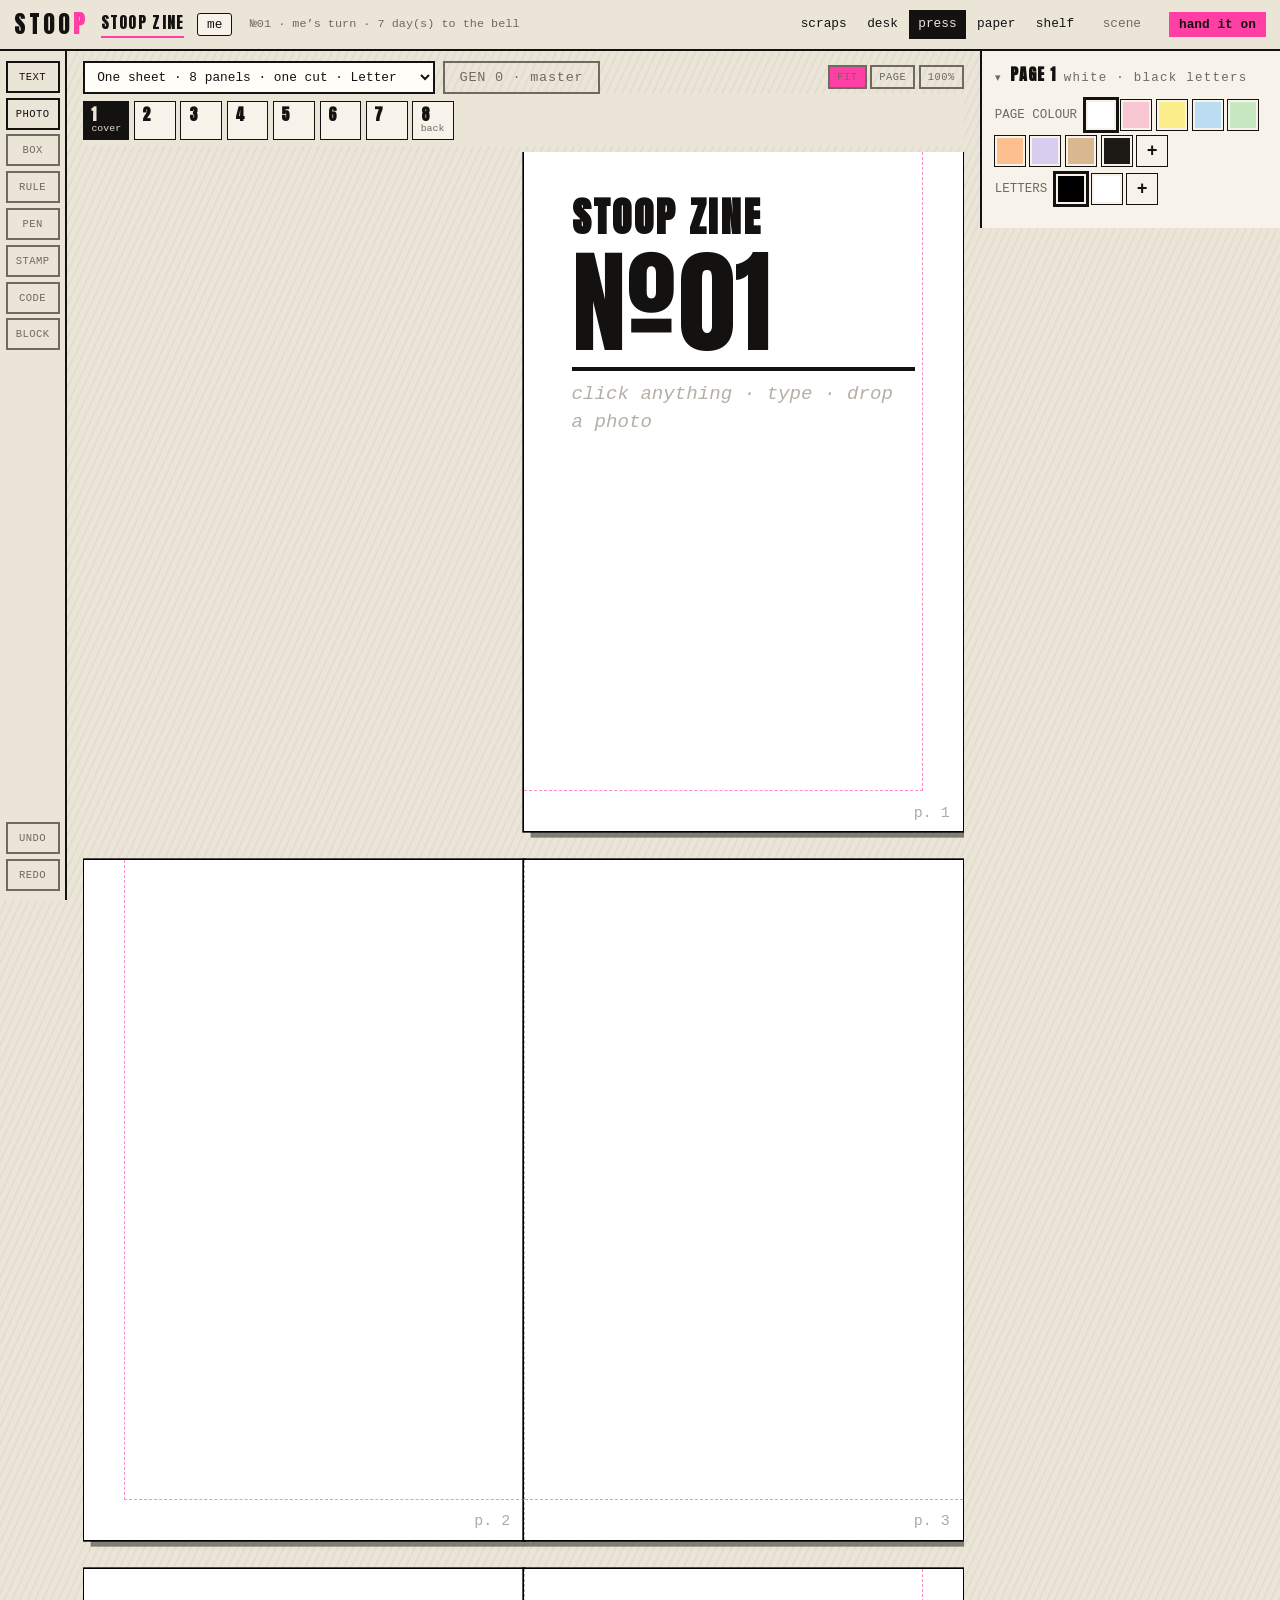
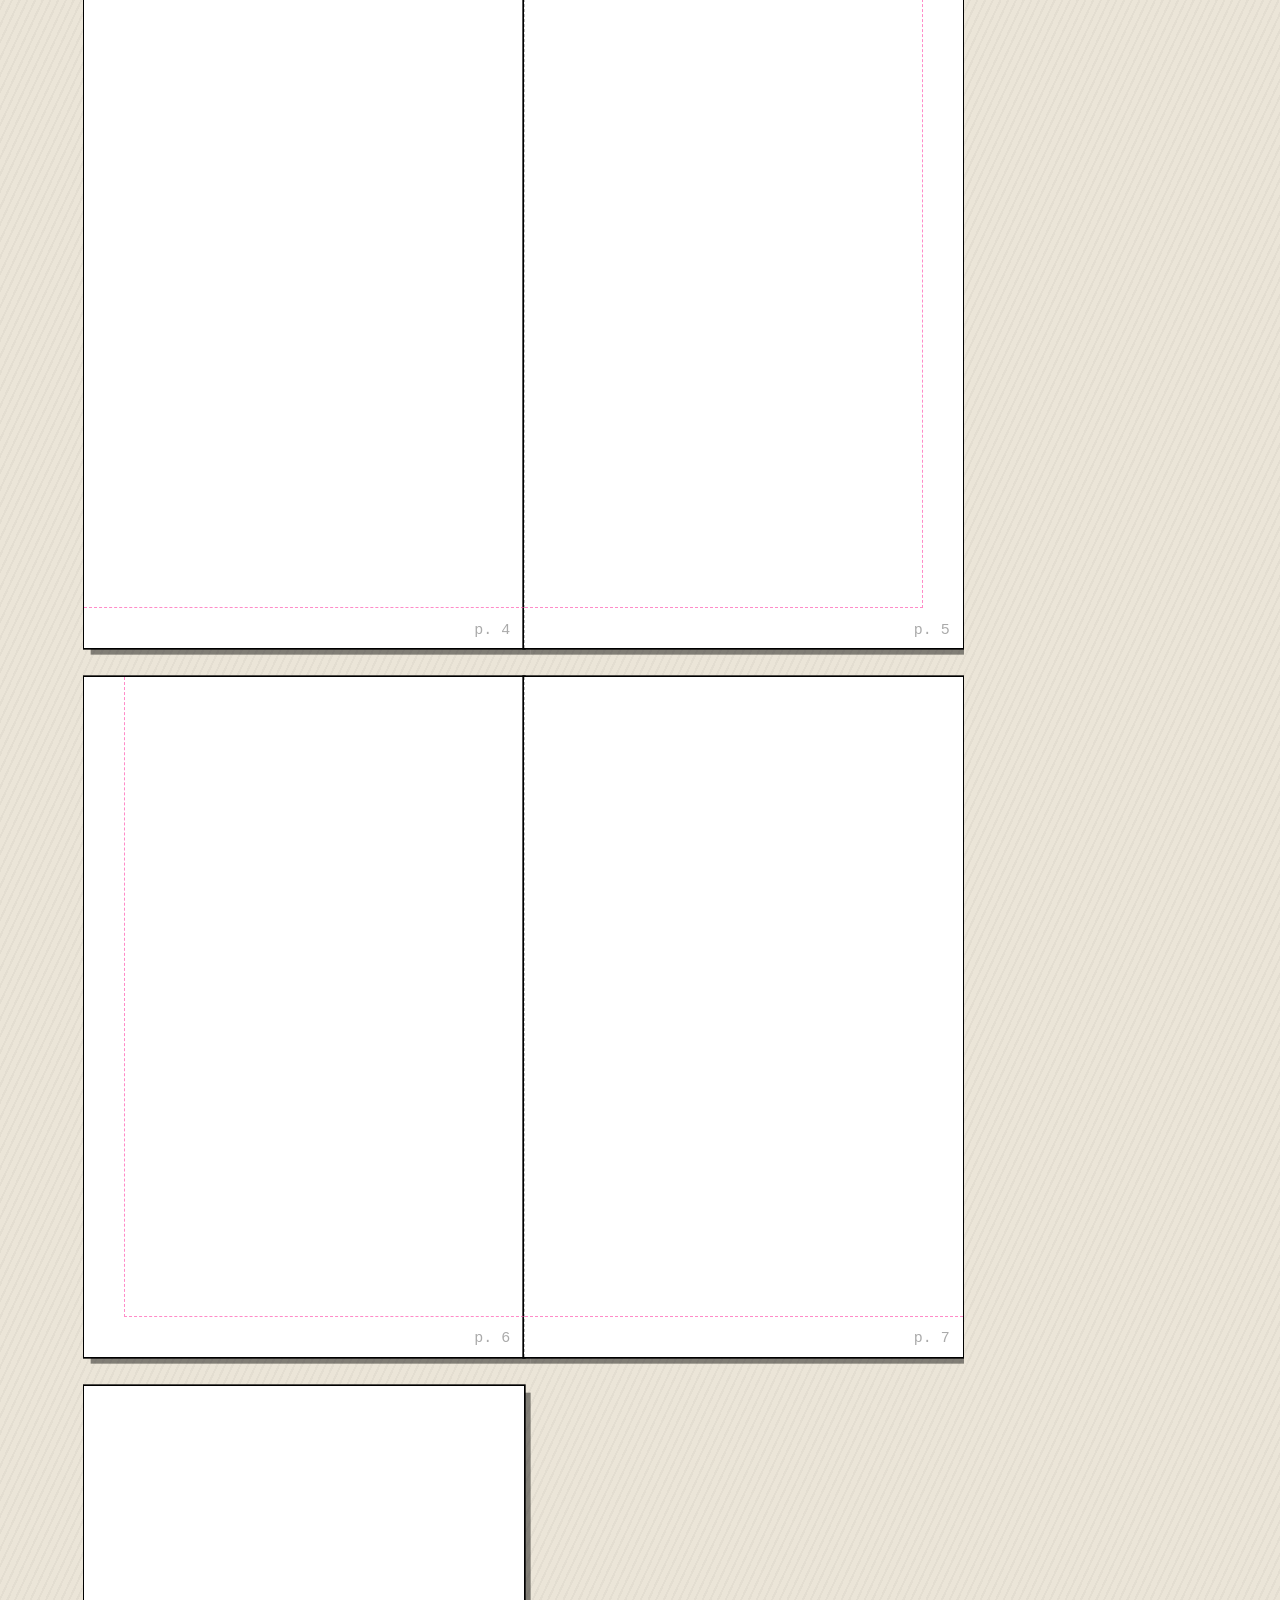
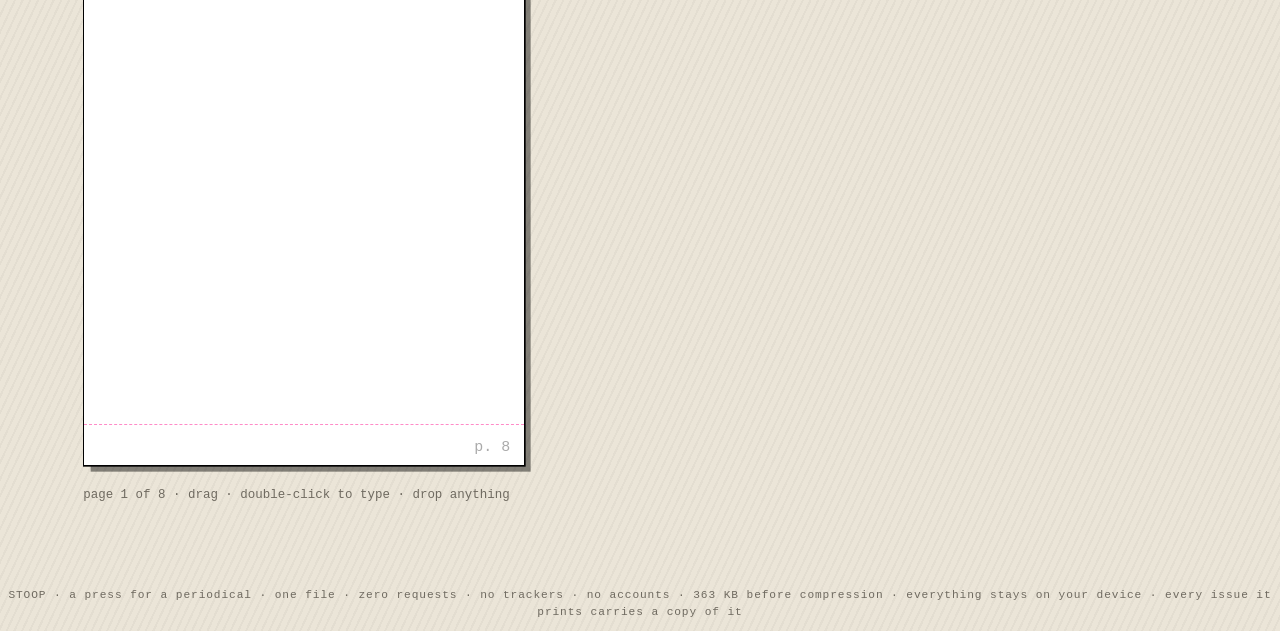
<file: artifact/index.html>
<!-- stoop: a press for a periodical — pieces, a desk, a shelf, and an imposed sheet. every issue it exports is the reading view, the sheet, the archive, and a working press for the next one. one file, zero requests. -->
<title>STOOP — a press for a periodical</title>
<style>
@font-face{font-family:Anton;font-display:block;src:url([data-uri]) format("woff")}
@font-face{font-family:Knewave;font-display:block;src:url([data-uri]) format("woff")}
  
  :root{
    --bg:#ebe5d8; --bg2:#e0d9ca; --fg:#141210; --ink:#141210;
    --spot:#ff3fa4; --link:#141210; --grey:#6f6a60; --paper:#f7f3ea;
    --red:#d63c3c;
  }
  *{box-sizing:border-box}
  html,body{margin:0;padding:0}
  body{background:var(--bg);color:var(--fg);font-family:ui-sans-serif,system-ui,'Helvetica Neue',Arial,sans-serif;line-height:1.45;
    background-image:repeating-linear-gradient(115deg,rgba(20,18,16,.035) 0 2px,transparent 2px 7px)}
  ::selection{background:var(--spot);color:#fff}

  
  header.chrome{position:sticky;top:0;z-index:30;background:var(--bg);border-bottom:2px solid var(--fg);
    display:flex;flex-wrap:wrap;align-items:center;gap:.4rem .8rem;padding:.45rem .9rem}
  .wordmark{font-family: Anton, Impact, sans-serif;font-size:1.5rem;letter-spacing:.12em;color:var(--fg);text-decoration:none}
  .wordmark b{color:var(--spot)}
  .barzine{font-family: Anton, Impact, sans-serif;font-size:1rem;letter-spacing:.08em;color:var(--fg);text-decoration:none;border-bottom:2px solid var(--spot);padding-bottom:1px}
  .cycleline{font-family:'Courier New',monospace;font-size:.74rem;color:var(--grey);text-decoration:none;margin-left:.3rem;white-space:nowrap}
  .cycleline:hover{color:var(--fg)}
  .cycleline:empty{display:none}
  nav.chrome-nav{display:flex;flex-wrap:wrap;gap:.15rem;margin-left:auto;align-items:center}
  nav.chrome-nav .gear{margin-left:.5rem;color:var(--grey)}
  .phonetabs{display:none}
  nav.chrome-nav a,nav.chrome-nav button{font-family:'Courier New',monospace;font-size:.8rem;color:var(--link);background:none;text-decoration:none;padding:.25rem .5rem;border:1px solid transparent;cursor:pointer}
  nav.chrome-nav a:hover,nav.chrome-nav button:hover{border-color:var(--link)}
  nav.chrome-nav a.here{color:var(--bg);background:var(--fg);border-color:var(--fg)}
  .chrome .verb{font-family:'Courier New',monospace;font-size:.8rem;color:var(--fg);border:1px solid var(--spot);background:var(--spot);margin-left:.4rem;padding:.25rem .55rem;font-weight:bold;cursor:pointer}
  .chrome .verb:hover{background:var(--fg);color:#fff;border-color:var(--fg)}

  main{margin:0;padding:0}

  
  section[data-view]{display:none}
  
  section[data-view="press"]{display:grid;grid-template-columns:4.2rem minmax(0,1fr) 300px;align-items:start}
  body.landing section[data-view="press"]{display:none}
  section[data-view="issue"].on{display:block;max-width:960px;margin:0 auto;padding:1rem .9rem 4rem;animation:flick .12s steps(2) 1}
  section[data-view]:not([data-view="press"]):not([data-view="issue"]).on{display:block;position:fixed;top:var(--barh,0);right:0;bottom:0;
    width:min(540px,100vw);z-index:35;overflow-y:auto;background:var(--bg);border-left:3px solid var(--fg);box-shadow:-6px 0 0 rgba(20,18,16,.12);
    padding:1rem .9rem 3rem;animation:slide .14s ease-out}
  @keyframes slide{from{transform:translateX(24px);opacity:.6}to{transform:none;opacity:1}}
  @keyframes flick{0%{opacity:.4}100%{opacity:1}}
  .scrim{display:none;position:fixed;left:0;right:0;bottom:0;top:var(--barh,0);z-index:33;background:rgba(20,18,16,.28)}
  body[data-drawer] .scrim{display:block}
  section[data-view] .view-head{display:flex;flex-wrap:wrap;align-items:baseline;gap:.4rem 1rem}
  section[data-view] .view-head h1{margin:0}
  section[data-view] .view-head .view-sub{flex-basis:100%;margin-top:0}
  .drawer-close{margin-left:auto}

  h1,h2,h3{font-family: Anton, Impact, sans-serif;letter-spacing:.06em;line-height:1.05;margin:.4rem 0}
  a{color:var(--link)}
  .tag{display:inline-block;font-family:'Courier New',monospace;font-size:.7rem;letter-spacing:.15em;text-transform:uppercase;
    border:1px solid var(--fg);padding:.1rem .5rem;margin:0}
  .tag.cold{border-color:var(--link);color:var(--link)}

  
  .paper{background:var(--paper);color:var(--ink);padding:1.1rem 1.2rem;margin:1rem 0;border:2px solid var(--ink);
    box-shadow:5px 5px 0 rgba(0,0,0,.55);position:relative;
    background-image:repeating-linear-gradient(115deg,rgba(20,18,16,.045) 0 2px,transparent 2px 7px)}
  .paper h2,.paper h3{color:var(--ink)}
  .paper a{color:#155d80;font-weight:bold}
  .paper p,.paper li{font-family:'Courier New',monospace;font-size:.92rem}

  .btn{font-family:'Courier New',monospace;font-size:.85rem;background:none;border:2px solid var(--fg);color:var(--fg);
    padding:.45rem .9rem;cursor:pointer;letter-spacing:.05em}
  .btn:hover{background:var(--fg);color:#fff}
  .btn[disabled]{border-color:var(--grey);color:var(--grey);cursor:not-allowed}
  .btn.done,.btn.on{background:var(--spot);border-color:var(--spot);color:var(--fg)}
  .btn.done:hover,.btn.on:hover{background:var(--fg);border-color:var(--fg);color:#fff}
  .btn.danger{border-color:var(--red);color:var(--red)}
  .btn.danger:hover{background:var(--red);color:var(--bg)}
  .paper .btn{border-color:var(--ink);color:var(--ink)}
  .paper .btn:hover{background:var(--ink);color:var(--paper)}
  .paper .btn.done,.paper .btn.on{background:var(--ink);color:var(--paper)}
  .paper .btn.danger{border-color:var(--red);color:#9c2b2b}
  .paper .btn.danger:hover{background:var(--red);color:var(--paper)}

  .pageweight{font-family:'Courier New',monospace;font-size:.7rem;color:var(--grey);text-align:center;margin-top:2.2rem;letter-spacing:.08em}

.author-toggle {
  font-family: 'Courier New', monospace;
  font-size: .8rem;
  background: var(--paper);
  color: var(--fg);
  border: 1px solid var(--fg);
  padding: .2rem .55rem;
  cursor: pointer;
  border-radius: 3px;
  display: inline-flex;
  align-items: center;
  gap: .3rem;
}
.author-toggle:hover {
  background: var(--fg);
  color: #fff;
}
.view-head {
  margin-bottom: 1.2rem;
  border-bottom: 1px dashed var(--grey);
  padding-bottom: .6rem;
}
.view-head h1 {
  font-size: 2.2rem;
  margin: 0;
  color: var(--fg);
  letter-spacing: .08em;
}

.view-sub {
  font-family: ui-sans-serif, system-ui, 'Helvetica Neue', Arial, sans-serif;
  font-size: .9rem;
  color: var(--grey);
  margin: .3rem 0 0;
}
.hint, .paper .hint {
  font-family: ui-sans-serif, system-ui, 'Helvetica Neue', Arial, sans-serif;
  font-size: .88rem;
  line-height: 1.45;
  color: #57524a;
  margin: .6rem 0 0;
}
.paper h2 { font-size: 1.15rem; margin: 0 0 .6rem; }
.paper .form-row + .form-row { margin-top: .6rem; }
.cardgrid { display: grid; grid-template-columns: auto minmax(0, 1fr); gap: .35rem .6rem; align-items: center; margin: .4rem 0 .6rem; }
.cardgrid .sub { white-space: nowrap; }
.sub {
  font-family: 'Courier New', monospace;
  font-size: .78rem;
  color: var(--grey);
}
.text-input, .select-input, .textarea-input {
  font-family: 'Courier New', monospace;
  font-size: .88rem;
  background: #fffdf8;
  color: var(--ink);
  border: 2px solid var(--ink);
  padding: .45rem .65rem;
  box-sizing: border-box;
}
.text-input:focus, .select-input:focus, .textarea-input:focus {
  outline: 2px solid var(--spot);
}
.text-input { flex: 1; min-width: 160px; }
.select-input { min-width: 110px; cursor: pointer; }
.textarea-input { width: 100%; resize: vertical; }

.form-row {
  display: flex;
  gap: .5rem;
  flex-wrap: wrap;
  align-items: center;
}
.form-grid {
  display: flex;
  flex-direction: column;
  gap: .6rem;
}
.filter-row {
  display: flex;
  gap: .35rem;
  align-items: center;
  flex-wrap: wrap;
  margin-top: .8rem;
  padding-top: .6rem;
  border-top: 1px dashed rgba(20,18,16,.2);
}
.chip {
  font-family: 'Courier New', monospace;
  font-size: .72rem;
  background: none;
  border: 1px solid var(--ink);
  color: var(--ink);
  padding: .15rem .45rem;
  cursor: pointer;
  text-transform: lowercase;
}
.chip:hover, .chip.on {
  background: var(--ink);
  color: var(--paper);
}

.form-actions { display: flex; justify-content: flex-end; }
.btn.wide { flex: 1; min-width: 160px; }
.paper .sub { color: #57524a; }


.log-photo {
  display: block;
  width: 100%;
  max-width: 420px;
  margin: .5rem 0 .2rem;
  border: 2px solid var(--ink);
  background: #fff;
}

.phototray { display: flex; gap: .5rem; overflow-x: auto; padding: .2rem 0 .4rem; align-items: flex-start; }
.phototray:empty { display: none; }
.tray-photo { height: 56px; border: 2px solid var(--fg); background: #fff; cursor: pointer; flex: 0 0 auto; box-shadow: 2px 2px 0 rgba(20,18,16,.35); }
.tray-photo:hover { outline: 2px solid var(--spot); }

.log-stream { display: flex; flex-direction: column; gap: .7rem; margin-top: 1rem; }
.log-card {
  background: var(--paper);
  border: 1px solid var(--fg);
  border-left: 4px solid var(--spot);
  padding: .75rem .9rem;
  position: relative;
}
.log-card.author-b { border-left-color: var(--grey); }
.log-card.author-both { border-left-color: #5cd685; }
.log-meta {
  display: flex;
  justify-content: space-between;
  font-family: 'Courier New', monospace;
  font-size: .72rem;
  color: var(--grey);
  margin-bottom: .3rem;
}
.log-author { font-weight: bold; color: var(--spot); }
.author-b .log-author { color: var(--grey); }
.author-both .log-author { color: #5cd685; }
.log-body { font-family: 'Courier New', monospace; font-size: .88rem; color: var(--fg); line-height: 1.4; word-break: break-word; white-space: pre-wrap; }
.log-title { margin: .1rem 0 .35rem; font-size: 1.15rem; }
.log-del { background: none; border: none; color: var(--grey); cursor: pointer; font-size: .8rem; }
.log-del:hover { color: var(--spot); }


.person { display: flex; align-items: center; gap: .5rem; margin-bottom: .4rem; }
.person .text-input { flex: 1; }
.person .sub { min-width: 6rem; font-size: .75rem; }


.sub-row { display: flex; align-items: center; gap: .6rem; border-bottom: 1px dashed var(--ink); padding: .45rem 0; font-family: 'Courier New', monospace; font-size: .85rem; }
.sub-row:last-of-type { border-bottom: none; }
.sub-row .ord { font-family: Anton, Impact, sans-serif; font-size: 1.3rem; width: 1.4rem; text-align: center; }
.sub-row .meta { flex: 1; display: flex; flex-direction: column; }
.sub-row .meta small { color: #5a5348; }
.sub-row.cut { opacity: .55; }
.sub-row.cut .meta b { text-decoration: line-through; }
.subbtn { font-family: 'Courier New', monospace; font-size: .7rem; background: none; border: 1px solid var(--ink); color: var(--ink); padding: .2rem .5rem; cursor: pointer; }
.subbtn:hover { background: var(--ink); color: var(--paper); }


.shelf-list { display: flex; flex-direction: column; }
.shelf-row { display: flex; align-items: center; gap: .6rem; flex-wrap: wrap; border-bottom: 1px dashed var(--ink); padding: .55rem 0; }
.shelf-row:last-child { border-bottom: none; }
.shelf-no { font-family: Anton, Impact, sans-serif; font-size: 1.5rem; min-width: 3rem; }
.shelf-meta { flex: 1; display: flex; flex-direction: column; font-family: 'Courier New', monospace; font-size: .85rem; min-width: 12rem; }
.shelf-meta small { color: #5a5348; }
.shelfreader { display: none; }
.shelfreader.on { display: block; }
.reader-bar { display: flex; justify-content: space-between; align-items: center; font-family: 'Courier New', monospace; font-size: .8rem; color: var(--grey); margin: 1.2rem 0 .4rem; }


.reading { background: var(--paper); color: var(--ink); border: 2px solid var(--ink); padding: 1.4rem 1.3rem; box-shadow: 5px 5px 0 rgba(0,0,0,.55); max-width: 38rem; margin: 0 auto; }
.reading img { width: 100%; margin: .6rem 0; }
.reading-head { border-bottom: 3px solid var(--ink); padding-bottom: .6rem; margin-bottom: 1rem; }
.reading-head h1 { font-size: 2.2rem; margin: 0; }
.reading-meta { font-family: 'Courier New', monospace; font-size: .75rem; margin: .3rem 0 0; }
.reading-note { border-left: 3px solid var(--ink); padding-left: .8rem; margin-bottom: 1.2rem; }
.reading-piece { margin-bottom: 1.4rem; }
.reading-piece h2 { font-size: 1.4rem; margin: 0 0 .3rem; }
.reading h2, .reading p { color: var(--ink); }
.reading p { font-family: 'Courier New', monospace; font-size: .9rem; line-height: 1.6; white-space: pre-wrap; }
.reading-foot { border-top: 1px dashed var(--ink); padding-top: .6rem; font-size: .8rem; }


.press-actions { display: flex; gap: .5rem; flex-wrap: wrap; align-items: center; }

.rail { position: sticky; top: var(--barh, 0); align-self: start; display: flex; flex-direction: column; gap: .3rem; padding: .6rem .35rem; height: calc(100vh - var(--barh, 0px)); box-sizing: border-box; border-right: 2px solid var(--fg); background: var(--bg); }
.rail .btn { width: 100%; padding: .5rem .1rem; font-size: .66rem; letter-spacing: .04em; }
.railgap { flex: 1; }
.tablebed { min-width: 0; padding: .6rem 1rem 3rem; }
.tablehead { display: flex; gap: .5rem; flex-wrap: wrap; align-items: center; }
.tablehead .select-input { font-size: .8rem; padding: .35rem .5rem; min-width: 0; max-width: 22rem; }
.zoom { margin-left: auto; display: flex; gap: .2rem; }
.btn.tiny { font-size: .65rem; padding: .25rem .45rem; }
.pagestrip { display: flex; gap: .3rem; overflow-x: auto; padding: .45rem 0 .35rem; scrollbar-width: thin; position: sticky; top: var(--barh, 0); z-index: 5; background: var(--bg); }
.pchip { font-family: 'Courier New', monospace; font-size: .68rem; color: var(--fg); background: var(--paper); border: 1px solid var(--fg); padding: .25rem .45rem .3rem; min-width: 2.6rem; max-width: 7.5rem; flex: none; display: flex; flex-direction: column; align-items: flex-start; gap: .05rem; cursor: pointer; position: relative; text-align: left; touch-action: none; user-select: none; }
.pchip b { font-family: Anton, Impact, sans-serif; font-size: 1rem; letter-spacing: .04em; line-height: 1; }
.pchip small { max-width: 6.5rem; white-space: nowrap; overflow: hidden; text-overflow: ellipsis; color: var(--grey); font-size: .62rem; }
.pchip small:empty::before { content: '\00a0'; }
.pchip.here { background: var(--fg); color: var(--bg); }
.pchip.here small { color: var(--bg2); }
.pchip .dot { position: absolute; right: 3px; top: 3px; width: 9px; height: 9px; border: 1px solid var(--fg); }
.pchip.dragging { opacity: .45; }
.pchip.drop { outline: 3px solid var(--spot); outline-offset: -1px; }
.palettes:empty { display: none; }
.addhint { margin: .3rem 0 0; }
.fitmeter { font-family: 'Courier New', monospace; font-size: .8rem; border: 1px solid var(--fg); color: var(--fg); background: var(--paper); padding: .35rem .6rem; margin: 0; }
.fitmeter:empty { display: none; }
.fitmeter.bad { background: var(--red); color: #fff; border-color: var(--red); }
.sheetzone { margin-top: .4rem; overflow-x: auto; padding-bottom: 1rem; }
.sheetwrap { margin-bottom: 1.2rem; width: max-content; }
.sheetlabel { font-family: 'Courier New', monospace; font-size: .7rem; color: var(--grey); letter-spacing: .1em; text-transform: uppercase; margin-bottom: .25rem; }
.sheet {
  zoom: var(--fit, 1);
  background: #fff; color: var(--ink);
  display: grid;
  grid-template-columns: repeat(var(--cols, 4), 1fr);
  grid-template-rows: repeat(var(--rows, 2), 1fr);
  box-shadow: 0 0 0 1px #000, 8px 8px 0 rgba(0,0,0,.6);
}
.panel { border: 1px dashed #bbb; padding: .28in .3in; overflow: hidden; position: relative; background: #fff; box-sizing: border-box; display: flex; flex-direction: column; }
.panel.flip { transform: rotate(180deg); }

.panel.photofill .panel-photo { position: absolute; inset: 0; width: 100%; height: 100%; max-height: none; object-fit: cover; margin: 0; }
.panel.photofill > h3, .panel.photofill > .no, .panel.photofill > .rule, .panel.photofill > .body, .panel.photofill > .addr { position: relative; z-index: 1; }
.panel.letterswhite > h3, .panel.letterswhite > .body, .panel.letterswhite > .no, .panel.letterswhite .addr span { color: #fff; }
.panel.letterswhite > .rule { border-top-color: #fff; }
.panel.lettersink > h3, .panel.lettersink > .body, .panel.lettersink > .no, .panel.lettersink .addr span { color: var(--letters); }
.panel.lettersink > .rule { border-top-color: var(--letters); }

.panel, .panel * { -webkit-print-color-adjust: exact; print-color-adjust: exact; }
.panel.over { outline: 2px solid var(--red); outline-offset: -2px; }
.panel h3 { font-family: Anton, Impact, sans-serif; font-size: 20px; margin: 0 0 6px; text-transform: uppercase; color: var(--ink); outline: none; }
.panel .body { font-family: 'Courier New', monospace; font-size: 11.5px; line-height: 1.45; color: var(--ink); outline: none; white-space: pre-wrap; flex: 1; overflow: hidden; }
.panel .pgtag { position: absolute; bottom: 4px; right: 8px; font-size: 9px; color: #aaa; font-family: 'Courier New', monospace; }
.panel .fitwarn:not(:empty) { position: absolute; bottom: 3px; left: 6px; font-family: 'Courier New', monospace; font-size: 9px; background: var(--red); color: #fff; padding: 1px 4px; }
.panel-photo { display: block; width: 100%; max-height: 46%; object-fit: contain; object-position: left top; margin: 0 0 5px; }
.panel-unpic { position: absolute; top: 3px; right: 5px; background: #fff; border: 1px solid var(--ink); color: var(--ink); font-size: 10px; line-height: 1; padding: 2px 4px; cursor: pointer; }
.cover h3 { font-size: 24px; }
.cover .no { font-family: Anton, Impact, sans-serif; font-size: 68px; line-height: .9; color: var(--ink); margin: 2px 0; }
.cover .no span { outline: none; }
.cover .rule { border-top: 3px solid var(--ink); margin: 6px 0; }
.backcover .body { font-size: 10.5px; }
.addr { display: flex; align-items: center; gap: 6px; margin-top: auto; }
.addr .qr { width: 64px; height: 64px; image-rendering: pixelated; }
.addr span { font-family: 'Courier New', monospace; font-size: 8.5px; overflow-wrap: anywhere; }
.addr .reply { display: block; font-size: 7.5px; opacity: .8; }


.pages { display: flex; flex-direction: column; gap: 1.1rem; width: max-content; margin: 0 auto; zoom: var(--fit, 1); }
.spread { display: flex; width: calc(2 * var(--pw)); }
.spread.cover { justify-content: flex-end; }
.spread.backcover { justify-content: flex-start; }
.pages .panel { width: var(--pw); height: var(--ph); flex: none; border: none; box-shadow: 0 0 0 1px #000, 4px 4px 0 rgba(0,0,0,.45); }
.spread .panel + .panel { box-shadow: 0 0 0 1px #000, 4px 4px 0 rgba(0,0,0,.45); border-left: 1px dashed #bbb; }


.pages[data-gen="1"] .panel:not(:focus-within), .sheet[data-gen="1"] .panel { filter: url(#gen1); }
.pages[data-gen="2"] .panel:not(:focus-within), .sheet[data-gen="2"] .panel { filter: url(#gen2); }
.pages[data-gen="3"] .panel:not(:focus-within), .sheet[data-gen="3"] .panel { filter: url(#gen3); }
#genbtn.on { background: var(--fg); color: #fff; border-color: var(--fg); }


.testnum { display: none; position: absolute; inset: 0; background: #fff; z-index: 2; align-items: center; justify-content: center; flex-direction: column; gap: 6px; }
.testnum b { font-family: Anton, Impact, sans-serif; font-size: 140px; color: var(--ink); }
.testnum small { font-family: 'Courier New', monospace; font-size: 12px; color: #666; }
.reprintzone.testing .testnum { display: flex; }

.foldguide { margin-top: .8rem; }
.foldguide summary { font-family: ui-sans-serif, system-ui, 'Helvetica Neue', Arial, sans-serif; font-size: .88rem; color: var(--ink); cursor: pointer; padding: .3rem 0; }
.fold-steps { font-family: ui-sans-serif, system-ui, 'Helvetica Neue', Arial, sans-serif; font-size: .88rem; line-height: 1.5; padding-left: 1.2rem; }
.fold-steps li { margin-bottom: .5rem; }


.reprintzone { display: none; }



.handscrim, .handsheet { display: none; }
body.handing .handscrim { display: block; position: fixed; inset: 0; z-index: 47; background: rgba(20,18,16,.55); }
body.handing .handsheet { display: block; position: fixed; z-index: 48; left: 50%; top: 50%; transform: translate(-50%, -50%);
  width: min(92vw, 420px); max-height: 92vh; overflow-y: auto; background: var(--paper); color: var(--ink);
  border: 3px solid var(--ink); box-shadow: 6px 6px 0 var(--ink); padding: .9rem 1rem 1rem; }
.hand-head { display: flex; align-items: baseline; gap: .6rem; margin-bottom: .6rem; }
.hand-head b { font-family: Anton, Impact, sans-serif; font-size: 1.6rem; letter-spacing: .02em; }
.hand-head span { flex: 1; font-family: Anton, Impact, sans-serif; font-size: 1rem; overflow: hidden; text-overflow: ellipsis; white-space: nowrap; }
.hand-code { background: #fff; padding: 0; }
.handqr { display: block; width: 100%; height: auto; }
.hand-addr { font-family: 'Courier New', monospace; font-size: .9rem; word-break: break-all; text-align: center; margin: .5rem 0 .2rem; }
.hand-verbs { margin-top: .7rem; }
.toast-undo { font: inherit; background: var(--fg); color: var(--spot); border: 0; margin-left: .7rem; padding: .1rem .5rem; cursor: pointer; }
.toast { position: fixed; left: 50%; bottom: 1.2rem; transform: translateX(-50%); background: var(--spot); color: var(--fg); font-family: 'Courier New', monospace; font-size: .85rem; font-weight: bold; padding: .5rem .9rem; border: 2px solid var(--fg); box-shadow: 3px 3px 0 var(--fg); display: none; z-index: 50; }

@media print {
  body { background: #fff; color: #000; }
  header.chrome, main, .pageweight, .toast, .handsheet, .handscrim { display: none !important; }
  body.reprinting .reprintzone { display: block !important; }
  .reprintzone .sheetwrap { margin: 0; break-after: page; page-break-after: always; }
  .reprintzone .sheetwrap:last-child { break-after: auto; page-break-after: auto; }
  .reprintzone .sheetlabel { display: none !important; }
  .reprintzone .sheet { box-shadow: none; zoom: 1; }
  .reprintzone .panel { border-color: #eee; }
}


body.landing header.chrome { display: none; }
body.landing main { padding-top: 2.4rem; }
.landing-tail { max-width: 38rem; margin: 2.2rem auto 0; }
.landing-note { font-family: 'Courier New', monospace; font-size: .9rem; color: var(--fg); line-height: 1.6; border-left: 3px solid var(--spot); padding-left: .9rem; }
.landing-verbs { display: flex; gap: .6rem; flex-wrap: wrap; margin-top: 1.2rem; }
.btn.big { font-size: 1rem; padding: .8rem 1.2rem; }
.btn.quiet { border-color: var(--grey); color: var(--grey); }
.btn.quiet:hover { background: var(--grey); color: var(--bg); }


.panel.dropping { outline: 3px dashed var(--spot); outline-offset: -3px; }


#sheetzone .cover .body:empty::before { content: 'click anything · type · drop a photo'; color: #b5b0a6; font-style: italic; }
#sheetzone .panel h3:empty::before { content: '\00a0'; }


.flash { position: fixed; inset: 0; pointer-events: none; z-index: 60; opacity: 0;
  background: linear-gradient(90deg, transparent 0%, rgba(255,255,255,.0) 35%, rgba(255,255,255,.85) 50%, rgba(255,255,255,.0) 65%, transparent 100%);
  background-size: 300% 100%; }
.flash.go { animation: lamp .55s ease-in-out 1; }
@keyframes lamp { 0% { opacity: 1; background-position: 100% 0; } 100% { opacity: 1; background-position: 0% 0; } }
.barzine[contenteditable]:focus { outline: none; background: var(--spot); padding: 0 .3rem; }


:focus-visible { outline: 3px solid var(--spot); outline-offset: 2px; }
.panel :focus-visible, .el :focus-visible { outline: 2px dashed var(--red); outline-offset: 1px; }
.barzine[contenteditable]:focus-visible { outline: 3px solid var(--fg); outline-offset: 1px; }


.readtoggle { display: flex; gap: .4rem; justify-content: center; margin: 0 auto .8rem; }
.read-meta { font-family: 'Courier New', monospace; font-size: .75rem; color: var(--grey); text-align: center; margin: 0 0 .9rem; }
.readrun { padding: 0 6px 1.2rem; }
@media print { .elmissing { visibility: hidden; } }
.reading-fig { margin: .6rem 0; }
.reading-fig figcaption { font-family: 'Courier New', monospace; font-size: .8rem; }
.shelfnudge:empty { display: none; }


.pasteup { position: absolute; inset: 0; pointer-events: none; z-index: 3; }

.el { position: absolute; pointer-events: auto; box-sizing: border-box; cursor: grab; touch-action: none; }
.el:active { cursor: grabbing; }
.el.sel { outline: 1px dashed var(--red); outline-offset: 2px; }

.el-box { border: 2px solid var(--ink); }
.el-box.inkwhite { background: var(--ink); border-color: var(--ink); }
.elrule { width: 100%; height: 100%; background: var(--ink); min-height: 2px; }
.elphoto { width: 100%; height: 100%; object-fit: contain; display: block; }
.elphoto.fill { object-fit: cover; }
.elqr { width: 100%; height: 100%; display: block; color: var(--ink); }
.elmissing { width: 100%; height: 100%; border: 1px dashed #999; color: #999; font: 9px 'Courier New', monospace; display: flex; align-items: center; justify-content: center; }

.eltext { width: 100%; height: 100%; overflow: hidden; outline: none; color: var(--ink); white-space: pre-wrap; }
.eltext.knock { background: var(--ink); color: #fff; padding: 2px 4px; }


.v-type { font-family: 'Courier New', monospace; line-height: 1.45; }
.v-head { font-family: Anton, Impact, sans-serif; line-height: 1; text-transform: uppercase; }
.v-marker { font-family: Knewave, Anton, Impact, sans-serif; line-height: 1.3; }
.rm { display: inline-block; }

.v-stencil { font-family: Anton, Impact, sans-serif; line-height: 1; text-transform: uppercase;
  -webkit-mask-image: repeating-linear-gradient(180deg, #000 0 .42em, transparent .42em .5em); mask-image: repeating-linear-gradient(180deg, #000 0 .42em, transparent .42em .5em); }
.v-ransom { line-height: 1.5; }

.v-sans { font-family: Arial, Helvetica, 'Liberation Sans', sans-serif; line-height: 1.3; }
.v-serif { font-family: 'Times New Roman', Times, 'Liberation Serif', serif; line-height: 1.35; }
.v-own { font-family: Arial, Helvetica, sans-serif; line-height: 1.3; }
.eltext.caps { text-transform: uppercase; }
.eltext.nocaps { text-transform: none; }
.eltext.al-center { text-align: center; }
.eltext.al-right { text-align: right; }

.eltext.outline, .eltext.outline .rn { color: transparent; -webkit-text-stroke: .045em var(--ink); }
.eltext.knock.outline, .eltext.outline .rn.inv { -webkit-text-stroke-color: #fff; }

.el.inkpaper .eltext.knock, .el.inkpaper .rn.inv { color: #000; }
.el.inkpaper .eltext.knock.outline, .el.inkpaper .eltext.outline .rn.inv { color: transparent; -webkit-text-stroke-color: #000; }
.voicesel { font: inherit; font-size: .8rem; border: 2px solid var(--fg); background: #fff; color: var(--fg); padding: .3rem .4rem; cursor: pointer; }



.elstamp { width: 100%; height: 100%; position: relative; color: var(--ink); container-type: size; }
.stampsvg { position: absolute; inset: 0; width: 100%; height: 100%; display: block; }

.el-draw { color: var(--ink); }
.drawsvg, .penlive svg { position: absolute; inset: 0; width: 100%; height: 100%; display: block; overflow: visible; }
.drawsvg polyline, .penlive polyline { vector-effect: non-scaling-stroke; }
.penlive { position: absolute; inset: 0; pointer-events: none; z-index: 4; color: var(--ink); }
body[data-pen] #sheetzone .panel, body[data-pen] #sheetzone .el { cursor: crosshair; touch-action: none; }
body[data-pen] #sheetzone .el .eltext { pointer-events: none; }
.rail .btn.on { background: var(--fg); color: var(--bg); }

.kitstamp { position: relative; display: inline-flex; align-items: flex-start; }
.kitstamp .stampbtn { overflow: hidden; }
.kitstamp .stampbtn .el { cursor: inherit; pointer-events: none; }
.kitstamp .log-del { position: absolute; top: -6px; right: -6px; font-size: .7rem; padding: 0 .25rem; background: var(--bg); }
.stamptext { position: absolute; inset: 0; display: flex; align-items: center; justify-content: center; font-family: Anton, Impact, sans-serif; text-transform: uppercase; font-size: 1px; white-space: nowrap; }
.el-stamp .stamptext { font-size: 62cqh; }
.stamps { display: none; gap: .5rem; flex-wrap: wrap; align-items: center; margin: .2rem 0 .6rem; }
.stamps.on { display: flex; }
.stampbtn { height: 34px; width: auto; background: #fff; border: 2px solid var(--fg); color: var(--ink); cursor: pointer; position: relative; padding: 0; box-shadow: 2px 2px 0 rgba(20,18,16,.35); }
.stampbtn .stamptext { font-size: 20px; }
.stampbtn:hover { outline: 2px solid var(--spot); }


.rn { display: inline-block; padding: 0 1px; }
.rn.f0 { font-family: Anton, Impact, sans-serif; }
.rn.f1 { font-family: 'Times New Roman', Times, serif; font-weight: bold; }
.rn.f2 { font-family: 'Courier New', Courier, monospace; font-weight: bold; }
.rn.f3 { font-family: Arial, Helvetica, sans-serif; font-weight: bold; font-style: italic; }
.rn.inv { background: var(--ink); color: #fff; padding: 0 3px; }


.h { position: absolute; width: 11px; height: 11px; background: #fff; border: 2px solid var(--red); pointer-events: auto; }
.h-size { right: -6px; bottom: -6px; cursor: nwse-resize; }
.h-rot { left: 50%; top: -20px; margin-left: -6px; border-radius: 50%; cursor: grab; }
.h-rot::after { content: ''; position: absolute; left: 50%; top: 9px; width: 1px; height: 10px; background: var(--red); }


.inspector { font-family: 'Courier New', monospace; font-size: .8rem; color: var(--grey); margin: 0; }
.inspector:empty { display: none; }
.inspector.on { color: var(--fg); background: var(--paper); border-left: 2px solid var(--fg); padding: .7rem .8rem 1rem; width: 300px; box-sizing: border-box; position: sticky; top: var(--barh, 0); align-self: start; max-height: calc(100vh - var(--barh, 0px)); overflow-y: auto; }
.insp-head { display: flex; align-items: baseline; gap: .6rem; margin-bottom: .3rem; }
.insp-head b { font-family: Anton, Impact, sans-serif; letter-spacing: .06em; font-size: 1rem; }
.insp-head .sub { flex: 1; }
.sheetdone { margin-left: auto; }

.group { border-top: 1px dashed var(--grey); padding: .3rem 0 .5rem; }
.group summary { font-family: 'Courier New', monospace; font-size: .66rem; letter-spacing: .12em; color: var(--grey); cursor: pointer; list-style: none; padding: .25rem 0; display: flex; align-items: baseline; gap: .5rem; }
.group summary::-webkit-details-marker { display: none; }
.group summary::before { content: '\25B8'; }
.group[open] summary::before { content: '\25BE'; }
.group summary b { font-family: Anton, Impact, sans-serif; letter-spacing: .06em; font-size: 1rem; color: var(--fg); }
.groupbody { display: flex; flex-wrap: wrap; gap: .35rem; align-items: center; padding-top: .35rem; }
.groupbody .voicesel, .groupbody .text-input { flex: 1 1 100%; }
.groupbody .swatches { flex-basis: 100%; margin-top: .2rem; }
.sheetfoot { border-top: 1px dashed var(--grey); padding-top: .6rem; margin-top: .2rem; }
.inspector.page { padding-top: .5rem; }
.inspector.page .group { border-top: 0; padding-top: 0; }
#ransomtext { margin-top: .5rem; width: 100%; }

.swatches { display: flex; flex-wrap: wrap; gap: .35rem; align-items: center; margin-top: .5rem; }
.swatches .sub { margin-right: .2rem; }
.swatch { width: 30px; height: 30px; border: 2px solid var(--paper); outline: 1px solid var(--fg); padding: 0; cursor: pointer; }
.swatch.on { outline: 3px solid var(--fg); }
.swatch.pick { position: relative; display: inline-flex; align-items: center; justify-content: center; font: bold 18px/1 'Courier New', monospace; background: var(--paper); color: var(--fg); box-sizing: border-box; }
.swatch.pick input { position: absolute; inset: 0; width: 100%; height: 100%; opacity: 0; cursor: pointer; border: 0; padding: 0; }
@media (pointer: coarse) { .swatch { width: 34px; height: 34px; } }


@media print {
  .h, .rail, .inspector, .phototray, .pagestrip, .phonetabs, .tablehead { display: none !important; }
  .el.sel { outline: none !important; }
}


.el .eltext { pointer-events: none; }
.el.editing .eltext { pointer-events: auto; cursor: text; }
.el.editing { outline: 2px solid var(--ink); outline-offset: 2px; }


.eltext { height: auto; min-height: 100%; }
.v-ransom { line-height: 1.25; }


.reach { position: absolute; pointer-events: none; border: 0 dashed rgba(255, 63, 164, .6); z-index: 4; }

  
  
  @media (max-width: 640px){
    header.chrome{gap:.3rem .5rem;padding:.4rem .6rem;flex-wrap:nowrap}
    .wordmark,nav.chrome-nav,.cycleline{display:none}
    .toast{bottom:7.4rem}
    .barzine{font-size:1.1rem;flex:1 1 auto;min-width:0;overflow:hidden;text-overflow:ellipsis;white-space:nowrap}
    .chrome .verb{margin-left:auto;padding:.35rem .6rem;font-size:.75rem;white-space:nowrap}
    .phonetabs{display:flex;position:fixed;left:0;right:0;bottom:0;z-index:45;background:var(--bg);border-top:3px solid var(--fg);height:3.4rem}
    .phonetabs a{flex:1;text-align:center;font-family:'Courier New',monospace;font-size:.68rem;letter-spacing:.05em;color:var(--fg);text-decoration:none;padding:.65rem 0;border-right:1px solid var(--bg2)}
    .phonetabs a.here{background:var(--fg);color:var(--bg)}
    body.landing .phonetabs{display:none}
    section[data-view="press"]{display:block}
    .rail{position:fixed;left:0;right:0;bottom:3.4rem;top:auto;z-index:25;height:3.2rem;flex-direction:row;overflow-x:auto;padding:.35rem .5rem;gap:.35rem;border:0;border-top:2px solid var(--fg);scrollbar-width:none}
    .rail::-webkit-scrollbar{display:none}
    .rail .btn{width:auto;white-space:nowrap;padding:.5rem .7rem;font-size:.75rem;flex:none}
    .railgap{display:none}
    .tablebed{padding:.4rem .5rem 7.5rem}
    .tablehead{flex-wrap:nowrap;overflow-x:auto;scrollbar-width:none;gap:.3rem}
    .tablehead::-webkit-scrollbar{display:none}
    .tablehead .select-input{flex:none;max-width:52vw;font-size:.75rem;padding:.3rem .4rem}
    .tablehead .btn{flex:none;white-space:nowrap;font-size:.75rem;padding:.3rem .5rem}
    .fitmeter{white-space:nowrap;font-size:.72rem;padding:.25rem .5rem}
    .zoom,.addhint{display:none}
    .inspector.on{position:fixed;left:0;right:0;bottom:6.6rem;top:auto;z-index:24;width:auto;max-height:45vh;overflow-y:auto;border:0;border-top:2px solid var(--fg);padding:.2rem .7rem .7rem}
    .inspector.on::before{content:'';display:block;width:2.4rem;height:4px;background:var(--grey);margin:.25rem auto .45rem;border-radius:2px}
    .group summary{padding:.35rem 0}
    section[data-view]:not([data-view="press"]):not([data-view="issue"]).on{width:100vw;border-left:none;bottom:3.4rem;z-index:35}
    .scrim{z-index:33}
    .pages{gap:.7rem}
    main{scroll-padding-bottom:7.5rem}
  }

  
  @media (max-width: 640px){
    .spread{flex-direction:column;width:var(--pw)}
    .spread.cover,.spread.backcover{justify-content:flex-start}
    .spread .panel + .panel{border-left:none;border-top:1px dashed #bbb}
  }


@media (pointer: coarse) {
  .h { width: 22px; height: 22px; }
  .h-size { right: -12px; bottom: -12px; }
  .h-rot { top: -30px; margin-left: -11px; }
  .h-rot::after { top: 20px; }
  .btn, .subbtn, .voicesel, .pchip, .phonetabs a, .log-del, .panel-unpic, .toast-undo, .chip, .stampbtn, .tray-photo { min-height: 44px; }
  .btn, .subbtn { padding-top: .6rem; padding-bottom: .6rem; }
  .swatch { width: 44px; height: 44px; }
  .rail .btn { min-width: 60px; }
  .phonetabs a { padding-top: .8rem; }
  .log-del, .panel-unpic { min-width: 44px; }
  #sheetzone .cover .body:empty::before { content: 'tap anything \00b7 type \00b7 add a photo'; }
}


@media (prefers-reduced-motion: reduce) {
  *, *::before, *::after { animation: none !important; transition: none !important; scroll-behavior: auto !important; }
}
</style>

<header class="chrome">
  <a class="wordmark" href="#press">STOO<b>P</b></a>
  <span class="barzine" id="barzine" contenteditable="true" spellcheck="false" title="Click to name it">STOOP ZINE</span>
  <button class="author-toggle" id="authortoggle" title="Switch who is writing"><span id="authorname">Me</span></button>
  <a class="cycleline" id="cycleline" href="#desk" title="The desk"></a>
  <nav class="chrome-nav" aria-label="The cycle">
    <a href="#scraps" data-nav="scraps">scraps</a>
    <a href="#desk" data-nav="desk">desk</a>
    <a href="#press" data-nav="press">press</a>
    <a href="#paper" data-nav="paper">paper</a>
    <a href="#shelf" data-nav="shelf">shelf</a>
    <a href="#backup" data-nav="backup" class="gear">scene</a>
  </nav>
  <button class="verb" id="handonbtn" title="Export the latest issue as a file that is also a press">hand it on</button>
</header>
<nav class="phonetabs" id="phonetabs" aria-label="The cycle">
  <a href="#scraps" data-nav="scraps">scraps</a>
  <a href="#desk" data-nav="desk">desk</a>
  <a href="#press" data-nav="press">press</a>
  <a href="#paper" data-nav="paper">paper</a>
  <a href="#shelf" data-nav="shelf">shelf</a>
  <a href="#backup" data-nav="backup">scene</a>
</nav>
<style id="pagerule">@page { size: letter landscape; margin: 0; }</style>
<div id="reprintzone" class="reprintzone"></div>
<div class="scrim" id="scrim"></div>
<div class="handscrim" id="handscrim"></div>
<div class="handsheet" id="handsheet" role="dialog" aria-label="Hand it on"></div>
<div class="flash" id="flash"></div>
<svg width="0" height="0" style="position:absolute" aria-hidden="true">
  <filter id="gen1" x="-2%" y="-2%" width="104%" height="104%">
    <feTurbulence type="fractalNoise" baseFrequency="0.9" numOctaves="1" seed="3" result="n"/>
    <feDisplacementMap in="SourceGraphic" in2="n" scale="1.1" result="d"/>
      </filter>
  <filter id="gen2" x="-2%" y="-2%" width="104%" height="104%">
    <feTurbulence type="fractalNoise" baseFrequency="0.8" numOctaves="2" seed="5" result="n"/>
    <feDisplacementMap in="SourceGraphic" in2="n" scale="2.2" result="t"/>
    
    <feTurbulence type="fractalNoise" baseFrequency="0.55" numOctaves="1" seed="9" result="s"/>
    <feColorMatrix in="s" type="matrix" values="0 0 0 0 0  0 0 0 0 0  0 0 0 0 0  6 0 0 0 -3.9" result="dots"/>
    <feFlood flood-color="#000" result="ink"/>
    <feComposite in="ink" in2="dots" operator="in" result="toner"/>
    <feMerge><feMergeNode in="t"/><feMergeNode in="toner"/></feMerge>
  </filter>
  <filter id="gen3" x="-3%" y="-3%" width="106%" height="106%">
    <feTurbulence type="fractalNoise" baseFrequency="0.7" numOctaves="2" seed="11" result="n"/>
    <feDisplacementMap in="SourceGraphic" in2="n" scale="3.6" result="t"/>
    
    <feTurbulence type="fractalNoise" baseFrequency="0.5" numOctaves="1" seed="13" result="s"/>
    <feColorMatrix in="s" type="matrix" values="0 0 0 0 0  0 0 0 0 0  0 0 0 0 0  7 0 0 0 -4.1" result="dots"/>
    <feFlood flood-color="#000" result="ink"/>
    <feComposite in="ink" in2="dots" operator="in" result="toner"/>
    <feMerge><feMergeNode in="t"/><feMergeNode in="toner"/></feMerge>
  </filter>
</svg>

<main>

<section data-view="issue">
  <div id="landing"></div>
</section>
<section data-view="scraps">
  <div class="view-head">
    <h1>SCRAPS</h1>
    <p class="view-sub">Everything you wrote down. The desk pulls from here.</p>
  </div>

  <div class="paper">
    <input type="text" id="scraptitle" class="text-input" maxlength="60" placeholder="Title, if it has one">
    <textarea id="loginput" class="textarea-input" rows="2" placeholder="A line, or a page."></textarea>
    <div class="form-row">
      <button class="btn" id="logaddbtn">KEEP IT</button>
      <input type="file" id="photofile" accept="image/*" multiple hidden>
      <button class="btn quiet" id="photobtn">PHOTOS</button>
      <span class="sub" id="logfilters"></span>
    </div>
    <p class="hint">A line, a page or a photograph. A scrap with a title, or a long one, becomes a piece of its own at the desk; short ones run together as one column.</p>
  </div>

  <div id="loglist" class="log-stream"></div>
</section>
<section data-view="desk">
  <div class="view-head">
    <h1>THE DESK</h1>
    <p class="view-sub" id="deskhead">issue №01</p>
  </div>

  <div class="paper">
    <h2>A PIECE</h2>
    <div class="form-row">
      <input type="text" id="piecetitle" class="text-input" maxlength="60" placeholder="Title">
      <select id="piecekind" class="text-input">
        <option value="essay">essay</option>
        <option value="photos">photos</option>
        <option value="log">log</option>
        <option value="mix">mix</option>
        <option value="recipe">recipe</option>
        <option value="letters">letters</option>
      </select>
      <button class="btn" id="piecesubmitbtn">SUBMIT</button>
    </div>
    <textarea id="piecebody" class="text-input" rows="4" placeholder="The piece."></textarea>
    <div class="press-actions">
      <button class="btn quiet" id="drawsourcesbtn">PULL IN THE NEW SCRAPS</button>
    </div>
    <p class="hint">Type a piece here, or pull in whatever went into scraps since the last issue.</p>
  </div>

  <div class="paper">
    <h2>THE TRAY</h2>
    <div id="desktray"></div>
    <p class="hint">A cut is not a delete. It keeps, and it can run next time.</p>
  </div>

  <div class="paper">
    <h2>THE BELL</h2>
    <textarea id="editornote" class="text-input" rows="2" placeholder="Editor's note, if you want one."></textarea>
    <div class="form-row">
      <label class="sub" for="bellinput">BELL</label>
      <input type="date" id="bellinput" class="text-input">
      <button class="btn quiet" id="savebellbtn">SET</button>
      <button class="btn quiet" id="icsbtn">CALENDAR</button>
    </div>
    <div class="press-actions">
      <button class="btn" id="compileissuebtn">FLOW ONTO THE PAGES</button>
      <button class="btn done" id="buildissuebtn">RING THE BELL</button>
    </div>
    <p class="hint">Flowing lays the tray out on the pages; you can flow again after changes. The bell puts the issue on the shelf as it stands and hands the desk on.</p>
  </div>

  <div class="paper">
    <h2>THE CARD</h2>
    <p class="hint" id="cardderived"></p>
    <div class="cardgrid" id="cardfields"></div>
    <div class="form-row">
      <button class="btn quiet" id="savecardbtn">KEEP THE CARD</button>
    </div>
    <p class="hint">What a library asks of a zine. The line above is read off the issue; these six you type once and they stay for the next. The card rides in the file, prints as a COLOPHON block, and goes to the site as a catalogue and a feed.</p>
  </div>
</section>
<section data-view="press" class="table">
  <aside class="rail" aria-label="Add to the page">
    <button class="btn" data-addel="text" title="A text cutting">TEXT</button>
    <button class="btn" data-addel="photo" title="A photograph from this device">PHOTO</button>
    <button class="btn quiet" data-addel="box" title="A box, outlined or solid">BOX</button>
    <button class="btn quiet" data-addel="rule" title="A rule">RULE</button>
    <button class="btn quiet" id="penbtn" title="Draw on a page; Escape puts the pen down">PEN</button>
    <button class="btn quiet" id="stampbtn" title="A stamp">STAMP</button>
    <button class="btn quiet" data-addel="qr" title="A code for a link">CODE</button>
    <button class="btn quiet" id="blockbtn" title="Page numbers, contents, credits, a pull quote">BLOCK</button>
    <span class="railgap"></span>
    <button class="btn quiet" id="undobtn" title="Undo (Ctrl-Z)">UNDO</button>
    <button class="btn quiet" id="redobtn" title="Redo (Ctrl-Shift-Z)">REDO</button>
    <input type="file" id="pastephotofile" accept="image/*" multiple hidden>
  </aside>
  <div class="tablebed">
    <div class="tablehead">
      <select id="formatsel" class="select-input" title="Format: how many pages, on what paper"></select>
      <button class="btn quiet" id="genbtn" title="How many times this has been through the copier">GEN 0</button>
      <p class="fitmeter" id="fitmeter"></p>
      <p class="fitmeter" id="pressstatus"></p>
      <span class="zoom" id="zoom"></span>
    </div>
    <div class="pagestrip" id="pagestrip" aria-label="The pages"></div>
    <div class="palettes">
      <div id="stamps" class="stamps"></div>
      <div id="blocks" class="stamps"></div>
      <div id="phototray" class="phototray"></div>
    </div>
    <div class="sheetzone" id="sheetzone"></div>
    <p class="sub addhint" id="addhint"></p>
  </div>
  <aside id="inspector" class="inspector" aria-label="The selected cutting"></aside>
</section>
<section data-view="shelf">
  <div class="view-head">
    <h1>THE SHELF</h1>
    <p class="view-sub" id="shelfcount">no issues yet</p>
  </div>
  <p class="sub shelfnudge" id="shelfnudge"></p>
  <div class="paper">
    <div id="shelflist" class="shelf-list"></div>
  </div>
  <div class="paper">
    <h2>THE DISTRO</h2>
    <div id="distrolist" class="shelf-list"></div>
    <div id="distroreader" class="shelfreader"></div>
    <div class="form-row">
      <input type="file" id="carryfile" accept="text/html,.html" hidden>
      <button class="btn" id="carrybtn">CARRY A ZINE</button>
    </div>
    <p class="hint">A friend's issue file, shelved as theirs. It reads, prints in its own format, and goes out with the site under distro/. Your own issues and roster are untouched.</p>
  </div>

  <div class="paper">
    <h2>THE SITE</h2>
    <button class="btn" id="sitebtn">MAKE THE SITE</button>
    <p class="hint">A zip of every issue as the page its back cover's code points at, with a PDF of each for printers, for any host that serves plain files or a thumb drive.</p>
  </div>
  <div id="shelfreader" class="shelfreader"></div>
</section>
<section data-view="backup">
  <div class="view-head">
    <h1>SCENE</h1>
    <p class="view-sub">Who writes, what it is called, where it lives.</p>
  </div>

  <div class="paper">
    <h2>WHO</h2>
    <div id="roster"></div>
    <div class="form-row">
      <input type="text" id="newperson" class="text-input" maxlength="24" placeholder="Add somebody">
      <button class="btn quiet" id="addpersonbtn">ADD</button>
      <button class="btn" id="savenamesbtn">SAVE</button>
    </div>
    <p class="hint">Anyone with work on the shelf stays on the roster.</p>
  </div>

  <div class="paper">
    <h2>NAME AND ADDRESS</h2>
    <div class="form-row">
      <input type="text" id="zinename" class="text-input" maxlength="40" placeholder="SPLIT LIP">
      <button class="btn" id="savezinebtn">SAVE</button>
    </div>
    <p class="hint">The name goes on the cover. You can also click it in the bar.</p>
    <div class="form-row">
      <input type="text" id="addressinput" class="text-input" placeholder="somewhere.org/splitlip (or nothing)">
      <button class="btn" id="savenamesbtn2">SAVE</button>
    </div>
    <p class="hint">The address goes on the back cover as text and as a code. Leave it blank and the paper carries no address.</p>
    <div class="form-row">
      <input type="text" id="contactinput" class="text-input" maxlength="120" placeholder="where pieces go: an email or a handle">
      <button class="btn" id="savenamesbtn3">SAVE</button>
    </div>
    <p class="hint">Somebody who writes back from the paper needs to know where to send it. This goes in the colophon, on the file's last page and on every piece sent.</p>
  </div>

  <div class="paper">
    <h2>FACES</h2>
    <div id="facelist"></div>
    <div class="form-row">
      <input type="file" id="fontfile" accept=".ttf,.otf,.woff,font/ttf,font/otf,font/woff" multiple hidden>
      <button class="btn" id="fontbtn">ADD A FACE</button>
    </div>
    <p class="hint">A TrueType face of your own becomes a voice. It rides in every issue file and every PDF the way Anton and Knewave do, and the footer says what it weighs. A face with PostScript outlines, which most .otf files are, cannot go into a PDF here and is refused.</p>
  </div>

  <div class="paper">
    <h2>TAKE IN</h2>
    <input type="file" id="bundlefile" accept="text/html,.html" hidden>
    <button class="btn" id="bundlebtn">TAKE IN A FILE</button>
    <p class="hint">A piece or an issue somebody sent lands in your tray or on your shelf. Taking the same file in twice does nothing.</p>
  </div>

  <div class="paper">
    <h2>BACKUPS</h2>
    <div class="press-actions">
      <button class="btn" id="exportbtn">BACK IT UP</button>
      <input type="file" id="importfile" accept="application/json,.json" hidden>
      <button class="btn quiet" id="mergebtn">MERGE A BACKUP</button>
      <button class="btn quiet" id="replacebtn">REPLACE FROM A BACKUP</button>
    </div>
    <p class="hint">Everything lives in this browser and nowhere else. A backup is the only copy that outlives it. Merging keeps both sides.</p>
    <p class="sub" id="backupstatus"></p>
    <p class="sub" id="importstatus"></p>
  </div>

  <div class="paper">
    <div class="press-actions">
      <button class="btn danger" id="emptybtn">START EMPTY</button>
      <button class="btn quiet" id="resetbtn">RESET</button>
    </div>
    <p class="hint">Start empty drops the sample pieces. Reset puts them back.</p>
  </div>
</section>
<section data-view="paper">
  <div class="view-head">
    <h1>PAPER</h1>
    <p class="view-sub">Where the pages fold into a sheet.</p>
  </div>

  <div class="paper">
    <h2>PRINT IT</h2>
    <div class="press-actions">
      <button class="btn done" id="pdfzinebtn">SAVE PDF</button>
      <button class="btn quiet" id="pdfshopbtn">SHOP PDF</button>
      <button class="btn quiet" id="printzinebtn">BROWSER PRINT</button>
      <button class="btn quiet" id="flyerbtn">FLYER</button>
      <button class="btn quiet" id="risobtn">RISO PLATES</button>
    </div>
    <p class="hint">The PDF is the sheet at its exact size: print it, fold it, or hand it to a copy shop. A print shop that folds and trims its own wants the shop PDF, every page on its own with bleed and crop marks. Browser print needs 100% and no margins. The flyer has tear-off tabs. Riso plates are one greyscale PDF per ink, with a preview and a note on the stock, for a riso studio.</p>
  </div>

  <div class="paper">
    <h2>TEST THE FOLD</h2>
    <div class="press-actions">
      <button class="btn" id="testsheetbtn">PRINT TEST SHEET</button>
      <button class="btn quiet" id="swaplayoutbtn">SWAP FOLD (A)</button>
    </div>
    <p class="hint">Print a numbered test sheet first and fold it. If the numbers come out shuffled, swap the fold and test again. A sixteen-page one-sheet fold is not offered yet: it has to be folded on paper before it ships.</p>
    <details class="foldguide">
      <summary>How to fold one sheet into eight pages</summary>
      <ol class="fold-steps">
        <li><strong>Hot dog fold.</strong> Fold in half the long way, crease hard, unfold.</li>
        <li><strong>Eight panels.</strong> Fold in half the short way, then fold each outer edge back to the middle crease. Unfold everything.</li>
        <li><strong>The cut.</strong> Fold in half the short way again and cut along the centre crease from the folded edge, across the middle two panels only. Stop at the quarter creases.</li>
        <li><strong>The plus sign.</strong> Unfold, fold the long way with the slit along the top, then push both ends toward each other. The slit opens into a diamond, then a four-winged plus.</li>
        <li><strong>Collapse.</strong> Wrap the wings around the front cover and crease. Eight pages, no staples. Read it once, then leave it somewhere.</li>
      </ol>
      <p class="hint">A stapled booklet prints several sheets instead: print both sides, nest them in order, and staple twice through the spine.</p>
    </details>
  </div>

  <div class="paper">
    <div class="press-actions">
      <button class="btn danger" id="clearzinebtn">CLEAR THE PAGES</button>
      <span class="hint">Undo brings it back.</span>
    </div>
  </div>
</section>
</main>
<div class="toast" id="toast"></div>
<p class="pageweight">STOOP · a press for a periodical · one file · zero requests · no trackers · no accounts · 363 KB before compression · everything stays on your device · every issue it prints carries a copy of it</p>
<script>
(function(){
var STORAGE_KEY = 'stoop_data_v4';
var SEED_ID = 'stoop-seed';
var PEOPLE_KEY = 'stoop_people';
var NAMES_KEY = 'stoop_names';
var AUTHOR_KEY = 'stoop_active_author';

function defaultPeople() { return [{ id: 'a', name: 'me' }]; }
var peopleFromSeed = false;

var people = (function () {
  try {
    var raw = JSON.parse(localStorage.getItem(PEOPLE_KEY));
    if (Array.isArray(raw) && raw.length) {
      var ok = raw.filter(function (p) { return p && p.id && p.name; });
      if (ok.length) return ok;
    }
    var old = JSON.parse(localStorage.getItem(NAMES_KEY));
    if (old && old.a && old.b) {
      return [{ id: 'a', name: String(old.a) }, { id: 'b', name: String(old.b) }];
    }
  } catch (e) {}
  try {
    var seed = localStorage.getItem(STORAGE_KEY) ? null : readSeed();
    if (seed && Array.isArray(seed.people) && seed.people.length) {
      var carried = seed.people.filter(function (p) { return p && p.id && p.name; });
      if (carried.length) { peopleFromSeed = true; return carried; }
    }
  } catch (e) {}
  return defaultPeople();
})();

function savePeople() {
  try { localStorage.setItem(PEOPLE_KEY, JSON.stringify(people)); } catch (e) {}
}
function personIds() { return people.map(function (p) { return p.id; }); }
function authorIds() { return (people.length > 1 ? personIds().concat('both') : personIds()).concat('anon'); }
function personById(id) {
  return people.filter(function (p) { return p.id === id; })[0] || null;
}
function nameOf(id) {
  if (id === 'both') return people.length === 2 ? 'Both' : 'Together';
  if (id === 'anon') return 'Anonymous';
  var p = personById(id);
  return p ? p.name : 'Someone';
}
function addPerson(name) {
  var p = { id: 'p' + Math.random().toString(36).slice(2, 7), name: (name || 'Someone').trim() || 'Someone' };
  people.push(p);
  savePeople();
  return p;
}

var currentAuthor = (function () {
  try { return localStorage.getItem(AUTHOR_KEY) || 'a'; } catch (e) { return 'a'; }
})();
function rememberAuthor() {
  try { localStorage.setItem(AUTHOR_KEY, currentAuthor); } catch (e) {}
}
function authorChosen() {
  try { return localStorage.getItem(AUTHOR_KEY) !== null; } catch (e) { return false; }
}

function ensurePeople() {
  var seen = {};
  personIds().forEach(function (id) { seen[id] = 1; });
  var found = {};
  function note(id) { if (id && id !== 'both' && id !== 'anon' && !seen[id]) found[id] = 1; }
  (state.logs || []).forEach(function (l) { note(l.author); });
  (state.pieces || []).forEach(function (p) { note(p.byline); });
  (state.issues || []).forEach(function (i) {
    note(i.editor);
    (i.pieces || []).forEach(function (p) { note(p.byline); });
  });
  var added = Object.keys(found);
  added.forEach(function (id) { people.push({ id: id, name: 'Someone' }); });
  if (added.length) savePeople();
  if (authorIds().indexOf(currentAuthor) < 0) currentAuthor = people[0].id;
  return added.length;
}

function mergePeople(incoming) {
  if (!Array.isArray(incoming)) return 0;
  var have = {};
  personIds().forEach(function (id) { have[id] = 1; });
  var added = 0;
  incoming.forEach(function (p) {
    if (!p || !p.id || !p.name || have[p.id]) return;
    people.push({ id: String(p.id), name: String(p.name) });
    have[p.id] = 1;
    added++;
  });
  if (added) savePeople();
  return added;
}

function esc(s) {
  return String(s).replace(/&/g, '&amp;').replace(/</g, '&lt;')
    .replace(/>/g, '&gt;').replace(/"/g, '&quot;');
}
function uid(prefix) {
  return prefix + '_' + Date.now().toString(36) + Math.random().toString(36).slice(2, 7);
}
function fmtDay(ts) {
  return new Date(ts).toLocaleString('en-US', { month: 'short', day: 'numeric' });
}
function fmtStamp(ts) {
  var d = new Date(ts);
  return d.toLocaleString('en-US', { month: 'short', day: 'numeric' }) + ' · ' +
    d.toLocaleString('en-US', { hour: 'numeric', minute: '2-digit' });
}
function toast(msg, undo, label) {
  var t = document.getElementById('toast');
  if (!t) return;
  t.textContent = msg;
  if (undo) {
    var b = document.createElement('button');
    b.className = 'toast-undo';
    b.textContent = label || 'UNDO';
    b.onclick = function () { t.style.display = 'none'; undo(); };
    t.appendChild(b);
  }
  t.style.display = 'block';
  clearTimeout(t._h);
  t._h = setTimeout(function () { t.style.display = 'none'; }, undo ? 6000 : 2400);
}

var seedTs = Date.now();
var defaultData = {
  logs: [],
  projects: [],
  journal: [],
  pieces: [
    { id: 'pc1', kind: 'essay', byline: 'a', title: 'The Seam',
      body: 'The sodium lamps are going over to LED one block at a time, and you can stand on the line: orange behind you, white ahead.',
      photo: null, cut: false, ts: seedTs - 2e5 },
    { id: 'pc2', kind: 'log', byline: 'a', title: 'Workbench, Week Two',
      body: 'Trued the rear wheel. The seatpost finally moved, by way of penetrating oil and a personal grudge.',
      photo: null, cut: false, ts: seedTs - 1e5 }
  ],
  issues: [],
  cycle: { no: '01', bell: seedTs + 6048e5, editor: 'a' },
  address: '',
  zine: 'STOOP ZINE',
  press: null
};

var AUTHOR_MAP = { Suds: 'a', Partner: 'b', Together: 'both', Both: 'both' };

function migrate(data) {
  var fallback = Date.now();
  function fixAuthor(v) {
    if (AUTHOR_MAP[v]) return AUTHOR_MAP[v];
    return (typeof v === 'string' && v) ? v : 'a';
  }
  function fixTs(item) {
    if (typeof item.ts !== 'number') { item.ts = fallback; fallback -= 6e4; }
    return item;
  }
  (data.logs || []).forEach(function (l) { l.author = fixAuthor(l.author); fixTs(l); });
  var have = {};
  data.logs.forEach(function (l) { have[l.id] = 1; });
  (data.journal || []).forEach(function (j) {
    if (!j || have[j.id]) return;
    data.logs.push(fixTs({ id: j.id, author: fixAuthor(j.author), tag: 'scrap', title: j.title || '', text: j.body || '', ts: j.ts }));
  });
  (data.projects || []).forEach(function (p) {
    if (!p || have[p.id]) return;
    data.logs.push(fixTs({ id: p.id, author: 'a', tag: 'scrap', title: p.title || '', text: p.desc || '', ts: p.ts }));
  });
  data.journal = [];
  data.projects = [];
  (data.pieces || []).forEach(function (pc) {
    pc.byline = fixAuthor(pc.byline);
    pc.title = typeof pc.title === 'string' && pc.title ? pc.title : 'Untitled';
    pc.body = typeof pc.body === 'string' ? pc.body : '';
    fixTs(pc);
  });
  (data.issues || []).forEach(fixTs);
  return data;
}

function records(list) {
  return Array.isArray(list) ? list.filter(function (x) { return x && typeof x === 'object'; }) : [];
}

function normalize(raw) {
  var out = {
    logs: records(raw && raw.logs),
    projects: records(raw && raw.projects),
    journal: records(raw && raw.journal),
    pieces: records(raw && raw.pieces),
    issues: records(raw && raw.issues),
    cycle: (raw && raw.cycle) || { no: '01', bell: Date.now() + 6048e5, editor: 'a' },
    address: (raw && raw.address) || '',
    zine: (raw && raw.zine) || 'STOOP ZINE',
    contact: String((raw && raw.contact) || '').slice(0, 120),
    card: cleanCard(raw && raw.card),
    kit: cleanKit(raw && raw.kit),
    distro: records(raw && raw.distro).filter(function (e) { return e.issue && typeof e.issue === 'object' && e.issue.no; }),
    press: (raw && raw.press) || null
  };
  return migrate(out);
}

var stateFromSeed = false;
var state = (function () {
  try {
    var raw = localStorage.getItem(STORAGE_KEY);
    if (raw) return normalize(JSON.parse(raw));
    var v3 = localStorage.getItem('stoop_data_v3');
    if (v3) { toast('Upgraded your notebook — the shelf is new'); return normalize(JSON.parse(v3)); }
    var old = localStorage.getItem('stoop_data_v2');
    if (old) { toast('Upgraded your notes from the older format'); return normalize(JSON.parse(old)); }
  } catch (e) {}
  var seed = readSeed();
  if (seed) {
    stateFromSeed = true;
    return normalize({
      issues: seed.issues || [], pieces: seed.pieces || [],
      cycle: seed.cycle, address: seed.address || '', zine: seed.zine || 'STOOP ZINE', contact: seed.contact, card: seed.card, kit: seed.kit
    });
  }
  return normalize(JSON.parse(JSON.stringify(defaultData)));
})();

ensurePeople();

function saveState() {
  try {
    localStorage.setItem(STORAGE_KEY, JSON.stringify(state));
  } catch (e) {
    toast('Could not save — device storage is full');
  }
}

var PHOTO_DB = 'stoop_photos';
var PHOTO_STORE = 'photos';
var META_STORE = 'meta';
var MASTER_STORE = 'masters';
var photoCache = {};
var photoMeta = {};

function openPhotoDb() {
  return new Promise(function (resolve, reject) {
    if (!window.indexedDB) { reject(new Error('no indexeddb')); return; }
    var req = indexedDB.open(PHOTO_DB, 3);
    req.onupgradeneeded = function () {
      [PHOTO_STORE, META_STORE, MASTER_STORE, 'fonts'].forEach(function (name) {
        if (!req.result.objectStoreNames.contains(name)) req.result.createObjectStore(name);
      });
    };
    req.onsuccess = function () { resolve(req.result); };
    req.onerror = function () { reject(req.error); };
  });
}

function photoTx(mode, fn, store) {
  return openPhotoDb().then(function (db) {
    return new Promise(function (resolve, reject) {
      var tx = db.transaction(store || PHOTO_STORE, mode);
      var req = fn(tx.objectStore(store || PHOTO_STORE));
      tx.oncomplete = function () { resolve(req && req.result); };
      tx.onerror = function () { reject(tx.error); };
    });
  });
}

function photoPut(id, dataUrl) {
  photoCache[id] = dataUrl;
  return photoTx('readwrite', function (s) { return s.put(dataUrl, id); })
    .catch(function () { toast('Photo kept in memory only — storage unavailable'); });
}
function photoDel(id) {
  delete photoCache[id];
  return photoTx('readwrite', function (s) { return s.delete(id); }).catch(function () {});
}
function photoLoadAll() {
  return openPhotoDb().then(function (db) {
    return new Promise(function (resolve) {
      var tx = db.transaction(PHOTO_STORE, 'readonly');
      var store = tx.objectStore(PHOTO_STORE);
      var keys = store.getAllKeys();
      var vals = store.getAll();
      tx.oncomplete = function () {
        (keys.result || []).forEach(function (k, i) { photoCache[k] = vals.result[i]; });
        resolve();
      };
      tx.onerror = function () { resolve(); };
    });
  }).then(function () {
    return photoTx('readonly', function (s) { return s.getAllKeys(); }, META_STORE).then(function (keys) {
      return photoTx('readonly', function (s) { return s.getAll(); }, META_STORE).then(function (vals) {
        (keys || []).forEach(function (k, i) { photoMeta[k] = vals[i]; });
      });
    });
  }).catch(function () {});
}

function collectPhotoRefs() {
  var live = {};
  function keep(p) {
    if (!p) return;
    if (p.photo) live[p.photo] = 1;
    (p.els || []).forEach(function (e) { if (e && e.photo) live[e.photo] = 1; });
  }
  state.logs.forEach(keep);
  state.pieces.forEach(keep);
  if (state.press && state.press.panels) state.press.panels.forEach(keep);
  if (state.press && state.press.spare) state.press.spare.forEach(keep);
  (pasteUndo || []).concat(pasteRedo || []).forEach(function (snap) {
    String(snap).replace(/"photo":"([^"]+)"/g, function (m, id) { live[id] = 1; return m; });
  });
  (state.kit || []).forEach(function (k) { keep({ els: [k.el] }); });
  (state.distro || []).forEach(function (e) { (e.issue.panels || []).forEach(keep); (e.issue.pieces || []).forEach(keep); });
  state.issues.forEach(function (iss) {
    (iss.panels || []).forEach(keep);
    (iss.pieces || []).forEach(keep);
  });
  return live;
}
function sweepPhotos() {
  var live = collectPhotoRefs();
  Object.keys(photoCache).forEach(function (id) { if (!live[id]) photoDel(id); });
  var roots = {};
  Object.keys(photoMeta).forEach(function (id) {
    if (!live[id]) {
      delete photoMeta[id];
      photoTx('readwrite', function (s) { return s.delete(id); }, META_STORE).catch(function () {});
    } else {
      roots[photoMeta[id].root] = 1;
    }
  });
  photoTx('readonly', function (s) { return s.getAllKeys(); }, MASTER_STORE).then(function (keys) {
    (keys || []).forEach(function (k) {
      if (!roots[k]) photoTx('readwrite', function (s) { return s.delete(k); }, MASTER_STORE).catch(function () {});
    });
  }).catch(function () {});
}


function renderTray() {
  var tray = document.getElementById('phototray');
  if (!tray) return;
  var ids = state.logs.slice().sort(function (x, y) { return y.ts - x.ts; })
    .filter(function (l) { return l.photo && photoCache[l.photo]; })
    .map(function (l) { return l.photo; });
  Object.keys(photoCache).forEach(function (id) { if (ids.indexOf(id) < 0) ids.push(id); });
  tray.innerHTML = ids.map(function (id) {
    return '<img class="tray-photo" data-traypic="' + esc(id) + '" src="' + esc(photoCache[id]) +
      '" alt="" title="Glue this to the page">';
  }).join('');
}

function placeFromTray(id) {
  if (!photoCache[id]) return;
  addEl(pastePage, 'photo', { photo: id });
  renderPress();
  toast('Glued to page ' + pastePage + ' \u2014 drag it where it goes');
}
var PHOTO_MAX_EDGE = 2400;
var SCREEN_MAX_EDGE = 1000;
var PHOTO_QUALITY = 0.9;
var PHOTO_CONTRAST = 1.15;
var LOOKS = ['colour', 'grey', 'grain', 'dots', 'hard', 'scan'];
var LOOK_LABEL = { colour: 'COLOUR', grey: 'B&W', grain: 'GRAIN', dots: 'DOTS', hard: 'HARD', scan: 'CLEAN SCAN' };

function isScreen(look) { return look === 'grain' || look === 'dots' || look === 'hard'; }

function loadImage(src) {
  return new Promise(function (resolve, reject) {
    var img = new Image();
    img.onload = function () { resolve(img); };
    img.onerror = function () { reject(new Error('not an image')); };
    img.src = src;
  });
}

function readImage(file) {
  return new Promise(function (resolve, reject) {
    var reader = new FileReader();
    reader.onload = function () { loadImage(reader.result).then(resolve, reject); };
    reader.onerror = function () { reject(reader.error); };
    reader.readAsDataURL(file);
  });
}

function canvasAt(img, edge, paper) {
  var scale = Math.min(1, edge / Math.max(img.width, img.height));
  var canvas = document.createElement('canvas');
  canvas.width = Math.max(1, Math.round(img.width * scale));
  canvas.height = Math.max(1, Math.round(img.height * scale));
  var ctx = canvas.getContext('2d');
  if (paper) { ctx.fillStyle = '#fff'; ctx.fillRect(0, 0, canvas.width, canvas.height); }
  ctx.drawImage(img, 0, 0, canvas.width, canvas.height);
  return { canvas: canvas, ctx: ctx, w: canvas.width, h: canvas.height };
}

function hasClear(c) {
  var d = c.ctx.getImageData(0, 0, c.w, c.h).data;
  for (var i = 3; i < d.length; i += 4) if (d[i] < 250) return true;
  return false;
}

function encoded(c, clear) {
  return clear ? c.canvas.toDataURL('image/png') : c.canvas.toDataURL('image/jpeg', PHOTO_QUALITY);
}

function toneCurve(exp) {
  var gamma = Math.pow(0.78, exp);
  var lut = new Uint8ClampedArray(256);
  for (var i = 0; i < 256; i++) lut[i] = Math.round(255 * Math.pow(i / 255, gamma));
  return lut;
}

function scanLevels(d) {
  var hist = [new Uint32Array(256), new Uint32Array(256), new Uint32Array(256)], n = 0;
  for (var i = 0; i < d.length; i += 16) {
    hist[0][d[i]]++; hist[1][d[i + 1]]++; hist[2][d[i + 2]]++;
    n++;
  }
  return hist.map(function (h) {
    var at = function (share) {
      var want = n * share, run = 0;
      for (var v = 0; v < 256; v++) { run += h[v]; if (run >= want) return v; }
      return 255;
    };
    var lo = at(0.02), hi = at(0.85);
    var lut = new Uint8ClampedArray(256);
    for (var k = 0; k < 256; k++) lut[k] = hi - lo < 40 ? k : Math.round((k - lo) * 255 / (hi - lo));
    return lut;
  });
}

function tonePhoto(img, exp, look) {
  var c = canvasAt(img, PHOTO_MAX_EDGE, false);
  var clear = hasClear(c);
  if (exp || look === 'grey' || look === 'scan') {
    var data = c.ctx.getImageData(0, 0, c.w, c.h);
    var d = data.data;
    var lut = toneCurve(exp);
    var lv = look === 'scan' ? scanLevels(d) : null;
    for (var i = 0; i < d.length; i += 4) {
      if (look === 'grey') {
        d[i] = d[i + 1] = d[i + 2] = lut[Math.round(0.299 * d[i] + 0.587 * d[i + 1] + 0.114 * d[i + 2])];
      } else if (lv) {
        d[i] = lut[lv[0][d[i]]]; d[i + 1] = lut[lv[1][d[i + 1]]]; d[i + 2] = lut[lv[2][d[i + 2]]];
      } else {
        d[i] = lut[d[i]]; d[i + 1] = lut[d[i + 1]]; d[i + 2] = lut[d[i + 2]];
      }
    }
    c.ctx.putImageData(data, 0, 0);
  }
  return encoded(c, clear);
}

function greyFrom(img) {
  var c = canvasAt(img, SCREEN_MAX_EDGE, true);
  var d = c.ctx.getImageData(0, 0, c.w, c.h).data;
  var g = new Float32Array(c.w * c.h);
  for (var i = 0; i < c.w * c.h; i++) g[i] = 0.299 * d[i * 4] + 0.587 * d[i * 4 + 1] + 0.114 * d[i * 4 + 2];
  return { w: c.w, h: c.h, g: g };
}

function screenBits(grey, exp, style) {
  var w = grey.w, h = grey.h;
  var g = new Float32Array(w * h);
  for (var i = 0; i < w * h; i++) {
    g[i] = Math.max(0, Math.min(255, (grey.g[i] - 128) * PHOTO_CONTRAST + 128 + exp * 26));
  }
  var cell = Math.max(4, Math.round(Math.max(w, h) / 140));
  for (var y = 0; y < h; y++) {
    for (var x = 0; x < w; x++) {
      var idx = y * w + x;
      var old = g[idx];
      if (style === 'hard') { g[idx] = old < 128 ? 0 : 255; continue; }
      if (style === 'dots') {
        var u = (x + y) / (cell * 1.414), v = (x - y) / (cell * 1.414);
        var t = (Math.cos(u * 2 * Math.PI) + Math.cos(v * 2 * Math.PI) + 2) / 4 * 255;
        g[idx] = old > t ? 255 : 0;
        continue;
      }
      var next = old < 128 ? 0 : 255;
      var err = old - next;
      g[idx] = next;
      if (x + 1 < w) g[idx + 1] += err * 7 / 16;
      if (y + 1 < h) {
        if (x > 0) g[idx + w - 1] += err * 3 / 16;
        g[idx + w] += err * 5 / 16;
        if (x + 1 < w) g[idx + w + 1] += err * 1 / 16;
      }
    }
  }
  var rowBytes = Math.ceil(w / 8);
  var bits = new Uint8Array(rowBytes * h);
  for (var by = 0; by < h; by++) {
    for (var bx = 0; bx < w; bx++) {
      if (g[by * w + bx] >= 128) bits[by * rowBytes + (bx >> 3)] |= 0x80 >> (bx & 7);
    }
  }
  return bits;
}

function screenPhoto(grey, exp, style) {
  var bits = screenBits(grey, exp, style);
  return png1bit(grey.w, grey.h, bits).then(function (url) {
    if (url) return url;
    var c = document.createElement('canvas');
    c.width = grey.w;
    c.height = grey.h;
    var ctx = c.getContext('2d');
    var img = ctx.createImageData(grey.w, grey.h);
    var rowBytes = Math.ceil(grey.w / 8);
    for (var i = 0; i < grey.w * grey.h; i++) {
      var x = i % grey.w, y = (i / grey.w) | 0;
      var v = bits[y * rowBytes + (x >> 3)] & (0x80 >> (x & 7)) ? 255 : 0;
      img.data[i * 4] = img.data[i * 4 + 1] = img.data[i * 4 + 2] = v;
      img.data[i * 4 + 3] = 255;
    }
    ctx.putImageData(img, 0, 0);
    return c.toDataURL('image/png');
  });
}

function lookOf(src, img, exp, look) {
  if (isScreen(look)) return screenPhoto(greyFrom(img), exp, look);
  if (look === 'colour' && !exp) return Promise.resolve(src);
  return Promise.resolve(tonePhoto(img, exp, look));
}

function keepMeta(id, meta) {
  photoMeta[id] = meta;
  return photoTx('readwrite', function (s) { return s.put(meta, id); }, META_STORE).catch(function () {});
}

function intakePhotos(fileList) {
  var files = Array.prototype.slice.call(fileList).filter(function (f) {
    return /^image\//.test(f.type);
  });
  if (!files.length) return Promise.resolve([]);
  toast(files.length > 1 ? 'Taking in ' + files.length + ' photos…' : 'Taking in the photo…');

  return files.reduce(function (chain, file) {
    return chain.then(function (ids) {
      return readImage(file)
        .then(function (img) {
          var id = uid('ph');
          var master = tonePhoto(img, 0, 'colour');
          return photoPut(id, master)
            .then(function () {
              photoTx('readwrite', function (s) { return s.put(master, id); }, MASTER_STORE).catch(function () {});
              return keepMeta(id, { root: id, exp: 0, style: 'colour' });
            })
            .then(function () { return ids.concat(id); });
        })
        .catch(function () { toast('Skipped a file that is not an image'); return ids; });
    });
  }, Promise.resolve([]));
}

var screening = false;
function rescreen(oldId, change) {
  var meta = photoMeta[oldId];
  if (!meta || screening) return Promise.resolve(null);
  var next = { root: meta.root, exp: Math.max(-4, Math.min(4, meta.exp + (change.exp || 0))), style: change.style || meta.style };
  var have = Object.keys(photoMeta).filter(function (id) {
    var m = photoMeta[id];
    return m.root === next.root && m.exp === next.exp && m.style === next.style && photoCache[id];
  })[0];
  if (have) return Promise.resolve(have);
  screening = true;
  var src;
  return photoTx('readonly', function (s) { return s.get(meta.root); }, MASTER_STORE).then(function (got) {
    if (!got) throw new Error('its original is not on this device');
    src = got;
    return loadImage(src);
  }).then(function (img) {
    return lookOf(src, img, next.exp, next.style);
  }).then(function (url) {
    var id = uid('ph');
    return photoPut(id, url).then(function () { return keepMeta(id, next); }).then(function () { return id; });
  }).then(function (id) { screening = false; return id; }, function (e) { screening = false; throw e; });
}
var sizeSeen = new Map();

function b64Bytes(url, chars) {
  var at = url.indexOf(',') + 1;
  var s = atob(chars ? url.slice(at, at + chars) : url.slice(at));
  var out = new Uint8Array(s.length);
  for (var i = 0; i < s.length; i++) out[i] = s.charCodeAt(i);
  return out;
}

function jpegFrame(b) {
  var i = 2;
  while (i + 9 < b.length) {
    if (b[i] !== 0xff) return null;
    var m = b[i + 1];
    if (m === 0xff) { i++; continue; }
    if (m >= 0xc0 && m <= 0xcf && m !== 0xc4 && m !== 0xc8 && m !== 0xcc) {
      return { w: (b[i + 7] << 8) | b[i + 8], h: (b[i + 5] << 8) | b[i + 6], comps: b[i + 9] };
    }
    i += 2 + ((b[i + 2] << 8) | b[i + 3]);
  }
  return null;
}

function imageInfo(url) {
  if (!url || url.slice(0, 5) !== 'data:') return null;
  if (sizeSeen.has(url)) return sizeSeen.get(url);
  var info = null;
  try {
    if (/^data:image\/png;base64,/.test(url)) {
      var p = b64Bytes(url, 44);
      var at = function (i) { return ((p[i] << 24) | (p[i + 1] << 16) | (p[i + 2] << 8) | p[i + 3]) >>> 0; };
      info = { type: 'png', w: at(16), h: at(20), depth: p[24], colour: p[25] };
    } else if (/^data:image\/jpeg;base64,/.test(url)) {
      var f = jpegFrame(b64Bytes(url, 4096)) || jpegFrame(b64Bytes(url));
      if (f) info = { type: 'jpeg', w: f.w, h: f.h, comps: f.comps };
    }
  } catch (e) { info = null; }
  if (sizeSeen.size > 400) sizeSeen.clear();
  sizeSeen.set(url, info);
  return info;
}

function imageSize(url) {
  var i = imageInfo(url);
  return i && i.w && i.h ? { w: i.w, h: i.h } : null;
}

var CRC_TABLE = (function () {
  var t = new Int32Array(256);
  for (var n = 0; n < 256; n++) {
    var c = n;
    for (var k = 0; k < 8; k++) c = (c & 1) ? (0xedb88320 ^ (c >>> 1)) : (c >>> 1);
    t[n] = c;
  }
  return t;
})();

function crc32(bytes) {
  var c = -1;
  for (var i = 0; i < bytes.length; i++) c = CRC_TABLE[(c ^ bytes[i]) & 0xff] ^ (c >>> 8);
  return (c ^ -1) >>> 0;
}

function pngChunk(type, data) {
  var out = new Uint8Array(12 + data.length);
  var view = new DataView(out.buffer);
  view.setUint32(0, data.length);
  for (var i = 0; i < 4; i++) out[4 + i] = type.charCodeAt(i);
  out.set(data, 8);
  view.setUint32(8 + data.length, crc32(out.subarray(4, 8 + data.length)));
  return out;
}

function png1bit(w, h, bits) {
  var rowBytes = Math.ceil(w / 8);
  var raw = new Uint8Array((rowBytes + 1) * h);
  for (var y = 0; y < h; y++) {
    raw[y * (rowBytes + 1)] = 0;
    raw.set(bits.subarray(y * rowBytes, (y + 1) * rowBytes), y * (rowBytes + 1) + 1);
  }
  return deflate(raw).then(function (z) {
    if (!z) return null;
    var ihdr = new Uint8Array(13);
    var v = new DataView(ihdr.buffer);
    v.setUint32(0, w);
    v.setUint32(4, h);
    ihdr[8] = 1;  // one bit per sample
    ihdr[9] = 0;  // greyscale, no palette to carry
    var parts = [
      new Uint8Array([137, 80, 78, 71, 13, 10, 26, 10]),
      pngChunk('IHDR', ihdr),
      pngChunk('IDAT', z),
      pngChunk('IEND', new Uint8Array(0))
    ];
    var file = new Uint8Array(parts.reduce(function (a, q) { return a + q.length; }, 0));
    var at = 0;
    parts.forEach(function (q) { file.set(q, at); at += q.length; });
    var s = '';
    for (var i = 0; i < file.length; i += 8192) {
      s += String.fromCharCode.apply(null, file.subarray(i, i + 8192));
    }
    return 'data:image/png;base64,' + btoa(s);
  }).catch(function () { return null; });
}
var activeLogFilter = 'all';

function filterIds() {
  var ids = authorIds();
  if (ids.indexOf('both') < 0 && state.logs.some(function (l) { return l.author === 'both'; })) ids.push('both');
  return ids;
}

function renderNames() {
  if (activeLogFilter !== 'all' && filterIds().indexOf(activeLogFilter) < 0) activeLogFilter = 'all';
  var el = document.getElementById('authorname');
  if (el) el.textContent = nameOf(currentAuthor);

  var chips = document.getElementById('logfilters');
  if (chips) {
    chips.innerHTML = '<button class="chip' + (activeLogFilter === 'all' ? ' on' : '') +
      '" data-logfilter="all">all</button>' +
      filterIds().map(function (id) {
        return '<button class="chip' + (activeLogFilter === id ? ' on' : '') +
          '" data-logfilter="' + esc(id) + '">' + esc(nameOf(id)) + '</button>';
      }).join('');
  }

  renderRoster();
}

function personHasWork(id) {
  var by = function (x) { return x.author === id || x.byline === id; };
  return state.logs.some(by) || state.pieces.some(by) ||
    state.issues.some(function (i) { return i.editor === id || (i.pieces || []).some(by); });
}

function renderRoster() {
  var box = document.getElementById('roster');
  if (!box || box.contains(document.activeElement)) return;
  box.innerHTML = people.map(function (p) {
    var used = personHasWork(p.id);
    return '<div class="person">' +
      '<input class="text-input" data-personid="' + esc(p.id) + '" maxlength="24" value="' +
      esc(p.name) + '">' +
      (used || people.length < 2
        ? '<span class="sub">' + (used ? 'in the archive' : '') + '</span>'
        : '<button class="btn quiet" data-delperson="' + esc(p.id) + '">REMOVE</button>') +
      '</div>';
  }).join('');
}

function toggleAuthor() {
  var ids = authorIds();
  currentAuthor = ids[(ids.indexOf(currentAuthor) + 1) % ids.length];
  rememberAuthor();
  renderNames();
  toast('Now writing as ' + nameOf(currentAuthor));
}

function photoTag(id, cls) {
  var src = photoCache[id];
  if (!src) return '';
  return '<img class="' + cls + '" src="' + esc(src) + '" alt="">';
}

function renderLogs() {
  var list = document.getElementById('loglist');
  if (!list) return;
  var rows = state.logs.slice().sort(function (x, y) { return y.ts - x.ts; })
    .filter(function (l) { return activeLogFilter === 'all' || l.author === activeLogFilter; });

  if (!rows.length) {
    list.innerHTML = '<div class="paper sub" style="text-align:center;">Nothing here yet.</div>';
    return;
  }
  list.innerHTML = rows.map(function (l) {
    return '<div class="log-card author-' + esc(l.author) + '">' +
      '<div class="log-meta"><span><span class="log-author">' + esc(nameOf(l.author)) +
      '</span> \u00b7 ' + esc(fmtStamp(l.ts)) + '</span>' +
      '<button class="log-del" data-dellog="' + esc(l.id) + '" title="Delete" aria-label="Delete this scrap">\u2715</button></div>' +
      (l.title ? '<h3 class="log-title">' + esc(l.title) + '</h3>' : '') +
      (l.photo ? photoTag(l.photo, 'log-photo') : '') +
      (l.text ? '<div class="log-body">' + esc(l.text) + '</div>' : '') +
      '</div>';
  }).join('');
}

function addLog(photoIds) {
  var inp = document.getElementById('loginput');
  var tt = document.getElementById('scraptitle');
  var ids = photoIds || [];
  var text = inp ? inp.value.trim() : '';
  var title = tt ? tt.value.trim() : '';
  if (!text && !title && !ids.length) return;

  if (ids.length) {
    ids.forEach(function (pid, i) {
      state.logs.push({
        id: uid('l'), author: currentAuthor, tag: 'photo',
        title: i === 0 ? title : '', text: i === 0 ? text : '', photo: pid, ts: Date.now() + i
      });
    });
  } else {
    state.logs.push({ id: uid('l'), author: currentAuthor, tag: 'scrap', title: title, text: text, ts: Date.now() });
  }
  if (inp) inp.value = '';
  if (tt) tt.value = '';
  saveState();
  renderLogs();
  toast(ids.length ? 'Kept ' + ids.length + ' photo(s)' : 'Kept');
}

function deleteLog(id) {
  var at = state.logs.findIndex(function (l) { return l.id === id; });
  if (at < 0) return;
  var gone = state.logs.splice(at, 1)[0];
  saveState(); renderLogs(); renderTray();
  toast('Scrap deleted.', function () {
    state.logs.splice(Math.min(at, state.logs.length), 0, gone);
    saveState(); renderLogs(); renderTray();
  });
  setTimeout(sweepPhotos, 6500);
}

function renderAll() {
  renderNames();
  renderBar();
  if (typeof fillSettings === 'function') fillSettings();
  renderLogs();
  renderDesk();
  renderShelf();
  renderPress();
}
var PRESET_A = [5, 4, 3, 2, 6, 7, 8, 1];
var PRESET_B = [2, 3, 4, 5, 1, 8, 7, 6];

function oneCutMap(hand) {
  if (hand !== 'B') return PRESET_A.slice();
  return PRESET_A.slice(0, 4).reverse().concat(PRESET_A.slice(4).reverse());
}

function saddleSheets(pages) {
  var n = Math.ceil(pages / 4) * 4;
  var out = [];
  for (var k = 0; k < n / 4; k++) {
    out.push({
      side: 'front ' + (k + 1), cols: 2, rows: 1,
      slots: [{ page: n - 2 * k, flip: false }, { page: 1 + 2 * k, flip: false }]
    });
    out.push({
      side: 'back ' + (k + 1), cols: 2, rows: 1,
      slots: [{ page: 2 + 2 * k, flip: false }, { page: n - 1 - 2 * k, flip: false }]
    });
  }
  return out;
}

var PAPER = {
  letter: { w: '11in', h: '8.5in', wpt: 792, hpt: 612, css: 'letter landscape', label: 'Letter' },
  a4: { w: '297mm', h: '210mm', wpt: 841.89, hpt: 595.28, css: 'A4 landscape', label: 'A4' }
};

var FORMATS = {
  fold8: {
    label: 'One sheet · 8 panels · one cut · Letter',
    kind: 'onecut', pages: 8, paper: 'letter', folds: true
  },
  fold8a4: {
    label: 'One sheet · 8 panels · one cut · A4',
    kind: 'onecut', pages: 8, paper: 'a4', folds: true
  }
};

var FORMAT_IDS = ['fold8', 'fold8a4'];
['letter', 'a4'].forEach(function (paper) {
  var id = paper === 'a4' ? 'card4a4' : 'card4';
  FORMATS[id] = { label: 'Folded card \u00b7 4 pages \u00b7 one sheet \u00b7 ' + PAPER[paper].label, kind: 'saddle', pages: 4, paper: paper, folds: false };
  FORMAT_IDS.push(id);
});

[8, 12, 16, 20, 24, 28, 32].forEach(function (n) {
  ['letter', 'a4'].forEach(function (paper) {
    var id = 'saddle' + n + (paper === 'a4' ? 'a4' : '');
    FORMATS[id] = {
      label: 'Saddle-stitch \u00b7 ' + n + ' pages \u00b7 ' + n / 4 + ' sheets \u00b7 ' + PAPER[paper].label,
      kind: 'saddle', pages: n, paper: paper, folds: false
    };
    FORMAT_IDS.push(id);
  });
});

function formatOf(id) { return FORMATS[id] || FORMATS.fold8; }
function paperOf(id) { return PAPER[formatOf(id).paper]; }

function impose(formatId, hand) {
  var f = formatOf(formatId);
  if (f.kind === 'saddle') return { format: f, id: formatId, sheets: saddleSheets(f.pages) };
  var map = oneCutMap(hand);
  return {
    format: f, id: formatId,
    sheets: [{
      side: 'only', cols: 4, rows: 2,
      slots: map.map(function (page, slot) { return { page: page, flip: slot < 4 }; })
    }]
  };
}

function seedPanel(i) {
  return { h: i === 0 ? (state && state.zine) || 'STOOP ZINE' : '', body: '', photo: null };
}

function panelHasWork(p) {
  return !!p && !!(String(p.body || '').trim() || String(p.h || '').trim() || p.photo ||
    (Array.isArray(p.els) && p.els.length));
}

function fitPanels(panels, pages, spare) {
  var src = Array.isArray(panels) ? panels.filter(Boolean) : [];
  var cover = src[0] || seedPanel(0);
  var back = src.length > 1 ? src[src.length - 1] : seedPanel(pages - 1);
  var inner = src.slice(1, Math.max(1, src.length - 1)).concat(spare || []);
  var room = Math.max(0, pages - 2);
  var kept = inner.slice(0, room);
  var left = inner.slice(room);
  while (left.length && !panelHasWork(left[left.length - 1])) left.pop();
  while (kept.length < room) kept.push(seedPanel(kept.length + 1));
  return { panels: [cover].concat(kept, [back]), spare: left };
}

function blankPanels(pages) {
  var out = [];
  for (var i = 0; i < pages; i++) out.push({ h: seedPanel(i).h, body: '', photo: null });
  return out;
}

function pageLabel(page, pages) {
  if (page === 1) return 'front cover';
  if (page === pages) return 'back cover';
  if (pages === 8 && (page === 4 || page === 5)) return 'center spread';
  return 'p.' + page;
}
var pageSig = '';

function pressState() {
  if (!state.press) {
    state.press = { format: 'fold8', hand: 'A', issue: '01', title: 'STOOP ZINE', panels: [] };
  }
  var ps = state.press;
  if (!ps.format || !FORMATS[ps.format]) ps.format = 'fold8';
  if (ps.hand !== 'B') ps.hand = 'A';
  if (!ps.issue) ps.issue = '01';
  var pages = formatOf(ps.format).pages;
  if (!Array.isArray(ps.panels) || ps.panels.length !== pages) {
    var fit = fitPanels(ps.panels, pages, ps.spare);
    ps.panels = fit.panels;
    ps.spare = fit.spare;
  }
  return ps;
}

function savePress() {
  pressState().ts = Date.now();
  saveState();
}

function setPanel(page, body) {
  var ps = pressState();
  if (ps.panels[page - 1]) ps.panels[page - 1].body = body;
}

function panelHtml(page, pages, edges) {
  var cover = page === 1 ? ' cover' : (page === pages ? ' backcover' : '');
  return '<div class="panel' + cover + '" data-page="' + page + '">' + reachHtml(edges) +
    '<div class="pgtag">p. ' + page + '</div>' +
    '<h3 contenteditable="true"></h3>' +
    (page === 1 ? '<div class="no">№<span id="issueno" contenteditable="true">01</span></div><div class="rule"></div>' : '') +
    '<div class="body" contenteditable="true"></div>' +
    '<div class="fitwarn"></div>' +
    '</div>';
}

function layoutPages() {
  var ps = pressState();
  var plan = impose(ps.format, ps.hand);
  var paper = paperOf(ps.format);
  var pages = plan.format.pages;
  var zone = document.getElementById('sheetzone');
  if (!zone) return plan;

  if (ps.format + ps.hand !== pageSig) {
    var size = pageSize(ps.format);
    var spreads = spreadsOf(pages);
    var edges = outerEdges(plan);
    zone.innerHTML = '<div class="pages" style="--pw:' + size.pw + 'pt;--ph:' + size.ph + 'pt">' +
      spreads.map(function (sp, i) {
        var kind = i === 0 ? ' cover' : (i === spreads.length - 1 ? ' backcover' : '');
        return '<div class="spread' + kind + '">' +
          sp.map(function (pg) { return panelHtml(pg, pages, edges[pg]); }).join('') + '</div>';
      }).join('') + '</div>';
    pageSig = ps.format + ps.hand;
  }

  fitPages(zone);
  var style = document.getElementById('pagerule');
  if (style) style.textContent = '@page { size: ' + paper.css + '; margin: 0; }';
  var sel = document.getElementById('formatsel');
  if (sel && sel.value !== ps.format) sel.value = ps.format;
  var btn = document.getElementById('swaplayoutbtn');
  if (btn) {
    btn.textContent = 'SWAP FOLD (' + ps.hand + ')';
    btn.disabled = !plan.format.folds;
  }
  return plan;
}

function bottomReserve() {
  var sum = 0;
  [document.getElementById('phonetabs'), document.querySelector('section[data-view="press"] .rail')].forEach(function (el) {
    if (el && getComputedStyle(el).position === 'fixed') sum += el.offsetHeight;
  });
  return sum;
}

function fitPages(zone) {
  var sx = window.scrollX, sy = window.scrollY;
  zone.style.setProperty('--fit', 1);
  var run = zone.querySelector('.pages');
  var box = run && run.getBoundingClientRect();
  var panel = run && run.querySelector('.panel');
  if (box && box.width && panel) {
    var pw = panel.getBoundingClientRect().width;
    var byWidth = (zone.clientWidth - 2) / box.width;
    var room = window.innerHeight - (zone.getBoundingClientRect().top + window.scrollY) - bottomReserve() - 16;
    var byHeight = Math.max(200, room) / panel.getBoundingClientRect().height;
    var fit = pressZoom === 'full' ? 1 : pressZoom === 'page' ? (zone.clientWidth - 2) / pw : Math.min(byWidth, byHeight);
    zone.style.setProperty('--fit', Math.max(0.2, fit));
  }
  if (window.scrollY !== sy || window.scrollX !== sx) window.scrollTo(sx, sy);
}

var fitTimer = null;
window.addEventListener('resize', function () {
  clearTimeout(fitTimer);
  fitTimer = setTimeout(function () {
    var zone = document.getElementById('sheetzone');
    if (zone && zone.querySelector('.pages')) { fitPages(zone); checkFit(); }
  }, 150);
});

function paintPanels() {
  var ps = pressState();
  var zone = document.getElementById('sheetzone');
  if (!zone) return;
  var active = document.activeElement;

  ps.panels.forEach(function (panel, i) {
    var el = zone.querySelector('[data-page="' + (i + 1) + '"]');
    if (!el) return;
    paintFace(el, panel, i + 1, active);
    paintPasteup(el, panel);
  });

  var num = document.getElementById('issueno');
  if (num && num !== active && num.innerText !== ps.issue) num.innerText = ps.issue;
  paintAddress(zone, ps.panels.length, issueUrl(ps.issue));
}

function paintFace(el, panel, page, active) {
  var head = el.querySelector('h3');
  var body = el.querySelector('.body');
  el.style.backgroundColor = fillOf(panel);
  el.classList.toggle('photofill', photoFills(panel));
  el.classList.toggle('letterswhite', whiteLetters(panel));
  el.classList.toggle('lettersink', !!inkLetters(panel));
  el.style.setProperty('--letters', inkLetters(panel));
  if (head && head !== active && head.innerText !== panel.h) head.innerText = panel.h;
  if (body && body !== active && body.innerText !== panel.body) body.innerText = panel.body;

  var img = el.querySelector('.panel-photo');
  var drop = el.querySelector('.panel-unpic');
  if (panel.photo && photoCache[panel.photo]) {
    if (!img) {
      img = document.createElement('img');
      img.className = 'panel-photo';
      el.insertBefore(img, body);
    }
    if (img.getAttribute('src') !== photoCache[panel.photo]) {
      var size = imageSize(photoCache[panel.photo]);
      img.style.aspectRatio = size ? size.w + ' / ' + size.h : '';
      img.src = photoCache[panel.photo];
    }
    if (!drop) {
      drop = document.createElement('button');
      drop.className = 'panel-unpic';
      drop.textContent = '✕';
      drop.title = 'Remove this photo';
      drop.setAttribute('aria-label', 'Remove this photo');
      drop.setAttribute('data-delpanelpic', String(page));
      el.appendChild(drop);
    }
  } else {
    if (img) img.remove();
    if (drop) drop.remove();
  }
}

function paintAddress(zone, lastPage, url) {
  var last = zone.querySelector('[data-page="' + lastPage + '"]');
  if (!last) return;
  var tag = last.querySelector('.addr');
  if (!url) { if (tag) tag.remove(); return; }
  if (!tag) {
    tag = document.createElement('div');
    tag.className = 'addr';
    last.appendChild(tag);
  }
  if (tag.getAttribute('data-url') === url) return;
  tag.setAttribute('data-url', url);
  tag.innerHTML = addrInner(url);
}

function renderPress() {
  layoutPages();
  paintPanels();
  checkFit();
  pressStatus();
  renderTray();
  renderInspector();
  renderStrip();
  renderGen();
}

function capturePanels() {
  var ps = pressState();
  var zone = document.getElementById('sheetzone');
  if (!zone || !zone.offsetParent) return;
  ps.panels.forEach(function (panel, i) {
    var el = zone.querySelector('[data-page="' + (i + 1) + '"]');
    if (!el) return;
    var head = el.querySelector('h3');
    var body = el.querySelector('.body');
    if (head) panel.h = head.innerText.trim();
    if (body) panel.body = body.innerText.replace(/\n{3,}/g, '\n\n').trimEnd();
  });
  var num = document.getElementById('issueno');
  if (num) ps.issue = num.innerText.trim().replace(/^№/, '') || '01';
  ps.title = ps.panels[0] ? ps.panels[0].h : ps.title;
  savePress();
  checkFit();
}

function setFormat(id) {
  var ps = pressState();
  if (!FORMATS[id] || id === ps.format) return;
  pasteMark();
  ps.format = id;
  var fit = fitPanels(ps.panels, formatOf(id).pages, ps.spare);
  ps.panels = fit.panels;
  ps.spare = fit.spare;
  savePress();
  renderPress();
  var aside = fit.spare.filter(panelHasWork).length;
  toast(aside
    ? formatOf(id).label + ' \u2014 ' + aside + ' page(s) set aside until there is room'
    : formatOf(id).label + ' \u2014 print a test sheet before committing paper');
}

function swapLayout() {
  var ps = pressState();
  if (!formatOf(ps.format).folds) { toast('Saddle-stitch has one imposition; there is no hand to swap'); return; }
  ps.hand = ps.hand === 'A' ? 'B' : 'A';
  savePress();
  renderPress();
  toast('Fold layout ' + ps.hand + ' — print a test sheet before committing');
}

function printDraft() {
  capturePanels();
  if (!confirmSheet('Print')) return;
  var ps = pressState();
  printSheet(ps.panels, ps.format, ps.hand, issueUrl(ps.issue), false, null, genOf(ps), ps.issue);
}

function printTestSheet() {
  var ps = pressState();
  printSheet(ps.panels, ps.format, ps.hand, null, true,
    'Fold the test sheet and read the numbers in order. Shuffled? SWAP FOLD and test again.', 0, ps.issue);
}

function clearSheet() {
  var ps = pressState();
  pasteMark();
  ps.panels.forEach(function (p) { p.body = ''; p.photo = null; p.els = []; });
  savePress();
  renderPress();
  toast('Cleared the pages');
}

var VOICES = ['type', 'head', 'marker', 'stencil', 'ransom', 'sans', 'serif'];
var VOICE_SIZE = { type: 11.5, head: 20, marker: 18, stencil: 22, ransom: 15, sans: 12, serif: 12.5 };
var VOICE_LABEL = { type: 'TYPEWRITER', head: 'HEADLINE', marker: 'MARKER', stencil: 'STENCIL', ransom: 'RANSOM',
  sans: 'SANS', serif: 'SERIF' };
function voiceOf(el) { return el.voice === 'hand' ? 'marker' : (el.voice || 'type'); }
var pasteSel = null;
var pasteEditing = null;

function elsOf(panel) {
  if (!panel) return [];
  if (!Array.isArray(panel.els)) panel.els = [];
  return panel.els;
}

function panelOfPage(page) {
  return pressState().panels[page - 1] || null;
}

function findEl(id) {
  var ps = pressState();
  for (var i = 0; i < ps.panels.length; i++) {
    var els = elsOf(ps.panels[i]);
    for (var j = 0; j < els.length; j++) {
      if (els[j].id === id) return { el: els[j], panel: ps.panels[i], page: i + 1, at: j };
    }
  }
  return null;
}

function selectedEl() {
  var hit = pasteSel ? findEl(pasteSel) : null;
  return hit ? hit.el : null;
}

var pasteUndo = [];
var pasteRedo = [];
var UNDO_DEPTH = 50;

function snapshot() {
  var ps = pressState();
  return JSON.stringify({ format: ps.format, panels: ps.panels, spare: ps.spare || [] });
}

function pasteMark() {
  pasteUndo.push(snapshot());
  if (pasteUndo.length > UNDO_DEPTH) pasteUndo.shift();
  pasteRedo.length = 0;
}

function pasteRestore(json) {
  var ps = pressState();
  var snap = JSON.parse(json);
  if (Array.isArray(snap)) snap = { format: ps.format, panels: snap, spare: ps.spare };
  if (FORMATS[snap.format]) ps.format = snap.format;
  ps.panels = snap.panels;
  ps.spare = snap.spare || [];
  savePress();
  if (pasteSel && !findEl(pasteSel)) pasteSel = null;
  pageSig = '';
  renderPress();
}

function forgetUndo() {
  pasteUndo.length = 0;
  pasteRedo.length = 0;
  flowSnap = null;
  pasteSel = null;
  pasteEditing = null;
}

function pasteUndoStep() {
  if (!pasteUndo.length) { toast('Nothing to undo'); return; }
  pasteRedo.push(snapshot());
  pasteRestore(pasteUndo.pop());
  toast('Undo');
}

function pasteRedoStep() {
  if (!pasteRedo.length) { toast('Nothing to redo'); return; }
  pasteUndo.push(snapshot());
  pasteRestore(pasteRedo.pop());
  toast('Redo');
}

var flowSnap = null;
function isFlowField(t) {
  return !!t && (t.id === 'ransomtext' || t.id === 'alttext' || t.id === 'issueno' ||
    (!!t.closest && !!t.closest('#sheetzone') && /^(H3)$/.test(t.tagName)) ||
    (!!t.classList && t.classList.contains('body') && !!t.closest && !!t.closest('#sheetzone')));
}
document.addEventListener('focusin', function (ev) { if (isFlowField(ev.target)) flowSnap = snapshot(); });
document.addEventListener('input', function (ev) {
  if (!flowSnap || !isFlowField(ev.target)) return;
  pasteUndo.push(flowSnap);
  if (pasteUndo.length > UNDO_DEPTH) pasteUndo.shift();
  pasteRedo.length = 0;
  flowSnap = null;
}, true);

var PASTE_DEFAULTS = {
  text: { w: 0.52, h: 0.16 },
  photo: { w: 0.55, h: 0.34 },
  rule: { w: 0.66, h: 0.012 },
  box: { w: 0.45, h: 0.26 },
  stamp: { w: 0.3, h: 0.12 },
  qr: { w: 0.32, h: 0.22 }
};

function topZ(panel) {
  return elsOf(panel).reduce(function (m, e) { return Math.max(m, e.z || 0); }, 0);
}

function crooked(seed) {
  return Math.round(((seed % 100) / 100 - 0.5) * 50) / 10;
}

function addEl(page, kind, extra) {
  var panel = panelOfPage(page);
  if (!panel) return null;
  pasteMark();
  var els = elsOf(panel);
  var size = PASTE_DEFAULTS[kind] || PASTE_DEFAULTS.text;
  var nudge = (els.length % 6) * 0.075;
  var el = {
    id: uid('el'),
    kind: kind,
    x: Math.min(0.9 - size.w, 0.12 + nudge),
    y: Math.min(0.9 - size.h, 0.16 + nudge),
    w: size.w,
    h: size.h,
    rot: kind === 'rule' || kind === 'qr' ? 0 : crooked(els.length * 37 + page * 13),
    z: topZ(panel) + 1
  };
  if (kind === 'text') {
    el.voice = (extra && extra.voice) || 'type';
    el.text = (extra && extra.text) || '';
    el.size = VOICE_SIZE[el.voice];
    el.ink = 'black';
  }
  if (kind === 'photo') el.photo = extra && extra.photo;
  if (kind === 'qr') el.text = (extra && extra.text) || '';
  if (kind === 'box') el.ink = (extra && extra.ink) || 'black';
  if (kind === 'stamp') {
    el.stamp = (extra && extra.stamp) || 'free';
    var st = STAMPS[el.stamp] || PASTE_DEFAULTS.stamp;
    el.w = st.w; el.h = st.h;
    el.rot = crooked(els.length * 53 + page * 7) * 2;
  }
  if (inkForPage(panel) && kind !== 'photo' && kind !== 'qr') el.colour = inkForPage(panel);
  if (extra && extra.at) {
    el.x = Math.max(-0.2, Math.min(1, extra.at.x - el.w / 2));
    el.y = Math.max(-0.2, Math.min(1, extra.at.y - el.h / 2));
  }
  els.push(el);
  pasteSel = el.id;
  var a = document.activeElement;
  if (a && a.blur && a.closest && a.closest('#sheetzone')) a.blur();
  savePress();
  return el;
}

function removeEl(id) {
  var hit = findEl(id);
  if (!hit) return;
  pasteMark();
  hit.panel.els.splice(hit.at, 1);
  if (pasteSel === id) pasteSel = null;
  savePress();
  renderPress();
}

function updateEl(id, fields, mark, quiet) {
  var hit = findEl(id);
  if (!hit) return;
  if (mark) pasteMark();
  Object.keys(fields).forEach(function (k) { hit.el[k] = fields[k]; });
  if (!quiet) savePress();
}

function raiseEl(id, toFront) {
  var hit = findEl(id);
  if (!hit) return;
  pasteMark();
  var els = elsOf(hit.panel);
  if (toFront) {
    hit.el.z = topZ(hit.panel) + 1;
  } else {
    var low = els.reduce(function (m, e) { return Math.min(m, e.z || 0); }, 0);
    hit.el.z = low - 1;
  }
  savePress();
  renderPress();
}

function resizeText(id, by) {
  var hit = findEl(id);
  if (!hit || hit.el.kind !== 'text') return;
  updateEl(id, { size: Math.max(6, Math.min(96, (hit.el.size || 12) + by)) }, true);
  renderPress();
}

function toggleCrop(id) {
  var hit = findEl(id);
  if (!hit || hit.el.kind !== 'photo') return;
  updateEl(id, { crop: !hit.el.crop }, true);
  renderPress();
  toast(hit.el.crop ? 'Filling the box — edges cropped' : 'Whole frame, letterboxed');
}

function toggleInk(id) {
  var hit = findEl(id);
  if (!hit || (hit.el.kind !== 'text' && hit.el.kind !== 'box')) return;
  updateEl(id, { ink: hit.el.ink === 'white' ? 'black' : 'white' }, true);
  renderPress();
}

function hash32(s) {
  var h = 2166136261;
  for (var i = 0; i < String(s).length; i++) {
    h ^= String(s).charCodeAt(i);
    h = (h + ((h << 1) + (h << 4) + (h << 7) + (h << 8) + (h << 24))) >>> 0;
  }
  return h >>> 0;
}

function ransomSpec(text) {
  return String(text || '').split('').map(function (ch, i) {
    var r = hash32(i + ':' + ch + ':' + (i * 7));
    return {
      ch: ch,
      tilt: (r % 15) - 7,
      scale: 0.78 + ((r >>> 5) % 55) / 100,
      inv: ((r >>> 11) % 5) === 0,
      face: (r >>> 13) % 4
    };
  });
}

function markerSpec(text) {
  return String(text || '').split(/(\s+)/).map(function (w, i) {
    if (!w.trim()) return { ch: w, space: true };
    var r = hash32('m' + i + ':' + w);
    return { ch: w, tilt: ((r % 9) - 4) * 0.6, scale: 0.94 + ((r >>> 5) % 13) / 100 };
  });
}

function markerHtml(text) {
  return markerSpec(text).map(function (w) {
    if (w.space) return /\n/.test(w.ch) ? '<br>' : ' ';
    return '<span class="rm" style="transform:rotate(' + w.tilt.toFixed(1) + 'deg);font-size:' +
      w.scale.toFixed(2) + 'em">' + esc(w.ch) + '</span>';
  }).join('');
}

function ransomHtml(text) {
  return ransomSpec(text).map(function (c) {
    if (c.ch === ' ') return ' ';
    if (c.ch === '\n') return '<br>';
    return '<span class="rn f' + c.face + (c.inv ? ' inv' : '') +
      '" style="transform:rotate(' + c.tilt + 'deg);font-size:' + c.scale.toFixed(2) + 'em">' +
      esc(c.ch) + '</span>';
  }).join('');
}

function elGeom(el) {
  return 'left:' + (el.x * 100).toFixed(3) + '%;top:' + (el.y * 100).toFixed(3) + '%;' +
    'width:' + (el.w * 100).toFixed(3) + '%;height:' + (el.h * 100).toFixed(3) + '%;' +
    'transform:rotate(' + (el.rot || 0) + 'deg);z-index:' + (el.z || 0) + ';';
}

function elStyle(el) {
  return elGeom(el) + (inkOf(el) ? '--ink:' + inkOf(el) + ';' : '');
}

function elBody(el, pics, editable, editing, page) {
  if (el.kind === 'rule') return '<div class="elrule"></div>';
  if (el.kind === 'box') return '';
  if (el.kind === 'stamp') return stampHtml(el);
  if (el.kind === 'qr') return qrSvg(el);
  if (el.kind === 'draw') return drawSvg(el);
  if (el.kind === 'photo') {
    var src = el.photo && pics[el.photo];
    if (!src) return '<div class="elmissing">' + (editable ? 'photo' : 'photo in its own issue file') + '</div>';
    var tint = inkOf(el) && twoTonePhoto(src) ? ' style="' + inkFilter(inkOf(el)) + '"' : '';
    return '<img class="elphoto' + (el.crop ? ' fill' : '') + '" src="' + esc(src) + '" alt="' + esc(el.alt || '') + '"' + tint + '>';
  }
  var voice = voiceOf(el);
  var cls = 'eltext v-' + (ownFace(voice) ? 'own' : voice) + (el.ink === 'white' ? ' knock' : '') + typeClass(el);
  var style = 'font-size:' + (el.size || 12) + 'px' + ownFaceStyle(voice) + trackStyle(el);
  var text = shownText(el, page);
  if (voice === 'ransom') {
    return '<div class="' + cls + '" style="' + style + '">' + ransomHtml(text) + '</div>';
  }
  if (voice === 'marker') {
    return '<div class="' + cls + '" style="' + style + '">' + markerHtml(text) + '</div>';
  }
  if (isFolio(el)) editable = false;
  return '<div class="' + cls + '" style="' + style + '"' +
    (editable && editing ? ' contenteditable="true"' : '') +
    (editable ? ' data-eltext="' + esc(el.id) + '"' : '') +
    '>' + esc(text || '') + '</div>';
}

function elHtml(el, pics, editable, selected, page) {
  var editing = editable && el.id === pasteEditing;
  return '<div class="el el-' + el.kind + (el.ink === 'white' ? ' inkwhite' : '') + (el.ghost ? ' ghost' : '') +
    (inkOf(el) === '#ffffff' ? ' inkpaper' : '') + (selected ? ' sel' : '') + (editing ? ' editing' : '') +
    '" data-el="' + esc(el.id) + '" style="' + elStyle(el) + '">' +
    elBody(el, pics, editable, editing, page) +
    (selected ? '<span class="h h-rot" data-grab="rot" role="button" aria-label="Turn" title="Drag to turn, double-click to straighten"></span>' +
                '<span class="h h-size" data-grab="size" role="button" aria-label="Resize" title="Drag to resize"></span>' : '') +
    '</div>';
}

function pasteupHtml(panel, pics, editable, ghosts, page) {
  var els = elsOf(panel).concat(ghosts || []).sort(function (a, b) { return (a.z || 0) - (b.z || 0); });
  if (!els.length && !editable) return '';
  return '<div class="pasteup">' + els.map(function (e) {
    return elHtml(e, pics || photoCache, editable && !e.ghost, editable && !e.ghost && e.id === pasteSel, page);
  }).join('') + '</div>';
}

function facingPage(page, pages) {
  if (page <= 1 || page >= pages) return 0;
  var other = page % 2 === 0 ? page + 1 : page - 1;
  return other > 1 && other < pages ? other : 0;
}

function spreadGhosts(panels, page, aspect) {
  var other = facingPage(page, panels.length);
  var from = other && panels[other - 1];
  if (!from || !Array.isArray(from.els)) return [];
  var onLeft = other < page;
  return from.els.filter(function (e) {
    var t = (e.rot || 0) * Math.PI / 180;
    var half = (Math.abs(e.w * Math.cos(t)) + Math.abs(e.h * aspect * Math.sin(t))) / 2;
    var cx = e.x + e.w / 2;
    return onLeft ? cx + half > 1 : cx - half < 0;
  }).map(function (e) {
    var g = JSON.parse(JSON.stringify(e));
    g.x = e.x + (onLeft ? -1 : 1);
    g.ghost = true;
    return g;
  });
}

function pressAspect() {
  var size = pageSize(pressState().format);
  return size.ph / size.pw;
}

function measureLines(node, voice) {
  if (!node || node.contains(document.activeElement)) return null;
  var marks = voice === 'marker' ? node.querySelectorAll('.rm') : null;
  var restore = null;
  var gaps = null;
  if (!marks || !marks.length) {
    var text = node.innerText;
    if (!text.trim()) return [];
    restore = node.innerHTML;
    gaps = [];
    var gap = '';
    node.innerHTML = text.split(/(\s+)/).map(function (w) {
      if (/^\s*$/.test(w)) { gap += w; return esc(w); }
      gaps.push(gap);
      gap = '';
      return '<span class="lw">' + esc(w) + '</span>';
    }).join('');
    marks = node.querySelectorAll('.lw');
  }
  var lines = [], top = null;
  Array.prototype.forEach.call(marks, function (s, i) {
    var t = Math.round(s.offsetTop);
    var g = gaps ? gaps[i] : ' ';
    if (top === null || Math.abs(t - top) > 2) {
      var breaks = gaps ? g.split('\n').length - 1 : 0;
      for (var b = 1; b < breaks && lines.length; b++) lines.push('');
      lines.push(gaps && (breaks || top === null) ? g.slice(g.lastIndexOf('\n') + 1) : '');
      top = t;
    } else {
      lines[lines.length - 1] += g;
    }
    lines[lines.length - 1] += s.textContent;
  });
  if (restore !== null) node.innerHTML = restore;
  return lines;
}

function growTextEls(panelEl, panel) {
  var ph = panelEl.clientHeight;
  if (!ph) return false;
  var grew = false;
  elsOf(panel).forEach(function (el) {
    if (el.kind !== 'text') return;
    var host = panelEl.querySelector('[data-el="' + el.id + '"]');
    var node = host && host.querySelector('.eltext');
    if (!node) return;
    var need = node.scrollHeight / ph;
    if (need > el.h + 0.004) {
      el.h = Math.min(1.5, need);
      host.style.height = (el.h * 100).toFixed(3) + '%';
      grew = true;
    }
    if (voiceOf(el) !== 'ransom') {
      var lines = measureLines(node, voiceOf(el));
      if (lines && JSON.stringify(lines) !== JSON.stringify(el.lines || null)) {
        el.lines = lines;
        grew = true;
      }
    }
  });
  return grew;
}

function paintPasteup(panelEl, panel) {
  var page = Number(panelEl.getAttribute('data-page'));
  var ghosts = spreadGhosts(pressState().panels, page, pressAspect());
  var want = pasteupHtml(panel, photoCache, true, ghosts, page);
  var layer = panelEl.querySelector('.pasteup');
  var typing = document.activeElement;
  if (layer && typing && layer.contains(typing)) {
    elsOf(panel).forEach(function (el) {
      var node = layer.querySelector('[data-el="' + el.id + '"]');
      if (node && node.getAttribute('style') !== elStyle(el)) node.setAttribute('style', elStyle(el));
      if (node) node.classList.toggle('sel', el.id === pasteSel);
    });
    return;
  }
  if (!layer) {
    panelEl.insertAdjacentHTML('beforeend', want);
  } else if (layer.outerHTML !== want) {
    layer.outerHTML = want;
  }
  if (growTextEls(panelEl, panel)) savePress();
}
var grab = null;
var GRID = 1 / 24;

function panelLocal(panelEl, cx, cy) {
  var r = panelEl.getBoundingClientRect();
  return { x: cx - r.left, y: cy - r.top, w: r.width, h: r.height };
}

function snap(v, on) {
  return on ? Math.round(v / GRID) * GRID : v;
}

function clamp01(v, span) {
  return Math.max(-0.25, Math.min(1.25 - span, v));
}

function clampX(v, span, page) {
  var other = facingPage(page, pressState().panels.length);
  var lo = other && other < page ? -1 : -0.25;
  var hi = (other && other > page ? 2 : 1.25) - span;
  return Math.max(lo, Math.min(hi, v));
}

function startGrab(ev, mode, elNode) {
  var panelEl = elNode.closest('.panel');
  var hit = findEl(elNode.getAttribute('data-el'));
  if (!panelEl || !hit) return;
  var p = panelLocal(panelEl, ev.clientX, ev.clientY);
  var redoWas = pasteRedo.slice();
  pasteMark();
  grab = {
    mode: mode,
    id: hit.el.id,
    panelEl: panelEl,
    start: p,
    from: { x: hit.el.x, y: hit.el.y, w: hit.el.w, h: hit.el.h, rot: hit.el.rot || 0 },
    moved: false,
    redoWas: redoWas,
    page: hit.page
  };
  if (mode === 'rot') {
    var cx = (hit.el.x + hit.el.w / 2) * p.w;
    var cy = (hit.el.y + hit.el.h / 2) * p.h;
    grab.angle0 = Math.atan2(p.y - cy, p.x - cx) * 180 / Math.PI;
  }
  ev.preventDefault();
}

function moveGrab(ev) {
  if (!grab) return;
  var p = panelLocal(grab.panelEl, ev.clientX, ev.clientY);
  var f = grab.from;
  var fine = ev.altKey;
  grab.moved = true;

  if (grab.mode === 'move') {
    var dx = (p.x - grab.start.x) / p.w;
    var dy = (p.y - grab.start.y) / p.h;
    updateEl(grab.id, {
      x: clampX(snap(f.x + dx, !fine), f.w, grab.page),
      y: clamp01(snap(f.y + dy, !fine), f.h)
    }, false, true);
  } else if (grab.mode === 'size') {
    var a = -(f.rot || 0) * Math.PI / 180;
    var mx = p.x - grab.start.x;
    var my = p.y - grab.start.y;
    var rx = mx * Math.cos(a) - my * Math.sin(a);
    var ry = mx * Math.sin(a) + my * Math.cos(a);
    updateEl(grab.id, {
      w: Math.max(0.04, snap(f.w + rx / p.w, !fine)),
      h: Math.max(0.015, snap(f.h + ry / p.h, !fine))
    }, false, true);
  } else if (grab.mode === 'rot') {
    var ccx = (f.x + f.w / 2) * p.w;
    var ccy = (f.y + f.h / 2) * p.h;
    var now = Math.atan2(p.y - ccy, p.x - ccx) * 180 / Math.PI;
    var rot = f.rot + (now - grab.angle0);
    if (ev.shiftKey) rot = Math.round(rot / 15) * 15;
    else if (Math.abs(rot) < 1.5) rot = 0;          // straight is findable by hand
    updateEl(grab.id, { rot: Math.round(rot * 10) / 10 }, false, true);
  }
  paintOnePanel(grab.panelEl);
}

function endGrab() {
  if (!grab) return;
  if (!grab.moved) {
    pasteUndo.pop();
    Array.prototype.push.apply(pasteRedo, grab.redoWas);
  } else {
    savePress();
  }
  grab = null;
  renderPress();
}

function paintOnePanel(panelEl) {
  var page = Number(panelEl.getAttribute('data-page'));
  var panel = panelOfPage(page);
  if (panel) paintPasteup(panelEl, panel);
  var other = facingPage(page, pressState().panels.length);
  var otherEl = other && document.querySelector('#sheetzone [data-page="' + other + '"]');
  if (otherEl) paintPasteup(otherEl, panelOfPage(other));
  renderInspector();
}

function liveEl(id) {
  return document.querySelector('#sheetzone .el:not(.ghost)[data-el="' + id + '"]');
}

function selectEl(id) {
  pasteSel = id;
  var zone = document.getElementById('sheetzone');
  if (zone) {
    zone.querySelectorAll('.panel').forEach(function (p) {
      var page = Number(p.getAttribute('data-page'));
      var panel = panelOfPage(page);
      if (panel) paintPasteup(p, panel);
    });
  }
  renderInspector();
}

document.addEventListener('pointerdown', function (ev) {
  var handle = ev.target.closest && ev.target.closest('.h[data-grab]');
  if (handle) {
    startGrab(ev, handle.getAttribute('data-grab'), handle.closest('.el'));
    return;
  }
  var node = ev.target.closest && ev.target.closest('.el');
  if (node) {
    var id = node.getAttribute('data-el');
    if (id !== pasteSel) {
      pasteEditing = null;
      selectEl(id);
      node = liveEl(id) || node;
    }
    if (ev.target.isContentEditable) return;
    startGrab(ev, 'move', node);
    return;
  }
  if (ev.target.closest && ev.target.closest('.panel') && (pasteSel || pasteEditing)) {
    pasteEditing = null;
    selectEl(null);
  }
});

document.addEventListener('pointermove', moveGrab);
document.addEventListener('pointerup', endGrab);
document.addEventListener('pointercancel', endGrab);

document.addEventListener('dblclick', function (ev) {
  var h = ev.target.closest && ev.target.closest('.h-rot');
  if (h) {
    updateEl(h.closest('.el').getAttribute('data-el'), { rot: 0 }, true);
    renderPress();
    return;
  }
  var node = ev.target.closest && ev.target.closest('.el');
  if (!node) return;
  var hit = findEl(node.getAttribute('data-el'));
  if (!hit || hit.el.kind !== 'text') return;
  if (voiceOf(hit.el) === 'ransom' || voiceOf(hit.el) === 'marker') {
    selectEl(hit.el.id);
    var area = document.getElementById('ransomtext');
    if (area) { area.focus(); area.select(); }
    return;
  }
  pasteEditing = hit.el.id;
  selectEl(hit.el.id);
  var live = liveEl(hit.el.id);
  var field = live && live.querySelector('.eltext');
  if (field) {
    field.focus();
    var r = document.createRange();
    r.selectNodeContents(field);
    r.collapse(false);
    var sel = window.getSelection();
    sel.removeAllRanges();
    sel.addRange(r);
  }
});

document.addEventListener('focusin', function (ev) {
  if (ev.target.hasAttribute && ev.target.hasAttribute('data-eltext')) pasteMark();
});
document.addEventListener('input', function (ev) {
  var t = ev.target;
  if (!t.hasAttribute || !t.hasAttribute('data-eltext')) return;
  updateEl(t.getAttribute('data-eltext'), { text: t.innerText });
});

function typingInField() {
  var a = document.activeElement;
  return !!a && (a.isContentEditable || /^(INPUT|TEXTAREA|SELECT)$/.test(a.tagName));
}

document.addEventListener('keydown', function (ev) {
  var key = ev.key;
  var meta = ev.metaKey || ev.ctrlKey;
  if (meta && (key === 'z' || key === 'Z')) {
    if (typingInField()) return;
    ev.preventDefault();
    if (ev.shiftKey) pasteRedoStep(); else pasteUndoStep();
    return;
  }
  if (meta && (key === 'd' || key === 'D') && pasteSel && !typingInField()) {
    ev.preventDefault();
    duplicateEl(pasteSel);
    return;
  }
  if (key === 'Escape' && pasteEditing) {
    pasteEditing = null;
    if (document.activeElement && document.activeElement.blur) document.activeElement.blur();
    selectEl(pasteSel);
    return;
  }
  if (key === 'Escape' && document.activeElement && document.activeElement.id === 'ransomtext') {
    document.activeElement.blur();   // out of the field, cutting still chosen
    return;
  }
  if (!pasteSel) return;
  if (typingInField() || document.body.hasAttribute('data-drawer') || meta || ev.altKey) return;
  var el = selectedEl();
  if (!el) return;
  var step = ev.shiftKey ? 0.02 : 0.004;
  var moves = { ArrowLeft: [-step, 0], ArrowRight: [step, 0], ArrowUp: [0, -step], ArrowDown: [0, step] };
  if (moves[key]) {
    ev.preventDefault();
    pasteMark();
    updateEl(pasteSel, { x: clampX(el.x + moves[key][0], el.w, findEl(pasteSel).page), y: clamp01(el.y + moves[key][1], el.h) });
    renderPress();
    return;
  }
  if (key === 'Delete' || key === 'Backspace') { ev.preventDefault(); removeEl(pasteSel); return; }
  if (key === 'Escape') { pasteEditing = null; selectEl(null); return; }
  if (key === ']') { ev.preventDefault(); raiseEl(pasteSel, true); return; }
  if (key === '[') { ev.preventDefault(); raiseEl(pasteSel, false); }
});
var pastePage = 1;

function pasteTargetLabel() {
  var ps = pressState();
  return 'page ' + pastePage + ' of ' + ps.panels.length;
}

var groupOpen = null;
function groupsDefault() {
  var phone = window.matchMedia && matchMedia('(max-width: 640px)').matches;
  return { what: true, look: true, where: !phone, page: !phone };
}

function btnRow(pairs, key) {
  return pairs.map(function (pair) {
    return '<button class="btn quiet" data-' + pair[0] + '="' + esc(String(key)) + '">' + esc(pair[1]) + '</button>';
  }).join('');
}

function groupHtml(name, title, inner) {
  if (!inner) return '';
  if (!groupOpen) groupOpen = groupsDefault();
  return '<details class="group" data-group="' + name + '"' + (groupOpen[name] ? ' open' : '') + '><summary>' + title +
    '</summary><div class="groupbody">' + inner + '</div></details>';
}

function whatHtml(el) {
  var out = '';
  if (el.kind === 'text') out += voiceSelect(el);
  if (el.kind === 'photo' && photoMeta[el.photo]) out += lookSelect('ellook', el.id, photoMeta[el.photo].style);
  if (el.kind === 'text' && (voiceOf(el) === 'ransom' || voiceOf(el) === 'marker')) {
    out += '<textarea class="text-input" id="ransomtext" rows="2" placeholder="' +
      (voiceOf(el) === 'ransom' ? 'Cut the letters from a magazine' : 'Write it with the fat pen') +
      '">' + esc(el.text || '') + '</textarea>';
  }
  if (el.kind === 'qr') {
    out += '<input class="text-input" id="qrtext" maxlength="270" placeholder="A link, a phone number, anything to scan" value="' +
      esc(el.text || '') + '">';
  }
  if (el.kind === 'photo') {
    out += '<input class="text-input" id="alttext" maxlength="200" placeholder="What is in it, for anyone who cannot see it" value="' +
      esc(el.alt || '') + '">';
  }
  return out;
}

function lookHtml(el) {
  var b = [];
  if (el.kind === 'text') {
    b.push(['elsmaller', 'A\u2212'], ['elbigger', 'A+']);
    b = b.concat(typeButtons(el));
    b.push(['elink', el.ink === 'white' ? 'KNOCKED OUT' : 'ON THE PAGE']);
  }
  if (el.kind === 'box') b.push(['elink', el.ink === 'white' ? 'SOLID' : 'OUTLINE']);
  if (el.kind === 'photo') b.push(['elcrop', el.crop ? 'FILLING THE BOX' : 'WHOLE FRAME'], ['elfillpage', 'FILL THE PAGE']);
  if (el.kind === 'photo' && photoMeta[el.photo]) b.push(['elphlight', 'LIGHTER'], ['elphdark', 'DARKER']);
  if (el.kind === 'draw') b.push(['elthinner', 'THINNER'], ['elthicker', 'THICKER'], ['elpenmore', 'DRAW MORE']);
  return btnRow(b, el.id) + inkSwatches(el);
}

function whereHtml(el) {
  var b = [];
  var at = findEl(el.id);
  var pages = pressState().panels.length;
  if (at && at.page > 1) b.push(['elprevpage', '\u25c0 PAGE ' + (at.page - 1)]);
  if (at && at.page < pages) b.push(['elnextpage', 'PAGE ' + (at.page + 1) + ' \u25b6']);
  b.push(['eldup', 'DUPLICATE'], ['elfront', 'FRONT'], ['elback', 'BACK'], ['elstraight', 'STRAIGHTEN']);
  if (!isFolio(el)) b.push(['elkeep', 'KEEP AS A STAMP']);
  return btnRow(b, el.id);
}

function pageSheetHtml(page) {
  var panel = panelOfPage(page);
  var m = panel.photo && photoMeta[panel.photo];
  var summary = '<b>PAGE ' + page + '</b><span class="sub">' + colourName(fillOf(panel) || '#ffffff').toLowerCase() +
    ' \u00b7 ' + colourName(lettersOf(panel) || '').toLowerCase() + ' letters' + (panel.photo ? ' \u00b7 a photo' : '') + '</span>';
  var inner = (m ? lookSelect('pglook', page, m.style) + btnRow([['pgphlight', 'LIGHTER'], ['pgphdark', 'DARKER']], page) : '') +
    pageButtons(page) + fillSwatches(page);
  return groupHtml('page', summary, inner);
}

function renderInspector() {
  var box = document.getElementById('inspector');
  if (!box) return;
  var hint = document.getElementById('addhint');
  if (hint) {
    var touch = window.matchMedia && matchMedia('(pointer: coarse)').matches;
    hint.textContent = pasteTargetLabel() + (touch ? ' \u00b7 tap a page \u00b7 double-tap to type \u00b7 drag to move'
      : ' \u00b7 drag \u00b7 double-click to type \u00b7 drop anything');
  }

  var el = selectedEl();
  var page = panelOfPage(pastePage);
  if (!el && page) {
    box.className = 'inspector on page';
    box.innerHTML = pageSheetHtml(pastePage);
    return;
  }
  if (!el) {
    box.className = 'inspector';
    box.innerHTML = '';
    return;
  }
  box.className = 'inspector on';
  var rot = Math.round(el.rot || 0);
  box.innerHTML = '<div class="insp-head"><b>' + esc(el.kind.toUpperCase()) + '</b>' +
    '<span class="sub">' + rot + '\u00b0 \u00b7 ' + Math.round(el.w * 100) + '\u00d7' +
    Math.round(el.h * 100) + ' of the panel</span>' +
    '<button class="btn quiet tiny sheetdone" data-closesheet="1" title="Done with this cutting">DONE</button></div>' +
    groupHtml('what', 'WHAT IT IS', whatHtml(el)) +
    groupHtml('look', 'HOW IT LOOKS', lookHtml(el)) +
    groupHtml('where', 'WHERE IT SITS', whereHtml(el)) +
    '<div class="sheetfoot"><button class="btn quiet danger" data-eldrop="' + esc(el.id) + '">REMOVE</button></div>';
}

document.addEventListener('toggle', function (ev) {
  var g = ev.target.closest && ev.target.closest('#inspector .group');
  if (!g) return;
  if (!groupOpen) groupOpen = groupsDefault();
  groupOpen[g.getAttribute('data-group')] = g.open;
}, true);

document.addEventListener('click', function (ev) {
  if (!(ev.target.closest && ev.target.closest('[data-closesheet]'))) return;
  pasteSel = null;
  renderPress();
});

function addToPasteup(kind) {
  if (kind === 'photo') {
    var input = document.getElementById('pastephotofile');
    if (input) input.click();
    return;
  }
  var extra = {};
  if (kind === 'text') extra.text = 'NEW CUTTING';
  if (kind === 'qr') extra.text = defaultCodeText();
  addEl(pastePage, kind, extra);
  renderPress();
  toast(kind === 'text' ? 'Type into it, or change its voice below'
    : kind === 'qr' ? 'Type what it should open below' : 'Drag it where you want it');
}

document.addEventListener('click', function (ev) {
  var t = ev.target;
  var hit = function (sel) { return t.closest && t.closest(sel); };
  var el;

  if ((el = hit('[data-addel]'))) { addToPasteup(el.getAttribute('data-addel')); return; }
  if (hit('#undobtn')) { pasteUndoStep(); return; }
  if (hit('#redobtn')) { pasteRedoStep(); return; }
  if ((el = hit('[data-elsmaller]'))) { resizeText(el.getAttribute('data-elsmaller'), -2); return; }
  if ((el = hit('[data-elbigger]'))) { resizeText(el.getAttribute('data-elbigger'), 2); return; }
  if ((el = hit('[data-elink]'))) { toggleInk(el.getAttribute('data-elink')); return; }
  if ((el = hit('[data-elcrop]'))) { toggleCrop(el.getAttribute('data-elcrop')); return; }
  if ((el = hit('[data-elfront]'))) { raiseEl(el.getAttribute('data-elfront'), true); return; }
  if ((el = hit('[data-elback]'))) { raiseEl(el.getAttribute('data-elback'), false); return; }
  if ((el = hit('[data-elstraight]'))) {
    updateEl(el.getAttribute('data-elstraight'), { rot: 0 }, true);
    renderPress();
    return;
  }
  if ((el = hit('[data-eldrop]'))) { removeEl(el.getAttribute('data-eldrop')); return; }
  if ((el = hit('[data-eldup]'))) { duplicateEl(el.getAttribute('data-eldup')); return; }
  if ((el = hit('[data-elprevpage]'))) { moveElToPage(el.getAttribute('data-elprevpage'), -1); return; }
  if ((el = hit('[data-elnextpage]'))) { moveElToPage(el.getAttribute('data-elnextpage'), 1); return; }
  var shot = hit('[data-elphlight],[data-elphdark],[data-pgphlight],[data-pgphdark]');
  if (shot) rescreenFrom(shot);
});

function duplicateEl(id) {
  var hit = findEl(id);
  if (!hit) return;
  pasteMark();
  var copy = JSON.parse(JSON.stringify(hit.el));
  copy.id = uid('el');
  copy.x = hit.el.x + 0.04;
  copy.y = hit.el.y + 0.04;
  copy.z = topZ(hit.panel) + 1;
  hit.panel.els.push(copy);
  pasteSel = copy.id;
  savePress();
  renderPress();
  toast('Duplicated');
}

function moveElToPage(id, dir) {
  var hit = findEl(id);
  var ps = pressState();
  var to = hit && hit.page + dir;
  if (!hit || to < 1 || to > ps.panels.length) return;
  pasteMark();
  hit.panel.els.splice(hit.at, 1);
  hit.el.z = topZ(ps.panels[to - 1]) + 1;
  elsOf(ps.panels[to - 1]).push(hit.el);
  pastePage = to;
  pasteSel = hit.el.id;
  savePress();
  renderPress();
  toast('Moved to page ' + to);
}

function lookSelect(kind, key, now) {
  return '<select class="voicesel" data-' + kind + '="' + esc(String(key)) + '" aria-label="Look">' + LOOKS.map(function (l) {
    return '<option value="' + l + '"' + (l === now ? ' selected' : '') + '>' + LOOK_LABEL[l] + '</option>';
  }).join('') + '</select>';
}

document.addEventListener('change', function (ev) {
  var s = ev.target.closest && ev.target.closest('[data-ellook],[data-pglook]');
  if (!s || LOOKS.indexOf(s.value) < 0) return;
  var onPage = s.hasAttribute('data-pglook');
  rescreenOn(onPage, s.getAttribute(onPage ? 'data-pglook' : 'data-ellook'), { style: s.value });
});

function rescreenFrom(btn) {
  var a = Array.prototype.filter.call(btn.attributes, function (x) { return /^data-(elph|pgph)/.test(x.name); })[0];
  var kind = a.name.replace('data-', '');
  rescreenOn(kind.indexOf('pgph') === 0, a.value, /light$/.test(kind) ? { exp: 1 } : { exp: -1 });
}

function rescreenOn(onPage, key, change) {
  var hitEl = onPage ? null : findEl(key);
  var panel = onPage ? panelOfPage(Number(key)) : null;
  var photo = onPage ? panel && panel.photo : hitEl && hitEl.el.photo;
  var meta = photo && photoMeta[photo];
  if (!meta) return;
  toast('Redoing the photo\u2026');
  rescreen(photo, change).then(function (id) {
    if (!id) return;
    pasteMark();
    if (onPage) panel.photo = id; else hitEl.el.photo = id;
    savePress();
    renderPress();
    var m = photoMeta[id];
    toast(LOOK_LABEL[m.style] + (m.exp ? ' \u00b7 ' + (m.exp > 0 ? 'lighter ' : 'darker ') + Math.abs(m.exp) : ''));
  }).catch(function (e) { toast('Could not screen it again: ' + e.message); });
}

document.addEventListener('input', function (ev) {
  if (ev.target.id !== 'alttext' || !pasteSel) return;
  updateEl(pasteSel, { alt: ev.target.value.trim() });
  var node = liveEl(pasteSel);
  var img = node && node.querySelector('img');
  if (img) img.alt = ev.target.value.trim();
});

document.addEventListener('input', function (ev) {
  if (ev.target.id !== 'ransomtext' || !pasteSel) return;
  updateEl(pasteSel, { text: ev.target.value });
  var node = liveEl(pasteSel);
  var panelEl = node && node.closest('.panel');
  var panel = panelEl && panelOfPage(Number(panelEl.getAttribute('data-page')));
  if (panel) paintPasteup(panelEl, panel);
});

document.addEventListener('pointerdown', function (ev) {
  var p = ev.target.closest && ev.target.closest('.panel');
  if (!p) return;
  var page = Number(p.getAttribute('data-page'));
  if (page && page !== pastePage) { pastePage = page; renderInspector(); }
});

function dropPoint(panelEl, ev) {
  var p = panelLocal(panelEl, ev.clientX, ev.clientY);
  return { x: p.x / p.w, y: p.y / p.h };
}

function acceptFiles(page, files, at) {
  intakePhotos(files).then(function (ids) {
    ids.forEach(function (id, i) {
      addEl(page, 'photo', { photo: id, at: at ? { x: at.x + i * 0.05, y: at.y + i * 0.05 } : null });
    });
    if (!ids.length) return;
    renderPress();
    toast(ids.length === 1 ? 'Glued down' : ids.length + ' photographs glued down');
  });
}

function acceptText(page, text, at) {
  var t = String(text || '').trim();
  if (!t) return;
  addEl(page, 'text', { text: t.slice(0, 4000), voice: t.length > 70 ? 'type' : 'head', at: at });
  renderPress();
  toast('Cutting glued down');
}

function draggingFiles(ev) {
  var types = ev.dataTransfer && ev.dataTransfer.types;
  return !!types && Array.prototype.indexOf.call(types, 'Files') >= 0;
}

document.addEventListener('dragover', function (ev) {
  var panel = ev.target.closest && ev.target.closest('#sheetzone .panel');
  if (!panel) {
    if (draggingFiles(ev)) { ev.preventDefault(); ev.dataTransfer.dropEffect = 'none'; }
    return;
  }
  ev.preventDefault();
  panel.classList.add('dropping');
});

document.addEventListener('dragleave', function (ev) {
  var panel = ev.target.closest && ev.target.closest('.panel');
  if (panel) panel.classList.remove('dropping');
});

document.addEventListener('drop', function (ev) {
  var panel = ev.target.closest && ev.target.closest('#sheetzone .panel');
  if (!panel) {
    if (draggingFiles(ev)) { ev.preventDefault(); toast('Drop it on a page'); }
    return;
  }
  ev.preventDefault();
  panel.classList.remove('dropping');
  var page = Number(panel.getAttribute('data-page'));
  var at = dropPoint(panel, ev);
  var dt = ev.dataTransfer;
  if (!dt) return;
  if (dt.files && dt.files.length) { acceptFiles(page, dt.files, at); return; }
  var text = dt.getData('text/plain');
  if (text) acceptText(page, text, at);
});

document.addEventListener('paste', function (ev) {
  var a = document.activeElement;
  if (a && (a.isContentEditable || /^(INPUT|TEXTAREA|SELECT)$/.test(a.tagName))) return;
  var zone = document.getElementById('sheetzone');
  if (!zone || !zone.offsetParent) return;
  var cd = ev.clipboardData;
  if (!cd) return;
  var files = [];
  for (var i = 0; cd.items && i < cd.items.length; i++) {
    if (cd.items[i].kind === 'file') files.push(cd.items[i].getAsFile());
  }
  var drawer = document.body.getAttribute('data-drawer');
  if (drawer) {
    if (drawer === 'scraps' && files.length) {
      ev.preventDefault();
      intakePhotos(files).then(function (ids) { if (ids.length) addLog(ids); renderTray(); });
    }
    return;
  }
  if (files.length) { ev.preventDefault(); acceptFiles(pastePage, files, null); return; }
  var text = cd.getData('text/plain');
  if (text) { ev.preventDefault(); acceptText(pastePage, text, null); }
});

var pasteInput = document.getElementById('pastephotofile');
if (pasteInput) {
  pasteInput.addEventListener('change', function (e) {
    if (e.target.files && e.target.files.length) acceptFiles(pastePage, e.target.files, null);
    e.target.value = '';
  });
}

function measureOverflow(body) {
  if (body.scrollHeight <= body.clientHeight + 1) return 0;
  var original = body.innerText;
  var ends = [];
  var re = /\S+/g;
  var m;
  while ((m = re.exec(original))) ends.push(m.index + m[0].length);
  if (!ends.length) return 0;
  var lo = 0, hi = ends.length;
  while (lo < hi) {
    var mid = Math.ceil((lo + hi) / 2);
    body.innerText = original.slice(0, ends[mid - 1]);
    if (body.scrollHeight <= body.clientHeight + 1) lo = mid; else hi = mid - 1;
  }
  body.innerText = original;
  return ends.length - lo;
}

function checkFit() {
  var zone = document.getElementById('sheetzone');
  if (!zone) return 0;
  var active = document.activeElement;
  var total = 0;
  zone.querySelectorAll('.panel').forEach(function (el) {
    var body = el.querySelector('.body');
    var warn = el.querySelector('.fitwarn');
    if (!body || !warn) return;
    if (el.contains(active)) return;
    var over = measureOverflow(body);
    total += over;
    el.classList.toggle('over', over > 0);
    warn.textContent = over > 0 ? over + ' word' + (over === 1 ? '' : 's') + ' over' : '';
  });
  var meter = document.getElementById('fitmeter');
  if (meter) {
    meter.textContent = total > 0
      ? total + ' word' + (total === 1 ? '' : 's') + ' will not print. Cut, or move them to another page.'
      : '';
    meter.classList.toggle('bad', total > 0);
  }
  return total;
}

function sheetIsBlank() {
  return pressState().panels.every(function (p, i) {
    return i === 0 ? !String(p.body || '').trim() && !p.photo && !(p.els || []).length : !panelHasWork(p);
  });
}

function pressStatus() {
  var el = document.getElementById('pressstatus');
  if (!el) return;
  var ps = pressState();
  var last = lastPublished();
  var blank = sheetIsBlank();
  var spare = (ps.spare || []).filter(panelHasWork).length;
  var said = [];
  if (spare) {
    said.push(spare + ' page' + (spare === 1 ? '' : 's') + ' did not fit this format and ' +
      (spare === 1 ? 'is' : 'are') + ' set aside, not lost \u2014 pick a bigger format to bring ' +
      (spare === 1 ? 'it' : 'them') + ' back.');
  }
  if (last) {
    said.push((blank ? 'This sheet is empty. ' : '') +
      'You are looking at the draft for issue \u2116' + ps.issue + '.' +
      ' Issue \u2116' + last.no + ' is published \u2014 print that one from the shelf.');
  }
  el.textContent = said.join(' ');
  el.classList.toggle('bad', !!spare || (!!last && blank));
}
var STAMPS = {
  free:    { w: 0.34, h: 0.11, ops: [{ o: [0.02, 0.06, 0.96, 0.88, 0.07] }, { t: 'FREE' }] },
  takeone: { w: 0.44, h: 0.11, ops: [{ o: [0.02, 0.06, 0.96, 0.88, 0.06] }, { t: 'TAKE ONE' }] },
  copy:    { w: 0.6,  h: 0.1,  ops: [{ o: [0.01, 0.06, 0.98, 0.88, 0.05] }, { t: 'PHOTOCOPY THIS' }] },
  no:      { w: 0.16, h: 0.13, ops: [{ t: '№' }] },
  arrow:   { w: 0.3,  h: 0.14, ops: [{ p: [[0, 0.32], [0.62, 0.32], [0.62, 0], [1, 0.5], [0.62, 1], [0.62, 0.68], [0, 0.68]] }] },
  star:    { w: 0.16, h: 0.2,  ops: [{ p: [[0.5, 0], [0.62, 0.36], [1, 0.38], [0.7, 0.62], [0.8, 1], [0.5, 0.78], [0.2, 1], [0.3, 0.62], [0, 0.38], [0.38, 0.36]] }] },
  tape:    { w: 0.4,  h: 0.07, ops: [{ o: [0, 0, 1, 1, 0.04] }, { l: [0.05, 1, 0.2, 0, 0.03] }, { l: [0.25, 1, 0.4, 0, 0.03] }, { l: [0.45, 1, 0.6, 0, 0.03] }, { l: [0.65, 1, 0.8, 0, 0.03] }, { l: [0.85, 1, 1, 0, 0.03] }] },
  staple:  { w: 0.07, h: 0.03, ops: [{ r: [0, 0, 1, 0.34] }, { r: [0, 0.34, 0.14, 0.66] }, { r: [0.86, 0.34, 0.14, 0.66] }] },
  barcode: { w: 0.3,  h: 0.1,  ops: [] },
  bat:     { w: 0.34, h: 0.11, ops: [] },
  moon:    { w: 0.18, h: 0.12, ops: [] }
};
var STAMP_ORDER = ['free', 'takeone', 'copy', 'no', 'arrow', 'star', 'tape', 'staple', 'barcode', 'bat', 'moon'];

(function () {
  function quad(a, c, b, n) {
    var out = [];
    for (var i = 1; i <= n; i++) {
      var t = i / n, u = 1 - t;
      out.push([u * u * a[0] + 2 * u * t * c[0] + t * t * b[0], u * u * a[1] + 2 * u * t * c[1] + t * t * b[1]]);
    }
    return out;
  }
  var half = [[0.5, 0.16], [0.533, 0.12], [0.552, 0], [0.574, 0.16], [0.6, 0.25]]
    .concat(quad([0.6, 0.25], [0.73, 0], [0.86, 0.07], 5), quad([0.86, 0.07], [0.96, 0.12], [1, 0.34], 3));
  var tips = [[1, 0.34], [0.9, 0.68], [0.77, 0.76], [0.65, 0.68]];
  for (var i = 0; i + 1 < tips.length; i++) {
    var a = tips[i], b = tips[i + 1];
    half = half.concat(quad(a, [(a[0] + b[0]) / 2 - 0.02, (a[1] + b[1]) / 2 - 0.16], b, 4));
  }
  half = half.concat(quad([0.65, 0.68], [0.57, 0.74], [0.5, 0.97], 3));
  var mirror = half.slice(1, -1).reverse().map(function (q) { return [1 - q[0], q[1]]; });
  STAMPS.bat.ops.push({ p: half.concat(mirror).map(function (q) { return [Math.round(q[0] * 1000) / 1000, Math.round(q[1] * 1000) / 1000]; }) });
})();

(function () {
  var pts = [], a;
  for (a = 70; a <= 290; a += 10) pts.push([0.5 + 0.5 * Math.cos(a * Math.PI / 180), 0.5 + 0.5 * Math.sin(a * Math.PI / 180)]);
  for (a = 250; a >= 110; a -= 10) pts.push([0.8 + 0.42 * Math.cos(a * Math.PI / 180), 0.5 + 0.47 * Math.sin(a * Math.PI / 180)]);
  STAMPS.moon.ops.push({ p: pts.map(function (q) { return [Math.round(q[0] * 1000) / 1000, Math.round(q[1] * 1000) / 1000]; }) });
})();

(function () {
  var x = 0, i = 0;
  while (x < 0.98) {
    var r = hash32('bar' + i);
    var w = 0.012 + (r % 4) * 0.008;
    var gap = 0.008 + ((r >>> 4) % 3) * 0.008;
    STAMPS.barcode.ops.push({ r: [x, 0, w, 0.82] });
    x += w + gap;
    i++;
  }
})();

function stampSvg(id) {
  var st = STAMPS[id];
  if (!st) return '';
  var W = 100, H = 100;
  var body = st.ops.map(function (op) {
    if (op.p) {
      return '<polygon points="' + op.p.map(function (pt) { return (pt[0] * W).toFixed(1) + ',' + (pt[1] * H).toFixed(1); }).join(' ') + '"/>';
    }
    if (op.r) return '<rect x="' + op.r[0] * W + '" y="' + op.r[1] * H + '" width="' + op.r[2] * W + '" height="' + op.r[3] * H + '"/>';
    if (op.o) {
      return '<rect x="' + op.o[0] * W + '" y="' + op.o[1] * H + '" width="' + op.o[2] * W + '" height="' + op.o[3] * H +
        '" fill="none" stroke="currentColor" stroke-width="' + (op.o[4] * H).toFixed(1) + '" vector-effect="non-scaling-stroke"/>';
    }
    if (op.l) {
      return '<line x1="' + op.l[0] * W + '" y1="' + op.l[1] * H + '" x2="' + op.l[2] * W + '" y2="' + op.l[3] * H +
        '" stroke="currentColor" stroke-width="' + (op.l[4] * H).toFixed(1) + '" vector-effect="non-scaling-stroke"/>';
    }
    return '';
  }).join('');
  var text = st.ops.filter(function (op) { return op.t; })[0];
  return '<svg class="stampsvg" viewBox="0 0 100 100" preserveAspectRatio="none" fill="currentColor">' + body + '</svg>' +
    (text ? '<div class="stamptext">' + esc(text.t) + '</div>' : '');
}

function stampHtml(el) {
  return '<div class="elstamp">' + stampSvg(el.stamp) + '</div>';
}

function renderStampPalette(open) {
  var box = document.getElementById('stamps');
  if (!box) return;
  box.classList.toggle('on', !!open);
  if (!open) { box.innerHTML = ''; return; }
  box.innerHTML = STAMP_ORDER.map(function (id) {
    var st = STAMPS[id];
    return '<button class="stampbtn" data-stamp="' + id + '" title="' + id + '" aria-label="' + id + ' stamp" style="aspect-ratio:' +
      (st.w / st.h).toFixed(2) + '">' + stampSvg(id) + '</button>';
  }).join('') + kitPaletteHtml();
}

document.addEventListener('click', function (ev) {
  var t = ev.target;
  if (t.closest && t.closest('#stampbtn')) {
    var box = document.getElementById('stamps');
    renderStampPalette(!(box && box.classList.contains('on')));
    return;
  }
  var pick = t.closest && t.closest('[data-stamp]');
  if (pick) {
    addEl(pastePage, 'stamp', { stamp: pick.getAttribute('data-stamp') });
    renderStampPalette(false);
    renderPress();
    toast('Stamped. Drag it, turn it.');
  }
});
var GEN_LABEL = ['GEN 0 · master', 'GEN 1 · a copy', 'GEN 2 · copy of a copy', 'GEN 3 · laundromat'];

function genOf(ps) {
  var g = parseInt(ps && ps.gen, 10);
  return g >= 0 && g <= 3 ? g : 0;
}

function renderGen() {
  var ps = pressState();
  var g = genOf(ps);
  var btn = document.getElementById('genbtn');
  if (btn) { btn.textContent = GEN_LABEL[g]; btn.classList.toggle('on', g > 0); }
  var run = document.querySelector('#sheetzone .pages');
  if (run) run.setAttribute('data-gen', String(g));
}

function cycleGen() {
  var ps = pressState();
  ps.gen = (genOf(ps) + 1) % 4;
  savePress();
  renderGen();
  toast(GEN_LABEL[genOf(ps)]);
}

function speckle(gen, seed) {
  var out = [];
  if (!gen) return out;
  var n = gen * gen * 28;
  for (var i = 0; i < n; i++) {
    var r = hash32(seed + ':' + i);
    out.push({ x: (r % 1000) / 1000, y: ((r >>> 10) % 1000) / 1000, s: 0.4 + ((r >>> 20) % 5) * 0.35 });
  }
  return out;
}

document.addEventListener('click', function (ev) {
  if (ev.target.closest && ev.target.closest('#genbtn')) cycleGen();
});
var INKS = [['BLACK', ''], ['RED', '#e8403b'], ['PINK', '#ff48b0'], ['ORANGE', '#ff6c2f'],
  ['YELLOW', '#ffd200'], ['GREEN', '#00a95c'], ['BLUE', '#0078bf'], ['PURPLE', '#765ba7'], ['WHITE', '#ffffff']];

function inkOf(el) {
  var c = el && el.colour;
  return typeof c === 'string' && /^#[0-9a-f]{6}$/i.test(c) ? c.toLowerCase() : '';
}

function inkRgb(hex) {
  return [1, 3, 5].map(function (i) { return parseInt(hex.slice(i, i + 2), 16) / 255; });
}

function twoTonePhoto(src) {
  var i = imageInfo(src);
  return !!i && i.type === 'png' && i.depth === 1;
}

function inkFilter(hex) {
  var id = 'ink-' + hex.slice(1);
  var defs = document.getElementById('gen1');
  if (!document.getElementById(id) && defs && defs.parentNode) {
    var rgb = inkRgb(hex);
    var f = document.createElementNS('http://www.w3.org/2000/svg', 'filter');
    f.setAttribute('id', id);
    f.setAttribute('color-interpolation-filters', 'sRGB');
    var m = document.createElementNS('http://www.w3.org/2000/svg', 'feColorMatrix');
    m.setAttribute('type', 'matrix');
    m.setAttribute('values', rgb.map(function (c, n) {
      var row = [0, 0, 0, 0, c.toFixed(4)];
      row[n] = (1 - c).toFixed(4);
      return row.join(' ');
    }).join('  ') + '  0 0 0 1 0');
    f.appendChild(m);
    defs.parentNode.appendChild(f);
  }
  return 'filter:url(#' + id + ')';
}

var FILLS = [['WHITE', ''], ['PINK', '#f9c6d3'], ['YELLOW', '#fbee8a'], ['BLUE', '#bcdcf2'],
  ['GREEN', '#c7e8c0'], ['ORANGE', '#fbc08e'], ['LAVENDER', '#d9cdef'], ['KRAFT', '#d8b98f'], ['NIGHT', '#1d1a16']];

function fillOf(panel) {
  var c = panel && panel.fill;
  return typeof c === 'string' && /^#[0-9a-f]{6}$/i.test(c) ? c.toLowerCase() : '';
}

function luminance(hex) {
  var c = inkRgb(hex);
  return 0.2126 * c[0] + 0.7152 * c[1] + 0.0722 * c[2];
}
function darkFill(panel) { var hex = fillOf(panel); return !!hex && luminance(hex) < 0.4; }
function inkForPage(panel) { return inkLetters(panel) || (darkFill(panel) ? '#ffffff' : ''); }

function zineColours() {
  var stock = INKS.concat(FILLS).map(function (c) { return c[1]; });
  var out = [];
  var add = function (hex) { if (hex && stock.indexOf(hex) < 0 && out.indexOf(hex) < 0 && out.length < 12) out.push(hex); };
  var last = state.issues.length ? state.issues[state.issues.length - 1].panels || [] : [];
  pressState().panels.concat(last).forEach(function (p) {
    add(fillOf(p));
    add(inkLetters(p));
    elsOf(p).forEach(function (e) { add(inkOf(e)); });
  });
  (state.kit || []).forEach(function (k) { add(inkOf(k.el)); });
  return out;
}

function colourName(hex) {
  var known = INKS.concat(FILLS).filter(function (c) { return c[1] === hex; })[0];
  if (!hex) return 'BLACK';
  return known ? known[0] : hex.toUpperCase();
}

function swatchRow(label, stock, attr, at, now) {
  var own = zineColours().map(function (hex) { return [hex.toUpperCase(), hex]; });
  return '<div class="swatches"><span class="sub">' + label + '</span>' + stock.concat(own).map(function (c) {
    return '<button class="swatch' + (c[1] === now ? ' on' : '') + '" data-' + attr + '="' + esc(at) + '" data-c="' + c[1] +
      '" title="' + c[0] + '" aria-label="' + c[0] + ' ' + label.toLowerCase() + '" style="background:' +
      (c[1] || (attr === 'pgfill' ? '#fff' : '#000')) + '"></button>';
  }).join('') + '<label class="swatch pick" title="ANOTHER COLOUR">+<input type="color" data-pick="' + attr + '" data-for="' +
    esc(at) + '" value="' + (now || '#000000') + '" aria-label="Another colour"></label></div>';
}

function fillAttr(panel) {
  var css = (fillOf(panel) ? 'background:' + fillOf(panel) + ';' : '') + (inkLetters(panel) ? '--letters:' + inkLetters(panel) : '');
  return css ? ' style="' + css + '"' : '';
}

function fillSwatches(page) {
  var panel = panelOfPage(page);
  return swatchRow('PAGE COLOUR', FILLS, 'pgfill', page, fillOf(panel)) +
    swatchRow('LETTERS', [['BLACK', ''], ['WHITE', '#ffffff']], 'pgletters', page, lettersOf(panel));
}

function pdfFill(panel, box) {
  var hex = fillOf(panel);
  if (!hex) return '';
  var b = box.bleed || 0;
  return inkRgb(hex).map(function (v) { return v.toFixed(3); }).join(' ') + ' rg ' + (box.left - b).toFixed(2) + ' ' +
    (box.top - box.h - b).toFixed(2) + ' ' + (box.w + 2 * b).toFixed(2) + ' ' + (box.h + 2 * b).toFixed(2) + ' re f 0 g\n';
}

var plateInk = null;
var plateTint = false;
function pdfInk(el) {
  var hex = inkOf(el);
  if (plateInk !== null && hex !== '#ffffff') hex = plateTint ? plateInk : '';
  return pdfColour(hex);
}
function pdfColour(hex) {
  if (!hex) return '0 g 0 G\n';
  var c = inkRgb(hex).map(function (v) { return v.toFixed(3); }).join(' ');
  return c + ' rg ' + c + ' RG\n';
}
function pdfLetters(panel) {
  var hex = lettersOf(panel);
  return hex === '#ffffff' ? '1 g 1 G\n' : pdfColour(plateInk !== null ? (plateTint ? plateInk : '') : hex);
}

function inkable(el) {
  if (el.kind === 'photo') return twoTonePhoto(photoCache[el.photo]);
  return el.kind === 'text' || el.kind === 'box' || el.kind === 'rule' || el.kind === 'stamp' || el.kind === 'qr' || el.kind === 'draw';
}

function inkSwatches(el) {
  if (!inkable(el)) return '';
  var now = inkOf(el);
  var inks = el.kind === 'photo' || el.kind === 'qr' ? INKS.filter(function (ink) { return ink[1] !== '#ffffff'; }) : INKS;
  return swatchRow('INK', inks, 'elcolour', el.id, now);
}

function setFill(page, hex) {
  var panel = panelOfPage(page);
  if (!panel) return;
  pasteMark();
  if (hex) panel.fill = hex; else delete panel.fill;
  savePress();
  renderPress();
  toast(colourName(hex) + ' page');
}

function setInk(id, hex) {
  updateEl(id, { colour: hex || undefined }, true);
  renderPress();
  toast(colourName(hex) + ' ink');
}

document.addEventListener('click', function (ev) {
  var b = ev.target.closest && ev.target.closest('button[data-pgfill],button[data-elcolour]');
  if (!b) return;
  if (b.hasAttribute('data-pgfill')) setFill(Number(b.getAttribute('data-pgfill')), b.getAttribute('data-c') || '');
  else setInk(b.getAttribute('data-elcolour'), b.getAttribute('data-c') || '');
});

document.addEventListener('change', function (ev) {
  var p = ev.target.closest && ev.target.closest('[data-pick]');
  var hex = p && String(p.value).toLowerCase();
  if (!p || !/^#[0-9a-f]{6}$/.test(hex)) return;
  var at = p.getAttribute('data-for');
  var what = p.getAttribute('data-pick');
  if (what === 'pgfill') setFill(Number(at), hex);
  else if (what === 'pgletters') setLetters(Number(at), hex);
  else setInk(at, hex);
});
var ALIGNS = ['left', 'center', 'right'];
var ALIGN_LABEL = { left: 'ALIGN LEFT', center: 'CENTRED', right: 'ALIGN RIGHT' };

function alignOf(el) { return el && (el.align === 'center' || el.align === 'right') ? el.align : 'left'; }

function capsOf(el) {
  if (el && typeof el.caps === 'boolean') return el.caps;
  var v = voiceOf(el || {});
  return v === 'head' || v === 'stencil';
}

function outlined(el) { return !!el && el.outline === true; }

var TRACKS = [0, 0.06, 0.3];
var TRACK_LABEL = ['SET CLOSE', 'SPACED', 'WIDE SPACED'];
function trackOf(el) {
  var t = Number(el && el.track);
  var v = voiceOf(el || {});
  return v !== 'ransom' && v !== 'marker' && t > 0 ? Math.min(0.5, Math.round(t * 100) / 100) : 0;
}
function trackStyle(el) { return trackOf(el) ? ';letter-spacing:' + trackOf(el) + 'em' : ''; }
function trackStep(el) {
  var at = TRACKS.filter(function (t) { return t <= trackOf(el); }).length - 1;
  return { label: TRACK_LABEL[at], next: TRACKS[(at + 1) % TRACKS.length] };
}

function typeClass(el) {
  return (voiceOf(el) !== 'ransom' && alignOf(el) !== 'left' ? ' al-' + alignOf(el) : '') +
    (capsOf(el) ? ' caps' : ' nocaps') + (outlined(el) ? ' outline' : '');
}

function typeButtons(el) {
  var b = [];
  if (voiceOf(el) !== 'ransom') b.push(['elalign', ALIGN_LABEL[alignOf(el)]]);
  b.push(['elcaps', capsOf(el) ? 'CAPITALS' : 'AS TYPED']);
  b.push(['eloutline', outlined(el) ? 'OUTLINE' : 'SOLID LETTERS']);
  if (voiceOf(el) !== 'ransom' && voiceOf(el) !== 'marker') b.push(['eltrack', trackStep(el).label]);
  return b;
}

function voiceSelect(el) {
  return '<select class="voicesel" data-elvoicesel="' + esc(el.id) + '" aria-label="Voice">' + VOICES.concat(ownVoiceIds()).map(function (v) {
    return '<option value="' + esc(v) + '"' + (voiceOf(el) === v ? ' selected' : '') + '>' + esc(VOICE_LABEL[v] || ownFaceLabel(v)) + '</option>';
  }).join('') + '</select>';
}

function setVoice(id, next) {
  var hit = findEl(id);
  if (!hit || hit.el.kind !== 'text' || (VOICES.indexOf(next) < 0 && !ownFace(next))) return;
  var own = ownFace(next);
  updateEl(id, { voice: next, size: VOICE_SIZE[next] || 14, family: own ? own.name : undefined }, true);
  renderPress();
  toast(VOICE_LABEL[next] || ownFaceLabel(next));
}

document.addEventListener('change', function (ev) {
  var s = ev.target.closest && ev.target.closest('[data-elvoicesel]');
  if (s) setVoice(s.getAttribute('data-elvoicesel'), s.value);
});

document.addEventListener('click', function (ev) {
  var t = ev.target.closest && ev.target.closest('[data-elalign],[data-elcaps],[data-eloutline],[data-eltrack]');
  if (!t) return;
  var hit;
  if (t.hasAttribute('data-elalign')) {
    hit = findEl(t.getAttribute('data-elalign'));
    if (hit) updateEl(hit.el.id, { align: ALIGNS[(ALIGNS.indexOf(alignOf(hit.el)) + 1) % ALIGNS.length] }, true);
  } else if (t.hasAttribute('data-elcaps')) {
    hit = findEl(t.getAttribute('data-elcaps'));
    if (hit) updateEl(hit.el.id, { caps: !capsOf(hit.el) }, true);
  } else if (t.hasAttribute('data-eltrack')) {
    hit = findEl(t.getAttribute('data-eltrack'));
    if (hit) updateEl(hit.el.id, { track: trackStep(hit.el).next || undefined }, true);
  } else {
    hit = findEl(t.getAttribute('data-eloutline'));
    if (hit) updateEl(hit.el.id, { outline: outlined(hit.el) ? undefined : true }, true);
  }
  if (hit) renderPress();
});

function alignX(el, g, lw) {
  var a = alignOf(el);
  if (a === 'center') return g.x + (g.w - lw) / 2;
  if (a === 'right') return g.x + g.w - 2 - lw;
  return g.x + 2;
}

function trackOps(el, size) { return trackOf(el) ? (trackOf(el) * size).toFixed(2) + ' Tc ' : ''; }
function trackedWidth(el, face, line, size) {
  return runWidth(face, line, size) + trackOf(el) * size * pdfSafe(faceText(face, line)).length;
}

function textMode(el) { return outlined(el) ? '1 Tr ' : ''; }
function strokeFor(el) { return outlined(el) ? (ptSize(el) * 0.045).toFixed(2) + ' w\n' : ''; }

function knockLetters(el) { return inkOf(el) === '#ffffff' && !plateInk ? '0 g 0 G\n' : '1 g 1 G\n'; }
function photoFills(panel) { return !!panel && panel.photoFill === true && !!panel.photo; }
function lettersOf(panel) {
  if (!panel) return '';
  var l = panel.letters;
  if (typeof l === 'string' && /^#[0-9a-f]{6}$/i.test(l)) return l.toLowerCase();
  return l === 'white' || (darkFill(panel) && l !== 'black') ? '#ffffff' : '';
}
function whiteLetters(panel) { return lettersOf(panel) === '#ffffff'; }
function inkLetters(panel) { var l = lettersOf(panel); return l && l !== '#ffffff' ? l : ''; }

function pageClass(panel) {
  return (photoFills(panel) ? ' photofill' : '') + (whiteLetters(panel) ? ' letterswhite' : '') +
    (inkLetters(panel) ? ' lettersink' : '');
}

function setLetters(page, hex) {
  var panel = panelOfPage(page);
  if (!panel) return;
  pasteMark();
  delete panel.letters;
  if (lettersOf(panel) !== hex) panel.letters = hex === '' ? 'black' : hex === '#ffffff' ? 'white' : hex;
  savePress();
  renderPress();
  toast(colourName(hex || '') + ' letters');
}

function fillPageWith(id) {
  var hit = findEl(id);
  if (!hit || hit.el.kind !== 'photo') return;
  pasteMark();
  var low = elsOf(hit.panel).reduce(function (m, e) { return Math.min(m, e.z || 0); }, 0);
  hit.el.x = 0; hit.el.y = 0; hit.el.w = 1; hit.el.h = 1; hit.el.rot = 0;
  hit.el.crop = true;
  hit.el.z = low - 1;
  savePress();
  renderPress();
  toast((hit.panel.body || '').trim() ? 'It fills the page, and covers the page\u2019s own words'
    : 'It fills the page, under everything glued on it');
}

function pageButtons(page) {
  var panel = panelOfPage(page);
  if (!panel) return '';
  var b = [];
  if (panel.photo) b.push(['pgphfill', photoFills(panel) ? 'PHOTO FILLS THE PAGE' : 'PHOTO ABOVE THE WORDS']);
  return b.map(function (pair) {
    return '<button class="btn quiet" data-' + pair[0] + '="' + page + '">' + pair[1] + '</button>';
  }).join('');
}

document.addEventListener('click', function (ev) {
  var t = ev.target.closest && ev.target.closest('[data-elfillpage],[data-pgphfill],[data-pgletters]');
  if (!t) return;
  if (t.hasAttribute('data-elfillpage')) { fillPageWith(t.getAttribute('data-elfillpage')); return; }
  if (t.hasAttribute('data-pgletters')) { setLetters(Number(t.getAttribute('data-pgletters')), t.getAttribute('data-c') || ''); return; }
  var panel = panelOfPage(Number(t.getAttribute('data-pgphfill')));
  if (!panel) return;
  pasteMark();
  if (photoFills(panel)) delete panel.photoFill; else panel.photoFill = true;
  savePress();
  renderPress();
});

function pdfPhotoFill(panel, box, images) {
  var pic = photoFills(panel) && images[panel.photo];
  if (!pic || plateInk) return '';
  var ar = pic.w / pic.h;
  var b = box.bleed || 0;
  var iw = box.w + 2 * b, ih = iw / ar;
  if (ih < box.h + 2 * b) { ih = box.h + 2 * b; iw = ih * ar; }
  var cx = box.left + box.w / 2, cy = box.top - box.h / 2;
  return 'q ' + iw.toFixed(2) + ' 0 0 ' + ih.toFixed(2) + ' ' + (cx - iw / 2).toFixed(2) + ' ' +
    (cy - ih / 2).toFixed(2) + ' cm ' + pdfImageOps(pic) + ' Q\n';
}
var qrSeen = new Map();

function qrOf(text) {
  var t = String(text || '');
  if (!qrSeen.has(t)) {
    if (qrSeen.size > 100) qrSeen.clear();
    qrSeen.set(t, t ? qrMatrix(t) : null);
  }
  return qrSeen.get(t);
}

function qrRuns(m) {
  var runs = [];
  for (var y = 0; y < m.length; y++) {
    for (var x = 0; x < m.length; x++) {
      if (!m[y][x]) continue;
      var s = x;
      while (x + 1 < m.length && m[y][x + 1]) x++;
      runs.push([s, y, x - s + 1]);
    }
  }
  return runs;
}

function qrSvg(el) {
  var m = qrOf(el.text);
  if (!m) return '<div class="elmissing">' + (el.text ? 'too long for a code' : 'type a link below') + '</div>';
  var n = m.length + 8;
  return '<svg class="elqr" viewBox="0 0 ' + n + ' ' + n + '" preserveAspectRatio="xMidYMid meet" shape-rendering="crispEdges"' +
    ' role="img" aria-label="' + esc('A code for ' + el.text) + '"><rect width="' + n + '" height="' + n + '" fill="#fff"/>' +
    '<path fill="currentColor" d="' + qrRuns(m).map(function (r) {
      return 'M' + (r[0] + 4) + ' ' + (r[1] + 4) + 'h' + r[2] + 'v1h-' + r[2] + 'z';
    }).join('') + '"/></svg>';
}

function defaultCodeText() {
  var a = (state.address || '').trim();
  return a ? (/^https?:\/\//.test(a) ? a : 'https://' + a) : '';
}

document.addEventListener('input', function (ev) {
  if (ev.target.id !== 'qrtext' || !pasteSel) return;
  updateEl(pasteSel, { text: ev.target.value.trim() });
  var node = liveEl(pasteSel);
  var panelEl = node && node.closest('.panel');
  var panel = panelEl && panelOfPage(Number(panelEl.getAttribute('data-page')));
  if (panel) paintPasteup(panelEl, panel);
});

function pdfElQr(el, g) {
  var m = qrOf(el.text);
  if (!m) return '';
  var n = m.length + 8;
  var size = Math.min(g.w, g.h), cell = size / n;
  var x0 = g.cx - size / 2, top = g.cy + size / 2;
  var ops = 'q 1 g ' + x0.toFixed(2) + ' ' + (top - size).toFixed(2) + ' ' + size.toFixed(2) + ' ' +
    size.toFixed(2) + ' re f Q\n';
  qrRuns(m).forEach(function (r) {
    ops += (x0 + (r[0] + 4) * cell).toFixed(3) + ' ' + (top - (r[1] + 5) * cell).toFixed(3) + ' ' +
      (r[2] * cell).toFixed(3) + ' ' + cell.toFixed(3) + ' re\n';
  });
  return ops + 'f\n';
}
var BLOCKS = [['folios', 'PAGE NUMBERS'], ['contents', 'CONTENTS'], ['credits', 'CREDITS'], ['quote', 'PULL QUOTE'],
  ['colophon', 'COLOPHON']];

function isFolio(el) { return !!el && el.kind === 'text' && el.folio === true; }

function shownText(el, page) { return isFolio(el) && page ? String(page) : el.text; }

function renderBlockPalette(open) {
  var box = document.getElementById('blocks');
  if (!box) return;
  box.classList.toggle('on', !!open);
  box.innerHTML = open ? BLOCKS.map(function (b) {
    return '<button class="btn quiet" data-block="' + b[0] + '">' + b[1] + '</button>';
  }).join('') : '';
}

function toggleFolios() {
  var ps = pressState();
  var inner = ps.panels.slice(1, ps.panels.length - 1);
  var numbered = function (p) { return elsOf(p).some(isFolio); };
  pasteMark();
  if (inner.every(numbered)) {
    inner.forEach(function (p) { p.els = elsOf(p).filter(function (e) { return !isFolio(e); }); });
    return 'Page numbers off';
  }
  inner.forEach(function (p, i) {
    if (numbered(p)) return;
    elsOf(p).push({ id: uid('el'), kind: 'text', voice: 'type', text: String(i + 2), folio: true, size: 9,
      ink: 'black', align: 'center', x: 0.4, y: 0.935, w: 0.2, h: 0.04, rot: 0, z: topZ(p) + 1 });
  });
  return 'Every page between the covers is numbered';
}

function contentsText() {
  var ps = pressState();
  var pages = ps.panels.length;
  var lines = ['CONTENTS', ''];
  ps.panels.forEach(function (p, i) {
    var h = String(p.h || '').trim();
    if (i === 0 || i === pages - 1 || !h || /, CONTINUED$/.test(h) || !(String(p.body || '').trim() || p.photo)) return;
    var title = h.length > 22 ? h.slice(0, 21) + '…' : h;
    var no = String(i + 1);
    lines.push(title + ' ' + new Array(Math.max(3, 27 - title.length - no.length)).join('.') + ' ' + no);
  });
  return lines.join('\n');
}

function creditsText() {
  var ps = pressState();
  var ranIds = Array.isArray(ps.ran) ? ps.ran.map(function (r) { return r.id; }) : null;
  var pieces = livePieces().filter(function (p) { return !ranIds || ranIds.indexOf(p.id) >= 0; });
  var words = [], photos = [];
  var add = function (list, who) { if (who && who !== 'anon' && list.indexOf(who) < 0) list.push(who); };
  pieces.forEach(function (p) {
    if (String(p.body || '').trim()) add(words, p.byline);
    if (p.photo) add(photos, p.byline);
  });
  var rootOf = function (id) { return (photoMeta[id] && photoMeta[id].root) || id; };
  var shown = {};
  ps.panels.forEach(function (p) {
    if (p.photo) shown[rootOf(p.photo)] = 1;
    elsOf(p).forEach(function (e) { if (e.photo) shown[rootOf(e.photo)] = 1; });
  });
  state.logs.forEach(function (l) { if (l.photo && shown[rootOf(l.photo)]) add(photos, l.author); });
  var names = function (list) { return list.map(nameOf).join(', '); };
  var out = ['EDITED BY ' + nameOf(cycleState().editor)];
  if (words.length) out.push('WORDS ' + names(words));
  if (photos.length) out.push('PHOTOS ' + names(photos));
  return out.join('\n');
}

function addBlock(kind) {
  var msg = 'Drag it where you want it';
  if (kind === 'folios') {
    msg = toggleFolios();
    savePress();
  } else {
    var spec = {
      contents: { voice: 'type', text: contentsText(), x: 0.1, y: 0.12, w: 0.8, h: 0.3 },
      credits: { voice: 'sans', text: creditsText(), x: 0.1, y: 0.7, w: 0.8, h: 0.12 },
      quote: { voice: 'serif', text: '“A line worth pulling out.”', x: 0.08, y: 0.4, w: 0.84, h: 0.14, size: 20, align: 'center' },
      colophon: { voice: 'sans', text: colophonText(), x: 0.08, y: 0.5, w: 0.84, h: 0.34, size: 7.5 }
    }[kind];
    if (!spec) return;
    var el = addEl(pastePage, 'text', { voice: spec.voice, text: spec.text });
    if (!el) return;
    ['x', 'y', 'w', 'h', 'size', 'align'].forEach(function (k) { if (spec[k] !== undefined) el[k] = spec[k]; });
    el.rot = 0;
    savePress();
    msg = kind === 'quote' ? 'Double-click it to write the line' : 'Made from the pages as they are now';
  }
  renderBlockPalette(false);
  renderPress();
  toast(msg);
}

document.addEventListener('click', function (ev) {
  var t = ev.target;
  if (t.closest && t.closest('#blockbtn')) {
    var box = document.getElementById('blocks');
    renderBlockPalette(!(box && box.classList.contains('on')));
    return;
  }
  var pick = t.closest && t.closest('[data-block]');
  if (pick) addBlock(pick.getAttribute('data-block'));
});

function cardFields() {
  return [['place', 'PLACE', 'Where it is made'],
    ['language', 'LANGUAGE', 'English'],
    ['subjects', 'SUBJECTS', 'What it is about, comma separated'],
    ['rights', 'RIGHTS', 'What may be done with it: copy it, quote it, credit it'],
    ['seeAlso', 'SEE ALSO', 'Related zines, a distro, a link'],
    ['unionId', 'UNION ID', 'Left blank; a library fills it in']];
}

function cleanCard(raw) {
  var out = {};
  if (!raw || typeof raw !== 'object') return out;
  cardFields().forEach(function (f) {
    var v = raw[f[0]];
    if (typeof v === 'string' && v.trim()) out[f[0]] = v.trim().slice(0, 200);
  });
  return out;
}

function cardState() {
  if (!state.card || typeof state.card !== 'object') state.card = {};
  return state.card;
}

function cardTyped() {
  var t = cleanCard(cardState());
  return Object.keys(t).length ? t : null;
}

function cardAtBell(issue) {
  var t = cardTyped();
  if (t) issue.card = t;
}

function isoDay(ts) { return new Date(ts || Date.now()).toISOString().slice(0, 10); }

function physicalOf(formatId) {
  var f = formatOf(formatId);
  var size = pageSize(formatId);
  var pw = parseFloat(size.pw), ph = parseFloat(size.ph);
  var dims = f.paper === 'a4'
    ? Math.round(pw / 72 * 25.4) + ' × ' + Math.round(ph / 72 * 25.4) + ' mm'
    : +(pw / 72).toFixed(2) + ' × ' + +(ph / 72).toFixed(2) + ' in';
  var bound = f.kind === 'onecut' ? 'one sheet folded and cut'
    : f.pages === 4 ? 'one sheet folded once' : (f.pages / 4) + ' sheets saddle-stitched';
  return dims + ', ' + f.pages + ' pages, ' + bound;
}

function coverPhotoId(issue) {
  var cover = (issue.panels || [])[0] || {};
  var el = (cover.els || []).filter(function (e) { return e && e.kind === 'photo' && e.photo; })[0];
  return cover.photo || (el && el.photo) || null;
}

function cardPeople(issue, ctx) {
  var words = [], photos = [];
  var who = (ctx && ctx.nameFn) || nameOf;
  var roster = (ctx && ctx.people) || people;
  var add = function (list, id) {
    if (!id || id === 'anon') return;
    var names = id === 'both' ? roster.map(function (p) { return p.name; }) : [who(id)];
    names.forEach(function (n) { if (list.indexOf(n) < 0) list.push(n); });
  };
  (issue.pieces || []).forEach(function (p) {
    if (String(p.body || '').trim()) add(words, p.byline);
    if (p.photo) add(photos, p.byline);
  });
  var rootOf = function (id) { return (photoMeta[id] && photoMeta[id].root) || id; };
  var shown = {};
  (issue.panels || []).forEach(function (p) {
    if (p && p.photo) shown[rootOf(p.photo)] = 1;
    (p && p.els || []).forEach(function (e) { if (e && e.photo) shown[rootOf(e.photo)] = 1; });
  });
  state.logs.forEach(function (l) { if (l.photo && shown[rootOf(l.photo)]) add(photos, l.author); });
  var editor = who(issue.editor);
  var creators = [editor].concat(words.filter(function (n) { return n !== editor; }));
  return { editor: editor, creators: creators,
    contributors: photos.filter(function (n) { return creators.indexOf(n) < 0; }) };
}

function cardOf(issue, ctx) {
  var typed = cleanCard(issue.card || (ctx && !ctx.own ? {} : cardState()));
  var zine = (ctx && ctx.zine) || state.zine || 'STOOP ZINE';
  var head = String(issue.title || (issue.panels && issue.panels[0] && issue.panels[0].h) || '').trim();
  var who = cardPeople(issue, ctx);
  var url = ctx ? distroUrl({ address: ctx.address, issue: issue }) : issueUrl(issue.no);
  var c = {
    title: zine + ' №' + issue.no + (head && head !== zine ? ': ' + head : ''),
    no: issue.no, publisher: zine, url: url, date: isoDay(issue.ts),
    editor: who.editor, creators: who.creators, contributors: who.contributors,
    physical: physicalOf(issue.format), pages: formatOf(issue.format).pages,
    image: url && coverPhotoId(issue) ? url + 'cover.jpg' : '',
    place: typed.place || '', language: typed.language || '', rights: typed.rights || '',
    seeAlso: typed.seeAlso || '', unionId: typed.unionId || '',
    subjects: (typed.subjects || '').split(',').map(function (s) { return s.trim(); }).filter(Boolean)
  };
  c.blurb = String(issue.note || '').trim() ||
    (c.pages + ' pages, edited by ' + c.editor + ', ' + c.date + '.');
  return c;
}

function draftIssue() {
  var ps = pressState();
  var ranIds = Array.isArray(ps.ran) ? ps.ran.map(function (r) { return r.id; }) : null;
  return { no: ps.issue, title: ps.panels[0] && ps.panels[0].h, format: ps.format, editor: cycleState().editor,
    ts: Date.now(), panels: ps.panels,
    pieces: livePieces().filter(function (p) { return !ranIds || ranIds.indexOf(p.id) >= 0; }) };
}

function colophonText(issue) {
  var c = cardOf(issue || draftIssue());
  var lines = [c.title, 'Edited by ' + c.editor + '.'];
  var wrote = c.creators.filter(function (n) { return n !== c.editor; });
  if (wrote.length) lines[1] += ' Words by ' + wrote.join(', ') + '.';
  if (c.contributors.length) lines[1] += ' Photographs by ' + c.contributors.join(', ') + '.';
  lines.push('Published by ' + c.publisher + (c.place ? ', ' + c.place : '') + ', ' + c.date + '.');
  lines.push(c.physical + '.');
  var about = [];
  if (c.language) about.push('In ' + c.language);
  if (c.subjects.length) about.push('Subjects: ' + c.subjects.join(', '));
  if (about.length) lines.push(about.join('. ') + '.');
  if (c.rights) lines.push(c.rights);
  if (c.seeAlso) lines.push('See also: ' + c.seeAlso);
  if (c.url) lines.push(c.url.replace(/^https?:\/\//, ''));
  if (state.contact) lines.push('Write to ' + state.contact);
  lines.push('Union ID: ' + (c.unionId || '________'));
  return lines.join('\n');
}

function cardJsonLd(issue, ctx) {
  var c = cardOf(issue, ctx);
  var person = function (n) { return { '@type': 'Person', name: n }; };
  var out = {
    '@context': 'https://schema.org', '@type': 'PublicationIssue',
    issueNumber: c.no, name: c.title, datePublished: c.date, description: c.blurb,
    isPartOf: { '@type': 'Periodical', name: c.publisher,
      publisher: { '@type': 'Organization', name: c.publisher } },
    editor: person(c.editor), author: c.creators.map(person),
    numberOfPages: c.pages, size: c.physical
  };
  if (c.contributors.length) out.contributor = c.contributors.map(person);
  if (c.url) { out.url = c.url; out.isPartOf.url = c.url.replace(/[^\/]*\/$/, ''); }
  if (c.image) out.image = c.image;
  if (c.language) out.inLanguage = c.language;
  if (c.place) out.locationCreated = { '@type': 'Place', name: c.place };
  if (c.subjects.length) out.keywords = c.subjects.join(', ');
  if (c.rights) out.conditionsOfAccess = c.rights;
  if (c.seeAlso) out.citation = c.seeAlso;
  if (c.unionId) out.identifier = c.unionId;
  return out;
}

function stampCard(doc, seed) {
  var head = doc.querySelector('head');
  if (!head) return;
  head.querySelectorAll('#stoop-card, meta[data-card]').forEach(function (n) { n.parentNode.removeChild(n); });
  var no = seed && (seed.read || seed.no);
  var iss = seed && seed.stoop === 'issue' && (seed.issues || []).filter(function (i) { return i && i.no === no; })[0];
  if (!iss) return;
  var ctx = { zine: seed.zine, address: seed.address, people: seed.people || [], own: seedIsOurs(seed),
    nameFn: distroNameFn({ people: seed.people || [] }) };
  var c = cardOf(iss, ctx);
  var meta = function (key, content) {
    if (!content) return;
    var m = document.createElement('meta');
    m.setAttribute(key.indexOf(':') > 0 ? 'property' : 'name', key);
    m.setAttribute('content', content);
    m.setAttribute('data-card', '');
    head.appendChild(m);
  };
  meta('description', c.blurb);
  meta('og:title', c.title);
  meta('og:type', 'article');
  meta('og:description', c.blurb);
  meta('og:url', c.url);
  meta('og:image', c.image);
  var s = document.createElement('script');
  s.type = 'application/ld+json';
  s.id = 'stoop-card';
  s.textContent = JSON.stringify(cardJsonLd(iss, ctx)).replace(/<\//g, '<\\/');
  head.appendChild(s);
}

function renderCard() {
  var box = document.getElementById('cardfields');
  if (!box) return;
  var card = cardState();
  if (!box.children.length) {
    box.innerHTML = cardFields().map(function (f) {
      return '<label class="sub" for="card-' + f[0] + '">' + f[1] + '</label>' +
        '<input type="text" class="text-input" id="card-' + f[0] + '" data-card="' + f[0] + '" maxlength="200" placeholder="' + esc(f[2]) + '">';
    }).join('');
  }
  cardFields().forEach(function (f) {
    var input = document.getElementById('card-' + f[0]);
    if (input && document.activeElement !== input) input.value = card[f[0]] || '';
  });
  var c = cardOf(draftIssue());
  var derived = document.getElementById('cardderived');
  if (derived) {
    derived.textContent = c.title + ' · edited by ' + c.editor +
      (c.creators.length > 1 ? ', words by ' + c.creators.slice(1).join(', ') : '') +
      (c.contributors.length ? ', photographs by ' + c.contributors.join(', ') : '') +
      ' · ' + c.publisher + ' · ' + c.date + ' · ' + c.physical + '.';
  }
}

function saveCard(quiet) {
  var got = {};
  document.querySelectorAll('[data-card]').forEach(function (i) { got[i.getAttribute('data-card')] = i.value; });
  state.card = cleanCard(got);
  saveState();
  renderCard();
  if (!quiet) toast('The card is kept. It rides in the file, prints as a COLOPHON block and stays for the next issue.');
}

function replyFromPaper() {
  askWho();
  var kind = document.getElementById('piecekind');
  if (kind) kind.value = 'letters';
  var held = fileIssue();
  document.body.classList.remove('landing');
  location.hash = '#desk';
  setTimeout(function () {
    var t = document.getElementById('piecetitle');
    if (t) t.focus();
    var to = String((landingSeed && landingSeed.contact) || state.contact || '').trim();
    toast('Writing back' + (held ? ' to №' + held.no : '') + '. SEND in the tray when it is done' +
      (to ? ', and send it to ' + to + '.' : ', and it goes to whoever holds the desk.'));
  }, 60);
}
window.addEventListener('hashchange', function () { if (location.hash === '#reply') replyFromPaper(); });

document.addEventListener('click', function (ev) {
  if (ev.target.closest && ev.target.closest('#savecardbtn')) saveCard(false);
});
document.addEventListener('change', function (ev) {
  if (ev.target.hasAttribute && ev.target.hasAttribute('data-card')) saveCard(true);
});
document.addEventListener('keydown', function (ev) {
  if (ev.key === 'Enter' && ev.target.hasAttribute && ev.target.hasAttribute('data-card')) { ev.preventDefault(); saveCard(false); }
});
var penMode = false;
var penTarget = null;     // the draw cutting the next stroke joins
var penStroke = null;     // the stroke under the pointer, in page fractions
var PEN_WIDTH = 2.5;

function setPen(on, targetId) {
  penMode = !!on;
  penTarget = on ? (targetId || null) : null;
  penStroke = null;
  document.body.toggleAttribute('data-pen', penMode);
  var b = document.getElementById('penbtn');
  if (b) b.classList.toggle('on', penMode);
  if (penMode) {
    pasteEditing = null;
    var a = document.activeElement;
    if (a && a.blur && a.closest && a.closest('#sheetzone')) a.blur();
    toast('Draw on a page. Escape puts the pen down.');
  }
  renderInspector();
  var hint = document.getElementById('addhint');
  if (hint && penMode) hint.textContent = 'draw on a page \u00b7 every stroke joins the drawing \u00b7 Escape puts the pen down';
}

function penWeight(ev) {
  var p = typeof ev.pressure === 'number' && ev.pressure > 0 ? ev.pressure : 0.5;
  return Math.max(0.3, Math.min(2, Math.round(p * 2 * 10) / 10));
}

function pageFraction(panelEl, ev) {
  var p = panelLocal(panelEl, ev.clientX, ev.clientY);
  return [Math.round(p.x / p.w * 1e4) / 1e4, Math.round(p.y / p.h * 1e4) / 1e4, penWeight(ev)];
}

function strokesOnPage(el) {
  return (el.strokes || []).map(function (s) {
    return s.map(function (pt) { return [el.x + pt[0] * el.w, el.y + pt[1] * el.h, pt[2]]; });
  });
}

function refitDraw(el, strokes) {
  var xs = [], ys = [];
  strokes.forEach(function (s) { s.forEach(function (pt) { xs.push(pt[0]); ys.push(pt[1]); }); });
  var pad = 0.012;
  var x0 = Math.min.apply(null, xs) - pad, y0 = Math.min.apply(null, ys) - pad;
  var w = Math.max(0.03, Math.max.apply(null, xs) + pad - x0), h = Math.max(0.03, Math.max.apply(null, ys) + pad - y0);
  var r4 = function (v) { return Math.round(v * 1e4) / 1e4; };
  el.x = r4(x0); el.y = r4(y0); el.w = r4(w); el.h = r4(h);
  el.strokes = strokes.map(function (s) {
    return s.map(function (pt) {
      return [Math.round((pt[0] - x0) / w * 1e4) / 1e4, Math.round((pt[1] - y0) / h * 1e4) / 1e4, pt[2]];
    });
  });
}

function commitStroke(page, stroke) {
  if (stroke.length < 2) stroke.push([stroke[0][0] + 0.002, stroke[0][1] + 0.002, stroke[0][2]]);
  var panel = panelOfPage(page);
  if (!panel) return;
  pasteMark();
  var hit = penTarget && findEl(penTarget);
  var el = hit && hit.page === page ? hit.el : null;
  if (!el) {
    el = { id: uid('el'), kind: 'draw', x: 0, y: 0, w: 1, h: 1, rot: 0, z: topZ(panel) + 1, pen: PEN_WIDTH, strokes: [] };
    if (inkForPage(panel)) el.colour = inkForPage(panel);
    elsOf(panel).push(el);
  }
  refitDraw(el, strokesOnPage(el).concat([stroke]));
  penTarget = el.id;
  pasteSel = el.id;
  savePress();
  renderPress();
}

function strokeRuns(stroke) {
  var runs = [];
  stroke.forEach(function (pt, i) {
    var last = runs[runs.length - 1];
    if (last && last.w === pt[2]) { last.pts.push(pt); return; }
    var run = { w: pt[2], pts: last ? [last.pts[last.pts.length - 1], pt] : [pt] };
    if (i === 0) run.pts = [pt];
    runs.push(run);
  });
  return runs;
}

function drawSvg(el) {
  var pen = el.pen || PEN_WIDTH;
  var body = (el.strokes || []).map(function (s) {
    return strokeRuns(s).map(function (run) {
      var pts = run.pts.length === 1 ? run.pts.concat([run.pts[0]]) : run.pts;
      return '<polyline points="' + pts.map(function (p) { return (p[0] * 100).toFixed(2) + ',' + (p[1] * 100).toFixed(2); }).join(' ') +
        '" stroke-width="' + (pen * run.w).toFixed(2) + '"/>';
    }).join('');
  }).join('');
  return '<svg class="drawsvg" viewBox="0 0 100 100" preserveAspectRatio="none" fill="none" stroke="currentColor" ' +
    'stroke-linecap="round" stroke-linejoin="round" vector-effect="non-scaling-stroke">' + body + '</svg>';
}

function paintLiveStroke(panelEl) {
  var live = panelEl.querySelector('.penlive');
  if (!penStroke) { if (live) live.remove(); return; }
  if (!live) {
    live = document.createElement('div');
    live.className = 'penlive';
    panelEl.appendChild(live);
  }
  live.style.color = inkForPage(panelOfPage(pastePage)) || '';
  live.innerHTML = drawSvg({ x: 0, y: 0, w: 1, h: 1, strokes: [penStroke], pen: PEN_WIDTH });
}

function pdfElDraw(el, g) {
  var pen = (el.pen || PEN_WIDTH) * PT;
  var ops = 'q 1 J 1 j\n';
  (el.strokes || []).forEach(function (s) {
    strokeRuns(s).forEach(function (run) {
      var pts = run.pts.length === 1 ? run.pts.concat([run.pts[0]]) : run.pts;
      ops += (pen * run.w).toFixed(2) + ' w ' + pts.map(function (p, i) {
        return (g.x + p[0] * g.w).toFixed(2) + ' ' + (g.top - p[1] * g.h).toFixed(2) + (i ? ' l' : ' m');
      }).join(' ') + ' S\n';
    });
  });
  return ops + 'Q\n';
}

document.addEventListener('pointerdown', function (ev) {
  if (!penMode) return;
  var panelEl = ev.target.closest && ev.target.closest('#sheetzone .panel');
  if (!panelEl) return;
  ev.stopPropagation();
  ev.preventDefault();
  if (panelEl.setPointerCapture) { try { panelEl.setPointerCapture(ev.pointerId); } catch (e) {} }
  pastePage = Number(panelEl.getAttribute('data-page'));
  penStroke = [pageFraction(panelEl, ev)];
  paintLiveStroke(panelEl);
}, true);

document.addEventListener('pointermove', function (ev) {
  if (!penMode || !penStroke) return;
  var panelEl = document.querySelector('#sheetzone [data-page="' + pastePage + '"]');
  if (!panelEl) return;
  ev.stopPropagation();
  var pt = pageFraction(panelEl, ev);
  var last = penStroke[penStroke.length - 1];
  if (Math.abs(pt[0] - last[0]) < 0.003 && Math.abs(pt[1] - last[1]) < 0.003) return;
  penStroke.push(pt);
  paintLiveStroke(panelEl);
}, true);

function endStroke(ev) {
  if (!penMode || !penStroke) return;
  ev.stopPropagation();
  var stroke = penStroke;
  penStroke = null;
  var panelEl = document.querySelector('#sheetzone [data-page="' + pastePage + '"]');
  if (panelEl) paintLiveStroke(panelEl);
  commitStroke(pastePage, stroke);
}
document.addEventListener('pointerup', endStroke, true);
document.addEventListener('pointercancel', endStroke, true);

document.addEventListener('keydown', function (ev) {
  if (ev.key === 'Escape' && penMode) { setPen(false); ev.stopPropagation(); }
}, true);

document.addEventListener('click', function (ev) {
  var t = ev.target;
  var el;
  if (t.closest && t.closest('#penbtn')) { setPen(!penMode); return; }
  if ((el = t.closest && t.closest('[data-elpenmore]'))) { setPen(true, el.getAttribute('data-elpenmore')); return; }
  if ((el = t.closest && t.closest('[data-elthinner],[data-elthicker]'))) {
    var thinner = el.hasAttribute('data-elthinner');
    var id = el.getAttribute(thinner ? 'data-elthinner' : 'data-elthicker');
    var hit = findEl(id);
    if (!hit) return;
    updateEl(id, { pen: Math.max(0.5, Math.min(24, Math.round(((hit.el.pen || PEN_WIDTH) + (thinner ? -0.5 : 0.5)) * 10) / 10)) }, true);
    renderPress();
  }
});
var pressZoom = 'fit';
var ZOOMS = [['fit', 'FIT'], ['page', 'PAGE'], ['full', '100%']];

function chipLabel(p, page, pages) {
  if (page === 1) return 'cover';
  if (page === pages) return 'back';
  var h = String(p.h || '').trim();
  return h.length > 14 ? h.slice(0, 13) + '…' : h;
}

function renderStrip() {
  var strip = document.getElementById('pagestrip');
  if (!strip) return;
  var ps = pressState();
  var n = ps.panels.length;
  strip.innerHTML = ps.panels.map(function (p, i) {
    var page = i + 1;
    return '<button class="pchip' + (page === pastePage ? ' here' : '') + '" data-gopage="' + page +
      '" title="Page ' + page + (page > 1 && page < n ? ' · drag to move it' : '') + '">' +
      '<b>' + page + '</b><small>' + esc(chipLabel(p, page, n)) + '</small>' +
      (fillOf(p) ? '<i class="dot" style="background:' + fillOf(p) + '"></i>' : '') + '</button>';
  }).join('');
  var z = document.getElementById('zoom');
  if (z) {
    z.innerHTML = ZOOMS.map(function (o) {
      return '<button class="btn quiet tiny' + (pressZoom === o[0] ? ' on' : '') + '" data-zoom="' + o[0] +
        '" title="Zoom">' + o[1] + '</button>';
    }).join('');
  }
}

function goPage(page) {
  var el = document.querySelector('#sheetzone [data-page="' + page + '"]');
  if (!el) return;
  pastePage = page;
  pasteSel = null;
  renderPress();
  el.scrollIntoView({ block: 'center' });
}

function movePage(from, to) {
  var ps = pressState();
  var n = ps.panels.length;
  if (from === to || from <= 1 || from >= n || to <= 1 || to >= n) return;
  pasteMark();
  var order = [];
  for (var i = 1; i <= n; i++) order.push(i);
  order.splice(from - 1, 1);
  order.splice(to - 1, 0, from);
  var map = {};
  order.forEach(function (old, at) { map[old] = at + 1; });
  ps.panels = order.map(function (old) { return ps.panels[old - 1]; });
  (ps.ran || []).forEach(function (r) { r.page = map[r.page] || r.page; });
  pastePage = to;
  pasteSel = null;
  savePress();
  renderPress();
  toast('Page ' + from + ' is now page ' + to);
}

var stripDrag = null;
document.addEventListener('pointerdown', function (ev) {
  var chip = ev.target.closest && ev.target.closest('#pagestrip .pchip');
  if (!chip || ev.button) return;
  stripDrag = { from: Number(chip.getAttribute('data-gopage')), x: ev.clientX, y: ev.clientY, moved: false, chip: chip };
  chip.setPointerCapture && chip.setPointerCapture(ev.pointerId);
});

document.addEventListener('pointermove', function (ev) {
  if (!stripDrag) return;
  if (!stripDrag.moved && Math.hypot(ev.clientX - stripDrag.x, ev.clientY - stripDrag.y) < 6) return;
  stripDrag.moved = true;
  stripDrag.chip.classList.add('dragging');
  var over = document.elementFromPoint(ev.clientX, ev.clientY);
  var target = over && over.closest && over.closest('#pagestrip .pchip');
  document.querySelectorAll('#pagestrip .pchip.drop').forEach(function (c) { c.classList.remove('drop'); });
  if (target && target !== stripDrag.chip) target.classList.add('drop');
  stripDrag.to = target ? Number(target.getAttribute('data-gopage')) : null;
});

document.addEventListener('pointerup', function (ev) {
  if (!stripDrag) return;
  var d = stripDrag;
  stripDrag = null;
  d.chip.classList.remove('dragging');
  document.querySelectorAll('#pagestrip .pchip.drop').forEach(function (c) { c.classList.remove('drop'); });
  if (d.moved) {
    if (d.to) movePage(d.from, d.to);
  } else {
    goPage(d.from);
  }
});

document.addEventListener('click', function (ev) {
  var z = ev.target.closest && ev.target.closest('[data-zoom]');
  if (!z) return;
  pressZoom = z.getAttribute('data-zoom');
  var zone = document.getElementById('sheetzone');
  if (zone) { fitPages(zone); checkFit(); }
  renderStrip();
});

function kitOf() {
  if (!Array.isArray(state.kit)) state.kit = [];
  return state.kit;
}

function kitTemplate(el) {
  var t = JSON.parse(JSON.stringify(el));
  ['id', 'x', 'y', 'z', 'ghost', 'folio', 'lines'].forEach(function (k) { delete t[k]; });
  t.rot = 0;
  return t;
}

function cleanKit(raw) {
  return (Array.isArray(raw) ? raw : []).filter(function (k) {
    return k && typeof k.id === 'string' && k.el && typeof k.el === 'object' &&
      ['draw', 'photo', 'text', 'stamp', 'box', 'rule', 'qr'].indexOf(k.el.kind) >= 0;
  }).map(function (k) {
    return { id: k.id.slice(0, 40), name: String(k.name || 'stamp').slice(0, 40), el: k.el, ts: k.ts || 0 };
  });
}

function kitName(el) {
  if (el.kind === 'draw') return 'drawing';
  if (el.kind === 'photo') return el.alt ? String(el.alt).slice(0, 30) : 'cut-out';
  if (el.kind === 'text') return String(el.text || 'words').split(/\s+/).slice(0, 3).join(' ');
  return el.kind;
}

function keepAsStamp(id) {
  var hit = findEl(id);
  if (!hit || isFolio(hit.el)) return;
  kitOf().push({ id: uid('kt'), name: kitName(hit.el), el: kitTemplate(hit.el), ts: Date.now() });
  saveState();
  renderPress();
  toast('Kept as a stamp. It is under STAMP, and it rides in every file this scene hands on.');
}

function placeKit(id) {
  var k = kitOf().filter(function (x) { return x.id === id; })[0];
  var panel = panelOfPage(pastePage);
  if (!k || !panel) return;
  pasteMark();
  var el = JSON.parse(JSON.stringify(k.el));
  el.id = uid('el');
  el.w = Math.min(el.w || 0.3, 1.2);
  el.h = Math.min(el.h || 0.2, 1.2);
  el.x = Math.max(-0.1, 0.5 - el.w / 2);
  el.y = Math.max(-0.1, 0.4 - el.h / 2);
  el.z = topZ(panel) + 1;
  if (!el.colour && inkForPage(panel) && el.kind !== 'photo' && el.kind !== 'qr') el.colour = inkForPage(panel);
  elsOf(panel).push(el);
  pasteSel = el.id;
  savePress();
}

function forgetKit(id) {
  state.kit = kitOf().filter(function (x) { return x.id !== id; });
  saveState();
  renderStampPalette(true);
  setTimeout(sweepPhotos, 500);
}

function kitPaletteHtml() {
  return kitOf().map(function (k) {
    var ar = Math.max(0.3, Math.min(4, (k.el.w || 0.3) / (k.el.h || 0.2) / 1.5));
    return '<span class="kitstamp"><button class="stampbtn" data-kit="' + esc(k.id) + '" title="' + esc(k.name) +
      '" aria-label="' + esc(k.name) + ', a stamp of this scene’s" style="aspect-ratio:' + ar.toFixed(2) + '">' +
      '<span class="el el-' + esc(k.el.kind) + '" style="position:relative;display:block;width:100%;height:100%;' +
      (inkOf(k.el) ? '--ink:' + inkOf(k.el) : '') + '">' + elBody(k.el, photoCache, false, false) + '</span></button>' +
      '<button class="log-del" data-unkit="' + esc(k.id) + '" title="Forget this stamp" aria-label="Forget this stamp">✕</button></span>';
  }).join('');
}

document.addEventListener('click', function (ev) {
  var t = ev.target, el;
  if (!t.closest) return;
  if ((el = t.closest('[data-elkeep]'))) { keepAsStamp(el.getAttribute('data-elkeep')); return; }
  if ((el = t.closest('[data-unkit]'))) { forgetKit(el.getAttribute('data-unkit')); return; }
  if ((el = t.closest('[data-kit]'))) {
    placeKit(el.getAttribute('data-kit'));
    renderStampPalette(false);
    renderPress();
    toast('Stamped. Drag it, turn it.');
  }
});
var PIECE_KINDS = ['essay', 'photos', 'log', 'mix', 'recipe', 'letters'];

function cycleState() {
  if (!state.cycle) state.cycle = { no: '01', bell: Date.now() + 6048e5, editor: 'a' };
  var c = state.cycle;
  if (!c.no) c.no = '01';
  if (typeof c.bell !== 'number') c.bell = Date.now() + 6048e5;
  if (personIds().indexOf(c.editor) < 0) c.editor = editorFor(c.no);
  return c;
}

function editorFor(no) {
  var ids = personIds();
  return ids[((parseInt(no, 10) || 1) - 1) % ids.length] || 'a';
}

function lastIssueTs() {
  return state.issues.reduce(function (max, iss) { return Math.max(max, iss.ts || 0); }, 0);
}

function livePieces() {
  return state.pieces.filter(function (p) { return !p.cut; })
    .sort(function (x, y) { return x.ts - y.ts; });
}

function addPiece(fields) {
  var piece = {
    id: uid('pc'),
    kind: PIECE_KINDS.indexOf(fields.kind) >= 0 ? fields.kind : 'essay',
    byline: fields.byline || currentAuthor,
    title: (fields.title || 'Untitled').trim(),
    body: (fields.body || '').trim(),
    photo: fields.photo || null,
    cut: false,
    ts: Date.now()
  };
  if (fields.from) piece.from = fields.from;
  if (fields.scraps) piece.scraps = true;
  state.pieces.push(piece);
  saveState();
  return piece;
}

function submitPiece() {
  var t = document.getElementById('piecetitle');
  var b = document.getElementById('piecebody');
  var k = document.getElementById('piecekind');
  if (!t || !t.value.trim()) { toast('A piece needs a title'); return; }
  addPiece({ title: t.value, body: b ? b.value : '', kind: k ? k.value : 'essay' });
  t.value = '';
  if (b) b.value = '';
  renderDesk();
  toast('Submitted to the desk');
}

function cutPiece(id, cut) {
  var p = state.pieces.find(function (x) { return x.id === id; });
  if (!p) return;
  p.cut = !!cut;
  saveState();
  renderDesk();
  toast(cut ? 'Cut — it keeps, and it can run next cycle' : 'Restored to the tray');
}

function dropPiece(id) {
  var at = state.pieces.findIndex(function (x) { return x.id === id; });
  if (at < 0) return;
  var gone = state.pieces.splice(at, 1)[0];
  saveState();
  renderDesk();
  toast('\u201c' + gone.title + '\u201d removed.', function () {
    state.pieces.splice(Math.min(at, state.pieces.length), 0, gone);
    saveState();
    renderDesk();
  });
  setTimeout(sweepPhotos, 6500);
}

function draftFromSources() {
  var since = lastIssueTs();
  var drawn = {};
  state.pieces.forEach(function (p) { (p.from || []).forEach(function (id) { drawn[id] = 1; }); });
  var fresh = state.logs.filter(function (l) {
    return (l.ts || 0) > since && !drawn[l.id] && (l.text || l.title || l.photo);
  }).sort(function (x, y) { return x.ts - y.ts; });
  var made = 0;
  var short = [];

  fresh.forEach(function (l) {
    var own = l.title || (l.text || '').length > 280;
    if (own) {
      addPiece({ kind: 'essay', title: l.title || (l.text || '').slice(0, 40), byline: l.author,
        body: l.text || '', photo: l.photo, from: [l.id] });
      made++;
    } else {
      short.push(l);
    }
  });
  var joined = 0;
  if (short.length) {
    var column = state.pieces.filter(function (p) { return p.scraps && !p.cut; })[0];
    var who = {};
    short.forEach(function (l) { who[l.author] = 1; });
    if (column) who[column.byline] = 1;
    var hands = Object.keys(who);
    var byline = hands.length === 1 ? hands[0] : 'both';
    var bullets = short.filter(function (l) { return l.text; })
      .map(function (l) { return '\u2022 [' + nameOf(l.author) + '] ' + l.text; }).join('\n\n');
    var pic = (short.filter(function (l) { return l.photo && photoCache[l.photo]; })[0] || {}).photo;
    var ids = short.map(function (l) { return l.id; });
    if (column) {
      column.body = [column.body, bullets].filter(Boolean).join('\n\n');
      column.byline = byline;
      column.from = (column.from || []).concat(ids);
      if (!column.photo && pic) column.photo = pic;
      saveState();
      joined = short.length;
    } else {
      addPiece({ kind: 'log', title: 'SCRAPS', byline: byline, body: bullets, photo: pic, from: ids, scraps: true });
      made++;
    }
  }

  renderDesk();
  toast(made || joined
    ? [made ? 'Pulled in ' + made + ' piece(s)' : '', joined ? joined + ' scrap(s) joined SCRAPS' : '']
      .filter(Boolean).join(', ')
    : 'Nothing new since the last issue. Keep something, then pull again.');
}

function buildIssue() {
  var ps = pressState();
  var c = cycleState();
  capturePanels();

  if (state.issues.some(function (i) { return i.no === ps.issue; })) {
    if (!confirm('Issue №' + ps.issue + ' is already on the shelf. Replace it?')) return;
    state.issues = state.issues.filter(function (i) { return i.no !== ps.issue; });
  }

  var live = livePieces();
  var ranIds = Array.isArray(ps.ran) ? ps.ran.map(function (r) { return r.id; }) : null;
  var shipped = ranIds ? live.filter(function (p) { return ranIds.indexOf(p.id) >= 0; }) : live;
  var held = live.length - shipped.length;

  var note = document.getElementById('editornote');
  var made = {
    no: ps.issue,
    title: (ps.panels[0] && ps.panels[0].h) || state.zine || 'STOOP ZINE',
    format: ps.format,
    hand: ps.hand,
    gen: genOf(ps),
    editor: c.editor,
    note: note ? note.value.trim() : '',
    panels: JSON.parse(JSON.stringify(ps.panels)),
    pieces: JSON.parse(JSON.stringify(shipped)),
    ts: Date.now()
  };
  cardAtBell(made);
  state.issues.push(made);

  state.pieces = state.pieces.filter(function (p) { return shipped.indexOf(p) < 0; });

  var next = String((parseInt(ps.issue, 10) || 1) + 1);
  c.no = next.length < 2 ? '0' + next : next;
  c.editor = editorFor(c.no);
  c.bell = Date.now() + 6048e5;
  if (note) note.value = '';

  ps.issue = c.no;
  ps.panels = blankPanels(formatOf(ps.format).pages);
  ps.panels[0].h = state.zine || 'STOOP ZINE';
  ps.spare = [];
  ps.ran = null;
  forgetUndo();
  savePress();
  keepStorage();
  renderAll();
  location.hash = '#shelf';
  toast('Issue №' + state.issues[state.issues.length - 1].no + ' is on the shelf. ' +
    nameOf(c.editor) + ' has the desk for №' + c.no + '.' +
    (held ? ' ' + held + ' piece(s) that did not fit wait in the tray.' : ''));
}

function bellIcs() {
  var c = cycleState();
  var stamp = function (t) { return new Date(t).toISOString().replace(/[-:]/g, '').replace(/\.\d+/, ''); };
  var text = function (s) { return String(s).replace(/([\\;,])/g, '\\$1').replace(/\n/g, '\\n'); };
  var zine = state.zine || 'STOOP ZINE';
  return ['BEGIN:VCALENDAR', 'VERSION:2.0', 'PRODID:-//stoop//press//EN', 'BEGIN:VEVENT',
    'UID:' + sceneSlug() + '-' + c.no + '@stoop', 'DTSTAMP:' + stamp(Date.now()), 'DTSTART:' + stamp(c.bell),
    'DURATION:PT1H', 'SUMMARY:' + text(zine + ' \u2116' + c.no + ': the bell'),
    'DESCRIPTION:' + text('Pieces to ' + nameOf(c.editor) + ' by now. The issue goes to the shelf when the bell rings.'),
    'BEGIN:VALARM', 'TRIGGER:-P1D', 'ACTION:DISPLAY', 'DESCRIPTION:' + text('The bell rings tomorrow'), 'END:VALARM',
    'END:VEVENT', 'END:VCALENDAR'].join('\r\n') + '\r\n';
}
document.addEventListener('click', function (ev) {
  if (!ev.target.closest || !ev.target.closest('#icsbtn')) return;
  handOver(sceneSlug() + '-' + cycleState().no + '-bell.ics', new Blob([bellIcs()], { type: 'text/calendar' }));
  toast('The bell, as a calendar event, with a reminder the day before');
});

function fmtBell(ts) {
  var days = Math.ceil((ts - Date.now()) / 864e5);
  if (days < 0) return 'the bell has rung — ' + (-days) + ' day(s) ago';
  if (days === 0) return 'the bell rings today';
  return days + ' day(s) to the bell';
}

function renderDesk() {
  var c = cycleState();
  var head = document.getElementById('deskhead');
  if (head) {
    head.textContent = 'issue №' + c.no + ' · ' + nameOf(c.editor) + "'s turn · " + fmtBell(c.bell);
  }
  var line = document.getElementById('cycleline');
  if (line) line.textContent = '\u2116' + c.no + ' \u00b7 ' + nameOf(c.editor) + '\u2019s turn \u00b7 ' + fmtBell(c.bell);
  var bell = document.getElementById('bellinput');
  if (bell && document.activeElement !== bell) {
    bell.value = new Date(c.bell - new Date().getTimezoneOffset() * 6e4).toISOString().slice(0, 10);
  }

  renderCard();
  var tray = document.getElementById('desktray');
  if (!tray) return;
  var all = state.pieces.slice().sort(function (x, y) { return x.ts - y.ts; });
  if (!all.length) {
    tray.innerHTML = '<p class="hint">Empty. Submit a piece, or pull in the new scraps.</p>';
    return;
  }
  var n = 0;
  tray.innerHTML = all.map(function (p) {
    var ord = p.cut ? '–' : String(++n);
    return '<div class="sub-row' + (p.cut ? ' cut' : '') + '">' +
      '<span class="ord">' + ord + '</span>' +
      '<span class="meta"><b>' + esc(p.title) + '</b> — ' + esc(nameOf(p.byline)) +
      '<small>' + esc(p.kind) + ' · ' + String(p.body || '').split(/\s+/).filter(Boolean).length + ' words</small></span>' +
      '<button class="subbtn" data-' + (p.cut ? 'restore' : 'cut') + 'piece="' + esc(p.id) + '">' +
      (p.cut ? 'RESTORE' : 'CUT') + '</button>' +
      '<button class="subbtn" data-piecebundle="' + esc(p.id) + '" title="Save it as a file to send to whoever holds the desk">SEND</button>' +
      '<button class="log-del" data-droppiece="' + esc(p.id) + '" title="Remove entirely" aria-label="Remove this piece">✕</button>' +
      '</div>';
  }).join('');
}
function pourMark(p) {
  return String(hash32((String(p.h || '') + ' ' + String(p.body || '')).replace(/\s+/g, ' ').trim()));
}

function compileIssue() {
  var ps = pressState();
  var c = cycleState();
  var pieces = livePieces();
  var pages = formatOf(ps.format).pages;
  var inner = pages - 2;

  var edited = [];
  (ps.ran || []).forEach(function (r) {
    var p = ps.panels[r.page - 1];
    if (p && p.poured && p.poured !== pourMark(p) && edited.indexOf(r.page) < 0) edited.push(r.page);
  });
  if (edited.length && !confirm((edited.length > 1 ? 'Pages ' : 'Page ') + edited.join(', ') +
    ' changed by hand since the pieces were last flowed on. Flow them again and replace ' +
    (edited.length > 1 ? 'those pages?' : 'that page?'))) return;
  pasteMark();
  ps.issue = c.no;
  ps.panels[0].h = state.zine || ps.title || 'STOOP ZINE';

  layoutPages();
  var ran = pourPieces(ps, pieces, pages);
  var filled = {};
  ran.forEach(function (r) { filled[r.page] = 1; });
  (ps.ran || []).forEach(function (r) {
    var panel = ps.panels[r.page - 1];
    if (!panel || filled[r.page] || r.page >= pages) return;
    panel.h = '';
    panel.body = '';
    panel.photo = null;
  });
  ps.ran = ran;
  ps.ran.forEach(function (r) { ps.panels[r.page - 1].poured = pourMark(ps.panels[r.page - 1]); });

  var note = document.getElementById('editornote');
  ps.panels[pages - 1].h = 'BACK COVER';
  ps.panels[pages - 1].body = 'Issue №' + c.no + '\nEdited by ' + nameOf(c.editor) + '.\n\n' +
    ((note && note.value.trim()) ? note.value.trim() + '\n\n' : '') +
    'Made on a stoop. Take one, leave one.';

  var newest = state.logs.slice().sort(function (x, y) { return y.ts - x.ts; })
    .filter(function (l) { return l.photo && photoCache[l.photo]; })[0];
  if (newest && !ps.panels[0].photo) ps.panels[0].photo = newest.photo;

  savePress();
  renderPress();
  var ranIds = {};
  ran.forEach(function (r) { ranIds[r.id] = 1; });
  var over = pieces.filter(function (p) { return !ranIds[p.id]; }).length;
  toast(over > 0
    ? 'Compiled. ' + over + ' piece(s) did not fit — cut some, or use a bigger format'
    : 'Compiled issue №' + c.no + ' from ' + pieces.length + ' piece(s)');
}


var RUN_ON_MIN = 12;
function pourPieces(ps, pieces, pages) {
  var ran = [];
  var page = 2;
  pieces.forEach(function (piece) {
    var rest = piece.body;
    var first = true;
    while (page < pages) {
      var panel = ps.panels[page - 1];
      panel.h = first ? piece.title.toUpperCase() : piece.title.toUpperCase() + ', CONTINUED';
      panel.photo = first ? (piece.photo || null) : null;
      ran.push({ page: page, id: piece.id });
      var cut = page < pages - 1 ? runOnAt(page, panel, rest) : -1;
      if (cut < 0) { panel.body = rest; page++; break; }
      panel.body = rest.slice(0, cut).replace(/\s+$/, '') + '\n\n(continued on p. ' + (page + 1) + ')';
      rest = rest.slice(cut).replace(/^\s+/, '');
      first = false;
      page++;
    }
  });
  return ran;
}

function runOnAt(page, panel, text) {
  var zone = document.getElementById('sheetzone');
  var el = zone && zone.offsetParent && zone.querySelector('[data-page="' + page + '"]');
  var body = el && el.querySelector('.body');
  if (!body) return -1;
  paintFace(el, { h: panel.h, body: '', photo: panel.photo, fill: panel.fill, photoFill: panel.photoFill,
    letters: panel.letters }, page, null);
  var fits = function (t) {
    body.innerText = t;
    return body.scrollHeight <= body.clientHeight + 1;
  };
  var ends = [];
  var re = /\S+/g;
  var m;
  while ((m = re.exec(text))) ends.push(m.index + m[0].length);
  var tail = '\n\n(continued on p. ' + (page + 1) + ')';
  var at = -1;
  if (!fits(text)) {
    var lo = 0, hi = ends.length;
    while (lo < hi) {
      var mid = Math.ceil((lo + hi) / 2);
      if (fits(text.slice(0, ends[mid - 1]) + tail)) lo = mid; else hi = mid - 1;
    }
    if (ends.length - lo >= RUN_ON_MIN) at = lo ? ends[lo - 1] : 0;
  }
  body.innerText = '';
  return at;
}

function staticSheetHtml(panels, formatId, hand, photos, url, gen, issue) {
  var plan = impose(formatId, hand);
  var paper = paperOf(formatId);
  var pages = plan.format.pages;
  var pics = photos || photoCache;
  var size = pageSize(formatId);
  return plan.sheets.map(function (sheet, i) {
    return '<div class="sheetwrap"><div class="sheetlabel">' + esc(sheet.side) + '</div>' +
      '<div class="sheet" data-sheet="' + i + '" data-gen="' + (gen || 0) + '" style="width:' + paper.w + ';height:' + paper.h +
      ';--cols:' + sheet.cols + ';--rows:' + sheet.rows + '">' +
      sheet.slots.map(function (slot) {
        var cover = (slot.page === 1 ? ' cover' : (slot.page === pages ? ' backcover' : '')) + pageClass(panels[slot.page - 1]);
        return '<div class="panel' + cover + (slot.flip ? ' flip' : '') + '" data-page="' + slot.page + '"' +
          fillAttr(panels[slot.page - 1]) + '>' +
          panelFaceHtml(panels, slot.page, pics, url, issue, size.ph / size.pw) +
          '<div class="testnum"><b>' + slot.page + '</b><small>' + esc(pageLabel(slot.page, pages)) + '</small></div>' +
          '</div>';
      }).join('') + '</div></div>';
  }).join('');
}

function cuttingWords(p, pics) {
  return (p && Array.isArray(p.els) ? p.els : []).filter(function (e) {
    return e && !isFolio(e) && (((e.kind === 'text' || e.kind === 'qr') && String(e.text || '').trim()) || (e.kind === 'photo' && e.alt));
  }).sort(function (a, b) { return (a.y - b.y) || (a.x - b.x); }).map(function (e) {
    if (e.kind === 'text') return '<p class="reading-cut">' + esc(e.text) + '</p>';
    if (e.kind === 'qr') return '<p class="reading-cut">A code for ' + esc(e.text) + '</p>';
    var src = pics && pics[e.photo];
    return '<figure class="reading-fig">' + (src ? '<img src="' + esc(src) + '" alt="' + esc(e.alt) + '">' : '') +
      '<figcaption>' + esc(e.alt) + '</figcaption></figure>';
  }).join('');
}

function readingHtml(issue, photos, nameFn) {
  var pics = photos || photoCache;
  var who = nameFn || nameOf;
  var panels = issue.panels || [];
  var cover = panels[0] || { h: 'STOOP ZINE' };
  var out = '<article class="reading">' +
    '<header class="reading-head"><h1>' + esc(cover.h || 'STOOP ZINE') + '</h1>' +
    '<p class="reading-meta">№' + esc(issue.no) + ' · ' + esc(fmtDay(issue.ts)) +
    ' · edited by ' + esc(who(issue.editor)) + '</p>' +
    (cover.photo && pics[cover.photo] ? '<img src="' + esc(pics[cover.photo]) + '" alt="">' : '') +
    (cover.body ? '<p>' + esc(cover.body) + '</p>' : '') + cuttingWords(cover, pics) +
    '</header>';
  if (issue.note) out += '<section class="reading-note"><h2>Editor\'s note</h2><p>' + esc(issue.note) + '</p></section>';
  panels.slice(1, -1).forEach(function (p, i) {
    var cut = cuttingWords(p, pics);
    if (!p || (!p.body && !p.photo && !cut)) return;
    out += '<section class="reading-piece"><h2>' + esc(p.h || ('Page ' + (i + 2))) + '</h2>' +
      (p.photo && pics[p.photo] ? '<img src="' + esc(pics[p.photo]) + '" alt="">' : '') +
      (p.body ? '<p>' + esc(p.body) + '</p>' : '') + cut + '</section>';
  });
  var back = panels[panels.length - 1];
  var backCut = panels.length > 1 ? cuttingWords(back, pics) : '';
  if (back && (back.body || backCut)) {
    out += '<footer class="reading-foot">' + (back.body ? '<p>' + esc(back.body) + '</p>' : '') + backCut + '</footer>';
  }
  return out + '</article>';
}

function lastPublished() {
  return state.issues.length ? state.issues[state.issues.length - 1] : null;
}

function confirmSheet(what) {
  if (!sheetIsBlank()) return true;
  var last = lastPublished();
  return confirm('This sheet is empty — it is the draft for issue \u2116' + pressState().issue + '.' +
    (last ? '\n\nIssue \u2116' + last.no + ' is published. Print that from the shelf instead.' : '') +
    '\n\n' + what + ' anyway?');
}


var openIssueNo = null;

function issueByNo(no) {
  return state.issues.find(function (i) { return i.no === no; });
}

function renderShelf() {
  var list = document.getElementById('shelflist');
  if (!list) return;
  var issues = state.issues.slice().sort(function (x, y) {
    return (parseInt(y.no, 10) || 0) - (parseInt(x.no, 10) || 0);
  });

  if (!issues.length) {
    list.innerHTML = '<p class="hint">Nothing published yet. Assemble an issue at the desk and ring the bell; ' +
      'it lands here and stays exactly as it shipped.</p>';
  } else {
    list.innerHTML = issues.map(function (iss) {
      return '<div class="shelf-row">' +
        '<span class="shelf-no">№' + esc(iss.no) + '</span>' +
        '<span class="shelf-meta"><b>' + esc(iss.title) + '</b>' +
        '<small>' + esc(fmtDay(iss.ts)) + ' · edited by ' + esc(nameOf(iss.editor)) +
        ' · ' + esc(formatOf(iss.format).label) + ' · ' + (iss.pieces || []).length + ' pieces</small></span>' +
        '<button class="btn quiet" data-readissue="' + esc(iss.no) + '">READ</button>' +
        '<button class="btn" data-handissue="' + esc(iss.no) + '">HAND ON</button>' +
        '<button class="btn quiet" data-reprintissue="' + esc(iss.no) + '">REPRINT</button>' +
        '<button class="btn quiet" data-pdfissue="' + esc(iss.no) + '">PDF</button>' +
        '<button class="btn quiet" data-shopissue="' + esc(iss.no) + '">SHOP PDF</button>' +
        '<button class="btn quiet" data-risoissue="' + esc(iss.no) + '">RISO</button>' +
        '<button class="btn quiet" data-exportissue="' + esc(iss.no) + '">EXPORT</button>' +
        '</div>';
    }).join('');
  }

  var count = document.getElementById('shelfcount');
  if (count) {
    count.textContent = issues.length === 0 ? 'no issues yet'
      : issues.length + ' issue' + (issues.length === 1 ? '' : 's') + ' on the shelf';
  }
  if (openIssueNo && !issueByNo(openIssueNo)) openIssueNo = null;
  renderBackupStatus();
  renderReader();
  renderDistro();
}

function renderReader() {
  var box = document.getElementById('shelfreader');
  if (!box) return;
  if (!openIssueNo) { box.innerHTML = ''; box.classList.remove('on'); return; }
  var iss = issueByNo(openIssueNo);
  if (!iss) return;
  box.classList.add('on');
  box.innerHTML = '<div class="reader-bar"><span>Reading №' + esc(iss.no) + '</span>' +
    '<button class="btn quiet" id="closereader">CLOSE</button></div>' + readHtml(iss, issueUrl(iss.no));
  fitReads();
}

function readIssue(no) {
  openIssueNo = openIssueNo === no ? null : no;
  renderReader();
  var box = document.getElementById('shelfreader');
  if (box && openIssueNo) box.scrollIntoView({ block: 'start' });
}

function printSheet(panels, format, hand, url, testing, note, gen, issue) {
  var zone = document.getElementById('reprintzone');
  if (!zone) return;
  zone.innerHTML = staticSheetHtml(panels, format, hand, null, url, gen, issue);
  zone.classList.toggle('testing', !!testing);
  var style = document.getElementById('pagerule');
  if (style) style.textContent = '@page { size: ' + paperOf(format).css + '; margin: 0; }';
  document.body.classList.add('reprinting');
  if (note) toast(note);
  window.print();
  setTimeout(endPrinting, 800);
}

function reprintIssue(no) {
  var iss = issueByNo(no);
  if (!iss) return;
  printSheet(iss.panels, iss.format, iss.hand, issueUrl(iss.no), false,
    'Reprinting \u2116' + iss.no + ' \u2014 your draft is untouched', iss.gen, iss.no);
}

window.addEventListener('beforeprint', function () {
  if (document.body.classList.contains('reprinting')) return;
  var zone = document.getElementById('reprintzone');
  if (!zone) return;
  var held = document.body.classList.contains('landing') ? landingIssue() : null;
  if (held) {
    zone.innerHTML = staticSheetHtml(held.panels || [], held.format, held.hand, null, landingUrl(held), held.gen, held.no);
    var rule = document.getElementById('pagerule');
    if (rule) rule.textContent = '@page { size: ' + paperOf(held.format).css + '; margin: 0; }';
  } else {
    var ps = pressState();
    capturePanels();
    zone.innerHTML = staticSheetHtml(ps.panels, ps.format, ps.hand, null, issueUrl(ps.issue), genOf(ps), ps.issue);
  }
  document.body.classList.add('reprinting');
});

function endPrinting() {
  document.body.classList.remove('reprinting');
  var zone = document.getElementById('reprintzone');
  if (zone) { zone.innerHTML = ''; zone.classList.remove('testing'); }
  var style = document.getElementById('pagerule');
  if (style) style.textContent = '@page { size: ' + paperOf(pressState().format).css + '; margin: 0; }';
}
window.addEventListener('afterprint', endPrinting);
var landingSeed;
function fileIssue() {
  if (landingSeed === undefined) landingSeed = readSeed();
  var seed = landingSeed;
  if (!seed || seed.stoop !== 'issue') return null;
  var no = seed.read || seed.no;
  return (seed.issues || []).filter(function (i) { return i && i.no === no; })[0] || null;
}

function fileNameOf(id) {
  var roster = (landingSeed && landingSeed.people) || [];
  var p = roster.filter(function (x) { return x && x.id === id; })[0];
  return p ? String(p.name) : nameOf(id);
}

function landingIssue() {
  var held = fileIssue();
  if (held && (!openIssueNo || openIssueNo === held.no)) return held;
  var no = openIssueNo || (state.issues.length ? state.issues[state.issues.length - 1].no : null);
  return no ? issueByNo(no) : null;
}

function landingUrl(iss) {
  var held = fileIssue();
  var addr = held === iss && landingSeed.address;
  if (!addr) return issueUrl(iss.no);
  addr = String(addr).replace(/\/+$/, '');
  return (/^https?:\/\//.test(addr) ? addr : 'https://' + addr) + '/' + iss.no + '/';
}

function landingContact() {
  var c = String((landingSeed && landingSeed.contact) || (!fileIssue() && state.contact) || '').trim();
  return c ? ' Write back to ' + esc(c) + '.' : '';
}

function renderLanding() {
  var box = document.getElementById('landing');
  if (!box) return;
  var iss = landingIssue();
  if (!iss) { box.innerHTML = ''; return; }
  var next = cycleState().no;
  box.innerHTML = readHtml(iss, landingUrl(iss), iss === fileIssue() ? fileNameOf : null) +
    '<div class="landing-tail">' +
    '<p class="landing-note">This file is the zine, every issue before it, and the press that made it. ' +
    'No server, no account. You are holding the whole thing.' + landingContact() + '</p>' +
    '<div class="landing-verbs">' +
    '<button class="btn done big" id="landmake">MAKE №' + esc(next) + '</button>' +
    '<button class="btn big" id="landpass">PASS IT ON</button>' +
    '<button class="btn big" id="landown">START YOUR OWN</button>' +
    '<button class="btn quiet big" id="landshelf">THE SHELF</button>' +
    '</div></div>';
  fitReads();
}

function askWho() {
  if (!peopleFromSeed || authorChosen()) return;
  var name = prompt('Who is writing? Your name goes on what you make here.\n\nAlready in this zine: ' +
    people.map(function (p) { return p.name; }).join(', '), '');
  name = String(name || '').trim().slice(0, 24);
  if (!name) return;
  var known = people.filter(function (p) { return p.name.toLowerCase() === name.toLowerCase(); })[0];
  currentAuthor = (known || addPerson(name)).id;
  rememberAuthor();
  renderAll();
}

function makeFromLanding() {
  askWho();
  leaveLanding('#desk');
}

function leaveLanding(hash) {
  document.body.classList.remove('landing');
  location.hash = hash;
}

function startOwn() {
  var own = stateFromSeed ? 0 : state.logs.length + state.pieces.length + state.issues.length;
  if (!confirm('Start your own zine on this device? Everything stored here is cleared' +
    (own ? ', including the ' + state.issues.length + ' issue(s), ' + state.pieces.length +
      ' piece(s) and ' + state.logs.length + ' scrap(s) this device already had' : '') +
    ', so the first file you hand on carries only your own work.')) return;
  people = defaultPeople().slice(0, 1);
  savePeople();
  forgetUndo();
  state = normalize({ cycle: { no: '01', bell: Date.now() + 6048e5, editor: people[0].id } });
  saveState();
  sweepPhotos();
  renderAll();
  leaveLanding('#desk');
  toast('Yours. Name it under settings whenever you like.');
}
var readMode = 'pages';

function pageSize(formatId) {
  var plan = impose(formatId, 'A');
  var paper = paperOf(formatId);
  var first = plan.sheets[0];
  return { pw: (paper.wpt / first.cols).toFixed(2), ph: (paper.hpt / first.rows).toFixed(2), pages: plan.format.pages };
}

function spreadsOf(pages) {
  var spreads = [[1]];
  for (var p = 2; p < pages; p += 2) spreads.push([p, p + 1]);
  spreads.push([pages]);
  return spreads;
}

function outerEdges(plan) {
  var out = {};
  plan.sheets.forEach(function (sheet) {
    sheet.slots.forEach(function (slot, i) {
      var row = Math.floor(i / sheet.cols), col = i % sheet.cols;
      var e = { t: row === 0, b: row === sheet.rows - 1, l: col === 0, r: col === sheet.cols - 1 };
      out[slot.page] = slot.flip ? { t: e.b, b: e.t, l: e.r, r: e.l } : e;
    });
  });
  return out;
}

function reachHtml(e) {
  if (!e) return '';
  var at = function (on) { return on ? '18pt' : '0'; };
  return '<div class="reach" title="Most home printers cannot reach past this line" style="top:' + at(e.t) +
    ';right:' + at(e.r) + ';bottom:' + at(e.b) + ';left:' + at(e.l) + ';border-width:' +
    [e.t, e.r, e.b, e.l].map(function (on) { return on ? '1px' : '0'; }).join(' ') + '"></div>';
}

function addrBreaks(text) { return esc(text).replace(/([\/#])/g, '$1<wbr>'); }
function addrInner(url) {
  var shown = url.replace(/^https?:\/\//, '');
  return '<img class="qr" src="' + esc(qrDataUrl(url, 3)) + '" alt=""><span>' + addrBreaks(shown) +
    '<small class="reply">write back: ' + addrBreaks(shown + '#reply') + '</small></span>';
}
function addrHtml(url) { return url ? '<div class="addr">' + addrInner(url) + '</div>' : ''; }

function panelFaceHtml(panels, page, pics, url, issue, aspect) {
  var p = panels[page - 1] || { h: '', body: '', photo: null };
  var pages = panels.length;
  return '<h3>' + esc(p.h || '') + '</h3>' +
    (page === 1 ? '<div class="no">№' + esc(issue || '') + '</div><div class="rule"></div>' : '') +
    (p.photo && pics[p.photo] ? '<img class="panel-photo" src="' + esc(pics[p.photo]) + '" alt=""' +
      (imageSize(pics[p.photo]) ? ' style="aspect-ratio:' + imageSize(pics[p.photo]).w + ' / ' + imageSize(pics[p.photo]).h + '"' : '') + '>' : '') +
    '<div class="body">' + esc(p.body || '') + '</div>' +
    pasteupHtml(p, pics, false, spreadGhosts(panels, page, aspect), page) +
    (page === pages ? addrHtml(url) : '');
}

function readPagesHtml(issue, url, nameFn) {
  var size = pageSize(issue.format);
  var panels = issue.panels || [];
  var pages = panels.length || size.pages;
  var aspect = size.ph / size.pw;
  var who = nameFn || nameOf;
  return '<p class="read-meta">' + esc((panels[0] && panels[0].h) || 'STOOP ZINE') + ' · №' + esc(issue.no) +
    ' · ' + esc(fmtDay(issue.ts)) + ' · edited by ' + esc(who(issue.editor)) + '</p>' +
    '<div class="readrun"><div class="pages" data-gen="' + (issue.gen || 0) + '" style="--pw:' + size.pw +
    'pt;--ph:' + size.ph + 'pt">' + spreadsOf(pages).map(function (sp, i, all) {
      var kind = i === 0 ? ' cover' : (i === all.length - 1 ? ' backcover' : '');
      return '<div class="spread' + kind + '">' + sp.map(function (pg) {
        var cls = (pg === 1 ? ' cover' : (pg === pages ? ' backcover' : '')) + pageClass(panels[pg - 1]);
        return '<div class="panel' + cls + '" data-readpage="' + pg + '"' + fillAttr(panels[pg - 1]) + '>' +
          panelFaceHtml(panels, pg, photoCache, url, issue.no, aspect) + '</div>';
      }).join('') + '</div>';
    }).join('') + '</div></div>';
}

function readHtml(issue, url, nameFn) {
  var mode = function (m, label) {
    return '<button class="btn quiet' + (readMode === m ? ' on' : '') + '" data-readmode="' + m + '">' + label + '</button>';
  };
  return '<div class="readtoggle">' + mode('pages', 'PAGES') + mode('text', 'TEXT') + '</div>' +
    (readMode === 'pages' ? readPagesHtml(issue, url, nameFn) : readingHtml(issue, null, nameFn));
}

function fitReads() {
  var sx = window.scrollX, sy = window.scrollY;
  document.querySelectorAll('.readrun').forEach(function (box) {
    var run = box.querySelector('.pages');
    if (!run || !box.clientWidth) return;
    box.style.setProperty('--fit', 1);
    var w = run.getBoundingClientRect().width;
    if (w) box.style.setProperty('--fit', Math.max(0.3, Math.min(2, (box.clientWidth - 12) / w)));
  });
  if (window.scrollY !== sy || window.scrollX !== sx) window.scrollTo(sx, sy);
}
window.addEventListener('resize', fitReads);

document.addEventListener('click', function (ev) {
  var b = ev.target.closest && ev.target.closest('[data-readmode]');
  if (!b) return;
  readMode = b.getAttribute('data-readmode');
  if (document.body.classList.contains('landing')) renderLanding(); else renderReader();
});

var openCarried = null;

function distroSlug(entry) {
  var a = String(entry.address || '').replace(/\/+$/, '');
  var last = a.split('/').filter(Boolean).pop();
  var name = last || entry.zine || 'zine';
  return name.toLowerCase().replace(/[^a-z0-9]+/g, '-').replace(/^-|-$/g, '') || 'zine';
}

function distroNameFn(entry) {
  var roster = entry.people || [];
  return function (id) {
    var p = roster.filter(function (x) { return x && x.id === id; })[0];
    if (p) return String(p.name);
    if (id === 'both') return roster.length === 2 ? 'Both' : 'Together';
    return id === 'anon' ? 'Anonymous' : 'Someone';
  };
}

function distroUrl(entry) {
  var a = String(entry.address || '').replace(/\/+$/, '');
  return a ? (/^https?:\/\//.test(a) ? a : 'https://' + a) + '/' + entry.issue.no + '/' : '';
}

function carriedById(id) {
  return state.distro.filter(function (e) { return e.id === id; })[0] || null;
}

function distroSeed(entry) {
  return { stoop: 'issue', version: 1, no: entry.issue.no,
    people: entry.people || [], address: entry.address || '', zine: entry.zine || '', contact: entry.contact || '',
    issues: [entry.issue], cycle: entry.cycle || nextCycleAfter(entry.issue.no),
    photos: photosFor([entry.issue]), open: '#shelf', read: entry.issue.no };
}

function carrySeed(seed) {
  if (!seed || seed.stoop !== 'issue') { toast('That file is not a stoop issue'); return; }
  var no = seed.read || seed.no;
  var iss = normalize({ issues: seed.issues || [] }).issues.filter(function (i) { return i && i.no === no; })[0];
  if (!iss) { toast('That file carries no issue to shelve'); return; }
  if (seedIsOurs(seed)) {
    toast('That is this scene’s own №' + no + '. It is on the shelf already; the distro is for other people’s.');
    return;
  }
  var photos = seed.photos || {};
  Object.keys(photos).forEach(function (id) { if (!photoCache[id]) photoPut(id, photos[id]); });
  var entry = {
    id: uid('dz'), ts: Date.now(), issue: iss,
    zine: String(seed.zine || 'STOOP ZINE').slice(0, 40),
    address: String(seed.address || '').slice(0, 200),
    contact: String(seed.contact || '').slice(0, 120),
    people: (seed.people || []).filter(function (p) { return p && p.id && p.name; })
      .map(function (p) { return { id: String(p.id), name: String(p.name).slice(0, 24) }; }),
    cycle: seed.cycle && typeof seed.cycle === 'object' ? seed.cycle : null
  };
  var key = function (e) { return distroSlug(e) + '/' + e.issue.no; };
  var was = state.distro.filter(function (e) { return key(e) === key(entry); })[0];
  if (was) state.distro.splice(state.distro.indexOf(was), 1, entry); else state.distro.push(entry);
  saveState();
  renderShelf();
  toast((was ? 'Replaced ' : 'Carrying ') + entry.zine + ' №' + iss.no + ', edited by ' +
    distroNameFn(entry)(iss.editor) + '. It goes out with the site.');
}

function carryFile(file) {
  var reader = new FileReader();
  reader.onload = function (e) { carrySeed(seedFromHtml(String(e.target.result))); };
  reader.onerror = function () { toast('Could not read that file'); };
  reader.readAsText(file);
}

function dropCarried(id) {
  var at = state.distro.map(function (e) { return e.id; }).indexOf(id);
  if (at < 0) return;
  var gone = state.distro.splice(at, 1)[0];
  if (openCarried === id) openCarried = null;
  saveState();
  renderShelf();
  toast('Dropped ' + gone.zine + ' №' + gone.issue.no + '.', function () {
    state.distro.splice(Math.min(at, state.distro.length), 0, gone);
    saveState();
    renderShelf();
  });
  setTimeout(sweepPhotos, 6500);
}

function renderDistro() {
  var list = document.getElementById('distrolist');
  if (!list) return;
  var entries = state.distro.slice().sort(function (x, y) { return (y.ts || 0) - (x.ts || 0); });
  list.innerHTML = entries.length ? entries.map(function (e) {
    var who = distroNameFn(e);
    return '<div class="shelf-row" data-carried="' + esc(e.id) + '">' +
      '<span class="shelf-no">№' + esc(e.issue.no) + '</span>' +
      '<span class="shelf-meta"><b>' + esc(e.zine) + '</b><small>' + esc(fmtDay(e.issue.ts)) + ' · edited by ' +
      esc(who(e.issue.editor)) + (e.address ? ' · ' + esc(e.address) : '') + ' · ' +
      esc(formatOf(e.issue.format).label) + '</small></span>' +
      '<button class="btn quiet" data-readcarried="' + esc(e.id) + '">READ</button>' +
      '<button class="btn" data-handcarried="' + esc(e.id) + '">HAND ON</button>' +
      '<button class="btn quiet" data-pdfcarried="' + esc(e.id) + '">PDF</button>' +
      '<button class="btn quiet" data-shopcarried="' + esc(e.id) + '">SHOP PDF</button>' +
      '<button class="log-del" data-dropcarried="' + esc(e.id) + '" title="Drop it from the distro" aria-label="Drop this zine">✕</button>' +
      '</div>';
  }).join('') : '<p class="hint">Nothing carried yet. Carry a friend’s issue file and it sits here as theirs.</p>';
  var box = document.getElementById('distroreader');
  if (!box) return;
  var open = openCarried && carriedById(openCarried);
  if (!open) { box.innerHTML = ''; box.classList.remove('on'); return; }
  box.classList.add('on');
  box.innerHTML = '<div class="reader-bar"><span>Reading ' + esc(open.zine) + ' №' + esc(open.issue.no) + '</span>' +
    '<button class="btn quiet" data-closecarried>CLOSE</button></div>' +
    readHtml(open.issue, distroUrl(open), distroNameFn(open));
  fitReads();
}

function distroPageHtml() {
  var rows = state.distro.slice().sort(function (x, y) { return (y.ts || 0) - (x.ts || 0); }).map(function (e) {
    var dir = distroSlug(e) + '/' + e.issue.no + '/';
    return '<div class="row"><b>' + esc(e.zine) + ' №' + esc(e.issue.no) + '</b> — edited by ' +
      esc(distroNameFn(e)(e.issue.editor)) + ', ' + esc(fmtDay(e.issue.ts)) +
      (e.address ? ', lives at ' + esc(e.address) : '') + '<br><a href="' + esc(dir) + '">read it</a> · <a href="' +
      esc(dir + 'sheet.pdf') + '">the PDF</a></div>';
  }).join('');
  return '<!doctype html>\n<html lang="en"><head><meta charset="utf-8"><meta name="viewport" content="width=device-width,initial-scale=1">' +
    '<title>' + esc(state.zine || 'STOOP ZINE') + ' — the distro</title><style>body{margin:0 auto;max-width:640px;padding:2rem 1rem;' +
    'background:#f3ead8;color:#1d1a16;font-family:\'Courier New\',monospace;line-height:1.45}h1{font-family:Impact,\'Arial Black\',sans-serif;' +
    'font-size:2.4rem;margin:0 0 .3rem}p{margin:.4rem 0 1.4rem}.row{border-top:2px solid #1d1a16;padding:.8rem 0}a{color:#155d80;font-weight:bold}' +
    '</style></head><body><h1>THE DISTRO</h1><p>What ' + esc(state.zine || 'STOOP ZINE') + ' carries. Each is somebody else’s zine, made on ' +
    'their own press; the page it opens is theirs to hand on.</p>' + rows + '<p><a href="../">back to the shelf</a></p></body></html>\n';
}

document.addEventListener('click', function (ev) {
  var t = ev.target;
  var el;
  if (t.closest && t.closest('#carrybtn')) { document.getElementById('carryfile').click(); return; }
  if ((el = t.closest && t.closest('[data-readcarried]'))) {
    var id = el.getAttribute('data-readcarried');
    openCarried = openCarried === id ? null : id;
    renderDistro();
    var box = document.getElementById('distroreader');
    if (box && openCarried) box.scrollIntoView({ block: 'start' });
    return;
  }
  if (t.closest && t.closest('[data-closecarried]')) { openCarried = null; renderDistro(); return; }
  if ((el = t.closest && t.closest('[data-pdfcarried]'))) {
    var e = carriedById(el.getAttribute('data-pdfcarried'));
    if (e) savePdf(e.issue.panels, e.issue.format, e.issue.hand, distroUrl(e), e.issue.no, distroSlug(e) + '-' + e.issue.no + '.pdf', e.issue.gen);
    return;
  }
  if ((el = t.closest && t.closest('[data-shopcarried]'))) {
    var s = carriedById(el.getAttribute('data-shopcarried'));
    if (s) saveShopPdf(s.issue.panels, s.issue.format, distroUrl(s), s.issue.no, distroSlug(s) + '-' + s.issue.no + '-shop.pdf', s.issue.gen);
    return;
  }
  if ((el = t.closest && t.closest('[data-dropcarried]'))) dropCarried(el.getAttribute('data-dropcarried'));
  if (t.closest && t.closest('[data-readmode]') && openCarried) renderDistro();
});

var carryInput = document.getElementById('carryfile');
if (carryInput) {
  carryInput.addEventListener('change', function (e) {
    if (e.target.files && e.target.files[0]) carryFile(e.target.files[0]);
    e.target.value = '';
  });
}

var GF_EXP = new Uint8Array(512);
var GF_LOG = new Uint8Array(256);
(function () {
  var x = 1;
  for (var i = 0; i < 255; i++) {
    GF_EXP[i] = x;
    GF_LOG[x] = i;
    x <<= 1;
    if (x & 0x100) x ^= 0x11d;
  }
  for (var j = 255; j < 512; j++) GF_EXP[j] = GF_EXP[j - 255];
})();

function gfMul(a, b) { return (a === 0 || b === 0) ? 0 : GF_EXP[GF_LOG[a] + GF_LOG[b]]; }

function rsGen(n) {
  var g = [1];
  for (var i = 0; i < n; i++) {
    g.push(0);
    for (var j = g.length - 1; j > 0; j--) g[j] ^= gfMul(g[j - 1], GF_EXP[i]);
  }
  return g;
}

function rsEncode(data, n) {
  var g = rsGen(n);
  var res = new Uint8Array(data.length + n);
  res.set(data);
  for (var i = 0; i < data.length; i++) {
    var c = res[i];
    if (!c) continue;
    for (var j = 0; j < g.length; j++) res[i + j] ^= gfMul(g[j], c);
  }
  return Array.prototype.slice.call(res, data.length);
}

var QR_L = {
  1: [26, 7, [19]], 2: [44, 10, [34]], 3: [70, 15, [55]], 4: [100, 20, [80]],
  5: [134, 26, [108]], 6: [172, 18, [68, 68]], 7: [196, 20, [78, 78]],
  8: [242, 24, [97, 97]], 9: [292, 30, [116, 116]], 10: [346, 18, [68, 68, 69, 69]]
};
var QR_ALIGN = {
  1: [], 2: [6, 18], 3: [6, 22], 4: [6, 26], 5: [6, 30],
  6: [6, 34], 7: [6, 22, 38], 8: [6, 24, 42], 9: [6, 26, 46], 10: [6, 28, 50]
};

function qrCapacity(v) { return QR_L[v][2].reduce(function (a, b) { return a + b; }, 0); }

function utf8Bytes(str) {
  var out = [], s = unescape(encodeURIComponent(str));
  for (var i = 0; i < s.length; i++) out.push(s.charCodeAt(i));
  return out;
}

function qrBitStream(bytes, version) {
  var bits = [];
  function push(val, len) { for (var i = len - 1; i >= 0; i--) bits.push((val >> i) & 1); }
  push(4, 4);                                   // byte mode
  push(bytes.length, version < 10 ? 8 : 16);    // character count
  bytes.forEach(function (b) { push(b, 8); });

  var cap = qrCapacity(version) * 8;
  for (var t = 0; t < 4 && bits.length < cap; t++) bits.push(0);
  while (bits.length % 8) bits.push(0);
  var pad = [0xec, 0x11], p = 0;
  while (bits.length < cap) { push(pad[p++ % 2], 8); }

  var words = [];
  for (var i = 0; i < bits.length; i += 8) {
    var v = 0;
    for (var j = 0; j < 8; j++) v = (v << 1) | bits[i + j];
    words.push(v);
  }
  return words;
}

function qrCodewords(text, version) {
  var spec = QR_L[version];
  var words = qrBitStream(utf8Bytes(text), version);
  var blocks = [], eccs = [], at = 0;
  spec[2].forEach(function (size) {
    var block = words.slice(at, at + size);
    at += size;
    blocks.push(block);
    eccs.push(rsEncode(block, spec[1]));
  });

  var out = [], maxData = Math.max.apply(null, spec[2]);
  for (var i = 0; i < maxData; i++) {
    blocks.forEach(function (b) { if (i < b.length) out.push(b[i]); });
  }
  for (var k = 0; k < spec[1]; k++) {
    eccs.forEach(function (e) { out.push(e[k]); });
  }
  return out;
}
var QR_MASKS = [
  function (i, j) { return (i + j) % 2 === 0; },
  function (i) { return i % 2 === 0; },
  function (i, j) { return j % 3 === 0; },
  function (i, j) { return (i + j) % 3 === 0; },
  function (i, j) { return (Math.floor(i / 2) + Math.floor(j / 3)) % 2 === 0; },
  function (i, j) { return (i * j) % 2 + (i * j) % 3 === 0; },
  function (i, j) { return ((i * j) % 2 + (i * j) % 3) % 2 === 0; },
  function (i, j) { return ((i + j) % 2 + (i * j) % 3) % 2 === 0; }
];

function qrSkeleton(version) {
  var n = version * 4 + 17;
  var m = [], res = [];
  for (var i = 0; i < n; i++) { m.push(new Array(n).fill(0)); res.push(new Array(n).fill(0)); }

  function finder(r, c) {
    for (var dr = -1; dr <= 7; dr++) {
      for (var dc = -1; dc <= 7; dc++) {
        var rr = r + dr, cc = c + dc;
        if (rr < 0 || cc < 0 || rr >= n || cc >= n) continue;
        var on = (dr >= 0 && dr <= 6 && (dc === 0 || dc === 6)) ||
          (dc >= 0 && dc <= 6 && (dr === 0 || dr === 6)) ||
          (dr >= 2 && dr <= 4 && dc >= 2 && dc <= 4);
        m[rr][cc] = on ? 1 : 0;
        res[rr][cc] = 1;
      }
    }
  }
  finder(0, 0); finder(0, n - 7); finder(n - 7, 0);

  for (var t = 8; t < n - 8; t++) {
    m[6][t] = res[6][t] = m[t][6] = res[t][6] = 1;
    if (t % 2) { m[6][t] = 0; m[t][6] = 0; }
  }

  var centers = QR_ALIGN[version];
  centers.forEach(function (r) {
    centers.forEach(function (c) {
      var corner = (r === 6 && c === 6) || (r === 6 && c === n - 7) || (r === n - 7 && c === 6);
      if (corner) return;
      for (var dr = -2; dr <= 2; dr++) {
        for (var dc = -2; dc <= 2; dc++) {
          m[r + dr][c + dc] = (Math.max(Math.abs(dr), Math.abs(dc)) !== 1) ? 1 : 0;
          res[r + dr][c + dc] = 1;
        }
      }
    });
  });

  for (var f = 0; f < 9; f++) {
    if (f !== 6) { res[8][f] = 1; res[f][8] = 1; }
  }
  for (var g = 0; g < 8; g++) { res[8][n - 1 - g] = 1; res[n - 1 - g][8] = 1; }
  m[n - 8][8] = 1; res[n - 8][8] = 1;             // the dark module

  if (version >= 7) {
    var vinfo = qrVersionBits(version);
    for (var b = 0; b < 18; b++) {
      var bit = (vinfo >> b) & 1;
      var rr2 = Math.floor(b / 3), cc2 = b % 3;
      m[rr2][n - 11 + cc2] = bit; res[rr2][n - 11 + cc2] = 1;
      m[n - 11 + cc2][rr2] = bit; res[n - 11 + cc2][rr2] = 1;
    }
  }
  return { m: m, res: res, n: n };
}

function qrVersionBits(v) {
  var d = v << 12;
  for (var i = 0; i < 6; i++) {
    if (d & (1 << (17 - i))) d ^= 0x1f25 << (5 - i);
  }
  return (v << 12) | d;
}

function qrFormatBits(mask) {
  var data = (1 << 3) | mask;            // ECC level L is 01, then the mask
  var d = data << 10;
  for (var i = 0; i < 5; i++) {
    if (d & (1 << (14 - i))) d ^= 0x537 << (4 - i);
  }
  return ((data << 10) | d) ^ 0x5412;
}

function qrPenalty(m, n) {
  var score = 0, dark = 0, i, j, run, last;
  for (i = 0; i < n; i++) {
    for (var dir = 0; dir < 2; dir++) {
      run = 1; last = -1;
      for (j = 0; j < n; j++) {
        var v = dir ? m[j][i] : m[i][j];
        if (v === last) { run++; if (run === 5) score += 3; else if (run > 5) score++; }
        else { run = 1; last = v; }
      }
    }
  }
  for (i = 0; i < n - 1; i++) {
    for (j = 0; j < n - 1; j++) {
      var s = m[i][j] + m[i][j + 1] + m[i + 1][j] + m[i + 1][j + 1];
      if (s === 0 || s === 4) score += 3;
    }
  }
  function finderLike(at) {
    var a = at(0), b = at(1), c = at(2), d = at(3), e = at(4), f = at(5),
      g = at(6), h = at(7), i2 = at(8), j2 = at(9), k2 = at(10);
    if (b || !e || f || !g || j2) return false;
    return (a && c && d && !h && !i2 && !k2) || (!a && !c && !d && h && i2 && k2);
  }
  for (i = 0; i < n; i++) {
    for (j = 0; j + 10 < n; j++) {
      var row = i, at = j;
      if (finderLike(function (k) { return m[row][at + k]; })) score += 40;
      if (finderLike(function (k) { return m[at + k][row]; })) score += 40;
    }
  }
  for (i = 0; i < n; i++) for (j = 0; j < n; j++) if (m[i][j]) dark++;
  score += Math.floor(Math.abs(dark * 100 / (n * n) - 50) / 5) * 10;
  return score;
}

function qrMatrix(text) {
  var bytes = utf8Bytes(text), version = 0;
  for (var v = 1; v <= 10; v++) {
    var header = 4 + (v < 10 ? 8 : 16);
    if (bytes.length + Math.ceil(header / 8) <= qrCapacity(v)) { version = v; break; }
  }
  if (!version) return null;

  var words = qrCodewords(text, version);
  var sk = qrSkeleton(version), n = sk.n;
  var bits = [];
  words.forEach(function (w) { for (var i = 7; i >= 0; i--) bits.push((w >> i) & 1); });

  var idx = 0, up = true;
  for (var col = n - 1; col > 0; col -= 2) {
    if (col === 6) col--;
    for (var step = 0; step < n; step++) {
      var row = up ? n - 1 - step : step;
      for (var c = 0; c < 2; c++) {
        var cc = col - c;
        if (sk.res[row][cc]) continue;
        sk.m[row][cc] = idx < bits.length ? bits[idx] : 0;
        idx++;
      }
    }
    up = !up;
  }

  function writeFormat(cand, mask, live) {
    var fmt = live ? qrFormatBits(mask) : 0;
    for (var b = 0; b < 15; b++) {
      var bit = live ? (fmt >> b) & 1 : 0;
      if (b < 6) { cand[b][8] = bit; } else if (b < 8) { cand[b + 1][8] = bit; } else { cand[n - 15 + b][8] = bit; }
      if (b < 8) { cand[8][n - 1 - b] = bit; } else if (b < 9) { cand[8][7] = bit; } else { cand[8][14 - b] = bit; }
    }
    cand[n - 8][8] = live ? 1 : 0;
    if (version < 7) return;
    var vinfo = live ? qrVersionBits(version) : 0;
    for (var k = 0; k < 18; k++) {
      var vbit = live ? (vinfo >> k) & 1 : 0;
      var r = Math.floor(k / 3), c = k % 3;
      cand[r][n - 11 + c] = vbit;
      cand[n - 11 + c][r] = vbit;
    }
  }

  var best = null, bestMask = 0, bestScore = Infinity;
  for (var mask = 0; mask < 8; mask++) {
    var cand = sk.m.map(function (r) { return r.slice(); });
    for (var i = 0; i < n; i++) {
      for (var j = 0; j < n; j++) {
        if (!sk.res[i][j] && QR_MASKS[mask](i, j)) cand[i][j] ^= 1;
      }
    }
    writeFormat(cand, mask, false);
    var sc = qrPenalty(cand, n);
    if (sc < bestScore) { bestScore = sc; bestMask = mask; best = cand; }
  }
  writeFormat(best, bestMask, true);
  return best;
}

function qrDataUrl(text, scale) {
  var m = qrMatrix(text);
  if (!m) return '';
  var q = 4, n = m.length, px = scale || 4, size = (n + q * 2) * px;
  var cv = document.createElement('canvas');
  cv.width = cv.height = size;
  var ctx = cv.getContext('2d');
  ctx.fillStyle = '#fff';
  ctx.fillRect(0, 0, size, size);
  ctx.fillStyle = '#000';
  for (var i = 0; i < n; i++) {
    for (var j = 0; j < n; j++) {
      if (m[i][j]) ctx.fillRect((j + q) * px, (i + q) * px, px, px);
    }
  }
  return cv.toDataURL('image/png');
}

var PT_PER_PX = 0.75;     // CSS pixels at 96dpi into PDF points at 72dpi
var PT_PER_IN = 72;

var PDF_SUBS = {
  '\u2014': '\x97', '\u2013': '\x96', '\u2018': '\x91', '\u2019': '\x92',
  '\u201c': '\x93', '\u201d': '\x94', '\u2022': '\x95', '\u2026': '\x85',
  '\u2116': 'No.', '\u2605': '*', '\u2715': 'x',
  '\u00a0': ' ', '\u2713': 'v'
};

function pdfSafe(s) {
  var out = '';
  for (var i = 0; i < s.length; i++) {
    var ch = s.charAt(i);
    if (PDF_SUBS[ch]) { out += PDF_SUBS[ch]; continue; }
    var code = s.charCodeAt(i);
    if (code === 9) { out += '    '; continue; }
    if (code < 32 || code === 127 || (code > 128 && code < 161) || code > 255) { out += code < 32 ? ' ' : '?'; continue; }
    out += ch;
  }
  return out;
}

function faceText(face, text) {
  var t = String(text);
  if (face && face.face && !face.face.glyphOf(0xb7)) t = t.replace(/\u00b7/g, '-');
  return face && face.face && face.face.glyphOf(0x2116) ? t.replace(/\u2116/g, '\x80') : t;
}

function pdfEsc(s) {
  return pdfSafe(s).replace(/([\\()])/g, '\\$1');
}

function pdfBytes(str) {
  var out = new Uint8Array(str.length);
  for (var i = 0; i < str.length; i++) out[i] = str.charCodeAt(i) & 0xff;
  return out;
}

var COURIER_W = 0.6;
var HELV_BOLD_W = [278, 333, 474, 556, 556, 889, 722, 238, 333, 333, 389, 584, 278, 333, 278, 278,
  556, 556, 556, 556, 556, 556, 556, 556, 556, 556, 333, 333, 584, 584, 584, 611, 975,
  722, 722, 722, 722, 667, 611, 778, 722, 278, 556, 722, 611, 833, 722, 778, 667, 778,
  722, 667, 611, 722, 667, 944, 667, 667, 611, 333, 278, 333, 584, 556, 333, 556, 611,
  556, 611, 556, 333, 611, 611, 278, 278, 556, 278, 889, 611, 611, 611, 611, 389, 556,
  333, 611, 556, 778, 556, 556, 500, 389, 280, 389, 584];

var HELV_W = [278,278,355,556,556,889,667,191,333,333,389,584,278,333,278,278,556,556,556,556,556,556,556,556,556,556,278,278,584,584,584,556,1015,667,667,722,722,667,611,778,722,278,500,667,556,833,722,778,667,778,722,667,611,722,667,944,667,667,611,278,278,278,469,556,333,556,556,500,556,556,278,556,556,222,222,500,222,833,556,556,556,556,333,500,278,556,500,722,500,500,500,334,260,334,584];
var TIMES_W = [250,333,408,500,500,833,778,180,333,333,500,564,250,333,250,278,500,500,500,500,500,500,500,500,500,500,278,278,564,564,564,444,921,722,667,667,722,611,556,722,722,333,389,722,611,889,722,722,556,722,667,556,611,722,722,944,722,722,611,333,278,333,469,500,333,444,500,444,500,444,333,500,500,278,278,500,278,778,500,500,500,500,333,389,278,500,500,722,500,500,444,480,200,480,541];

function wrapMono(text, size, width) {
  var cols = Math.max(4, Math.floor(width / (size * COURIER_W)));
  var lines = [];
  String(text || '').split('\n').forEach(function (para) {
    if (!para.length) { lines.push(''); return; }
    var line = '';
    para.split(/(\s+)/).forEach(function (bit) {
      if (!bit.length) return;
      if ((line + bit).length <= cols) { line += bit; return; }
      if (line.trim().length) lines.push(line.replace(/\s+$/, ''));
      while (bit.length > cols) { lines.push(bit.slice(0, cols)); bit = bit.slice(cols); }
      line = /^\s+$/.test(bit) ? '' : bit;
    });
    lines.push(line.replace(/\s+$/, ''));
  });
  return lines;
}

function pdfDoc() {
  var objects = [];
  return {
    obj: function (chunks) { objects.push(chunks); return objects.length; },
    replace: function (num, chunks) { objects[num - 1] = chunks; },
    stream: function (dict, data) {
      return this.obj(['<<' + dict + '/Length ' + data.length + '>>\nstream\n', data, '\nendstream']);
    },
    build: function (root) {
      var parts = [], at = 0, offsets = [];
      function push(chunk) {
        var b = typeof chunk === 'string' ? pdfBytes(chunk) : chunk;
        parts.push(b);
        at += b.length;
      }
      push('%PDF-1.4\n%âãÏÓ\n');
      objects.forEach(function (chunks, i) {
        offsets[i + 1] = at;
        push((i + 1) + ' 0 obj\n');
        chunks.forEach(push);
        push('\nendobj\n');
      });
      var xrefAt = at;
      var count = objects.length + 1;
      var xref = 'xref\n0 ' + count + '\n0000000000 65535 f \n';
      for (var i = 1; i < count; i++) {
        xref += ('0000000000' + offsets[i]).slice(-10) + ' 00000 n \n';
      }
      push(xref);
      push('trailer\n<</Size ' + count + '/Root ' + root + ' 0 R>>\nstartxref\n' + xrefAt + '\n%%EOF\n');
      return new Blob(parts, { type: 'application/pdf' });
    }
  };
}

function deflate(bytes) {
  if (typeof CompressionStream === 'undefined') return Promise.resolve(null);
  try {
    var stream = new Blob([bytes]).stream().pipeThrough(new CompressionStream('deflate'));
    return new Response(stream).arrayBuffer().then(function (buf) { return new Uint8Array(buf); });
  } catch (e) { return Promise.resolve(null); }
}

function rasterOf(dataUrl) {
  return new Promise(function (resolve) {
    var img = new Image();
    img.onload = function () {
      var w = img.naturalWidth, h = img.naturalHeight;
      var canvas = document.createElement('canvas');
      canvas.width = w;
      canvas.height = h;
      var ctx = canvas.getContext('2d');
      ctx.drawImage(img, 0, 0);
      resolve({ w: w, h: h, d: ctx.getImageData(0, 0, w, h).data });
    };
    img.onerror = function () { resolve(null); };
    img.src = dataUrl;
  });
}

function twoTone(d) {
  for (var i = 0; i < d.length; i += 4) {
    var v = d[i];
    if ((v !== 0 && v !== 255) || d[i + 1] !== v || d[i + 2] !== v || d[i + 3] !== 255) return false;
  }
  return true;
}

function packBitmap(r, gen) {
  var w = r.w, h = r.h, d = r.d;
  var rowBytes = Math.ceil(w / 8);
  var out = new Uint8Array(rowBytes * h);
  for (var y = 0; y < h; y++) {
    for (var x = 0; x < w; x++) {
      if (d[(y * w + x) * 4] >= 128) out[y * rowBytes + (x >> 3)] |= 0x80 >> (x & 7);
    }
  }
  if (gen) {
    var flips = Math.floor(w * h * gen * 0.004);
    for (var k = 0; k < flips; k++) {
      var hr = hash32('dust' + k);
      var px = hr % w, py = (hr >>> 12) % h;
      var byteAt = py * rowBytes + (px >> 3), bit = 0x80 >> (px & 7);
      if ((hr >>> 28) & 1) out[byteAt] &= ~bit; else out[byteAt] |= bit;
    }
  }
  return out;
}

function pdfImageStream(doc, head, bytes) {
  return deflate(bytes).then(function (packed) {
    return doc.stream(head + (packed ? '/Filter/FlateDecode' : ''), packed || bytes);
  });
}

function pdfAddColour(doc, r) {
  var n = r.w * r.h, d = r.d;
  var rgb = new Uint8Array(n * 3), alpha = new Uint8Array(n), clear = false;
  for (var i = 0; i < n; i++) {
    rgb[i * 3] = d[i * 4]; rgb[i * 3 + 1] = d[i * 4 + 1]; rgb[i * 3 + 2] = d[i * 4 + 2];
    alpha[i] = d[i * 4 + 3];
    if (alpha[i] < 255) clear = true;
  }
  var size = '/Type/XObject/Subtype/Image/Width ' + r.w + '/Height ' + r.h + '/BitsPerComponent 8';
  var mask = clear ? pdfImageStream(doc, size + '/ColorSpace/DeviceGray', alpha) : Promise.resolve(0);
  return mask.then(function (m) {
    return pdfImageStream(doc, size + '/ColorSpace/DeviceRGB' + (m ? '/SMask ' + m + ' 0 R' : ''), rgb);
  });
}

function pdfAddGrey(doc, r) {
  var n = r.w * r.h, d = r.d;
  var grey = new Uint8Array(n), alpha = new Uint8Array(n), clear = false;
  for (var i = 0; i < n; i++) {
    grey[i] = Math.round(0.299 * d[i * 4] + 0.587 * d[i * 4 + 1] + 0.114 * d[i * 4 + 2]);
    alpha[i] = d[i * 4 + 3];
    if (alpha[i] < 255) clear = true;
  }
  var size = '/Type/XObject/Subtype/Image/Width ' + r.w + '/Height ' + r.h + '/BitsPerComponent 8/ColorSpace/DeviceGray';
  var mask = clear ? pdfImageStream(doc, size, alpha) : Promise.resolve(0);
  return mask.then(function (m) { return pdfImageStream(doc, size + (m ? '/SMask ' + m + ' 0 R' : ''), grey); });
}

function pdfAddJpeg(doc, dataUrl) {
  var info = imageInfo(dataUrl);
  if (!info || !info.w) return null;
  var space = info.comps === 1 ? '/DeviceGray' : info.comps === 4 ? '/DeviceCMYK/Decode[1 0 1 0 1 0 1 0]' : '/DeviceRGB';
  var num = doc.stream('/Type/XObject/Subtype/Image/Width ' + info.w + '/Height ' + info.h +
    '/ColorSpace' + space + '/BitsPerComponent 8/Filter/DCTDecode', b64Bytes(dataUrl));
  return { num: num, w: info.w, h: info.h };
}

function pdfImageOps(pic, ink) {
  return (pic.mask ? '1 g 0 0 1 1 re f ' + (ink || '0 g ') : '') + '/Im' + pic.num + ' Do';
}

function pdfAddImage(doc, dataUrl, gen, grey) {
  var jpeg = /^data:image\/jpeg;/.test(dataUrl || '');
  if (jpeg && (!grey || (imageInfo(dataUrl) || {}).comps === 1)) return Promise.resolve(pdfAddJpeg(doc, dataUrl));
  return rasterOf(dataUrl).then(function (r) {
    if (!r) return null;
    var mask = twoTone(r.d);
    var made = mask
      ? pdfImageStream(doc, '/Type/XObject/Subtype/Image/Width ' + r.w + '/Height ' + r.h +
          '/ImageMask true/BitsPerComponent 1', packBitmap(r, gen))
      : (grey ? pdfAddGrey(doc, r) : pdfAddColour(doc, r));
    return made.then(function (num) { return { num: num, w: r.w, h: r.h, mask: mask }; });
  });
}
var pressFace = null;
var markerFace = null;
var facesReady = null;

function fontBytesFromPage(family) {
  var css = Array.prototype.map.call(document.querySelectorAll('style'), function (s) { return s.textContent; }).join('\n');
  var m = new RegExp('font-family:' + family + ';[^}]*url\\(data:font\\/(woff|ttf);base64,([^)]+)\\)').exec(css);
  if (!m) return null;
  var bin = atob(m[2]);
  var out = new Uint8Array(bin.length);
  for (var i = 0; i < bin.length; i++) out[i] = bin.charCodeAt(i);
  return { woff: m[1] === 'woff', bytes: out };
}

function inflate(bytes) {
  var stream = new Blob([bytes]).stream().pipeThrough(new DecompressionStream('deflate'));
  return new Response(stream).arrayBuffer().then(function (b) { return new Uint8Array(b); });
}

function woffToSfnt(b) {
  var dv = new DataView(b.buffer, b.byteOffset, b.byteLength);
  var n = dv.getUint16(12);
  var entries = [];
  for (var i = 0; i < n; i++) {
    var at = 44 + i * 20;
    entries.push({ tag: dv.getUint32(at), off: dv.getUint32(at + 4), comp: dv.getUint32(at + 8),
      orig: dv.getUint32(at + 12), sum: dv.getUint32(at + 16) });
  }
  return Promise.all(entries.map(function (e) {
    var raw = b.subarray(e.off, e.off + e.comp);
    return e.comp < e.orig ? inflate(raw) : Promise.resolve(raw);
  })).then(function (tables) {
    var head = 12 + 16 * n;
    var total = tables.reduce(function (a, t) { return a + ((t.length + 3) & ~3); }, head);
    var out = new Uint8Array(total);
    var o = new DataView(out.buffer);
    var pow = 1, log = 0;
    while (pow * 2 <= n) { pow *= 2; log++; }
    o.setUint32(0, dv.getUint32(4));
    o.setUint16(4, n); o.setUint16(6, pow * 16); o.setUint16(8, log); o.setUint16(10, n * 16 - pow * 16);
    var at = head;
    entries.forEach(function (e, i) {
      var r = 12 + i * 16;
      o.setUint32(r, e.tag); o.setUint32(r + 4, e.sum); o.setUint32(r + 8, at); o.setUint32(r + 12, tables[i].length);
      out.set(tables[i], at);
      at += (tables[i].length + 3) & ~3;
    });
    return out;
  });
}

var WINANSI_HIGH = { 0x80: 0x2116, 0x85: 0x2026, 0x91: 0x2018, 0x92: 0x2019, 0x93: 0x201C, 0x94: 0x201D, 0x95: 0x2022, 0x96: 0x2013, 0x97: 0x2014 };
function winAnsiToUnicode(code) {
  return WINANSI_HIGH[code] || (code < 128 || code >= 160 ? code : 0);
}

function parseTrueType(bytes) {
  var dv = new DataView(bytes.buffer, bytes.byteOffset, bytes.byteLength);
  var tables = {};
  for (var i = 0, n = dv.getUint16(4); i < n; i++) {
    var at = 12 + i * 16;
    tables[String.fromCharCode(bytes[at], bytes[at + 1], bytes[at + 2], bytes[at + 3])] =
      { off: dv.getUint32(at + 8), len: dv.getUint32(at + 12) };
  }
  var head = tables.head.off, hhea = tables.hhea.off, hmtx = tables.hmtx.off;
  var numH = dv.getUint16(hhea + 34);
  var cmap = tables.cmap.off, sub = 0;
  for (var j = 0, m = dv.getUint16(cmap + 2); j < m; j++) {
    var rec = cmap + 4 + j * 8;
    if (dv.getUint16(rec) === 3 && dv.getUint16(rec + 2) === 1) sub = cmap + dv.getUint32(rec + 4);
  }
  var glyphOf = function () { return 0; };
  if (sub && dv.getUint16(sub) === 4) {
    var segX2 = dv.getUint16(sub + 6), seg = segX2 / 2;
    var ends = sub + 14, starts = ends + segX2 + 2, deltas = starts + segX2, ranges = deltas + segX2;
    glyphOf = function (c) {
      for (var s = 0; s < seg; s++) {
        if (c > dv.getUint16(ends + s * 2)) continue;
        var start = dv.getUint16(starts + s * 2);
        if (c < start) return 0;
        var delta = dv.getInt16(deltas + s * 2), ro = dv.getUint16(ranges + s * 2);
        if (!ro) return (c + delta) & 0xffff;
        var g = dv.getUint16(ranges + s * 2 + ro + (c - start) * 2);
        return g ? (g + delta) & 0xffff : 0;
      }
      return 0;
    };
  }
  var os2 = tables['OS/2'];
  var f = {
    bytes: bytes,
    upm: dv.getUint16(head + 18),
    bbox: [dv.getInt16(head + 36), dv.getInt16(head + 38), dv.getInt16(head + 40), dv.getInt16(head + 42)],
    ascent: dv.getInt16(hhea + 4),
    descent: dv.getInt16(hhea + 6),
    capHeight: os2 && os2.len >= 90 ? dv.getInt16(os2.off + 88) : 0,
    glyphOf: glyphOf
  };
  f.advance = function (g) { return dv.getUint16(hmtx + Math.min(g, numH - 1) * 4); };
  if (!f.capHeight) f.capHeight = Math.round(f.ascent * 0.7);
  f.widths = [];
  for (var c = 32; c <= 255; c++) f.widths.push(Math.round(f.advance(f.glyphOf(winAnsiToUnicode(c))) * 1000 / f.upm));
  return f;
}

function loadFaces() {
  if (facesReady) return facesReady;
  var one = function (family) {
    var got = fontBytesFromPage(family);
    if (!got) return Promise.resolve(false);
    return (got.woff ? woffToSfnt(got.bytes) : Promise.resolve(got.bytes)).then(function (bytes) {
      var f = parseTrueType(bytes);
      f.name = family;
      return f;
    }).catch(function () { return false; });
  };
  facesReady = Promise.all([one('Anton'), one('Knewave')]).then(function (got) {
    pressFace = got[0];
    markerFace = got[1];
  });
  return facesReady;
}
function pressFaceLoaded() { return pressFace || null; }
function markerFaceLoaded() { return markerFace || null; }

function pdfEmbedFace(doc, f) {
  var k = 1000 / f.upm;
  return deflate(f.bytes).then(function (packed) {
    var file = doc.stream('/Length1 ' + f.bytes.length + (packed ? '/Filter/FlateDecode' : ''), packed || f.bytes);
    var base = (f.own ? 'STOOPF+' : f.name === 'Knewave' ? 'STOOPM+' : 'STOOPP+') + String(f.name || 'Anton').replace(/[^A-Za-z0-9-]/g, '');
    var desc = doc.obj(['<</Type/FontDescriptor/FontName/' + base + '/Flags 32/FontBBox[' +
      f.bbox.map(function (v) { return Math.round(v * k); }).join(' ') + ']/ItalicAngle 0/Ascent ' +
      Math.round(f.ascent * k) + '/Descent ' + Math.round(f.descent * k) + '/CapHeight ' +
      Math.round(f.capHeight * k) + '/StemV 140/FontFile2 ' + file + ' 0 R>>']);
    return doc.obj(['<</Type/Font/Subtype/TrueType/BaseFont/' + base + '/FirstChar 32/LastChar 255/Widths[' +
      f.widths.join(' ') + ']/Encoding' + (f.glyphOf(0x2116)
        ? '<</Type/Encoding/BaseEncoding/WinAnsiEncoding/Differences[128/numero]>>' : '/WinAnsiEncoding') +
      '/FontDescriptor ' + desc + ' 0 R>>']);
  });
}

function faceBaseline(f, size, lead) {
  var content = (f.ascent - f.descent) / f.upm;
  return size * ((lead / size - content) / 2 + f.ascent / f.upm);
}

var PAD_X = 0.3 * PT_PER_IN;     // the panel padding from views.css, in points
var PAD_Y = 0.28 * PT_PER_IN;

function pdfLayout(formatId) {
  var paper = paperOf(formatId);
  return { w: paper.wpt, h: paper.hpt };
}

function wrapAddr(text, size, width) {
  var cols = Math.max(4, Math.floor(width / (size * COURIER_W)));
  var lines = [], line = '';
  (String(text).match(/[^\/#\s]*[\/#]?\s*/g) || []).forEach(function (bit) {
    if (!bit) return;
    while (bit.replace(/\s+$/, '').length > cols) {
      if (line) { lines.push(line.replace(/\s+$/, '')); line = ''; }
      lines.push(bit.slice(0, cols));
      bit = bit.slice(cols);
    }
    if ((line + bit).replace(/\s+$/, '').length > cols) { lines.push(line.replace(/\s+$/, '')); line = ''; }
    line += bit;
  });
  if (line.replace(/\s+$/, '')) lines.push(line.replace(/\s+$/, ''));
  return lines;
}

function panelBox(geom, sheet, index) {
  var pw = geom.w / sheet.cols;
  var ph = geom.h / sheet.rows;
  var col = index % sheet.cols;
  var row = Math.floor(index / sheet.cols);
  var left = col * pw;
  var top = geom.h - row * ph;
  return {
    left: left, top: top, w: pw, h: ph,
    cx: left + pw / 2, cy: top - ph / 2,
    x: left + PAD_X, y: top - PAD_Y,
    cw: pw - PAD_X * 2, ch: ph - PAD_Y * 2
  };
}

function pdfLine(text, font, size, x, y) {
  return 'BT /' + font + ' ' + size + ' Tf 1 0 0 1 ' + x.toFixed(2) + ' ' + y.toFixed(2) +
    ' Tm (' + pdfEsc(text) + ') Tj ET\n';
}

function pdfHeading(text, x, y, width, size, lh, oneLine) {
  var face = displayFace();
  var s = size;
  if (oneLine) while (s > 7 && runWidth(face, text, s) > width) s -= 0.5;
  var lead = s * (lh || 1.05);
  var base = y - (face.face ? faceBaseline(face.face, s, lead) : s);
  var lines = oneLine ? [text] : wrapFace(text, face, s, width);
  var op = '';
  lines.forEach(function (line) {
    if (line) op += pdfLine(faceText(face, line), face.f, s, x, base);
    base -= lead;
  });
  return { op: op, drop: lines.length * lead };
}

function pdfPanel(panel, page, pages, box, images, url, ghosts) {
  if (plateInk !== null && !whiteLetters(panel) && plateInk !== inkLetters(panel)) return pdfPasteup(panel, box, images, ghosts, page);
  var ops = pdfPhotoFill(panel, box, images) + pdfLetters(panel);
  var y = box.y;
  var isCover = page === 1;
  var isBack = page === pages;

  var head = pdfHeading(String(panel.h || '').toUpperCase(), box.x, y, box.cw, isCover ? 18 : 15);
  ops += head.op;
  y -= head.drop + 4.5;

  if (isCover) {
    var no = pdfHeading('\u2116' + (panel.issue || ''), box.x, y - 1.5, box.cw, 51, 0.9, true);
    ops += no.op;
    y -= no.drop + 3;
    ops += 'q 2.25 w ' + box.x.toFixed(2) + ' ' + (y - 5.625).toFixed(2) + ' m ' +
      (box.x + box.cw).toFixed(2) + ' ' + (y - 5.625).toFixed(2) + ' l S Q\n';
    y -= 11.25;
  }

  var pic = !photoFills(panel) && panel.photo && images[panel.photo];
  if (pic) {
    var iw = box.cw;
    var ih = iw * (pic.h / pic.w);
    var cap = box.h * 0.46;
    if (ih > cap) { ih = cap; iw = ih * (pic.w / pic.h); }
    ops += 'q ' + iw.toFixed(2) + ' 0 0 ' + ih.toFixed(2) + ' ' + box.x.toFixed(2) + ' ' +
      (y - ih).toFixed(2) + ' cm ' + pdfImageOps(pic) + ' Q\n';
    y -= ih + 3.75;
  }

  var size = isBack ? 7.875 : 8.625;
  var leading = size * 1.45;
  var floorY = box.top - box.h + PAD_Y + (isBack && url ? 52 : 0);
  y -= size * 0.99;
  wrapMono(panel.body || '', size, box.cw).forEach(function (line) {
    if (y < floorY) return;
    if (line.length) ops += pdfLine(line, 'F1', size, box.x, y);
    y -= leading;
  });

  if (isBack && url) {
    var qr = images['__qr'];
    var qy = box.top - box.h + PAD_Y;
    if (qr) {
      ops += 'q 48 0 0 48 ' + box.x.toFixed(2) + ' ' + qy.toFixed(2) + ' cm ' + pdfImageOps(qr) + ' Q\n';
    }
    var tx = box.x + (qr ? 54 : 0);
    var shown = url.replace(/^https?:\/\//, '');
    var w = box.cw - (qr ? 54 : 0);
    wrapAddr(shown, 6.375, w).concat(['write back:'], wrapAddr(shown + '#reply', 6.375, w)).slice(0, 5)
      .forEach(function (line, i) { ops += pdfLine(line, 'F1', 6.375, tx, qy + 39 - i * 7.5); });
  }
  return ops + pdfPasteup(panel, box, images, ghosts, page);
}

function pdfSheetContent(sheet, panels, geom, images, url, issue, gen, creep) {
  var ops = '';
  sheet.slots.forEach(function (slot, i) {
    var box = panelBox(geom, sheet, i);
    var panel = panels[slot.page - 1] || { h: '', body: '', photo: null };
    if (slot.page === 1) {
      var cover = { issue: issue };
      Object.keys(panel).forEach(function (k) { if (k !== 'issue') cover[k] = panel[k]; });
      panel = cover;
    }
    var inner = pdfPanel(panel, slot.page, panels.length, box, images, url,
      spreadGhosts(panels, slot.page, box.h / box.w));
    ops += 'q ' + box.left.toFixed(2) + ' ' + (box.top - box.h).toFixed(2) + ' ' + box.w.toFixed(2) + ' ' +
      box.h.toFixed(2) + ' re W n\n' + (creep ? 'q 1 0 0 1 ' + (i === 0 ? creep : -creep).toFixed(2) + ' 0 cm\n' : '') +
      pdfFill(panel, box);
    if (slot.flip) {
      ops += 'q -1 0 0 -1 ' + (2 * box.cx).toFixed(2) + ' ' + (2 * box.cy).toFixed(2) + ' cm\n' +
        inner + 'Q\n';
    } else {
      ops += inner;
    }
    ops += (creep ? 'Q\n' : '') + 'Q\n0 g ' + pdfSpeckle(gen, box, 'p' + slot.page);
  });
  return ops;
}

function buildSheetPdf(panels, formatId, hand, url, issue, gen) {
  return loadFaces().then(function () { return writeSheetPdf(panels, formatId, hand, url, issue, gen); });
}

function pdfPrepare(doc, panels, url, gen, grey) {
  var wanted = [];
  var want = function (id) {
    if (id && photoCache[id] && wanted.indexOf(id) < 0) wanted.push(id);
  };
  panels.forEach(function (p) {
    if (!p) return;
    want(p.photo);
    elsOf(p).forEach(function (el) { if (el.kind === 'photo') want(el.photo); });
  });

  var images = {};
  var chain = Promise.resolve();
  wanted.forEach(function (id) {
    chain = chain.then(function () {
      return pdfAddImage(doc, photoCache[id], gen, grey).then(function (ref) { if (ref) images[id] = ref; });
    });
  });
  if (url) {
    chain = chain.then(function () {
      return pdfAddImage(doc, qrDataUrl(url, 4)).then(function (ref) { if (ref) images['__qr'] = ref; });
    });
  }

  var face = pressFaceLoaded();
  var marker = markerFaceLoaded();
  var faceNum = 0, markerNum = 0, ownRes = '';
  if (face) chain = chain.then(function () { return pdfEmbedFace(doc, face).then(function (n) { faceNum = n; }); });
  if (marker) chain = chain.then(function () { return pdfEmbedFace(doc, marker).then(function (n) { markerNum = n; }); });
  chain = chain.then(function () { return pdfOwnFaces(doc, panels).then(function (r) { ownRes = r; }); });

  return chain.then(function () {
    var xobjects = Object.keys(images).map(function (k) {
      return '/Im' + images[k].num + ' ' + images[k].num + ' 0 R';
    }).join('');
    var std = function (name) {
      return doc.obj(['<</Type/Font/Subtype/Type1/BaseFont/' + name + '/Encoding/WinAnsiEncoding>>']);
    };
    var resources = '/Font<</F1 ' + std('Courier') + ' 0 R/F2 ' + std('Helvetica-Bold') + ' 0 R' +
      '/F3 ' + std('Times-Bold') + ' 0 R/F4 ' + std('Courier-Bold') + ' 0 R' +
      '/F5 ' + std('Helvetica-BoldOblique') + ' 0 R/F6 ' + std('Times-Italic') + ' 0 R' +
      '/F9 ' + std('Helvetica') + ' 0 R/F10 ' + std('Times-Roman') + ' 0 R' +
      (faceNum ? '/F7 ' + faceNum + ' 0 R' : '') + (markerNum ? '/F8 ' + markerNum + ' 0 R' : '') + ownRes + '>>' +
      (xobjects ? '/XObject<<' + xobjects + '>>' : '');
    return { images: images, resources: resources };
  });
}

function pdfFinish(doc, pages, resources) {
  var pagesNum = doc.obj(['']);          // reserved: the page tree needs its kids first
  var kids = pages.map(function (pg) {
    var content = doc.stream('', pdfBytes(pg.ops));
    return doc.obj(['<</Type/Page/Parent ' + pagesNum + ' 0 R' + pg.boxes + '/Resources<<' + resources +
      '>>/Contents ' + content + ' 0 R>>']);
  });
  doc.replace(pagesNum, ['<</Type/Pages/Count ' + kids.length + '/Kids[' +
    kids.map(function (k) { return k + ' 0 R'; }).join(' ') + ']>>']);
  var root = doc.obj(['<</Type/Catalog/Pages ' + pagesNum + ' 0 R>>']);
  return doc.build(root);
}

function writeSheetPdf(panels, formatId, hand, url, issue, gen) {
  var doc = pdfDoc();
  var plan = impose(formatId, hand);
  var geom = pdfLayout(formatId);
  var signatures = plan.sheets.length / 2;
  return pdfPrepare(doc, panels, url, gen).then(function (got) {
    return pdfFinish(doc, plan.sheets.map(function (sheet, i) {
      var creep = plan.format.kind === 'saddle' && signatures >= 3 ? Math.floor(i / 2) * 0.57 : 0;
      return {
        ops: pdfSheetContent(sheet, panels, geom, got.images, url, issue, gen, creep),
        boxes: '/MediaBox[0 0 ' + geom.w.toFixed(2) + ' ' + geom.h.toFixed(2) + ']'
      };
    }), got.resources);
  });
}

function savePdf(panels, formatId, hand, url, issue, name, gen) {
  toast('Writing the PDF…');
  return buildSheetPdf(panels, formatId, hand, url, issue, gen).then(function (blob) {
    handOver(name, blob);
    toast('PDF saved — exact size, no print dialog to argue with');
  }).catch(function (e) {
    toast('Could not write the PDF: ' + e.message);
  });
}
var TIMES_BOLD_W = [250,333,555,500,500,1000,833,278,333,333,500,570,250,333,250,278,500,500,500,500,500,500,500,500,500,500,333,333,570,570,570,500,930,722,667,722,722,667,611,778,778,389,500,778,667,944,722,778,611,778,722,556,667,722,722,1000,722,722,667,333,278,333,581,500,333,500,556,444,556,444,333,500,556,278,333,556,278,833,556,500,556,556,444,389,333,556,500,722,500,500,444,394,220,394,520];
var TIMES_ITALIC_W = [250,333,420,500,500,833,778,214,333,333,500,675,250,333,250,278,500,500,500,500,500,500,500,500,500,500,333,333,675,675,675,500,920,611,611,667,722,611,611,722,722,333,444,667,556,833,667,722,611,722,611,500,556,722,611,833,611,556,556,389,278,389,422,500,333,500,500,444,500,444,278,500,500,278,278,444,278,722,500,500,500,500,389,389,278,500,444,667,444,444,389,400,275,400,541];

var FACES = {
  type: { f: 'F1', w: null },
  head: { f: 'F2', w: HELV_BOLD_W },
  marker: { f: 'F2', w: HELV_BOLD_W },
  stencil: { f: 'F2', w: HELV_BOLD_W },
  hand: { f: 'F6', w: TIMES_ITALIC_W },
  ransom: { f: 'F2', w: HELV_BOLD_W },
  sans: { f: 'F9', w: HELV_W },
  serif: { f: 'F10', w: TIMES_W }
};
var VOICE_LEAD = { type: 1.45, head: 1.0, stencil: 1.0, sans: 1.3, serif: 1.35 };
var RANSOM_FACES = [
  { f: 'F2', w: HELV_BOLD_W },
  { f: 'F3', w: TIMES_BOLD_W },
  { f: 'F4', w: null },
  { f: 'F5', w: HELV_BOLD_W }
];

function displayFace() {
  var f = pressFaceLoaded();
  return f ? { f: 'F7', w: f.widths, face: f } : FACES.head;
}

function isDisplayVoice(voice) {
  return voice === 'head' || voice === 'marker' || voice === 'stencil';
}

function faceOf(el) {
  var voice = voiceOf(el);
  var own = ownFace(voice);
  if (own && own.parsed) return { f: own.fkey || 'F9', w: own.parsed.widths, face: own.parsed };
  var m = markerFaceLoaded();
  if (voice === 'marker' && m) return { f: 'F8', w: m.widths, face: m };
  if (isDisplayVoice(voice)) return displayFace();
  return FACES[voice] || FACES.type;
}

function firstBaseline(voice, size, lead) {
  if (ownFace(voice)) return faceBaseline(ownFace(voice).parsed, size, lead);
  var f = voice === 'marker' && markerFaceLoaded() ? markerFaceLoaded() : pressFaceLoaded();
  return f && isDisplayVoice(voice) ? faceBaseline(f, size, lead) : size;
}

function glyphWidth(face, ch, size) {
  if (!face.w) return size * COURIER_W;
  var c = ch.charCodeAt(0);
  if (c === 0xb7 && face.w.length < 152) c = 46;   // a standard face's middle dot is as wide as its full stop
  if (c < 32 || c - 32 >= face.w.length) c = 63;
  return face.w[c - 32] / 1000 * size;
}

function runWidth(face, text, size) {
  var safe = pdfSafe(faceText(face, text));
  var total = 0;
  for (var i = 0; i < safe.length; i++) total += glyphWidth(face, safe.charAt(i), size);
  return total;
}

function wrapFace(text, face, size, width, tc) {
  var out = [];
  String(text || '').split('\n').forEach(function (para) {
    var line = '';
    para.split(/\s+/).forEach(function (word) {
      if (!word) return;
      var next = line ? line + ' ' + word : word;
      if (runWidth(face, next, size) + (tc || 0) * next.length <= width || !line) { line = next; return; }
      out.push(line);
      line = word;
    });
    out.push(line);
  });
  return out;
}

var PT = 0.75;
function ptSize(el) { return (el.size || 12) * PT; }

function linesOf(el, face, size, width, upper) {
  var rec = el.lines;
  if (rec && rec.length) return upper ? rec.map(function (l) { return l.toUpperCase(); }) : rec.slice();
  var text = upper ? String(el.text || '').toUpperCase() : el.text;
  return wrapFace(text, face, size, width, trackOf(el) * size);
}

function elBoxPdf(box, el) {
  var w = el.w * box.w;
  var h = el.h * box.h;
  var x = box.left + el.x * box.w;
  var top = box.top - el.y * box.h;
  return { x: x, y: top - h, w: w, h: h, top: top, cx: x + w / 2, cy: top - h / 2 };
}

function spin(deg, cx, cy) {
  if (!deg) return '';
  var t = deg * Math.PI / 180;
  var c = Math.cos(t).toFixed(5);
  var s = Math.sin(t).toFixed(5);
  return '1 0 0 1 ' + cx.toFixed(2) + ' ' + cy.toFixed(2) + ' cm\n' +
    c + ' ' + (-s).toFixed(5) + ' ' + s + ' ' + c + ' 0 0 cm\n' +
    '1 0 0 1 ' + (-cx).toFixed(2) + ' ' + (-cy).toFixed(2) + ' cm\n';
}

function rect(g) {
  return g.x.toFixed(2) + ' ' + g.y.toFixed(2) + ' ' + g.w.toFixed(2) + ' ' + g.h.toFixed(2) + ' re';
}

function pdfElPhoto(el, g, images) {
  var pic = el.photo && images[el.photo];
  if (!pic) return '';
  var iw = g.w, ih = g.h;
  var ar = pic.w / pic.h;
  if (el.crop) {
    if (g.w / g.h < ar) { ih = g.h; iw = ih * ar; } else { iw = g.w; ih = iw / ar; }
    return 'q ' + rect(g) + ' W n ' + iw.toFixed(2) + ' 0 0 ' + ih.toFixed(2) + ' ' +
      (g.cx - iw / 2).toFixed(2) + ' ' + (g.cy - ih / 2).toFixed(2) + ' cm ' + pdfImageOps(pic, pdfInk(el)) + ' Q\n';
  }
  if (g.w / g.h > ar) { ih = g.h; iw = ih * ar; } else { iw = g.w; ih = iw / ar; }
  return 'q ' + iw.toFixed(2) + ' 0 0 ' + ih.toFixed(2) + ' ' + (g.cx - iw / 2).toFixed(2) + ' ' +
    (g.cy - ih / 2).toFixed(2) + ' cm ' + pdfImageOps(pic, pdfInk(el)) + ' Q\n';
}

function pdfElRansom(el, g) {
  var size = ptSize(el);
  var ops = '';
  var x = g.x;
  var y = g.top - size;
  var lead = size * 1.5;
  var caps = capsOf(el);
  ransomSpec(el.text).forEach(function (c) {
    if (c.ch === '\n') { x = g.x; y -= lead; return; }
    var ch = caps ? c.ch.toUpperCase() : c.ch;
    var s = size * c.scale;
    var face = c.face === 0 ? displayFace() : RANSOM_FACES[c.face] || RANSOM_FACES[0];
    var cw = glyphWidth(face, ch, s) + 2 * PT;   // the screen pads each letter a pixel a side
    if (x + cw > g.x + g.w && c.ch !== ' ') { x = g.x; y -= lead; }
    if (y < g.y - size) return;
    if (c.ch !== ' ') {
      var ccx = x + cw / 2;
      var ccy = y + s * 0.32;
      ops += 'q\n' + spin(c.tilt, ccx, ccy);
      if (c.inv) {
        ops += pdfInk(el) + (x - 1).toFixed(2) + ' ' + (y - s * 0.22).toFixed(2) + ' ' +
          (cw + 1).toFixed(2) + ' ' + (s * 1.12).toFixed(2) + ' re f\n' + knockLetters(el);
      }
      ops += 'BT ' + textMode(el) + '/' + face.f + ' ' + s.toFixed(2) + ' Tf 1 0 0 1 ' + x.toFixed(2) + ' ' +
        y.toFixed(2) + ' Tm (' + pdfEsc(faceText(face, ch)) + ') Tj ET\nQ\n';
    }
    x += cw;
  });
  return ops;
}

function pdfElMarker(el, g, face, size) {
  var ops = '';
  var lead = size * 1.3;
  var y = g.top - firstBaseline('marker', size, lead);
  var mid = firstBaseline('marker', size, lead) / size - 0.65;
  var spec = markerSpec(el.text).filter(function (w) { return !w.space; });
  var at = 0;
  linesOf(el, face, size, g.w - 4, capsOf(el)).forEach(function (line) {
    var words = line.split(/\s+/).filter(Boolean).map(function (word) {
      var w = spec[at++] || { tilt: 0, scale: 1 };
      var s = size * w.scale;
      return { word: word, w: w, s: s, ww: runWidth(face, word, s) };
    });
    var gap = glyphWidth(face, ' ', size);
    var total = words.reduce(function (a, k) { return a + k.ww; }, 0) + gap * Math.max(0, words.length - 1);
    var x = alignX(el, g, total);
    words.forEach(function (k) {
      if (y >= g.y - g.h * 0.6 - size) {
        ops += 'q\n' + spin(k.w.tilt, x + k.ww / 2, y + k.s * mid) +
          'BT ' + textMode(el) + '/' + face.f + ' ' + k.s.toFixed(2) + ' Tf 1 0 0 1 ' + x.toFixed(2) + ' ' + y.toFixed(2) +
          ' Tm (' + pdfEsc(faceText(face, k.word)) + ') Tj ET\nQ\n';
      }
      x += k.ww + gap;
    });
    y -= lead;
  });
  return ops;
}

function pdfElText(el, g, page) {
  if (isFolio(el) && page) {
    var n = { text: String(page) };
    Object.keys(el).forEach(function (k) { if (k !== 'text' && k !== 'lines') n[k] = el[k]; });
    el = n;
  }
  var voice = voiceOf(el);
  if (voice === 'ransom') return pdfElRansom(el, g);
  var face = faceOf(el);
  var size = ptSize(el);
  var ops = '';
  if (el.ink === 'white') ops += rect(g) + ' f\n' + knockLetters(el);
  if (voice === 'marker') return ops + pdfElMarker(el, g, face, size);
  var lead = size * (ownFace(voice) ? 1.3 : (VOICE_LEAD[voice] || 1.45));
  var y = g.top - firstBaseline(voice, size, lead);
  var draw = '';
  linesOf(el, face, size, g.w - 4, capsOf(el)).forEach(function (line) {
    if (y < g.y - g.h * 0.6 - size) return;
    if (line.length) {
      draw += 'BT ' + textMode(el) + trackOps(el, size) + '/' + face.f + ' ' + size.toFixed(2) + ' Tf 1 0 0 1 ' +
        alignX(el, g, trackedWidth(el, face, line, size)).toFixed(2) + ' ' +
        y.toFixed(2) + ' Tm (' + pdfEsc(faceText(face, line)) + ') Tj ET\n';
    }
    y -= lead;
  });
  if (voice === 'stencil') {
    for (var b = g.top; b > g.y; b -= size * 0.5) {
      var band = Math.min(size * 0.42, b - g.y);
      ops += 'q ' + g.x.toFixed(2) + ' ' + (b - band).toFixed(2) + ' ' + g.w.toFixed(2) + ' ' +
        band.toFixed(2) + ' re W n\n' + draw + 'Q\n';
    }
    return ops;
  }
  return ops + draw;
}

function pdfEl(el, box, images, page) {
  if (plateInk !== null && !onPlate(el)) return '';
  var g = elBoxPdf(box, el);
  var ops = 'q\n' + spin(el.rot || 0, g.cx, g.cy) + pdfInk(el) + (el.kind === 'text' ? strokeFor(el) : '');
  if (el.kind === 'rule') {
    ops += g.x.toFixed(2) + ' ' + g.y.toFixed(2) + ' ' + g.w.toFixed(2) + ' ' +
      Math.max(1.5, g.h).toFixed(2) + ' re f\n';
  } else if (el.kind === 'box') {
    ops += el.ink === 'white' ? rect(g) + ' f\n' : 'q 2 w ' + rect(g) + ' S Q\n';
  } else if (el.kind === 'photo') {
    ops += pdfElPhoto(el, g, images);
  } else if (el.kind === 'stamp') {
    ops += pdfElStamp(el, g);
  } else if (el.kind === 'qr') {
    ops += pdfElQr(el, g);
  } else if (el.kind === 'draw') {
    ops += pdfElDraw(el, g);
  } else {
    ops += pdfElText(el, g, page);
  }
  return ops + 'Q\n';
}

function pdfPasteup(panel, box, images, ghosts, page) {
  return elsOf(panel).concat(ghosts || [])
    .sort(function (a, b) { return (a.z || 0) - (b.z || 0); })
    .map(function (el) { return pdfEl(el, box, images, page); })
    .join('');
}
var FLYER = { w: 612, h: 792, pad: 54, strip: 96, tabs: 8 };

function pdfFlyerContent(title, issue, url, photo, images) {
  var F = FLYER;
  var ops = '';
  var y = F.h - F.pad;
  var width = F.w - F.pad * 2;

  var head = pdfHeading(String(title || 'A ZINE').toUpperCase(), F.pad, y, width, 42);
  ops += head.op;
  y -= head.drop + 6;

  ops += 'q 3 w 0 G ' + F.pad + ' ' + y.toFixed(2) + ' m ' + (F.pad + width) + ' ' +
    y.toFixed(2) + ' l S Q\n';
  y -= 22;
  ops += pdfLine('Issue No.' + issue + ' - take one, leave one.', 'F1', 12, F.pad, y);
  y -= 26;

  var pic = photo && images[photo];
  if (pic) {
    var iw = width, ih = iw * (pic.h / pic.w);
    var room = y - (F.pad + F.strip) - 90;
    if (ih > room) { ih = room; iw = ih * (pic.w / pic.h); }
    if (ih > 40) {
      ops += 'q ' + iw.toFixed(2) + ' 0 0 ' + ih.toFixed(2) + ' ' + F.pad + ' ' +
        (y - ih).toFixed(2) + ' cm ' + pdfImageOps(pic) + ' Q\n';
      y -= ih + 20;
    }
  }

  var qr = images['__qr'];
  var stripTop = F.pad + F.strip;
  if (qr) {
    ops += 'q 96 0 0 96 ' + F.pad + ' ' + (stripTop + 16).toFixed(2) + ' cm ' + pdfImageOps(qr) + ' Q\n';
  }
  if (url) {
    var shown = url.replace(/^https?:\/\//, '');
    wrapMono(shown, 10, width - (qr ? 112 : 0)).slice(0, 3).forEach(function (line, i) {
      ops += pdfLine(line, 'F1', 10, F.pad + (qr ? 112 : 0), stripTop + 92 - i * 13);
    });
  }

  ops += 'q 1 w 0 G [4 3] 0 d ' + F.pad + ' ' + stripTop.toFixed(2) + ' m ' +
    (F.pad + width) + ' ' + stripTop.toFixed(2) + ' l S Q\n';
  var tabW = width / F.tabs;
  for (var i = 0; i <= F.tabs; i++) {
    var x = F.pad + i * tabW;
    ops += 'q 1 w 0 G [4 3] 0 d ' + x.toFixed(2) + ' ' + stripTop.toFixed(2) + ' m ' +
      x.toFixed(2) + ' ' + F.pad.toFixed(2) + ' l S Q\n';
  }
  var tab = (url || '').replace(/^https?:\/\//, '') || String(title || '');
  for (var t = 0; t < F.tabs; t++) {
    var tx = F.pad + t * tabW + tabW / 2 + 3;
    ops += 'BT /F1 7 Tf 0 1 -1 0 ' + tx.toFixed(2) + ' ' + (F.pad + 6).toFixed(2) +
      ' Tm (' + pdfEsc(tab.slice(0, 20)) + ') Tj ET\n';
  }
  return ops;
}

function buildFlyerPdf(title, issue, url, photoId) {
  return loadFaces().then(function () { return writeFlyerPdf(title, issue, url, photoId); });
}

function writeFlyerPdf(title, issue, url, photoId) {
  var doc = pdfDoc();
  var images = {};
  var chain = Promise.resolve();
  if (photoId && photoCache[photoId]) {
    chain = chain.then(function () {
      return pdfAddImage(doc, photoCache[photoId]).then(function (r) { if (r) images[photoId] = r; });
    });
  }
  if (url) {
    chain = chain.then(function () {
      return pdfAddImage(doc, qrDataUrl(url, 4)).then(function (r) { if (r) images['__qr'] = r; });
    });
  }
  var face = pressFaceLoaded();
  var faceNum = 0;
  if (face) chain = chain.then(function () { return pdfEmbedFace(doc, face).then(function (n) { faceNum = n; }); });
  return chain.then(function () {
    var xo = Object.keys(images).map(function (k) {
      return '/Im' + images[k].num + ' ' + images[k].num + ' 0 R';
    }).join('');
    var courier = doc.obj(['<</Type/Font/Subtype/Type1/BaseFont/Courier/Encoding/WinAnsiEncoding>>']);
    var helv = doc.obj(['<</Type/Font/Subtype/Type1/BaseFont/Helvetica-Bold/Encoding/WinAnsiEncoding>>']);
    var pagesNum = doc.obj(['']);
    var content = doc.stream('', pdfBytes(pdfFlyerContent(title, issue, url, photoId, images)));
    var pageNum = doc.obj(['<</Type/Page/Parent ' + pagesNum + ' 0 R/MediaBox[0 0 ' +
      FLYER.w + ' ' + FLYER.h + ']/Resources<</Font<</F1 ' + courier + ' 0 R/F2 ' + helv +
      ' 0 R' + (faceNum ? '/F7 ' + faceNum + ' 0 R' : '') + '>>' +
      (xo ? '/XObject<<' + xo + '>>' : '') + '>>/Contents ' + content + ' 0 R>>']);
    doc.replace(pagesNum, ['<</Type/Pages/Count 1/Kids[' + pageNum + ' 0 R]>>']);
    return doc.build(doc.obj(['<</Type/Catalog/Pages ' + pagesNum + ' 0 R>>']));
  });
}

function saveFlyer(title, issue, url, photoId, name) {
  toast('Writing the flyer…');
  return buildFlyerPdf(title, issue, url, photoId).then(function (blob) {
    handOver(name, blob);
    toast('Flyer saved — print it, cut the tabs, staple it somewhere');
  }).catch(function (e) {
    toast('Could not write the flyer: ' + e.message);
  });
}
function pdfElStamp(el, g) {
  var st = STAMPS[el.stamp];
  if (!st) return '';
  var X = function (v) { return (g.x + v * g.w).toFixed(2); };
  var Y = function (v) { return (g.top - v * g.h).toFixed(2); };
  var ops = '';
  st.ops.forEach(function (op) {
    if (op.p) {
      ops += op.p.map(function (pt, i) { return X(pt[0]) + ' ' + Y(pt[1]) + (i ? ' l' : ' m'); }).join(' ') + ' f\n';
    } else if (op.r) {
      ops += X(op.r[0]) + ' ' + Y(op.r[1] + op.r[3]) + ' ' + (op.r[2] * g.w).toFixed(2) + ' ' + (op.r[3] * g.h).toFixed(2) + ' re f\n';
    } else if (op.o) {
      ops += 'q ' + (op.o[4] * g.h).toFixed(2) + ' w ' + X(op.o[0]) + ' ' + Y(op.o[1] + op.o[3]) + ' ' +
        (op.o[2] * g.w).toFixed(2) + ' ' + (op.o[3] * g.h).toFixed(2) + ' re S Q\n';
    } else if (op.l) {
      ops += 'q ' + (op.l[4] * g.h).toFixed(2) + ' w ' + X(op.l[0]) + ' ' + Y(op.l[1]) + ' m ' + X(op.l[2]) + ' ' + Y(op.l[3]) + ' l S Q\n';
    } else if (op.t) {
      var face = displayFace();
      var f = face.face;
      var size = g.h * 0.62;
      while (size > 4 && runWidth(face, op.t, size) > g.w * 0.86) size -= 0.5;
      var tw = runWidth(face, op.t, size);
      var below = f ? f.ascent / f.upm - (f.ascent - f.descent) / f.upm / 2 : 0.36;
      ops += 'BT /' + face.f + ' ' + size.toFixed(2) + ' Tf 1 0 0 1 ' + (g.cx - tw / 2).toFixed(2) + ' ' +
        (g.cy - size * below).toFixed(2) + ' Tm (' + pdfEsc(faceText(face, op.t)) + ') Tj ET\n';
    }
  });
  return ops;
}

function pdfSpeckle(gen, box, seed) {
  return speckle(gen, seed).map(function (d) {
    return (box.left + d.x * box.w).toFixed(2) + ' ' + (box.top - d.y * box.h).toFixed(2) + ' ' +
      d.s.toFixed(2) + ' ' + d.s.toFixed(2) + ' re';
  }).join(' ') + (gen ? ' f\n' : '');
}
var BLEED = 9;
var MARKS = 18;

function shopBox(pw, ph) {
  var left = MARKS + BLEED, top = MARKS + BLEED + ph;
  return {
    left: left, top: top, w: pw, h: ph, bleed: BLEED,
    cx: left + pw / 2, cy: top - ph / 2,
    x: left + PAD_X, y: top - PAD_Y,
    cw: pw - PAD_X * 2, ch: ph - PAD_Y * 2
  };
}

function cropMarks(box) {
  var ops = 'q 0.25 w 0 G\n';
  var x0 = box.left, x1 = box.left + box.w, y0 = box.top - box.h, y1 = box.top;
  var near = BLEED + 3, far = BLEED + MARKS - 2;
  [[x0, y0, -1, -1], [x1, y0, 1, -1], [x0, y1, -1, 1], [x1, y1, 1, 1]].forEach(function (c) {
    ops += (c[0] + c[2] * near).toFixed(2) + ' ' + c[1].toFixed(2) + ' m ' + (c[0] + c[2] * far).toFixed(2) + ' ' +
      c[1].toFixed(2) + ' l S ' + c[0].toFixed(2) + ' ' + (c[1] + c[3] * near).toFixed(2) + ' m ' +
      c[0].toFixed(2) + ' ' + (c[1] + c[3] * far).toFixed(2) + ' l S\n';
  });
  return ops + 'Q\n';
}

function writeShopPdf(panels, formatId, url, issue, gen) {
  var doc = pdfDoc();
  var size = pageSize(formatId);
  var pw = Number(size.pw), ph = Number(size.ph);
  var mw = pw + 2 * (BLEED + MARKS), mh = ph + 2 * (BLEED + MARKS);
  var box = shopBox(pw, ph);
  var n = panels.length;
  var r = function (x0, y0, x1, y1) { return '[' + [x0, y0, x1, y1].map(function (v) { return v.toFixed(2); }).join(' ') + ']'; };
  return pdfPrepare(doc, panels, url, gen).then(function (got) {
    var pages = panels.map(function (p, i) {
      var page = i + 1;
      var panel = p || { h: '', body: '', photo: null };
      if (page === 1) {
        var cover = { issue: issue };
        Object.keys(panel).forEach(function (k) { if (k !== 'issue') cover[k] = panel[k]; });
        panel = cover;
      }
      var inner = pdfPanel(panel, page, n, box, got.images, url, spreadGhosts(panels, page, ph / pw));
      return {
        ops: 'q ' + (box.left - BLEED).toFixed(2) + ' ' + (box.top - box.h - BLEED).toFixed(2) + ' ' +
          (pw + 2 * BLEED).toFixed(2) + ' ' + (ph + 2 * BLEED).toFixed(2) + ' re W n\n' + pdfFill(panel, box) + inner +
          'Q\n0 g ' + pdfSpeckle(gen, box, 'p' + page) + cropMarks(box),
        boxes: '/MediaBox' + r(0, 0, mw, mh) +
          '/BleedBox' + r(MARKS, MARKS, mw - MARKS, mh - MARKS) +
          '/TrimBox' + r(MARKS + BLEED, MARKS + BLEED, mw - MARKS - BLEED, mh - MARKS - BLEED)
      };
    });
    return pdfFinish(doc, pages, got.resources);
  });
}

function saveShopPdf(panels, formatId, url, issue, name, gen) {
  toast('Writing the pages for a print shop…');
  return loadFaces().then(function () { return writeShopPdf(panels, formatId, url, issue, gen); }).then(function (blob) {
    handOver(name, blob);
    toast('Saved: one page to a sheet, with bleed and crop marks, in reading order');
  }).catch(function (e) { toast('Could not write the PDF: ' + e.message); });
}

document.addEventListener('click', function (ev) {
  var t = ev.target.closest && ev.target.closest('#pdfshopbtn,[data-shopissue]');
  if (!t) return;
  if (t.id === 'pdfshopbtn') {
    capturePanels();
    if (!confirmSheet('Save a PDF for a print shop')) return;
    var ps = pressState();
    saveShopPdf(ps.panels, ps.format, issueUrl(ps.issue), ps.issue, sceneSlug() + '-' + ps.issue + '-shop.pdf', genOf(ps));
    return;
  }
  var iss = issueByNo(t.getAttribute('data-shopissue'));
  if (iss) saveShopPdf(iss.panels || [], iss.format, issueUrl(iss.no), iss.no, sceneSlug() + '-' + iss.no + '-shop.pdf', iss.gen);
});

function inkName(hex) {
  var known = INKS.filter(function (i) { return i[1] === hex; })[0];
  return known ? known[0].toLowerCase() : 'ink-' + hex.slice(1);
}

function stockName(hex) {
  if (luminance(hex) < 0.4) return 'black';
  var known = FILLS.filter(function (f) { return f[1] === hex; })[0];
  return known ? known[0].toLowerCase() : hex;
}

function plateOfEl(el) {
  var hex = inkOf(el);
  if (el.kind === 'photo' && !twoTonePhoto(photoCache[el.photo])) return '';
  return hex === '#ffffff' ? null : hex;
}

function onPlate(el) {
  var p = plateOfEl(el);
  return p === null || p === plateInk;
}

function platesOf(panels) {
  var inks = [''];
  panels.forEach(function (p) {
    elsOf(p).map(plateOfEl).concat([inkLetters(p)]).forEach(function (hex) {
      if (hex && inks.indexOf(hex) < 0) inks.push(hex);
    });
  });
  return inks;
}

function platePages(panels, hex) {
  var out = [];
  panels.forEach(function (p, i) {
    if (inkLetters(p) === hex || elsOf(p).some(function (e) { return plateOfEl(e) === hex; })) out.push(i + 1);
  });
  return out;
}

function plateBox(pw, ph) {
  var top = BLEED + ph;
  return {
    left: BLEED, top: top, w: pw, h: ph, bleed: BLEED,
    cx: BLEED + pw / 2, cy: top - ph / 2,
    x: BLEED + PAD_X, y: top - PAD_Y, cw: pw - PAD_X * 2, ch: ph - PAD_Y * 2
  };
}

function plateOps(panels, i, box, images, url, issue, gen, hex, tint) {
  plateInk = hex;
  plateTint = !!tint;
  var page = i + 1;
  var panel = panels[i] || { h: '', body: '', photo: null };
  if (page === 1) {
    var cover = { issue: issue };
    Object.keys(panel).forEach(function (k) { if (k !== 'issue') cover[k] = panel[k]; });
    panel = cover;
  }
  var ops = 'q 0 0 ' + (box.w + 2 * BLEED).toFixed(2) + ' ' + (box.h + 2 * BLEED).toFixed(2) + ' re W n\n' +
    pdfPanel(panel, page, panels.length, box, images, url, spreadGhosts(panels, page, box.h / box.w)) + 'Q\n';
  if (hex === '') ops += '0 g ' + pdfSpeckle(gen, box, 'p' + page);
  plateInk = null;
  plateTint = false;
  return ops;
}

function platesNote(panels, inks, issue) {
  var lines = [(state.zine || 'STOOP ZINE') + ' №' + issue + ' — riso plates', '',
    'One greyscale PDF per drum, a page per zine page in reading order, at the trimmed size',
    'with an eighth of an inch of bleed and no crop marks. Black is where the ink goes.', ''];
  inks.forEach(function (hex) {
    var name = inkName(hex) + '.pdf';
    lines.push('  ' + name + new Array(Math.max(2, 16 - name.length)).join(' ') + (hex
      ? 'the ' + inkName(hex) + ' drum: pages ' + platePages(panels, hex).join(', ')
      : 'the black drum: the pages\' own type and address where they are black,\n' +
        '                every cutting in black, and colour photographs as greyscale'));
  });
  lines.push('  preview.pdf    every plate overprinted in its ink, on the stock', '');
  var stock = [];
  panels.forEach(function (p, i) { if (fillOf(p)) stock.push('  page ' + (i + 1) + ': print on ' + stockName(fillOf(p)) + ' stock'); });
  lines.push(stock.length ? 'Stock:' : 'Stock: white throughout.');
  return lines.concat(stock).join('\n') + '\n';
}

function writePlates(panels, formatId, url, issue, gen) {
  var size = pageSize(formatId);
  var pw = Number(size.pw), ph = Number(size.ph);
  var mw = pw + 2 * BLEED, mh = ph + 2 * BLEED;
  var box = plateBox(pw, ph);
  var r = function (x0, y0, x1, y1) { return '[' + [x0, y0, x1, y1].map(function (v) { return v.toFixed(2); }).join(' ') + ']'; };
  var boxes = '/MediaBox' + r(0, 0, mw, mh) + '/BleedBox' + r(0, 0, mw, mh) + '/TrimBox' + r(BLEED, BLEED, mw - BLEED, mh - BLEED);
  var inks = platesOf(panels);
  var files = [{ name: 'plates.txt', data: new TextEncoder().encode(platesNote(panels, inks, issue)) }];
  var chain = Promise.resolve();
  inks.forEach(function (hex) {
    chain = chain.then(function () {
      var doc = pdfDoc();
      return pdfPrepare(doc, panels, url, gen, true).then(function (got) {
        return pdfFinish(doc, panels.map(function (p, i) {
          return { ops: plateOps(panels, i, box, got.images, url, issue, gen, hex, false), boxes: boxes };
        }), got.resources).arrayBuffer();
      }).then(function (buf) { files.push({ name: inkName(hex) + '.pdf', data: new Uint8Array(buf) }); });
    });
  });
  chain = chain.then(function () {
    var doc = pdfDoc();
    return pdfPrepare(doc, panels, url, gen, true).then(function (got) {
      var forms = [];
      var pages = panels.map(function (p, i) {
        var ops = pdfFill(p, box);
        inks.forEach(function (hex) {
          var num = doc.stream('/Type/XObject/Subtype/Form/BBox' + r(0, 0, mw, mh) +
            '/Group<</S/Transparency/CS/DeviceRGB/I true>>/Resources<<' + got.resources + '>>',
            pdfBytes(plateOps(panels, i, box, got.images, url, issue, gen, hex, true)));
          forms.push('/P' + num + ' ' + num + ' 0 R');
          ops += 'q /GS1 gs /P' + num + ' Do Q\n';
        });
        return { ops: ops, boxes: boxes };
      });
      var res = got.resources.indexOf('/XObject<<') >= 0
        ? got.resources.replace('/XObject<<', '/XObject<<' + forms.join(''))
        : got.resources + '/XObject<<' + forms.join('') + '>>';
      return pdfFinish(doc, pages, res + '/ExtGState<</GS1<</BM/Multiply>>>>').arrayBuffer();
    }).then(function (buf) { files.push({ name: 'preview.pdf', data: new Uint8Array(buf) }); });
  });
  return chain.then(function () { return zipFiles(files); });
}

function saveRisoPlates(panels, formatId, url, issue, gen) {
  toast('Separating the plates…');
  copierFlash();
  return loadFaces().then(function () { return writePlates(panels, formatId, url, issue, gen); }).then(function (blob) {
    handOver(sceneSlug() + '-' + issue + '-riso.zip', blob);
    var n = platesOf(panels).length;
    toast(n + ' plate' + (n === 1 ? '' : 's') + ', a preview and a note on the stock. Hand the zip to the studio.');
  }).catch(function (e) { toast('Could not write the plates: ' + e.message); });
}

document.addEventListener('click', function (ev) {
  var t = ev.target.closest && ev.target.closest('#risobtn,[data-risoissue]');
  if (!t) return;
  if (t.id === 'risobtn') {
    capturePanels();
    if (!confirmSheet('Write riso plates')) return;
    var ps = pressState();
    saveRisoPlates(ps.panels, ps.format, issueUrl(ps.issue), ps.issue, genOf(ps));
    return;
  }
  var iss = issueByNo(t.getAttribute('data-risoissue'));
  if (iss) saveRisoPlates(iss.panels || [], iss.format, issueUrl(iss.no), iss.no, iss.gen);
});

function sceneSlug() {
  var a = (state.address || '').replace(/\/+$/, '');
  var last = a.split('/').filter(Boolean).pop();
  var name = last || state.zine || 'stoop';
  return name.toLowerCase().replace(/[^a-z0-9]+/g, '-').replace(/^-|-$/g, '') || 'stoop';
}

function issueUrl(no) {
  var a = (state.address || '').replace(/\/+$/, '');
  if (!a) return '';
  return (/^https?:\/\//.test(a) ? a : 'https://' + a) + '/' + no + '/';
}

function nextCycleAfter(no) {
  var n = String((parseInt(no, 10) || 1) + 1);
  var padded = n.length < 2 ? '0' + n : n;
  return { no: padded, editor: editorFor(padded), bell: Date.now() + 6048e5 };
}

function photosFor(objs) {
  var out = {};
  objs.forEach(function (o) {
    (o.panels || []).concat(o.pieces || []).forEach(function (p) {
      if (!p) return;
      if (p.photo && photoCache[p.photo]) out[p.photo] = photoCache[p.photo];
      (p.els || []).forEach(function (e) {
        if (e && e.photo && photoCache[e.photo]) out[e.photo] = photoCache[e.photo];
      });
    });
    if (o.photo && photoCache[o.photo]) out[o.photo] = photoCache[o.photo];
  });
  return out;
}

function photosForFile(issues, no) {
  var out = photosFor(issues.filter(function (i) { return i.no === no; }));
  issues.forEach(function (i) {
    if (i.no === no) return;
    var got = photosFor([{ panels: [(i.panels || [])[0]] }]);
    Object.keys(got).forEach(function (id) { out[id] = got[id]; });
  });
  return out;
}

var DYNAMIC = ['loglist', 'desktray', 'shelflist', 'shelfreader', 'sheetzone', 'phototray',
  'reprintzone', 'toast', 'importstatus', 'landing', 'inspector', 'stamps', 'blocks', 'roster',
  'logfilters', 'pressstatus', 'fitmeter', 'deskhead', 'shelfcount', 'addhint', 'backupstatus', 'shelfnudge',
  'pagestrip', 'cycleline', 'zoom', 'cardderived', 'cardfields', 'distrolist', 'distroreader', 'barzine', 'facelist', 'handsheet'];

function pageWithSeed(seed) {
  var doc = document.documentElement.cloneNode(true);
  DYNAMIC.forEach(function (id) {
    var el = doc.querySelector('#' + id);
    if (el) { el.innerHTML = ''; el.removeAttribute('style'); }
  });
  var cloneBody = doc.querySelector('body');
  if (cloneBody) { cloneBody.removeAttribute('class'); cloneBody.removeAttribute('data-drawer'); }
  var lamp = doc.querySelector('#flash');
  if (lamp) lamp.classList.remove('go');
  var old = doc.querySelector('#' + SEED_ID);
  if (old) old.parentNode.removeChild(old);
  stampCard(doc, seed);

  var body = doc.querySelector('body') || doc;
  var script = document.createElement('script');
  script.type = 'application/json';
  script.id = SEED_ID;
  script.textContent = JSON.stringify(seed).replace(/<\//g, '<\\/');
  body.insertBefore(script, body.firstChild);
  return '<!doctype html>\n' + doc.outerHTML;
}

function download(name, html, note) {
  handOver(name, new Blob([html], { type: 'text/html' }), note);
}

function copierFlash() {
  var f = document.getElementById('flash');
  if (!f) return;
  f.classList.remove('go');
  void f.offsetWidth;
  f.classList.add('go');
}

function exportIssueFile(no) {
  if (!issueByNo(no)) { toast('No such issue on the shelf'); return; }
  copierFlash();
  download(sceneSlug() + '-' + no + '.html', issueFileHtml(no));
  toast('\u2116' + no + ' is a file now. It is also the press.');
}

function withKitPhotos(out) {
  var got = photosFor([{ panels: [{ els: kitOf().map(function (k) { return k.el; }) }] }]);
  Object.keys(got).forEach(function (id) { out[id] = got[id]; });
  return out;
}

function issueFileHtml(no) {
  var upTo = state.issues.filter(function (i) {
    return (parseInt(i.no, 10) || 0) <= (parseInt(no, 10) || 0);
  });
  return pageWithSeed({
    stoop: 'issue', version: 1, no: no,
    people: people, address: state.address || '', zine: state.zine || '', contact: state.contact || '', card: cardState(),
    issues: upTo,
    cycle: nextCycleAfter(no),
    kit: kitOf(),
    photos: withKitPhotos(photosForFile(upTo, no)),
    open: '#shelf', read: no
  });
}

function handOn() {
  var last = lastPublished();
  if (!last) {
    toast('Nothing published yet \u2014 assemble an issue at the desk and ring the bell');
    location.hash = '#desk';
    return;
  }
  openHand({ kind: 'issue', no: last.no });
}

function exportPieceBundle(id) {
  var piece = state.pieces.find(function (p) { return p.id === id; });
  if (!piece) return;
  var html = pageWithSeed({
    stoop: 'piece', version: 1,
    people: people, address: state.address || '', zine: state.zine || '',
    pieces: [piece], photos: photosFor([piece]), open: '#desk'
  });
  var slug = function (s) { return String(s || '').toLowerCase().replace(/[^a-z0-9]+/g, '-').replace(/^-|-$/g, ''); };
  download(['piece', slug(nameOf(piece.byline)), slug(piece.title).slice(0, 24)].filter(Boolean).join('-') + '.html', html,
    'A piece for ' + (state.zine || 'the zine') + '. ' + contactLine());
  toast('Piece exported. ' + (contactLine() || 'Send it to whoever holds the desk.'));
}

function seedFromHtml(text) {
  var re = new RegExp('<script[^>]*id="' + SEED_ID + '"[^>]*>([\\s\\S]*?)<\\/script>');
  var m = text.match(re);
  if (!m) return null;
  try { return JSON.parse(m[1].replace(/<\\\//g, '</')); } catch (e) { return null; }
}

function importSeed(seed) {
  if (!seed || !seed.stoop) { toast('That file is not a stoop issue or piece'); return; }
  var photos = seed.photos || {};
  Object.keys(photos).forEach(function (pid) {
    if (!photoCache[pid]) photoPut(pid, photos[pid]);
  });

  var addedIssues = 0;
  normalize({ issues: seed.issues || [] }).issues.forEach(function (i) {
    if (!i || !i.no) return;
    if (state.issues.some(function (x) { return x.no === i.no; })) return;
    state.issues.push(i);
    addedIssues++;
  });
  var addedPieces = takePieces(seed).length;
  if (seed.address && !state.address) state.address = seed.address;
  if (seed.contact && !state.contact && seed.stoop === 'issue') state.contact = String(seed.contact).slice(0, 120);
  if (seed.zine && (!state.zine || state.zine === 'STOOP ZINE')) state.zine = seed.zine;
  if (seed.stoop === 'issue') mergePeople(seed.people);
  ensurePeople();

  saveState();
  renderAll();
  var msg = 'Took in ' + addedIssues + ' issue(s) and ' + addedPieces + ' piece(s)';
  toast(msg);
  var status = document.getElementById('importstatus');
  if (status) status.textContent = msg + '.';
}

function takePieces(seed) {
  var took = [];
  var signed = {};
  normalize({ pieces: seed.pieces || [] }).pieces.forEach(function (p) {
    if (!p.id || state.pieces.some(function (x) { return x.id === p.id; }) || wasPublished(p.id)) return;
    state.pieces.push(p);
    signed[p.byline] = 1;
    took.push(p);
  });
  mergePeople((seed.people || []).filter(function (x) { return x && signed[x.id]; }));
  return took;
}

function handleBundleFile(file) {
  var reader = new FileReader();
  reader.onload = function (e) { importSeed(seedFromHtml(String(e.target.result))); };
  reader.onerror = function () { toast('Could not read that file'); };
  reader.readAsText(file);
}

function readSeed() {
  var el = document.getElementById(SEED_ID);
  if (!el) return null;
  try { return JSON.parse(el.textContent); } catch (e) { return null; }
}

function seedIsOurs(seed) {
  return stateFromSeed || (seed.issues || []).some(function (i) {
    return i && state.issues.some(function (x) { return x.no === i.no && x.ts === i.ts; });
  });
}

function hydrateFromSeed(seed) {
  if (!seed) return;
  var photos = seed.photos || {};
  var ids = Object.keys(photos).filter(function (id) { return !photoCache[id]; });
  ids.forEach(function (id) { photoPut(id, photos[id]); });

  if (seed.stoop === 'piece' && !stateFromSeed) {
    var took = takePieces(seed);
    ensurePeople();
    saveState();
    var first = normalize({ pieces: seed.pieces || [] }).pieces[0];
    if (took.length) {
      toast('Took in \u201c' + took[0].title + '\u201d from ' + nameOf(took[0].byline) + '. It is in the tray.');
    } else if (first) {
      toast('\u201c' + first.title + '\u201d is already ' + (wasPublished(first.id) ? 'in an issue.' : 'in the tray.'));
    }
  }

  if (seedIsOurs(seed)) {
    mergePeople(seed.people);
    if (seed.names && seed.names.a && seed.names.b) {
      mergePeople([{ id: 'a', name: String(seed.names.a) }, { id: 'b', name: String(seed.names.b) }]);
    }
    var took = 0;
    normalize({ issues: seed.issues || [] }).issues.forEach(function (i) {
      if (i.no && !issueByNo(i.no)) { state.issues.push(i); took++; }
    });
    if (took) saveState();
    ensurePeople();
  }
  if (seed.read) openIssueNo = seed.read;
  if (!location.hash) {
    if (seed.stoop === 'issue' && seed.read) location.hash = '#issue';
    else if (seed.open) location.hash = seed.open;
  }
}

function dosTime(d) { return ((d.getHours() << 11) | (d.getMinutes() << 5) | (d.getSeconds() >> 1)) & 0xffff; }
function dosDate(d) { return (((d.getFullYear() - 1980) << 9) | ((d.getMonth() + 1) << 5) | d.getDate()) & 0xffff; }

function deflateRaw(bytes) {
  if (typeof CompressionStream === 'undefined') return Promise.resolve(null);
  try {
    var stream = new Blob([bytes]).stream().pipeThrough(new CompressionStream('deflate-raw'));
    return new Response(stream).arrayBuffer().then(function (b) { return new Uint8Array(b); })
      .catch(function () { return null; });
  } catch (e) { return Promise.resolve(null); }
}

function zipFiles(files) {
  var now = new Date();
  var t = dosTime(now), d = dosDate(now);
  var enc = new TextEncoder();
  return files.reduce(function (chain, f) {
    return chain.then(function (done) {
      return deflateRaw(f.data).then(function (z) {
        var packed = !!z && z.length < f.data.length;
        done.push({ name: enc.encode(f.name), data: packed ? z : f.data, method: packed ? 8 : 0,
          crc: crc32(f.data), size: f.data.length });
        return done;
      });
    });
  }, Promise.resolve([])).then(function (entries) {
    var parts = [], central = [], offset = 0;
    entries.forEach(function (e) {
      var h = new DataView(new ArrayBuffer(30));
      h.setUint32(0, 0x04034b50, true); h.setUint16(4, 20, true); h.setUint16(6, 0x0800, true);
      h.setUint16(8, e.method, true); h.setUint16(10, t, true); h.setUint16(12, d, true);
      h.setUint32(14, e.crc, true); h.setUint32(18, e.data.length, true); h.setUint32(22, e.size, true);
      h.setUint16(26, e.name.length, true);
      parts.push(new Uint8Array(h.buffer), e.name, e.data);
      var c = new DataView(new ArrayBuffer(46));
      c.setUint32(0, 0x02014b50, true); c.setUint16(4, 20, true); c.setUint16(6, 20, true);
      c.setUint16(8, 0x0800, true); c.setUint16(10, e.method, true); c.setUint16(12, t, true);
      c.setUint16(14, d, true); c.setUint32(16, e.crc, true); c.setUint32(20, e.data.length, true);
      c.setUint32(24, e.size, true); c.setUint16(28, e.name.length, true); c.setUint32(42, offset, true);
      central.push(new Uint8Array(c.buffer), e.name);
      offset += 30 + e.name.length + e.data.length;
    });
    var cdSize = central.reduce(function (a, p) { return a + p.length; }, 0);
    var end = new DataView(new ArrayBuffer(22));
    end.setUint32(0, 0x06054b50, true); end.setUint16(8, entries.length, true);
    end.setUint16(10, entries.length, true); end.setUint32(12, cdSize, true); end.setUint32(16, offset, true);
    return new Blob(parts.concat(central, [new Uint8Array(end.buffer)]), { type: 'application/zip' });
  });
}

function siteReadme(latest) {
  var where = (state.address || '').replace(/\/+$/, '');
  return (state.zine || 'STOOP ZINE') + ' — the site\n\n' +
    'Put what is in this folder on any host that serves plain files: Neocities,\n' +
    'Netlify Drop, GitHub Pages, a friend\'s server, a thumb drive. Nothing in it\n' +
    'names its own host, so it works wherever it lands.\n\n' +
    '  index.html      №' + latest.no + ', the newest, and the shelf behind it\n' +
    '  latest/         the same, at an address that never changes\n' +
    '  01/, 02/ ...    each issue, the page its back cover\'s code points at\n' +
    '  01/sheet.pdf    that issue imposed for a printer, at its exact paper size\n' +
    '  01/cover.jpg    its cover photograph, where there is one, for a shared link to show\n' +
    '  feed.xml        the bell in a feed reader: one entry per issue, the PDF as its enclosure\n' +
    '  catalog.csv     the shelf as a library catalogues it, one row per issue\n' +
    '  distro/         the zines this scene carries, when it carries any, each at\n' +
    '                  distro/<name>/NN/ with its PDF, as its own scene\'s file\n\n' +
    'Any one of the issue pages is already an itch.io or Neocities upload on its\n' +
    'own: one HTML file, nothing to build.\n\n' +
    (where
      ? 'The back covers point at ' + where + '/01/ and so on, so this folder has to be\n' +
        'what ' + where + '/ serves for the codes to land.\n'
      : 'No address is set, so the back covers carry none. Set one under SCENE and\n' +
        'the next issue\'s back cover points here.\n');
}

function publishSite() {
  var issues = state.issues.slice().sort(function (x, y) {
    return (parseInt(x.no, 10) || 0) - (parseInt(y.no, 10) || 0);
  });
  if (!issues.length) { toast('Nothing published yet — ring the bell first'); return Promise.resolve(); }
  var root = sceneSlug() + '/';
  var enc = new TextEncoder();
  var latest = issues[issues.length - 1];
  var front = enc.encode(issueFileHtml(latest.no));
  var files = [
    { name: root + 'index.html', data: front },
    { name: root + 'latest/index.html', data: front },
    { name: root + 'README.txt', data: enc.encode(siteReadme(latest)) }
  ];
  toast('Making the site…');
  copierFlash();
  var chain = Promise.resolve();
  var sizes = {};
  issues.forEach(function (iss) {
    files.push({ name: root + iss.no + '/index.html', data: enc.encode(issueFileHtml(iss.no)) });
    chain = chain.then(function () {
      return buildSheetPdf(iss.panels, iss.format, iss.hand, issueUrl(iss.no), iss.no, iss.gen);
    }).then(function (blob) { return blob.arrayBuffer(); }).then(function (buf) {
      files.push({ name: root + iss.no + '/sheet.pdf', data: new Uint8Array(buf) });
      sizes[iss.no] = buf.byteLength;
      return coverJpeg(iss);
    }).then(function (jpg) {
      if (jpg) files.push({ name: root + iss.no + '/cover.jpg', data: jpg });
    });
  });
  state.distro.forEach(function (e) {
    var dir = root + 'distro/' + distroSlug(e) + '/' + e.issue.no + '/';
    files.push({ name: dir + 'index.html', data: enc.encode(pageWithSeed(distroSeed(e))) });
    chain = chain.then(function () {
      return buildSheetPdf(e.issue.panels, e.issue.format, e.issue.hand, distroUrl(e), e.issue.no, e.issue.gen);
    }).then(function (blob) { return blob.arrayBuffer(); }).then(function (buf) {
      files.push({ name: dir + 'sheet.pdf', data: new Uint8Array(buf) });
    });
  });
  if (state.distro.length) files.push({ name: root + 'distro/index.html', data: enc.encode(distroPageHtml()) });
  return chain.then(function () {
    files.push({ name: root + 'feed.xml', data: enc.encode(feedXml(issues, sizes)) });
    files.push({ name: root + 'catalog.csv', data: enc.encode(catalogCsv(issues)) });
    files.sort(function (a, b) { return a.name < b.name ? -1 : 1; });
    return zipFiles(files);
  }).then(function (blob) {
    handOver(sceneSlug() + '-site.zip', blob);
    toast('The site: ' + issues.length + ' issue(s), a PDF of each, a feed and a catalogue. Unzip it onto any host.');
  }).catch(function (e) { toast('Could not make the site: ' + e.message); });
}

document.addEventListener('click', function (ev) {
  if (ev.target.closest && ev.target.closest('#sitebtn')) publishSite();
});

function siteBase() {
  var a = (state.address || '').replace(/\/+$/, '');
  return a ? (/^https?:\/\//.test(a) ? a : 'https://' + a) + '/' : '';
}

function feedXml(issues, sizes) {
  var base = siteBase();
  var idOf = function (no) { return base ? base + no + '/' : 'urn:stoop:' + sceneSlug() + ':' + no; };
  var when = function (ts) { return new Date(ts || Date.now()).toISOString(); };
  var newest = issues.reduce(function (m, i) { return Math.max(m, i.ts || 0); }, 0);
  var entries = issues.slice().reverse().map(function (iss) {
    var c = cardOf(iss);
    return '  <entry>\n    <title>' + esc(c.title) + '</title>\n    <id>' + esc(idOf(iss.no)) + '</id>\n' +
      '    <link rel="alternate" type="text/html" href="' + esc(base + iss.no + '/') + '"/>\n' +
      '    <link rel="enclosure" type="application/pdf" href="' + esc(base + iss.no + '/sheet.pdf') + '"' +
      (sizes && sizes[iss.no] ? ' length="' + sizes[iss.no] + '"' : '') + '/>\n' +
      '    <published>' + when(iss.ts) + '</published>\n    <updated>' + when(iss.ts) + '</updated>\n' +
      '    <author><name>' + esc(c.editor) + '</name></author>\n' +
      '    <summary>' + esc(c.blurb) + '</summary>\n  </entry>\n';
  }).join('');
  return '<?xml version="1.0" encoding="utf-8"?>\n<feed xmlns="http://www.w3.org/2005/Atom">\n' +
    '  <title>' + esc(state.zine || 'STOOP ZINE') + '</title>\n' +
    '  <id>' + esc(base || 'urn:stoop:' + sceneSlug()) + '</id>\n' +
    '  <link rel="self" type="application/atom+xml" href="' + esc(base + 'feed.xml') + '"/>\n' +
    (base ? '  <link rel="alternate" type="text/html" href="' + esc(base) + '"/>\n' : '') +
    '  <updated>' + when(newest) + '</updated>\n' + entries + '</feed>\n';
}

function catalogCsv(issues) {
  var cell = function (v) { return '"' + String(v == null ? '' : v).replace(/"/g, '""') + '"'; };
  var rows = [['Title', 'Creators', 'Publisher', 'Contributors', 'Date of publication', 'Physical description',
    'Language', 'Place of publication', 'Subjects', 'See also', 'Freedoms and restrictions', 'Union ID']];
  issues.forEach(function (iss) {
    var c = cardOf(iss);
    rows.push([c.title, c.creators.join('; '), c.publisher, c.contributors.join('; '), c.date, c.physical,
      c.language, c.place, c.subjects.join('; '), c.seeAlso, c.rights, c.unionId]);
  });
  return '﻿' + rows.map(function (r) { return r.map(cell).join(','); }).join('\r\n') + '\r\n';
}

function coverJpeg(issue) {
  var src = photoCache[coverPhotoId(issue)];
  if (!src) return Promise.resolve(null);
  if (/^data:image\/jpeg;base64,/.test(src)) return Promise.resolve(b64Bytes(src));
  return new Promise(function (resolve) {
    var img = new Image();
    img.onload = function () {
      var c = document.createElement('canvas');
      c.width = img.naturalWidth; c.height = img.naturalHeight;
      var g = c.getContext('2d');
      g.fillStyle = '#fff'; g.fillRect(0, 0, c.width, c.height);
      g.drawImage(img, 0, 0);
      c.toBlob(function (b) {
        if (!b) { resolve(null); return; }
        b.arrayBuffer().then(function (buf) { resolve(new Uint8Array(buf)); });
      }, 'image/jpeg', 0.85);
    };
    img.onerror = function () { resolve(null); };
    img.src = src;
  });
}

function saveBlob(name, blob) {
  var url = URL.createObjectURL(blob);
  var a = document.createElement('a');
  a.href = url;
  a.download = name;
  document.body.appendChild(a);
  a.click();
  a.remove();
  setTimeout(function () { URL.revokeObjectURL(url); }, 1000);
}

function shareable(file) {
  try {
    return !!(navigator.share && navigator.canShare && window.matchMedia &&
      matchMedia('(pointer: coarse)').matches && navigator.canShare({ files: [file] }));
  } catch (e) { return false; }
}

function handOver(name, blob, note) {
  var file = null;
  try { file = new File([blob], name, { type: blob.type || 'application/octet-stream' }); } catch (e) {}
  if (!file || !shareable(file)) { saveBlob(name, blob); return; }
  var data = { files: [file], title: name };
  if (note) data.text = note;
  var fallback = function (e) { if (!e || e.name !== 'AbortError') saveBlob(name, blob); };
  navigator.share(data).catch(function (e) {
    if (e && e.name === 'AbortError') return;
    toast(name + ' is ready.', function () { navigator.share(data).catch(fallback); }, 'SHARE');
  });
}

function contactLine() {
  var c = String(state.contact || '').trim();
  return c ? 'Send it to ' + c + '.' : '';
}

var handSubject = null;

function handOf(subject) {
  var s = subject || {};
  if (s.kind === 'held') {
    var held = fileIssue();
    if (!held) return null;
    var slug = distroSlug({ address: landingSeed.address, zine: landingSeed.zine, issue: held });
    return { issue: held, url: landingUrl(held), zine: landingSeed.zine || 'STOOP ZINE', own: false,
      name: slug + '-' + held.no + '.html', html: function () { return pageWithSeed(landingSeed); } };
  }
  if (s.kind === 'carried') {
    var e = carriedById(s.id);
    if (!e) return null;
    return { issue: e.issue, url: distroUrl(e), zine: e.zine, own: false,
      name: distroSlug(e) + '-' + e.issue.no + '.html', html: function () { return pageWithSeed(distroSeed(e)); } };
  }
  var iss = issueByNo(s.no);
  if (!iss) return null;
  return { issue: iss, url: issueUrl(iss.no), zine: state.zine || 'STOOP ZINE', own: true,
    name: sceneSlug() + '-' + iss.no + '.html', html: function () { return issueFileHtml(iss.no); } };
}

function handCode(url) {
  var m = url && qrOf(url);
  if (!m) return '';
  var n = m.length + 8;
  return '<svg class="handqr" viewBox="0 0 ' + n + ' ' + n + '" shape-rendering="crispEdges" role="img" aria-label="' +
    esc('A code for ' + url) + '"><rect width="' + n + '" height="' + n + '" fill="#fff"/><path fill="#000" d="' +
    qrRuns(m).map(function (r) { return 'M' + (r[0] + 4) + ' ' + (r[1] + 4) + 'h' + r[2] + 'v1h-' + r[2] + 'z'; }).join('') +
    '"/></svg>';
}

function renderHand() {
  var box = document.getElementById('handsheet');
  if (!box) return;
  var h = handSubject && handOf(handSubject);
  document.body.classList.toggle('handing', !!h);
  if (!h) { box.innerHTML = ''; return; }
  var code = handCode(h.url);
  box.innerHTML = '<div class="hand-head"><b>№' + esc(h.issue.no) + '</b><span>' + esc(h.zine) + '</span>' +
    '<button class="btn quiet" data-closehand>CLOSE</button></div>' +
    (code
      ? '<div class="hand-code">' + code + '</div><p class="hand-addr">' + esc(h.url.replace(/^https?:\/\//, '')) + '</p>' +
        '<p class="hint">Scan it to open this issue. The page it opens is also the press.</p>'
      : '<p class="hint">This scene has no address yet, so there is nothing to scan. The file is the whole zine and the press: hand that on.</p>') +
    '<div class="press-actions hand-verbs">' +
    '<button class="btn done" id="handfile">SHARE THE FILE</button>' +
    '<button class="btn quiet" data-handout="pdf">PDF</button>' +
    '<button class="btn quiet" data-handout="shop">SHOP PDF</button>' +
    (h.own ? '<button class="btn quiet" data-handout="riso">RISO</button>' : '') +
    '</div>';
}

function openHand(subject) {
  handSubject = subject;
  if (!handOf(subject)) { handSubject = null; toast('That issue is not here'); return; }
  renderHand();
}
function closeHand() { handSubject = null; renderHand(); }

function handOut(what) {
  var h = handOf(handSubject);
  closeHand();
  if (!h) return;
  var i = h.issue, base = h.name.replace(/\.html$/, '');
  if (what === 'file') {
    copierFlash();
    handOver(h.name, new Blob([h.html()], { type: 'text/html' }), h.own ? contactLine() : '');
    toast('№' + i.no + ' is a file now. It is also the press.');
  } else if (what === 'pdf') {
    savePdf(i.panels || [], i.format, i.hand, h.url, i.no, base + '.pdf', i.gen);
  } else if (what === 'shop') {
    saveShopPdf(i.panels || [], i.format, h.url, i.no, base + '-shop.pdf', i.gen);
  } else if (what === 'riso') {
    saveRisoPlates(i.panels || [], i.format, h.url, i.no, i.gen);
  }
}

document.addEventListener('click', function (ev) {
  var t = ev.target, el;
  if (!t.closest) return;
  if (t.closest('[data-closehand]') || t.closest('#handscrim')) { closeHand(); return; }
  if (t.closest('#handfile')) { handOut('file'); return; }
  if ((el = t.closest('[data-handout]'))) { handOut(el.getAttribute('data-handout')); return; }
  if ((el = t.closest('[data-handissue]'))) { openHand({ kind: 'issue', no: el.getAttribute('data-handissue') }); return; }
  if ((el = t.closest('[data-handcarried]'))) { openHand({ kind: 'carried', id: el.getAttribute('data-handcarried') }); return; }
  if (t.closest('#landpass')) openHand(fileIssue() && landingIssue() === fileIssue() ? { kind: 'held' } : { kind: 'issue', no: landingIssue().no });
});
document.addEventListener('keydown', function (ev) { if (ev.key === 'Escape' && handSubject) { closeHand(); ev.stopPropagation(); } }, true);
var BACKUP_VERSION = 4;

function exportBackup() {
  var live = collectPhotoRefs();
  var photos = {};
  Object.keys(live).forEach(function (id) { if (photoCache[id]) photos[id] = photoCache[id]; });

  var payload = {
    version: BACKUP_VERSION,
    exported: new Date().toISOString(),
    people: people,
    logs: state.logs,
    pieces: state.pieces,
    issues: state.issues,
    cycle: state.cycle,
    address: state.address,
    zine: state.zine,
    contact: state.contact,
    card: state.card,
    kit: state.kit,
    distro: state.distro,
    press: state.press,
    photos: photos,
    faces: facesForBackup()
  };
  var blob = new Blob([JSON.stringify(payload, null, 2)], { type: 'application/json' });
  handOver('stoop-' + new Date().toISOString().slice(0, 10) + '.json', blob);
  toast('Backup downloaded — photos included');
  try { localStorage.setItem('stoop_last_backup', String(Date.now())); } catch (e) {}
  keepStorage();
  renderBackupStatus();
}

function keepStorage() {
  try { if (navigator.storage && navigator.storage.persist) navigator.storage.persist().catch(function () {}); } catch (e) {}
}

function lastBackup() {
  try { return Number(localStorage.getItem('stoop_last_backup')) || 0; } catch (e) { return 0; }
}

function backupAge() {
  var t = lastBackup();
  if (!t) return 'never';
  var days = Math.floor((Date.now() - t) / 864e5);
  return days < 1 ? 'today' : days + ' day' + (days === 1 ? '' : 's') + ' ago';
}

function renderBackupStatus() {
  var el = document.getElementById('backupstatus');
  if (el) el.textContent = 'Last backup: ' + backupAge() + '.';
  var nudge = document.getElementById('shelfnudge');
  if (!nudge) return;
  var stale = !lastBackup() || Date.now() - lastBackup() > 14 * 864e5;
  nudge.innerHTML = state.issues.length && stale
    ? 'Everything here lives in this browser and nowhere else. Last backup: ' + esc(backupAge()) +
      '. <button class="btn quiet" id="nudgebackup">BACK IT UP</button>'
    : '';
}
document.addEventListener('click', function (ev) {
  if (ev.target.closest && ev.target.closest('#nudgebackup')) exportBackup();
});

function wasPublished(id) {
  return state.issues.some(function (i) {
    return (i.pieces || []).some(function (p) { return p && p.id === id; });
  });
}

function mergeList(mine, theirs) {
  var byId = {};
  mine.forEach(function (item) { byId[item.id] = item; });
  theirs.forEach(function (item) {
    if (!item || !item.id) return;
    var existing = byId[item.id];
    if (!existing || (item.ts || 0) > (existing.ts || 0)) byId[item.id] = item;
  });
  return Object.keys(byId).map(function (k) { return byId[k]; });
}

function importBackup(raw, mode) {
  var incoming = normalize(raw);
  var photos = (raw && raw.photos) || {};
  var added = 0;

  Object.keys(photos).forEach(function (id) {
    if (!photoCache[id]) { photoPut(id, photos[id]); added++; }
  });
  takeFacesFromBackup(raw && raw.faces);

  if (mode === 'replace') {
    forgetUndo();
    state.logs = incoming.logs;
    state.pieces = incoming.pieces;
    state.issues = incoming.issues;
    state.cycle = incoming.cycle;
    state.address = incoming.address;
    state.zine = incoming.zine;
    state.contact = incoming.contact;
    state.card = incoming.card;
    state.distro = incoming.distro;
    state.kit = incoming.kit;
    state.press = incoming.press;
  } else {
    var count = function () {
      return state.logs.length +
        state.pieces.length + state.issues.length;
    };
    var before = count();
    state.logs = mergeList(state.logs, incoming.logs);
    incoming.issues.forEach(function (iss) {
      if (!state.issues.some(function (x) { return x.no === iss.no; })) state.issues.push(iss);
    });
    state.pieces = mergeList(state.pieces, incoming.pieces)
      .filter(function (p) { return !wasPublished(p.id); });
    if (!state.address) state.address = incoming.address;
    if (!state.zine || state.zine === 'STOOP ZINE') state.zine = incoming.zine;
    if (!state.contact) state.contact = incoming.contact;
    Object.keys(incoming.card).forEach(function (k) { if (!cardState()[k]) state.card[k] = incoming.card[k]; });
    state.distro = mergeList(state.distro, incoming.distro);
    state.kit = mergeList(kitOf(), incoming.kit);
    mergePeople(raw && raw.people);
    if (incoming.press && (!state.press || (incoming.press.ts || 0) > (state.press.ts || 0))) {
      state.press = incoming.press;
    }
    var after = count();
    added = Math.max(0, after - before) + added;
  }

  var roster = Array.isArray(raw && raw.people)
    ? raw.people.filter(function (p) { return p && p.id && p.name; }) : [];
  if (mode === 'replace' && roster.length) {
    people = roster;
    savePeople();
  } else {
    mergePeople(raw && raw.people);
  }
  if (raw && raw.names && raw.names.a && raw.names.b) {
    mergePeople([{ id: 'a', name: String(raw.names.a) }, { id: 'b', name: String(raw.names.b) }]);
  }
  ensurePeople();

  saveState();
  renderAll();
  var status = document.getElementById('importstatus');
  var msg = mode === 'replace'
    ? 'Replaced everything with the backup.'
    : 'Merged. ' + added + ' new item(s) came across.';
  if (status) status.textContent = msg;
  toast(msg);
}

function handleImportFile(file, mode) {
  var reader = new FileReader();
  reader.onload = function (e) {
    var parsed;
    try {
      parsed = JSON.parse(e.target.result);
    } catch (err) {
      toast('That file is not readable JSON');
      return;
    }
    if (!parsed || typeof parsed !== 'object') { toast('That file is not a stoop backup'); return; }
    if (mode === 'replace' &&
      !confirm('Replace everything on this device with the backup? Merge is usually what you want.')) return;
    importBackup(parsed, mode);
  };
  reader.onerror = function () { toast('Could not read that file'); };
  reader.readAsText(file);
}

function resetData() {
  if (!confirm('Reset to sample data? Everything on this device will be replaced.')) return;
  forgetUndo();
  state = normalize(JSON.parse(JSON.stringify(defaultData)));
  state.pieces.forEach(function (p) { p.byline = people[0].id; });
  state.cycle = { no: '01', bell: Date.now() + 6048e5, editor: people[0].id };
  saveState();
  sweepPhotos();
  renderAll();
  toast('Reset to defaults');
}

function saveNameFields() {
  var zn = document.getElementById('zinename');
  var was = state.zine;
  if (zn && zn.value.trim()) state.zine = zn.value.trim().slice(0, 40);
  var cover = pressState().panels[0];
  if (state.zine !== was && cover && (!cover.h || cover.h === was)) cover.h = state.zine;
  document.querySelectorAll('[data-personid]').forEach(function (input) {
    var p = personById(input.getAttribute('data-personid'));
    if (p) p.name = input.value.trim() || p.name;
  });
  savePeople();
  var addr = document.getElementById('addressinput');
  if (addr) state.address = addr.value.trim();
  var ct = document.getElementById('contactinput');
  if (ct) state.contact = ct.value.trim().slice(0, 120);
  saveState();
  renderAll();
  toast('Saved');
}

function startEmpty() {
  if (!confirm('Clear everything on this device \u2014 scraps, pieces and every published issue \u2014 and start blank?')) return;
  forgetUndo();
  state = normalize({ cycle: { no: '01', bell: Date.now() + 6048e5, editor: people[0].id },
    address: state.address, zine: state.zine, contact: state.contact });
  saveState();
  sweepPhotos();
  renderAll();
  toast('Empty. The first issue is yours alone.');
}
var views = document.querySelectorAll('section[data-view]');
var navs = document.querySelectorAll('[data-nav]');
var SCRAP_HASHES = { log: 1, journal: 1, projects: 1, notebook: 1 };

function showView() {
  var h = (location.hash || '#press').slice(1).split('/')[0];
  if (SCRAP_HASHES[h]) h = 'scraps';
  var known = false;
  views.forEach(function (v) { if (v.getAttribute('data-view') === h) known = true; });
  if (!known) h = 'press';

  var landing = h === 'issue';
  var drawer = (h !== 'press' && !landing) ? h : null;
  document.body.classList.toggle('landing', landing);
  if (drawer) document.body.setAttribute('data-drawer', drawer);
  else document.body.removeAttribute('data-drawer');

  views.forEach(function (v) { v.classList.toggle('on', v.getAttribute('data-view') === h); });
  navs.forEach(function (a) { a.classList.toggle('here', a.getAttribute('data-nav') === h); });

  if (drawer) ensureClose(document.querySelector('section[data-view="' + drawer + '"]'));
  if (landing) renderLanding(); else renderPress();
  renderBar();
  measureBar();
  if (!drawer) window.scrollTo(0, 0);
}
window.addEventListener('hashchange', showView);

function ensureClose(sec) {
  var head = sec && sec.querySelector('.view-head');
  if (!head || head.querySelector('.drawer-close')) return;
  head.insertAdjacentHTML('beforeend', '<button class="btn quiet drawer-close" data-closedrawer>CLOSE</button>');
}

function measureBar() {
  var bar = document.querySelector('header.chrome');
  document.body.style.setProperty('--barh', (bar ? bar.offsetHeight : 0) + 'px');
}
window.addEventListener('resize', measureBar);


function hit(target, sel) { return target.closest ? target.closest(sel) : null; }

document.addEventListener('click', function (e) {
  var t = e.target;
  var el;

  if ((el = hit(t, '[data-nav].here'))) { e.preventDefault(); location.hash = '#press'; return; }
  if (hit(t, '[data-closedrawer]') || hit(t, '#scrim')) { location.hash = '#press'; return; }
  if (hit(t, '#handonbtn')) return handOn();

  if ((el = hit(t, '[data-traypic]'))) { placeFromTray(el.getAttribute('data-traypic')); return; }
  if ((el = hit(t, '[data-delpanelpic]'))) {
    pressState().panels[Number(el.getAttribute('data-delpanelpic')) - 1].photo = null;
    savePress(); renderPress(); return;
  }

  if (hit(t, '#landmake')) return makeFromLanding();
  if (hit(t, '#landown')) return startOwn();
  if (hit(t, '#landshelf')) return leaveLanding('#shelf');

  if (hit(t, '#authortoggle')) return toggleAuthor();
  if (hit(t, '#logaddbtn')) return addLog();
  if (hit(t, '#photobtn')) return document.getElementById('photofile').click();
  if ((el = hit(t, '[data-dellog]'))) return deleteLog(el.getAttribute('data-dellog'));
  if ((el = hit(t, '[data-logfilter]'))) {
    activeLogFilter = el.getAttribute('data-logfilter');
    document.querySelectorAll('[data-logfilter]').forEach(function (b) {
      b.classList.toggle('on', b.getAttribute('data-logfilter') === activeLogFilter);
    });
    return renderLogs();
  }

  if (hit(t, '#piecesubmitbtn')) return submitPiece();
  if (hit(t, '#drawsourcesbtn')) return draftFromSources();
  if (hit(t, '#savebellbtn')) return saveBell();
  if ((el = hit(t, '[data-cutpiece]'))) return cutPiece(el.getAttribute('data-cutpiece'), true);
  if ((el = hit(t, '[data-restorepiece]'))) return cutPiece(el.getAttribute('data-restorepiece'), false);
  if ((el = hit(t, '[data-droppiece]'))) return dropPiece(el.getAttribute('data-droppiece'));
  if (hit(t, '#compileissuebtn')) return compileIssue();
  if (hit(t, '#buildissuebtn')) return buildIssue();

  if ((el = hit(t, '[data-readissue]'))) return readIssue(el.getAttribute('data-readissue'));
  if ((el = hit(t, '[data-reprintissue]'))) return reprintIssue(el.getAttribute('data-reprintissue'));
  if ((el = hit(t, '[data-exportissue]'))) return exportIssueFile(el.getAttribute('data-exportissue'));
  if ((el = hit(t, '[data-pdfissue]'))) {
    var iss = issueByNo(el.getAttribute('data-pdfissue'));
    if (iss) savePdf(iss.panels, iss.format, iss.hand, issueUrl(iss.no), iss.no,
      sceneSlug() + '-' + iss.no + '.pdf', iss.gen);
    return;
  }
  if ((el = hit(t, '[data-piecebundle]'))) return exportPieceBundle(el.getAttribute('data-piecebundle'));
  if (hit(t, '#closereader')) return readIssue(openIssueNo);

  if (hit(t, '#printzinebtn')) return printDraft();
  if (hit(t, '#pdfzinebtn')) {
    capturePanels();
    if (!confirmSheet('Save a PDF')) return;
    var ps = pressState();
    return savePdf(ps.panels, ps.format, ps.hand, issueUrl(ps.issue), ps.issue,
      sceneSlug() + '-' + ps.issue + '.pdf', genOf(ps));
  }
  if (hit(t, '#flyerbtn')) {
    capturePanels();
    if (!confirmSheet('Make a flyer')) return;
    var fps = pressState();
    var cover = fps.panels[0] || {};
    return saveFlyer(cover.h, fps.issue, issueUrl(fps.issue), cover.photo,
      sceneSlug() + '-' + fps.issue + '-flyer.pdf');
  }
  if (hit(t, '#clearzinebtn')) return clearSheet();
  if (hit(t, '#swaplayoutbtn')) return swapLayout();
  if (hit(t, '#testsheetbtn')) return printTestSheet();

  if (hit(t, '#exportbtn')) return exportBackup();
  if (hit(t, '#bundlebtn')) return document.getElementById('bundlefile').click();
  if (hit(t, '#mergebtn')) { document.getElementById('importfile').dataset.mode = 'merge'; return document.getElementById('importfile').click(); }
  if (hit(t, '#replacebtn')) { document.getElementById('importfile').dataset.mode = 'replace'; return document.getElementById('importfile').click(); }
  if (hit(t, '#savenamesbtn') || hit(t, '#savenamesbtn2') || hit(t, '#savenamesbtn3') || hit(t, '#savezinebtn')) return saveNameFields();
  if (hit(t, '#addpersonbtn')) {
    var np = document.getElementById('newperson');
    if (!np || !np.value.trim()) { toast('Give them a name first'); return; }
    addPerson(np.value.trim());
    np.value = '';
    renderAll();
    toast('Added. They can hold the desk like anybody else.');
    return;
  }
  if ((el = hit(t, '[data-delperson]'))) {
    var pid = el.getAttribute('data-delperson');
    people = people.filter(function (x) { return x.id !== pid; });
    savePeople();
    ensurePeople();
    renderAll();
    return;
  }
  if (hit(t, '#emptybtn')) return startEmpty();
  if (hit(t, '#resetbtn')) return resetData();
});

function saveBell() {
  var el = document.getElementById('bellinput');
  if (!el || !el.value) return;
  var parts = el.value.split('-');
  cycleState().bell = new Date(Number(parts[0]), Number(parts[1]) - 1, Number(parts[2]), 19, 0).getTime();
  saveState();
  renderDesk();
  toast('The bell is set');
}

document.addEventListener('keydown', function (e) {
  if (e.key === 'Escape' && document.body.hasAttribute('data-drawer')) { location.hash = '#press'; return; }
  if (e.key !== 'Enter') return;
  if (e.target.id === 'loginput' && !e.shiftKey) { e.preventDefault(); addLog(); }
  else if (e.target.id === 'scraptitle') { e.preventDefault(); addLog(); }
  else if (e.target.id === 'piecetitle') { e.preventDefault(); submitPiece(); }
  else if (e.target.id === 'addressinput' || e.target.id === 'zinename' || e.target.id === 'contactinput' ||
    e.target.hasAttribute('data-personid')) {
    e.preventDefault(); saveNameFields();
  }
  else if (e.target.id === 'newperson') {
    e.preventDefault();
    if (e.target.value.trim()) { addPerson(e.target.value.trim()); e.target.value = ''; renderAll(); }
  }
});

document.addEventListener('change', function (e) {
  if (e.target.id === 'formatsel') setFormat(e.target.value);
});

var panelTimer = null;
document.addEventListener('input', function (e) {
  if (!e.target.closest || !e.target.closest('#sheetzone')) return;
  clearTimeout(panelTimer);
  panelTimer = setTimeout(capturePanels, 400);
});
document.addEventListener('focusout', function (e) {
  if (e.target.closest && e.target.closest('#sheetzone')) capturePanels();
});

var photoInput = document.getElementById('photofile');
if (photoInput) {
  photoInput.addEventListener('change', function (e) {
    var files = e.target.files;
    if (!files || !files.length) return;
    intakePhotos(files).then(function (ids) {
      if (ids.length) addLog(ids);
      renderTray();
    });
    e.target.value = '';
  });
}

var importInput = document.getElementById('importfile');
if (importInput) {
  importInput.addEventListener('change', function (e) {
    if (e.target.files && e.target.files[0]) {
      handleImportFile(e.target.files[0], e.target.dataset.mode || 'merge');
    }
    e.target.value = '';
  });
}

var bundleInput = document.getElementById('bundlefile');
if (bundleInput) {
  bundleInput.addEventListener('change', function (e) {
    if (e.target.files && e.target.files[0]) handleBundleFile(e.target.files[0]);
    e.target.value = '';
  });
}

function fillFormats() {
  var sel = document.getElementById('formatsel');
  if (!sel) return;
  sel.innerHTML = FORMAT_IDS.map(function (id) {
    return '<option value="' + id + '">' + esc(FORMATS[id].label) + '</option>';
  }).join('');
  sel.value = pressState().format;
}

function fillSettings() {
  renderBackupStatus();
  var addr = document.getElementById('addressinput');
  if (addr && document.activeElement !== addr) addr.value = state.address || '';
  var zn = document.getElementById('zinename');
  if (zn && document.activeElement !== zn) zn.value = state.zine || '';
  var ct = document.getElementById('contactinput');
  if (ct && document.activeElement !== ct) ct.value = state.contact || '';
}

Promise.all([photoLoadAll(), faceLoadAll()]).then(function () {
  hydrateFromSeed(readSeed());
  fillFormats();
  fillSettings();
  renderAll();
  fillSettings();
  if (location.hash === '#reply') replyFromPaper();
  showView();
});
function renderBar() {
  var z = document.getElementById('barzine');
  if (z && document.activeElement !== z) z.textContent = state.zine || 'STOOP ZINE';
}

function commitBarName() {
  var z = document.getElementById('barzine');
  if (!z) return;
  var name = z.textContent.replace(/\s+/g, ' ').trim().slice(0, 40);
  if (!name) { renderBar(); return; }
  if (name === state.zine) return;
  state.zine = name;
  var ps = pressState();
  if (ps.panels[0]) ps.panels[0].h = name;
  saveState();
  renderAll();
  toast(name);
}
document.addEventListener('focusout', function (e) { if (e.target.id === 'barzine') commitBarName(); });
document.addEventListener('keydown', function (e) {
  if (e.target.id !== 'barzine') return;
  if (e.key === 'Enter') { e.preventDefault(); e.target.blur(); }
  if (e.key === 'Escape') { renderBar(); e.target.blur(); }
});
var FONT_STORE = 'fonts';
var ownFaces = [];

function ownFace(voice) {
  if (typeof voice !== 'string' || voice.indexOf('face:') !== 0) return null;
  var id = voice.slice(5);
  return ownFaces.filter(function (f) { return f.id === id; })[0] || null;
}
function ownVoiceIds() { return ownFaces.map(function (f) { return 'face:' + f.id; }); }
function ownFaceLabel(voice) { var f = ownFace(voice); return f ? f.name.toUpperCase() : 'SANS'; }
function ownFaceStyle(voice) { var f = ownFace(voice); return f ? ";font-family:'" + f.name.replace(/['\"]/g, '') + "'" : ''; }

function faceNameOf(bytes, fallback) {
  try {
    var dv = new DataView(bytes.buffer, bytes.byteOffset, bytes.byteLength);
    for (var i = 0, n = dv.getUint16(4); i < n; i++) {
      var at = 12 + i * 16;
      if (String.fromCharCode(bytes[at], bytes[at + 1], bytes[at + 2], bytes[at + 3]) !== 'name') continue;
      var off = dv.getUint32(at + 8), count = dv.getUint16(off + 2), strings = off + dv.getUint16(off + 4);
      var best = '';
      for (var r = 0; r < count; r++) {
        var rec = off + 6 + r * 12;
        var nameId = dv.getUint16(rec + 6);
        if (dv.getUint16(rec) !== 3 || (nameId !== 1 && nameId !== 4)) continue;
        var len = dv.getUint16(rec + 8), so = strings + dv.getUint16(rec + 10), s = '';
        for (var k = 0; k + 1 < len; k += 2) s += String.fromCharCode(dv.getUint16(so + k));
        if (nameId === 1 || !best) best = s;
      }
      if (best) return best;
    }
  } catch (e) {}
  return String(fallback || 'Face').replace(/\.[a-z0-9]+$/i, '');
}

function faceId(bytes) {
  var h = 2166136261;
  for (var i = 0; i < bytes.length; i++) { h ^= bytes[i]; h = Math.imul(h, 16777619) >>> 0; }
  return 'fc' + h.toString(36) + bytes.length.toString(36);
}

function cleanFaceName(s) {
  return String(s || '').replace(/[^A-Za-z0-9 ]+/g, ' ').replace(/\s+/g, ' ').trim().slice(0, 40) || 'Face';
}

function faceStyleRule(f) {
  var s = '';
  for (var i = 0; i < f.bytes.length; i += 0x8000) s += String.fromCharCode.apply(null, f.bytes.subarray(i, i + 0x8000));
  return '@font-face{font-family:' + f.name + ';font-display:block;src:url(data:font/ttf;base64,' + btoa(s) + ') format("truetype")}';
}

function renderFaceStyle() {
  var st = document.getElementById('ownfaces');
  if (!st) {
    st = document.createElement('style');
    st.id = 'ownfaces';
    document.head.appendChild(st);
  }
  var want = ownFaces.map(faceStyleRule).join('\n');
  if (st.textContent !== want) st.textContent = want;
}

function renderFaces() {
  var box = document.getElementById('facelist');
  if (!box) return;
  box.innerHTML = ownFaces.length ? ownFaces.map(function (f) {
    return '<div class="sub-row"><span class="meta"><b style="font-family:&quot;' + esc(f.name) + '&quot;">' + esc(f.name) + '</b>' +
      '<small>' + Math.round(f.bytes.length / 1024) + ' KB · a voice on every cutting</small></span>' +
      '<button class="log-del" data-delface="' + esc(f.id) + '" title="Take the face out" aria-label="Remove this face">✕</button></div>';
  }).join('') : '<p class="hint">No faces of your own yet. Anton and Knewave are always here.</p>';
}

function facesFromPage() {
  var st = document.getElementById('ownfaces');
  if (!st) return [];
  var out = [];
  var re = /font-family:([^;]+);[^}]*url\(data:font\/ttf;base64,([^)]+)\)/g;
  var m;
  while ((m = re.exec(st.textContent))) {
    var bin = atob(m[2]);
    var bytes = new Uint8Array(bin.length);
    for (var i = 0; i < bin.length; i++) bytes[i] = bin.charCodeAt(i);
    out.push({ id: faceId(bytes), name: cleanFaceName(m[1]), bytes: bytes });
  }
  return out;
}

function takeFace(rec) {
  try {
    rec.parsed = parseTrueType(rec.bytes);
    rec.parsed.name = rec.name;
    if (!ownFaces.some(function (f) { return f.id === rec.id; })) ownFaces.push(rec);
    return true;
  } catch (e) { return false; }
}

function faceLoadAll() {
  return openPhotoDb().then(function (db) {
    return new Promise(function (resolve) {
      var tx = db.transaction(FONT_STORE, 'readonly');
      var keys = tx.objectStore(FONT_STORE).getAllKeys();
      var vals = tx.objectStore(FONT_STORE).getAll();
      tx.oncomplete = function () {
        (keys.result || []).forEach(function (k, i) {
          var v = vals.result[i];
          if (v && v.bytes) takeFace({ id: String(k), name: cleanFaceName(v.name), bytes: new Uint8Array(v.bytes) });
        });
        resolve();
      };
      tx.onerror = function () { resolve(); };
    });
  }).catch(function () {}).then(function () {
    facesFromPage().forEach(function (f) {
      if (!ownFaces.some(function (o) { return o.id === f.id; })) takeFace(f);
    });
    renderFaceStyle();
    renderFaces();
  });
}

function sfntKind(bytes) {
  var tag = String.fromCharCode(bytes[0], bytes[1], bytes[2], bytes[3]);
  if (tag === 'OTTO') return 'cff';
  if (tag === 'wOFF') return String.fromCharCode(bytes[4], bytes[5], bytes[6], bytes[7]) === 'OTTO' ? 'cff' : 'woff';
  if (tag === 'true' || (bytes[0] === 0 && bytes[1] === 1 && bytes[2] === 0 && bytes[3] === 0)) return 'ttf';
  return '';
}

function addFaceFile(file) {
  return file.arrayBuffer().then(function (buf) {
    var bytes = new Uint8Array(buf);
    var kind = sfntKind(bytes);
    if (kind === 'cff') {
      toast('That face has PostScript outlines, which the press cannot put in a PDF. A TrueType .ttf, or a .woff of one, works.');
      return;
    }
    if (!kind) { toast('That is not a typeface the press can read. A TrueType .ttf, or a .woff of one, works.'); return; }
    return (kind === 'woff' ? woffToSfnt(bytes) : Promise.resolve(bytes)).then(function (sfnt) {
      var rec = { id: faceId(sfnt), name: cleanFaceName(faceNameOf(sfnt, file.name)), bytes: sfnt };
      if (ownFaces.some(function (f) { return f.id === rec.id; })) { toast(rec.name + ' is here already.'); return; }
      if (!takeFace(rec)) { toast('Could not read that face: its tables are not where a TrueType keeps them, so it was not taken in.'); return; }
      return photoTx('readwrite', function (s) { return s.put({ name: rec.name, bytes: rec.bytes.buffer }, rec.id); }, FONT_STORE)
        .catch(function () { toast('Face kept in memory only — storage unavailable'); })
        .then(function () {
          facesReady = null;
          renderFaceStyle();
          renderFaces();
          renderPress();
          toast(rec.name + ' is a voice now. It rides in every file and every PDF this press writes.');
        });
    }).catch(function () { toast('Could not read that face, so it was not taken in.'); });
  });
}

function removeFace(id) {
  ownFaces = ownFaces.filter(function (f) { return f.id !== id; });
  photoTx('readwrite', function (s) { return s.delete(id); }, FONT_STORE).catch(function () {});
  facesReady = null;
  renderFaceStyle();
  renderFaces();
  renderPress();
  toast('Face removed. Cuttings set in it fall back to the sans until it is added again.');
}

function pdfOwnFaces(doc, panels) {
  var used = [];
  panels.forEach(function (p) {
    elsOf(p).forEach(function (e) {
      var f = e.kind === 'text' && ownFace(e.voice);
      if (f && used.indexOf(f) < 0) used.push(f);
    });
  });
  var chain = Promise.resolve('');
  used.forEach(function (f, i) {
    chain = chain.then(function (res) {
      f.parsed.own = true;
      return pdfEmbedFace(doc, f.parsed).then(function (n) { f.fkey = 'F' + (11 + i); return res + '/' + f.fkey + ' ' + n + ' 0 R'; });
    });
  });
  return chain;
}

function facesForBackup() {
  return ownFaces.map(function (f) {
    var s = '';
    for (var i = 0; i < f.bytes.length; i += 0x8000) s += String.fromCharCode.apply(null, f.bytes.subarray(i, i + 0x8000));
    return { id: f.id, name: f.name, data: btoa(s) };
  });
}

function takeFacesFromBackup(list) {
  (Array.isArray(list) ? list : []).forEach(function (f) {
    if (!f || !f.id || !f.data || ownFaces.some(function (o) { return o.id === f.id; })) return;
    try {
      var bin = atob(f.data);
      var bytes = new Uint8Array(bin.length);
      for (var i = 0; i < bin.length; i++) bytes[i] = bin.charCodeAt(i);
      var rec = { id: String(f.id), name: cleanFaceName(f.name), bytes: bytes };
      if (takeFace(rec)) photoTx('readwrite', function (s) { return s.put({ name: rec.name, bytes: rec.bytes.buffer }, rec.id); }, FONT_STORE).catch(function () {});
    } catch (e) {}
  });
  facesReady = null;
  renderFaceStyle();
  renderFaces();
}

document.addEventListener('click', function (ev) {
  var t = ev.target;
  if (t.closest && t.closest('#fontbtn')) { document.getElementById('fontfile').click(); return; }
  var del = t.closest && t.closest('[data-delface]');
  if (del) removeFace(del.getAttribute('data-delface'));
});
var fontInput = document.getElementById('fontfile');
if (fontInput) {
  fontInput.addEventListener('change', function (e) {
    var files = Array.prototype.slice.call(e.target.files || []);
    files.reduce(function (chain, f) { return chain.then(function () { return addFaceFile(f); }); }, Promise.resolve());
    e.target.value = '';
  });
}

})();
</script>
</file>
